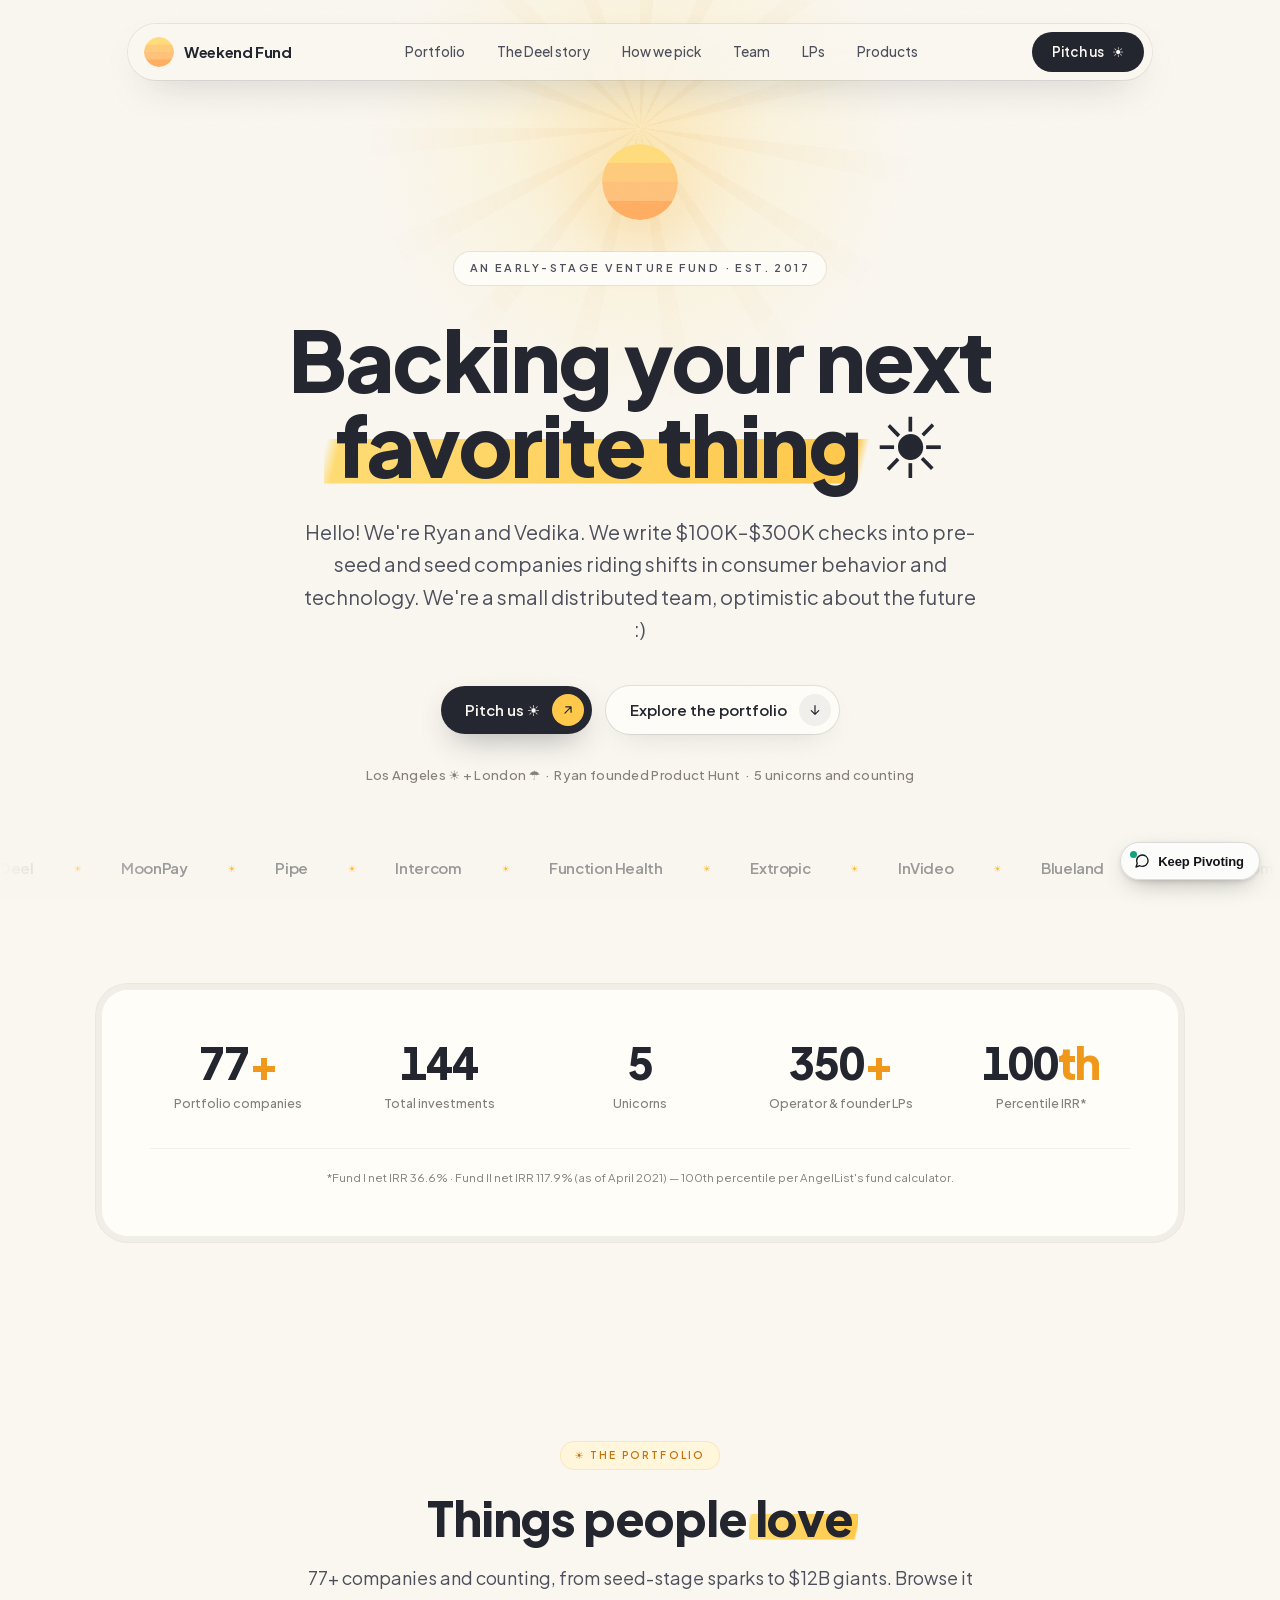
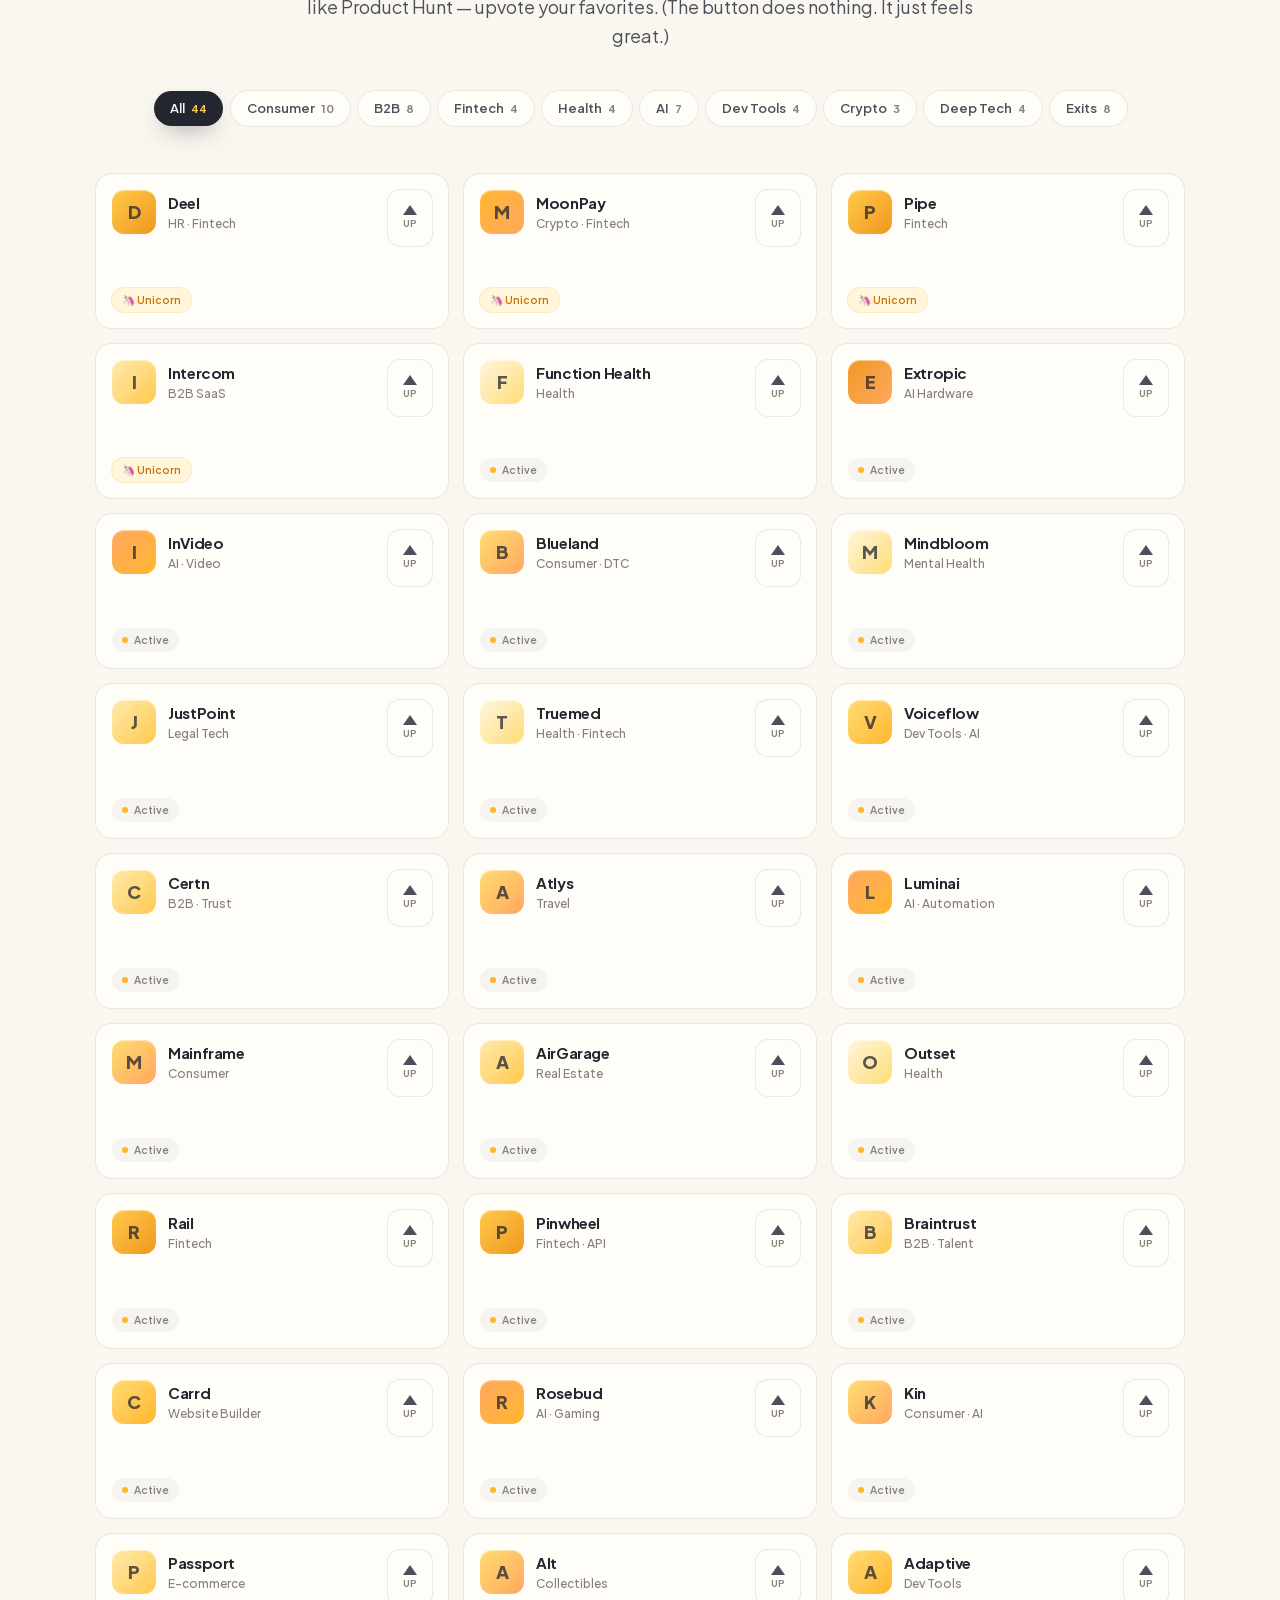
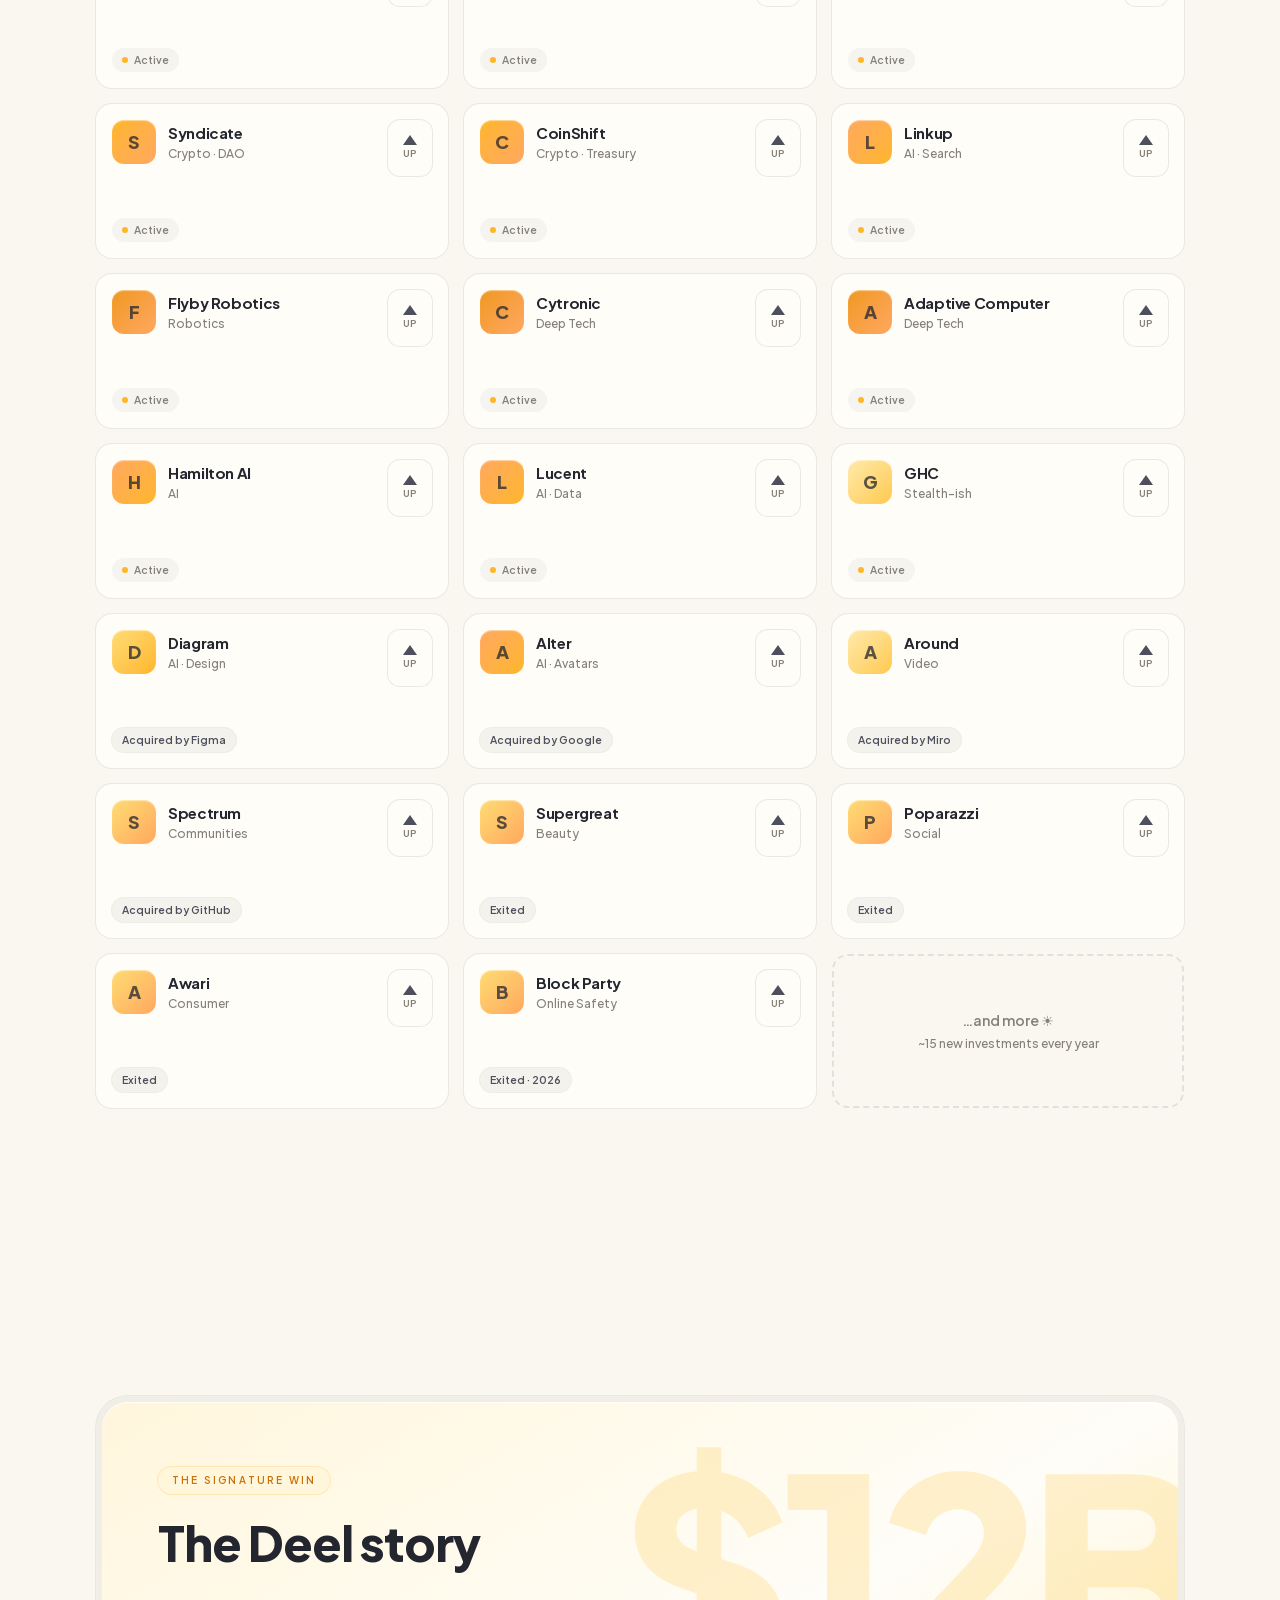
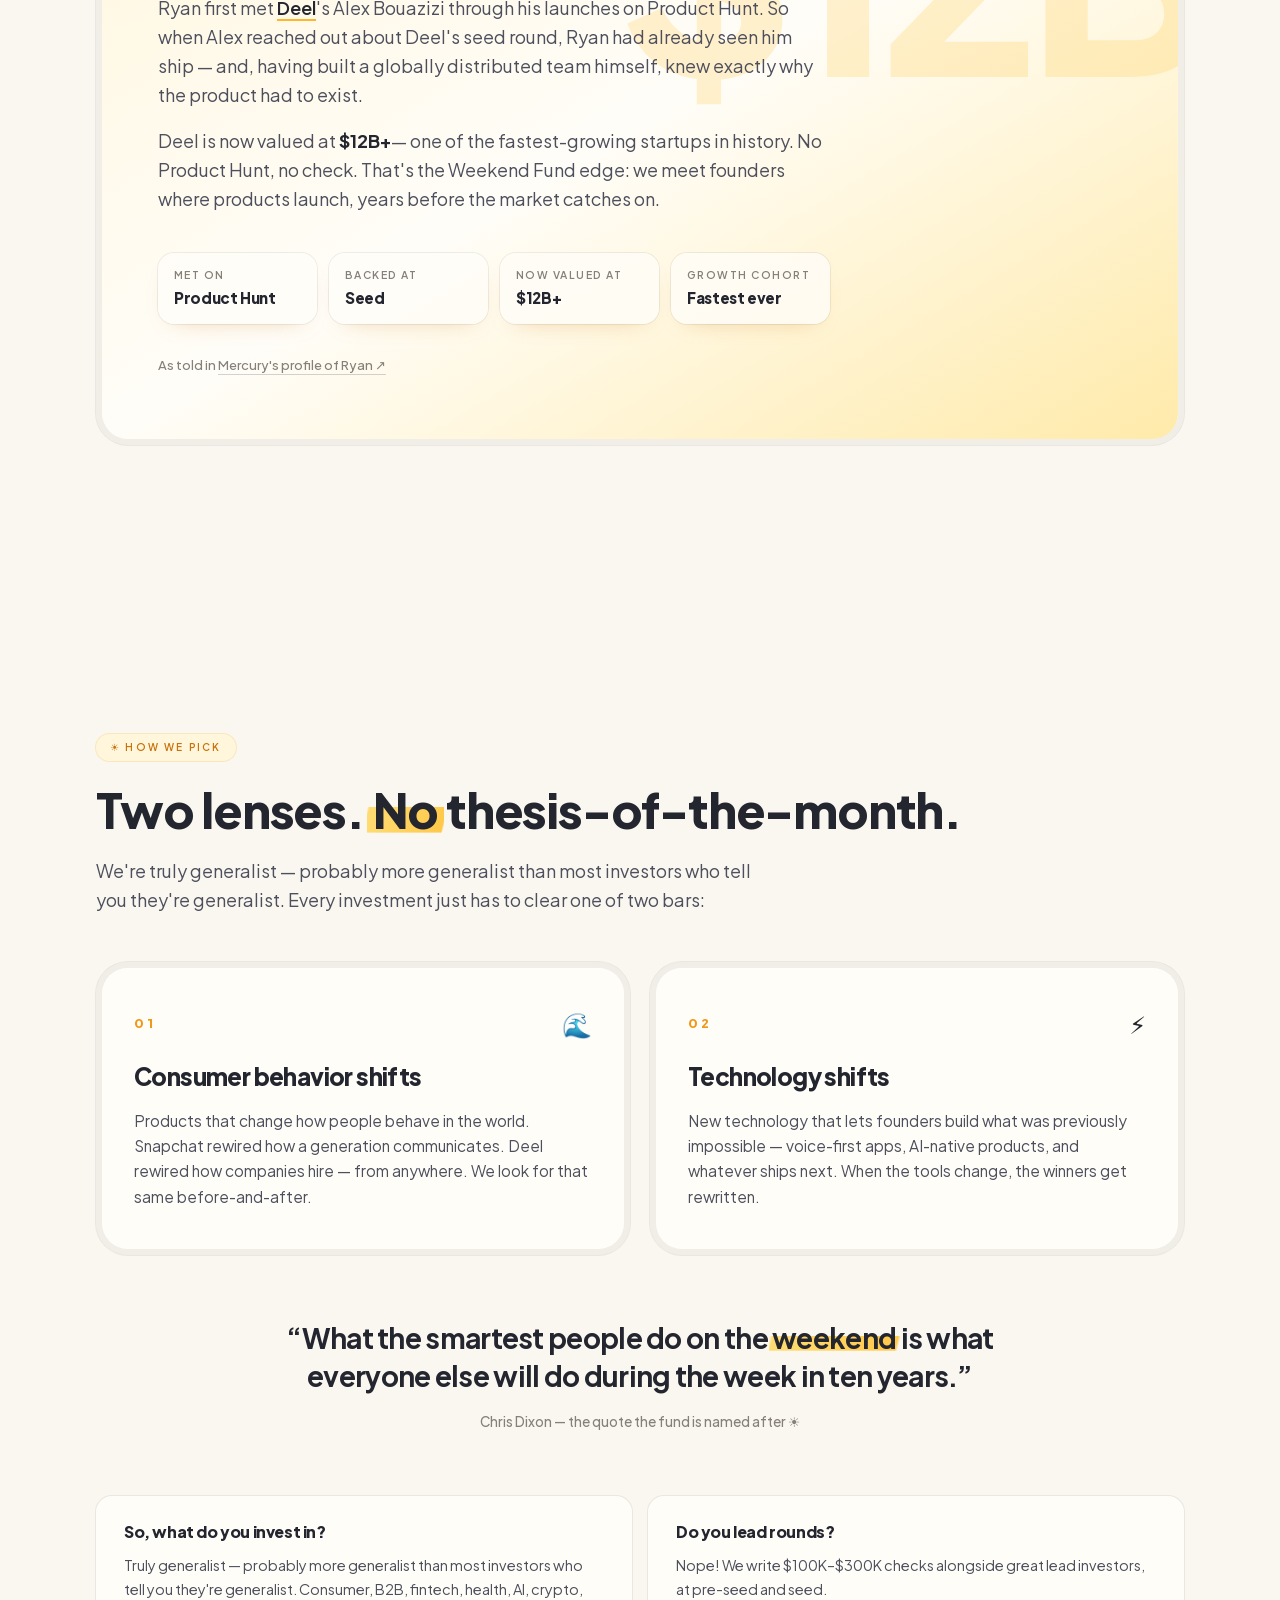
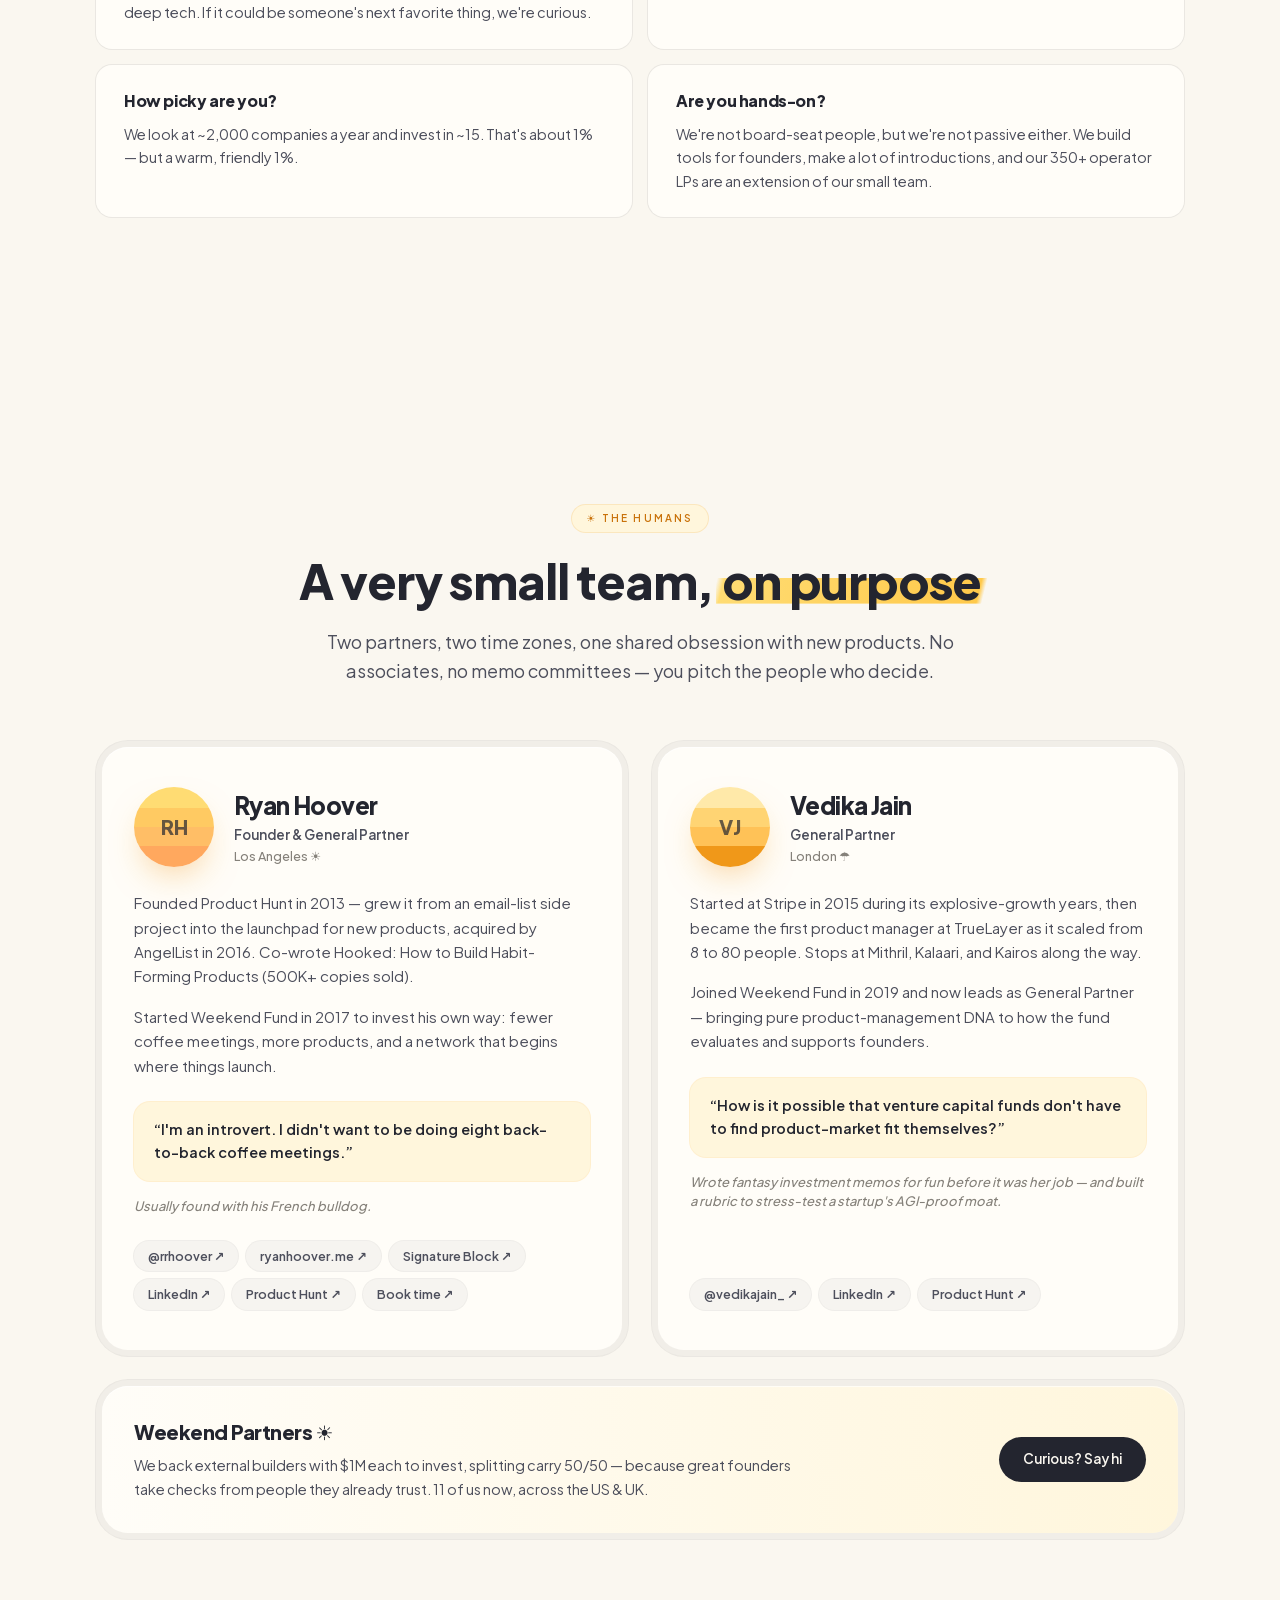
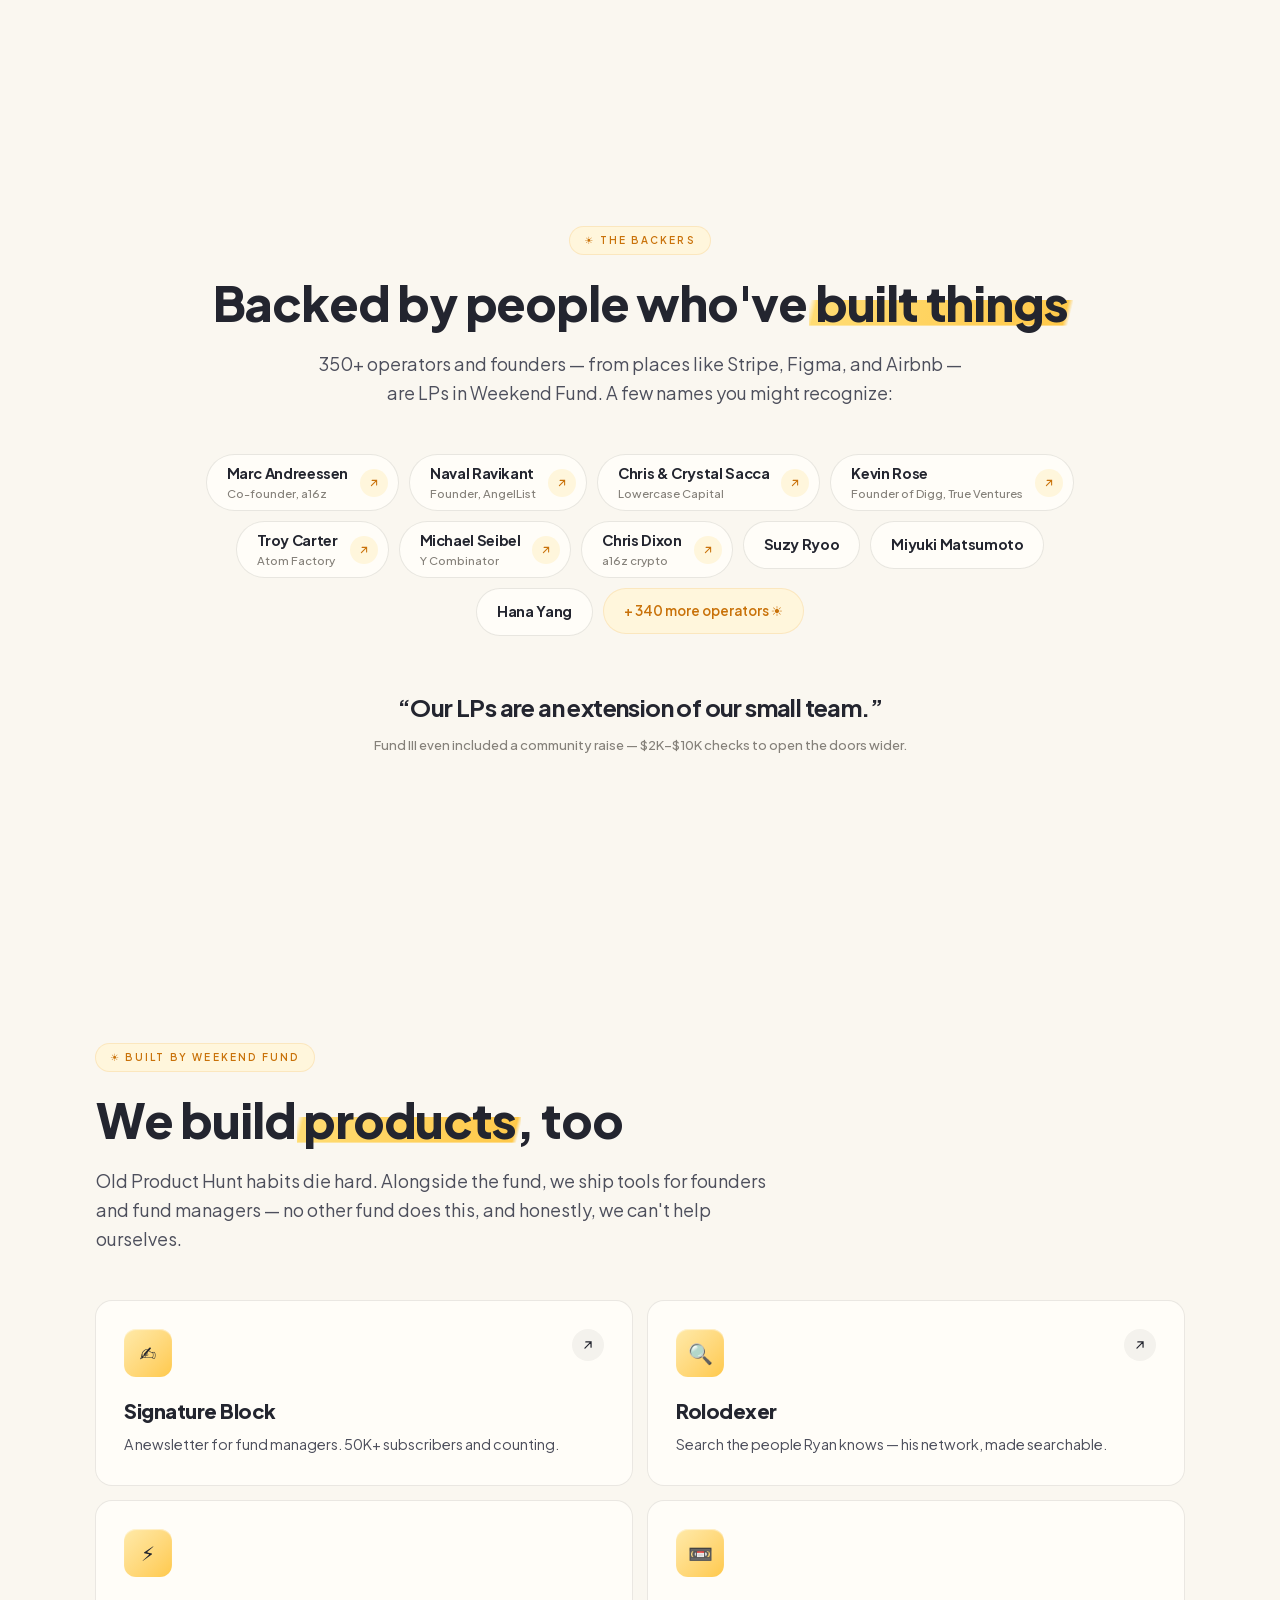
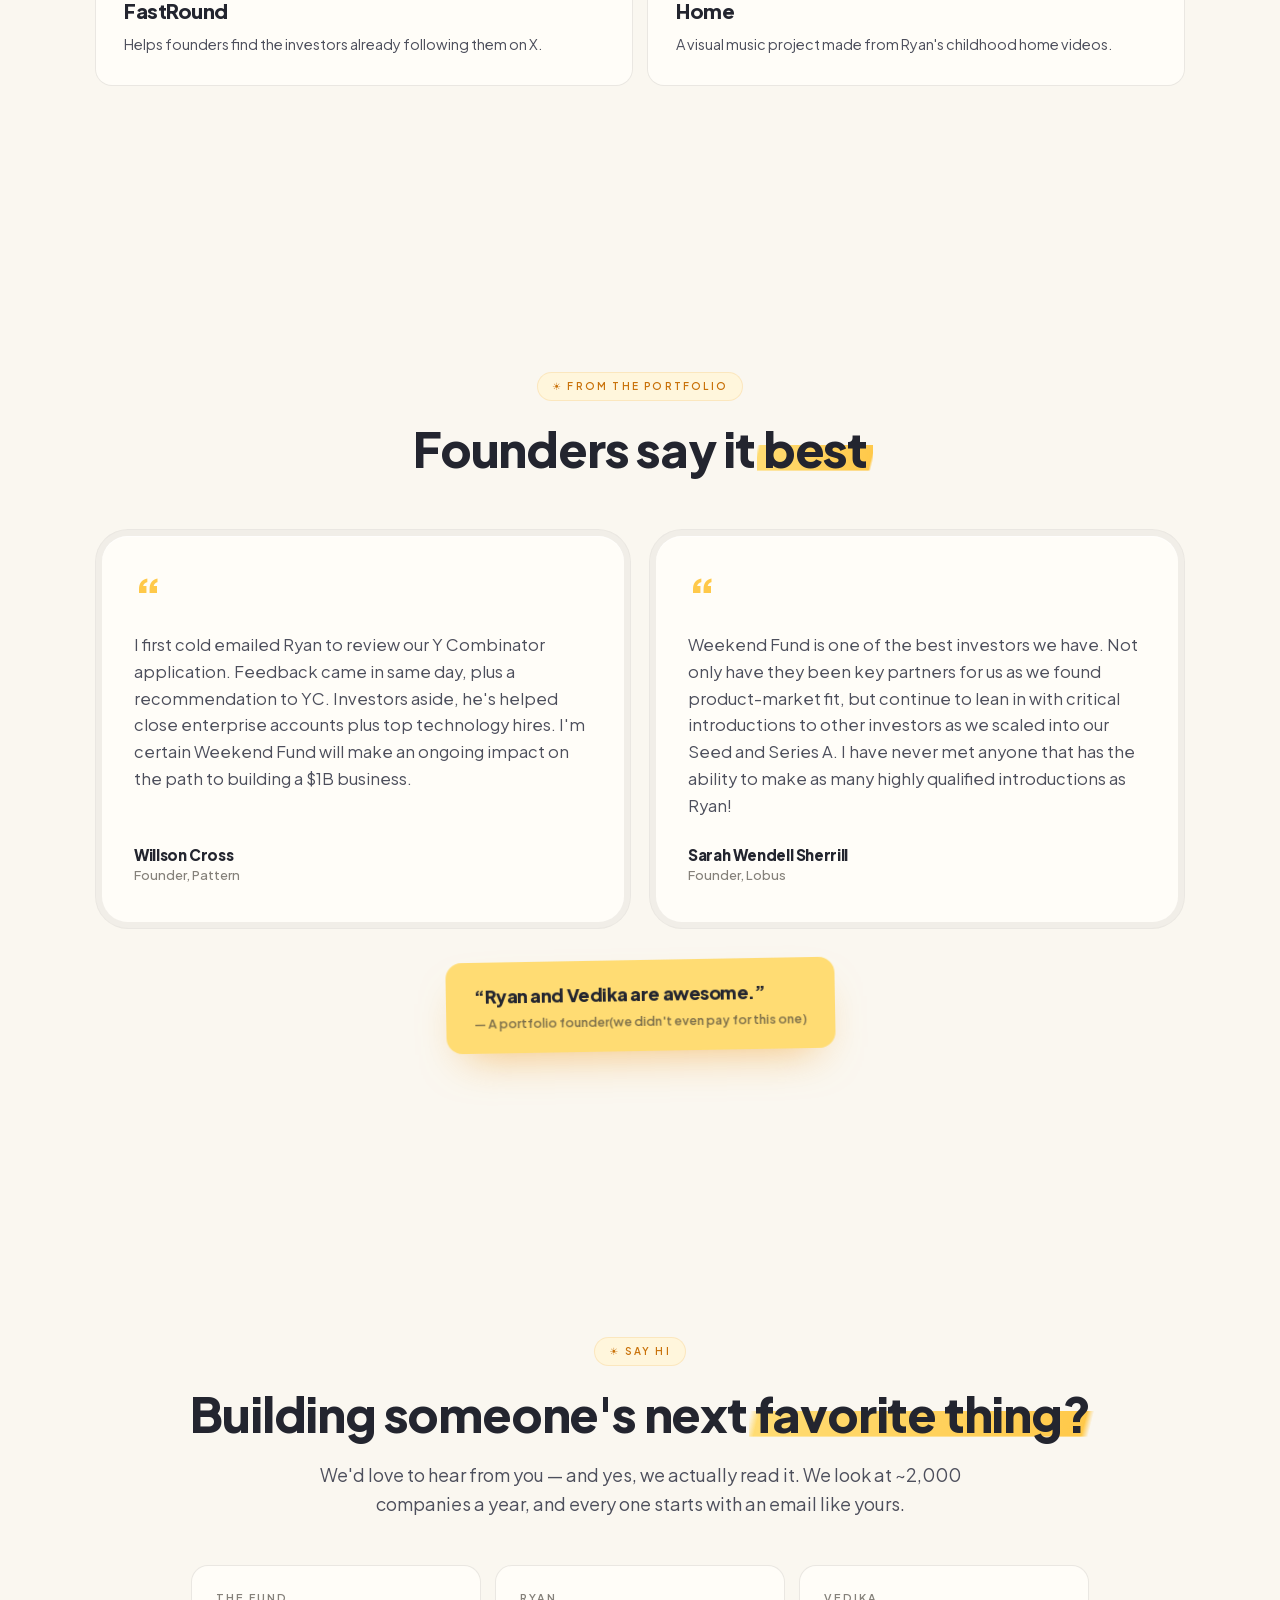
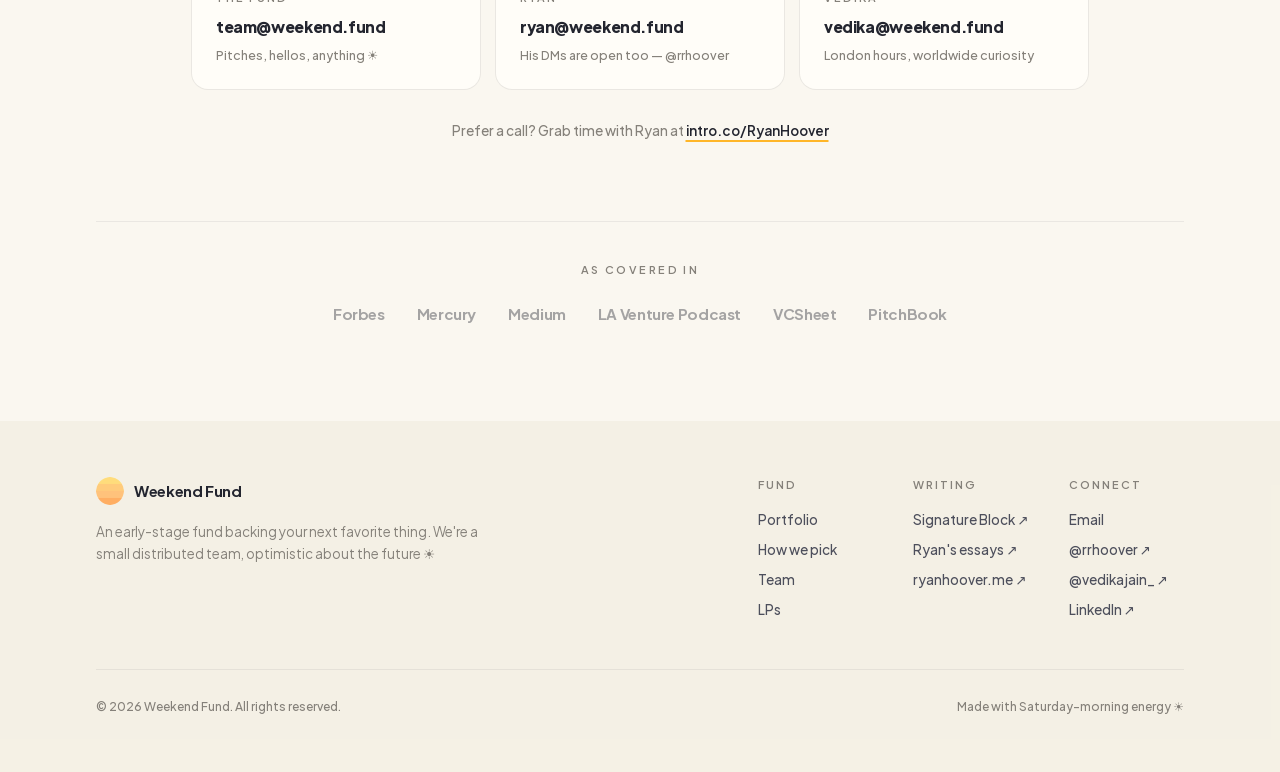
<file: index.html>
<!DOCTYPE html><html lang="en" class="plus_jakarta_sans_e627931b-module__-IWRBq__variable h-full antialiased"><head><meta charSet="utf-8"/><meta name="viewport" content="width=device-width, initial-scale=1"/><link rel="preload" href="/_next/static/media/fba5a26ea33df6a3-s.p.18rizl4rsrl42.woff2" as="font" crossorigin="" type="font/woff2"/><link rel="preload" as="image" href="/sun.png"/><link rel="stylesheet" href="/_next/static/chunks/1nmyc77_0hiws.css" data-precedence="next"/><link rel="preload" as="script" fetchPriority="low" href="/_next/static/chunks/3ll07n217cgxf.js"/><script src="/_next/static/chunks/1nah9wfho0_pb.js" async=""></script><script src="/_next/static/chunks/00ejc8m43vbi0.js" async=""></script><script src="/_next/static/chunks/turbopack-3-9kgw5ghsl92.js" async=""></script><script src="/_next/static/chunks/1d4h-sglyo8ft.js" async=""></script><script src="/_next/static/chunks/3yme4_s7e9gs_.js" async=""></script><script src="/_next/static/chunks/3602fsh9bf4dk.js" async=""></script><meta name="next-size-adjust" content=""/><title>Weekend Fund ☀️ — Backing your next favorite thing</title><meta name="description" content="An early-stage fund backing your next favorite thing. Ryan Hoover (Product Hunt founder) and Vedika Jain write $100K–$300K checks into pre-seed and seed companies — 77+ investments, 5 unicorns, 350+ operator LPs."/><meta property="og:title" content="Weekend Fund ☀️ — Backing your next favorite thing"/><meta property="og:description" content="An early-stage fund by Ryan Hoover and Vedika Jain. $100K–$300K checks at pre-seed and seed. 77+ investments, 5 unicorns, 350+ operator LPs."/><meta property="og:url" content="https://weekend.fund/"/><meta property="og:site_name" content="Weekend Fund"/><meta property="og:type" content="website"/><meta name="twitter:card" content="summary"/><meta name="twitter:title" content="Weekend Fund ☀️ — Backing your next favorite thing"/><meta name="twitter:description" content="An early-stage fund by Ryan Hoover and Vedika Jain. $100K–$300K checks at pre-seed and seed. 77+ investments, 5 unicorns, 350+ operator LPs."/><link rel="icon" href="/icon.png?icon.34ktiq0lr37g7.png" sizes="256x256" type="image/png"/><script src="/_next/static/chunks/0cz1d0mv5g_q7.js" noModule=""></script></head><body class="grain min-h-full flex flex-col"><div hidden=""><!--$--><!--/$--></div><main><header class="fixed inset-x-0 top-0 z-50 flex justify-center px-4 pt-4 md:pt-6 pointer-events-none"><nav class="pointer-events-auto flex w-full max-w-5xl items-center justify-between gap-4 rounded-full bg-cream/75 backdrop-blur-xl ring-1 ring-ink/[0.08] shadow-[0_16px_40px_-20px_rgba(35,37,47,0.35)] py-2 pl-4 pr-2"><a href="#top" class="flex items-center gap-2.5" aria-label="Weekend Fund — back to top"><img alt="Weekend Fund sun logo" width="30" height="30" decoding="async" data-nimg="1" class="rounded-full" style="color:transparent" src="/sun.png"/><span class="text-[15px] font-bold tracking-tight text-ink">Weekend Fund</span></a><div class="hidden lg:flex items-center gap-1"><a href="#portfolio" class="rounded-full px-3.5 py-2 text-[13.5px] font-medium text-ink-soft transition-colors duration-300 hover:text-ink hover:bg-ink/[0.05]">Portfolio</a><a href="#deel" class="rounded-full px-3.5 py-2 text-[13.5px] font-medium text-ink-soft transition-colors duration-300 hover:text-ink hover:bg-ink/[0.05]">The Deel story</a><a href="#how" class="rounded-full px-3.5 py-2 text-[13.5px] font-medium text-ink-soft transition-colors duration-300 hover:text-ink hover:bg-ink/[0.05]">How we pick</a><a href="#team" class="rounded-full px-3.5 py-2 text-[13.5px] font-medium text-ink-soft transition-colors duration-300 hover:text-ink hover:bg-ink/[0.05]">Team</a><a href="#lps" class="rounded-full px-3.5 py-2 text-[13.5px] font-medium text-ink-soft transition-colors duration-300 hover:text-ink hover:bg-ink/[0.05]">LPs</a><a href="#tools" class="rounded-full px-3.5 py-2 text-[13.5px] font-medium text-ink-soft transition-colors duration-300 hover:text-ink hover:bg-ink/[0.05]">Products</a></div><div class="flex items-center gap-2"><a href="mailto:team@weekend.fund" class="group hidden sm:inline-flex items-center gap-2 rounded-full bg-ink px-5 py-2.5 text-[13.5px] font-semibold text-cream transition-all duration-500 ease-[cubic-bezier(0.32,0.72,0,1)] hover:bg-ink/90 active:scale-[0.97]">Pitch us<span class="transition-transform duration-500 ease-[cubic-bezier(0.34,1.56,0.64,1)] group-hover:rotate-12 group-hover:scale-110">☀️</span></a><button aria-label="Open menu" aria-expanded="false" class="lg:hidden relative flex h-10 w-10 items-center justify-center rounded-full bg-ink/[0.05] ring-1 ring-ink/[0.06]"><span class="absolute h-[1.5px] w-4 rounded-full bg-ink transition-all duration-500 ease-[cubic-bezier(0.32,0.72,0,1)] -translate-y-[3.5px]"></span><span class="absolute h-[1.5px] w-4 rounded-full bg-ink transition-all duration-500 ease-[cubic-bezier(0.32,0.72,0,1)] translate-y-[3.5px]"></span></button></div></nav></header><section id="top" class="relative flex min-h-[100dvh] flex-col justify-center overflow-hidden pt-36 pb-10"><div aria-hidden="true" class="absolute -top-56 left-1/2 h-[46rem] w-[46rem] -translate-x-1/2 rounded-full bg-[radial-gradient(closest-side,rgba(255,201,74,0.34),rgba(255,220,115,0.14),transparent_72%)]" style="transform:none"></div><div aria-hidden="true" class="absolute -top-72 left-1/2 -translate-x-1/2 h-[52rem] w-[52rem] animate-ray-spin opacity-[0.05]" style="background:repeating-conic-gradient(from 0deg, #c9720a 0deg 6deg, transparent 6deg 24deg);mask-image:radial-gradient(closest-side, black, transparent 70%);-webkit-mask-image:radial-gradient(closest-side, black, transparent 70%)"></div><div class="relative mx-auto w-full max-w-6xl px-5 md:px-8"><div class="flex flex-col items-center text-center"><div class="flex flex-col items-center" style="opacity:0;filter:blur(6px);transform:translateY(24px)"><div class="mb-8" style="transform:none"><img alt="The Weekend Fund sun" width="76" height="76" decoding="async" data-nimg="1" class="animate-sun-drift rounded-full shadow-[0_24px_60px_-18px_rgba(240,152,25,0.55)]" style="color:transparent" src="/sun.png"/></div><span class="inline-flex items-center gap-2 rounded-full bg-paper ring-1 ring-ink/[0.08] px-4 py-2 text-[11px] font-semibold uppercase tracking-[0.22em] text-ink-soft">An early-stage venture fund · est. 2017</span></div><h1 class="mt-8 max-w-4xl text-[2.75rem] leading-[1.02] sm:text-6xl md:text-7xl lg:text-[5.25rem] font-extrabold tracking-[-0.03em] text-ink" style="opacity:0;filter:blur(8px);transform:translateY(32px)">Backing your next<!-- --> <span class="marker whitespace-nowrap">favorite thing</span> ☀️</h1><p class="mt-7 max-w-2xl text-lg md:text-xl leading-relaxed text-ink-soft" style="opacity:0;filter:blur(6px);transform:translateY(28px)">Hello! We&#x27;re Ryan and Vedika. We write $100K–$300K checks into pre-seed and seed companies riding shifts in consumer behavior and technology. We&#x27;re a small distributed team, optimistic about the future :)</p><div class="mt-10 flex flex-wrap items-center justify-center gap-3.5" style="opacity:0;transform:translateY(24px)"><a href="mailto:team@weekend.fund" class="group inline-flex items-center gap-3 rounded-full py-2 pl-6 pr-2 text-[15px] font-semibold transition-all duration-500 ease-[cubic-bezier(0.32,0.72,0,1)] active:scale-[0.98] bg-ink text-cream hover:bg-ink/90 shadow-[0_12px_32px_-12px_rgba(35,37,47,0.45)]">Pitch us ☀️<span class="flex h-8 w-8 shrink-0 items-center justify-center rounded-full transition-transform duration-500 ease-[cubic-bezier(0.34,1.56,0.64,1)] group-hover:translate-x-0.5 group-hover:-translate-y-0.5 group-hover:scale-105 bg-sun-400 text-ink"><svg viewBox="0 0 16 16" fill="none" class="h-3.5 w-3.5 " aria-hidden="true"><path d="M4.5 11.5 11.5 4.5M5.5 4.5h6v6" stroke="currentColor" stroke-width="1.4" stroke-linecap="round" stroke-linejoin="round"></path></svg></span></a><a href="#portfolio" class="group inline-flex items-center gap-3 rounded-full py-2 pl-6 pr-2 text-[15px] font-semibold transition-all duration-500 ease-[cubic-bezier(0.32,0.72,0,1)] active:scale-[0.98] bg-paper text-ink ring-1 ring-ink/10 hover:ring-ink/20 shadow-[0_10px_30px_-16px_rgba(35,37,47,0.25)]">Explore the portfolio<span class="flex h-8 w-8 shrink-0 items-center justify-center rounded-full transition-transform duration-500 ease-[cubic-bezier(0.34,1.56,0.64,1)] group-hover:translate-x-0.5 group-hover:-translate-y-0.5 group-hover:scale-105 bg-ink/[0.06] text-ink"><svg viewBox="0 0 16 16" fill="none" class="h-3.5 w-3.5 rotate-[135deg]" aria-hidden="true"><path d="M4.5 11.5 11.5 4.5M5.5 4.5h6v6" stroke="currentColor" stroke-width="1.4" stroke-linecap="round" stroke-linejoin="round"></path></svg></span></a></div><p class="mt-8 text-[13px] font-medium tracking-wide text-ink-mute" style="opacity:0">Los Angeles ☀️ + London ☂️  ·  Ryan founded Product Hunt  ·  5 unicorns and counting</p></div></div><div class="relative mt-16 w-full overflow-hidden" style="mask-image:linear-gradient(to right, transparent, black 12%, black 88%, transparent);-webkit-mask-image:linear-gradient(to right, transparent, black 12%, black 88%, transparent);opacity:0"><div class="flex w-max animate-marquee gap-10 whitespace-nowrap py-2"><span class="flex items-center gap-10 text-[15px] font-semibold tracking-tight text-ink/45">Deel<span class="text-[9px] text-sun-500">☀</span></span><span class="flex items-center gap-10 text-[15px] font-semibold tracking-tight text-ink/45">MoonPay<span class="text-[9px] text-sun-500">☀</span></span><span class="flex items-center gap-10 text-[15px] font-semibold tracking-tight text-ink/45">Pipe<span class="text-[9px] text-sun-500">☀</span></span><span class="flex items-center gap-10 text-[15px] font-semibold tracking-tight text-ink/45">Intercom<span class="text-[9px] text-sun-500">☀</span></span><span class="flex items-center gap-10 text-[15px] font-semibold tracking-tight text-ink/45">Function Health<span class="text-[9px] text-sun-500">☀</span></span><span class="flex items-center gap-10 text-[15px] font-semibold tracking-tight text-ink/45">Extropic<span class="text-[9px] text-sun-500">☀</span></span><span class="flex items-center gap-10 text-[15px] font-semibold tracking-tight text-ink/45">InVideo<span class="text-[9px] text-sun-500">☀</span></span><span class="flex items-center gap-10 text-[15px] font-semibold tracking-tight text-ink/45">Blueland<span class="text-[9px] text-sun-500">☀</span></span><span class="flex items-center gap-10 text-[15px] font-semibold tracking-tight text-ink/45">Mindbloom<span class="text-[9px] text-sun-500">☀</span></span><span class="flex items-center gap-10 text-[15px] font-semibold tracking-tight text-ink/45">JustPoint<span class="text-[9px] text-sun-500">☀</span></span><span class="flex items-center gap-10 text-[15px] font-semibold tracking-tight text-ink/45">Truemed<span class="text-[9px] text-sun-500">☀</span></span><span class="flex items-center gap-10 text-[15px] font-semibold tracking-tight text-ink/45">Voiceflow<span class="text-[9px] text-sun-500">☀</span></span><span class="flex items-center gap-10 text-[15px] font-semibold tracking-tight text-ink/45">Certn<span class="text-[9px] text-sun-500">☀</span></span><span class="flex items-center gap-10 text-[15px] font-semibold tracking-tight text-ink/45">Atlys<span class="text-[9px] text-sun-500">☀</span></span><span class="flex items-center gap-10 text-[15px] font-semibold tracking-tight text-ink/45">Luminai<span class="text-[9px] text-sun-500">☀</span></span><span class="flex items-center gap-10 text-[15px] font-semibold tracking-tight text-ink/45">Mainframe<span class="text-[9px] text-sun-500">☀</span></span><span class="flex items-center gap-10 text-[15px] font-semibold tracking-tight text-ink/45">AirGarage<span class="text-[9px] text-sun-500">☀</span></span><span class="flex items-center gap-10 text-[15px] font-semibold tracking-tight text-ink/45">Outset<span class="text-[9px] text-sun-500">☀</span></span><span class="flex items-center gap-10 text-[15px] font-semibold tracking-tight text-ink/45">Rail<span class="text-[9px] text-sun-500">☀</span></span><span class="flex items-center gap-10 text-[15px] font-semibold tracking-tight text-ink/45">Pinwheel<span class="text-[9px] text-sun-500">☀</span></span><span class="flex items-center gap-10 text-[15px] font-semibold tracking-tight text-ink/45">Braintrust<span class="text-[9px] text-sun-500">☀</span></span><span class="flex items-center gap-10 text-[15px] font-semibold tracking-tight text-ink/45">Carrd<span class="text-[9px] text-sun-500">☀</span></span><span class="flex items-center gap-10 text-[15px] font-semibold tracking-tight text-ink/45">Rosebud<span class="text-[9px] text-sun-500">☀</span></span><span class="flex items-center gap-10 text-[15px] font-semibold tracking-tight text-ink/45">Kin<span class="text-[9px] text-sun-500">☀</span></span><span class="flex items-center gap-10 text-[15px] font-semibold tracking-tight text-ink/45">Passport<span class="text-[9px] text-sun-500">☀</span></span><span class="flex items-center gap-10 text-[15px] font-semibold tracking-tight text-ink/45">Alt<span class="text-[9px] text-sun-500">☀</span></span><span class="flex items-center gap-10 text-[15px] font-semibold tracking-tight text-ink/45">Adaptive<span class="text-[9px] text-sun-500">☀</span></span><span class="flex items-center gap-10 text-[15px] font-semibold tracking-tight text-ink/45">Syndicate<span class="text-[9px] text-sun-500">☀</span></span><span class="flex items-center gap-10 text-[15px] font-semibold tracking-tight text-ink/45">CoinShift<span class="text-[9px] text-sun-500">☀</span></span><span class="flex items-center gap-10 text-[15px] font-semibold tracking-tight text-ink/45">Linkup<span class="text-[9px] text-sun-500">☀</span></span><span class="flex items-center gap-10 text-[15px] font-semibold tracking-tight text-ink/45">Diagram<span class="text-[9px] text-sun-500">☀</span></span><span class="flex items-center gap-10 text-[15px] font-semibold tracking-tight text-ink/45">Deel<span class="text-[9px] text-sun-500">☀</span></span><span class="flex items-center gap-10 text-[15px] font-semibold tracking-tight text-ink/45">MoonPay<span class="text-[9px] text-sun-500">☀</span></span><span class="flex items-center gap-10 text-[15px] font-semibold tracking-tight text-ink/45">Pipe<span class="text-[9px] text-sun-500">☀</span></span><span class="flex items-center gap-10 text-[15px] font-semibold tracking-tight text-ink/45">Intercom<span class="text-[9px] text-sun-500">☀</span></span><span class="flex items-center gap-10 text-[15px] font-semibold tracking-tight text-ink/45">Function Health<span class="text-[9px] text-sun-500">☀</span></span><span class="flex items-center gap-10 text-[15px] font-semibold tracking-tight text-ink/45">Extropic<span class="text-[9px] text-sun-500">☀</span></span><span class="flex items-center gap-10 text-[15px] font-semibold tracking-tight text-ink/45">InVideo<span class="text-[9px] text-sun-500">☀</span></span><span class="flex items-center gap-10 text-[15px] font-semibold tracking-tight text-ink/45">Blueland<span class="text-[9px] text-sun-500">☀</span></span><span class="flex items-center gap-10 text-[15px] font-semibold tracking-tight text-ink/45">Mindbloom<span class="text-[9px] text-sun-500">☀</span></span><span class="flex items-center gap-10 text-[15px] font-semibold tracking-tight text-ink/45">JustPoint<span class="text-[9px] text-sun-500">☀</span></span><span class="flex items-center gap-10 text-[15px] font-semibold tracking-tight text-ink/45">Truemed<span class="text-[9px] text-sun-500">☀</span></span><span class="flex items-center gap-10 text-[15px] font-semibold tracking-tight text-ink/45">Voiceflow<span class="text-[9px] text-sun-500">☀</span></span><span class="flex items-center gap-10 text-[15px] font-semibold tracking-tight text-ink/45">Certn<span class="text-[9px] text-sun-500">☀</span></span><span class="flex items-center gap-10 text-[15px] font-semibold tracking-tight text-ink/45">Atlys<span class="text-[9px] text-sun-500">☀</span></span><span class="flex items-center gap-10 text-[15px] font-semibold tracking-tight text-ink/45">Luminai<span class="text-[9px] text-sun-500">☀</span></span><span class="flex items-center gap-10 text-[15px] font-semibold tracking-tight text-ink/45">Mainframe<span class="text-[9px] text-sun-500">☀</span></span><span class="flex items-center gap-10 text-[15px] font-semibold tracking-tight text-ink/45">AirGarage<span class="text-[9px] text-sun-500">☀</span></span><span class="flex items-center gap-10 text-[15px] font-semibold tracking-tight text-ink/45">Outset<span class="text-[9px] text-sun-500">☀</span></span><span class="flex items-center gap-10 text-[15px] font-semibold tracking-tight text-ink/45">Rail<span class="text-[9px] text-sun-500">☀</span></span><span class="flex items-center gap-10 text-[15px] font-semibold tracking-tight text-ink/45">Pinwheel<span class="text-[9px] text-sun-500">☀</span></span><span class="flex items-center gap-10 text-[15px] font-semibold tracking-tight text-ink/45">Braintrust<span class="text-[9px] text-sun-500">☀</span></span><span class="flex items-center gap-10 text-[15px] font-semibold tracking-tight text-ink/45">Carrd<span class="text-[9px] text-sun-500">☀</span></span><span class="flex items-center gap-10 text-[15px] font-semibold tracking-tight text-ink/45">Rosebud<span class="text-[9px] text-sun-500">☀</span></span><span class="flex items-center gap-10 text-[15px] font-semibold tracking-tight text-ink/45">Kin<span class="text-[9px] text-sun-500">☀</span></span><span class="flex items-center gap-10 text-[15px] font-semibold tracking-tight text-ink/45">Passport<span class="text-[9px] text-sun-500">☀</span></span><span class="flex items-center gap-10 text-[15px] font-semibold tracking-tight text-ink/45">Alt<span class="text-[9px] text-sun-500">☀</span></span><span class="flex items-center gap-10 text-[15px] font-semibold tracking-tight text-ink/45">Adaptive<span class="text-[9px] text-sun-500">☀</span></span><span class="flex items-center gap-10 text-[15px] font-semibold tracking-tight text-ink/45">Syndicate<span class="text-[9px] text-sun-500">☀</span></span><span class="flex items-center gap-10 text-[15px] font-semibold tracking-tight text-ink/45">CoinShift<span class="text-[9px] text-sun-500">☀</span></span><span class="flex items-center gap-10 text-[15px] font-semibold tracking-tight text-ink/45">Linkup<span class="text-[9px] text-sun-500">☀</span></span><span class="flex items-center gap-10 text-[15px] font-semibold tracking-tight text-ink/45">Diagram<span class="text-[9px] text-sun-500">☀</span></span></div></div></section><section class="relative py-10 md:py-14"><div class="mx-auto max-w-6xl px-5 md:px-8"><div style="opacity:0;filter:blur(6px);transform:translateY(28px)"><div class="rounded-[2rem] bg-ink/[0.04] ring-1 ring-ink/[0.07] p-1.5 "><div class="rounded-[calc(2rem-0.375rem)] shadow-[inset_0_1px_1px_rgba(255,255,255,0.7)] bg-paper px-6 py-10 md:px-12 md:py-12"><dl class="grid grid-cols-2 gap-x-6 gap-y-10 md:grid-cols-5"><div class="flex flex-col items-center text-center"><dd class="text-4xl md:text-[2.75rem] font-extrabold tracking-tight text-ink"><span class="tabular-nums">77<span class="text-sun-600">+</span></span></dd><dt class="mt-2 text-[12.5px] font-medium leading-snug text-ink-mute">Portfolio companies</dt></div><div class="flex flex-col items-center text-center"><dd class="text-4xl md:text-[2.75rem] font-extrabold tracking-tight text-ink"><span class="tabular-nums">144<span class="text-sun-600"></span></span></dd><dt class="mt-2 text-[12.5px] font-medium leading-snug text-ink-mute">Total investments</dt></div><div class="flex flex-col items-center text-center"><dd class="text-4xl md:text-[2.75rem] font-extrabold tracking-tight text-ink"><span class="tabular-nums">5<span class="text-sun-600"></span></span></dd><dt class="mt-2 text-[12.5px] font-medium leading-snug text-ink-mute">Unicorns</dt></div><div class="flex flex-col items-center text-center"><dd class="text-4xl md:text-[2.75rem] font-extrabold tracking-tight text-ink"><span class="tabular-nums">350<span class="text-sun-600">+</span></span></dd><dt class="mt-2 text-[12.5px] font-medium leading-snug text-ink-mute">Operator &amp; founder LPs</dt></div><div class="flex flex-col items-center text-center"><dd class="text-4xl md:text-[2.75rem] font-extrabold tracking-tight text-ink"><span class="tabular-nums">100<span class="text-sun-600">th</span></span></dd><dt class="mt-2 text-[12.5px] font-medium leading-snug text-ink-mute">Percentile IRR*</dt></div></dl><p class="mt-9 border-t border-ink/[0.06] pt-5 text-center text-[11.5px] leading-relaxed text-ink-mute">*Fund I net IRR 36.6% · Fund II net IRR 117.9% (as of April 2021) — 100th percentile per AngelList&#x27;s fund calculator.</p></div></div></div></div></section><section id="portfolio" class="relative py-24 md:py-36 scroll-mt-16"><div class="mx-auto max-w-6xl px-5 md:px-8"><div style="opacity:0;filter:blur(6px);transform:translateY(28px)"><div class="text-center flex flex-col items-center"><span class="inline-flex items-center gap-1.5 rounded-full bg-sun-100 ring-1 ring-sun-500/25 px-3.5 py-1.5 text-[10px] font-semibold uppercase tracking-[0.22em] text-sun-700">☀️ The portfolio</span><h2 class="mt-6 text-4xl md:text-5xl font-extrabold tracking-tight text-ink leading-[1.05]">Things people <span class="marker">love</span></h2><p class="mt-5 text-lg leading-relaxed text-ink-soft max-w-2xl mx-auto">77+ companies and counting, from seed-stage sparks to $12B giants. Browse it like Product Hunt — upvote your favorites. (The button does nothing. It just feels great.)</p></div></div><div style="opacity:0;filter:blur(6px);transform:translateY(28px)"><div class="mt-10 flex flex-wrap justify-center gap-2"><button class="rounded-full px-4 py-2 text-[13px] font-semibold transition-all duration-400 ease-[cubic-bezier(0.32,0.72,0,1)] active:scale-[0.96] bg-ink text-cream shadow-[0_10px_24px_-10px_rgba(35,37,47,0.5)]">All<span class="ml-1.5 text-[11px] font-bold text-sun-400">44</span></button><button class="rounded-full px-4 py-2 text-[13px] font-semibold transition-all duration-400 ease-[cubic-bezier(0.32,0.72,0,1)] active:scale-[0.96] bg-paper text-ink-soft ring-1 ring-ink/[0.08] hover:ring-ink/20 hover:text-ink">Consumer<span class="ml-1.5 text-[11px] font-bold text-ink-mute">10</span></button><button class="rounded-full px-4 py-2 text-[13px] font-semibold transition-all duration-400 ease-[cubic-bezier(0.32,0.72,0,1)] active:scale-[0.96] bg-paper text-ink-soft ring-1 ring-ink/[0.08] hover:ring-ink/20 hover:text-ink">B2B<span class="ml-1.5 text-[11px] font-bold text-ink-mute">8</span></button><button class="rounded-full px-4 py-2 text-[13px] font-semibold transition-all duration-400 ease-[cubic-bezier(0.32,0.72,0,1)] active:scale-[0.96] bg-paper text-ink-soft ring-1 ring-ink/[0.08] hover:ring-ink/20 hover:text-ink">Fintech<span class="ml-1.5 text-[11px] font-bold text-ink-mute">4</span></button><button class="rounded-full px-4 py-2 text-[13px] font-semibold transition-all duration-400 ease-[cubic-bezier(0.32,0.72,0,1)] active:scale-[0.96] bg-paper text-ink-soft ring-1 ring-ink/[0.08] hover:ring-ink/20 hover:text-ink">Health<span class="ml-1.5 text-[11px] font-bold text-ink-mute">4</span></button><button class="rounded-full px-4 py-2 text-[13px] font-semibold transition-all duration-400 ease-[cubic-bezier(0.32,0.72,0,1)] active:scale-[0.96] bg-paper text-ink-soft ring-1 ring-ink/[0.08] hover:ring-ink/20 hover:text-ink">AI<span class="ml-1.5 text-[11px] font-bold text-ink-mute">7</span></button><button class="rounded-full px-4 py-2 text-[13px] font-semibold transition-all duration-400 ease-[cubic-bezier(0.32,0.72,0,1)] active:scale-[0.96] bg-paper text-ink-soft ring-1 ring-ink/[0.08] hover:ring-ink/20 hover:text-ink">Dev Tools<span class="ml-1.5 text-[11px] font-bold text-ink-mute">4</span></button><button class="rounded-full px-4 py-2 text-[13px] font-semibold transition-all duration-400 ease-[cubic-bezier(0.32,0.72,0,1)] active:scale-[0.96] bg-paper text-ink-soft ring-1 ring-ink/[0.08] hover:ring-ink/20 hover:text-ink">Crypto<span class="ml-1.5 text-[11px] font-bold text-ink-mute">3</span></button><button class="rounded-full px-4 py-2 text-[13px] font-semibold transition-all duration-400 ease-[cubic-bezier(0.32,0.72,0,1)] active:scale-[0.96] bg-paper text-ink-soft ring-1 ring-ink/[0.08] hover:ring-ink/20 hover:text-ink">Deep Tech<span class="ml-1.5 text-[11px] font-bold text-ink-mute">4</span></button><button class="rounded-full px-4 py-2 text-[13px] font-semibold transition-all duration-400 ease-[cubic-bezier(0.32,0.72,0,1)] active:scale-[0.96] bg-paper text-ink-soft ring-1 ring-ink/[0.08] hover:ring-ink/20 hover:text-ink">Exits<span class="ml-1.5 text-[11px] font-bold text-ink-mute">8</span></button></div></div><div class="mt-12 grid grid-cols-1 gap-4 sm:grid-cols-2 lg:grid-cols-3"><div style="opacity:0;transform:translateY(16px) scale(0.94)"><div class="group relative flex h-full flex-col rounded-2xl bg-paper ring-1 ring-ink/[0.07] p-4 transition-all duration-500 ease-[cubic-bezier(0.32,0.72,0,1)] hover:-translate-y-1 hover:ring-sun-500/40 hover:shadow-[0_24px_48px_-24px_rgba(201,114,10,0.35)]"><a href="https://www.deel.com/" target="_blank" rel="noopener noreferrer" aria-label="Visit Deel" class="absolute inset-0 rounded-2xl"></a><div class="flex items-start gap-3"><div class="flex h-11 w-11 shrink-0 items-center justify-center rounded-xl bg-gradient-to-br from-sun-400 to-sun-600 text-lg font-extrabold text-ink/75 shadow-[inset_0_1px_1px_rgba(255,255,255,0.5)]">D</div><div class="min-w-0 flex-1 pt-0.5"><p class="flex items-center gap-1.5 truncate text-[15px] font-bold tracking-tight text-ink">Deel<svg viewBox="0 0 16 16" fill="none" class="h-3 w-3 shrink-0 text-ink-mute opacity-0 transition-all duration-400 group-hover:opacity-100 group-hover:translate-x-0.5" aria-hidden="true"><path d="M4.5 11.5 11.5 4.5M5.5 4.5h6v6" stroke="currentColor" stroke-width="1.4" stroke-linecap="round"></path></svg></p><p class="truncate text-[12px] font-medium text-ink-mute">HR · Fintech</p></div><button aria-label="Upvote" aria-pressed="false" class="relative z-10 flex h-14 w-11 shrink-0 flex-col items-center justify-center gap-0.5 rounded-xl ring-1 transition-all duration-400 ease-[cubic-bezier(0.34,1.56,0.64,1)] bg-paper ring-ink/[0.09] hover:ring-sun-500/50 hover:-translate-y-0.5" tabindex="0"><svg viewBox="0 0 14 10" class="h-2.5 w-3.5 transition-transform duration-400 ease-[cubic-bezier(0.34,1.56,0.64,1)] text-ink-soft" fill="currentColor" aria-hidden="true"><path d="M7 0l7 10H0L7 0z"></path></svg><span class="text-[9px] font-bold text-ink-mute">UP</span></button></div><div class="relative mt-3.5 h-[3.25rem]"><p class="absolute inset-0 text-[13px] leading-snug text-ink-soft opacity-0 transition-opacity duration-400 group-hover:opacity-100 [@media(hover:none)]:opacity-100">Global payroll and compliance for distributed teams.<span class="mt-1 block text-[11.5px] font-semibold text-sun-700">$12B+ · backed at seed</span></p><div class="absolute inset-x-0 bottom-0 flex items-center gap-2 opacity-100 transition-opacity duration-400 group-hover:opacity-0 [@media(hover:none)]:opacity-0"><span class="inline-flex items-center gap-1 rounded-full bg-sun-100 ring-1 ring-sun-500/30 px-2.5 py-1 text-[10.5px] font-semibold text-sun-700">🦄 Unicorn</span></div></div></div></div><div style="opacity:0;transform:translateY(16px) scale(0.94)"><div class="group relative flex h-full flex-col rounded-2xl bg-paper ring-1 ring-ink/[0.07] p-4 transition-all duration-500 ease-[cubic-bezier(0.32,0.72,0,1)] hover:-translate-y-1 hover:ring-sun-500/40 hover:shadow-[0_24px_48px_-24px_rgba(201,114,10,0.35)]"><a href="https://www.moonpay.com/" target="_blank" rel="noopener noreferrer" aria-label="Visit MoonPay" class="absolute inset-0 rounded-2xl"></a><div class="flex items-start gap-3"><div class="flex h-11 w-11 shrink-0 items-center justify-center rounded-xl bg-gradient-to-br from-sun-500 to-peach text-lg font-extrabold text-ink/75 shadow-[inset_0_1px_1px_rgba(255,255,255,0.5)]">M</div><div class="min-w-0 flex-1 pt-0.5"><p class="flex items-center gap-1.5 truncate text-[15px] font-bold tracking-tight text-ink">MoonPay<svg viewBox="0 0 16 16" fill="none" class="h-3 w-3 shrink-0 text-ink-mute opacity-0 transition-all duration-400 group-hover:opacity-100 group-hover:translate-x-0.5" aria-hidden="true"><path d="M4.5 11.5 11.5 4.5M5.5 4.5h6v6" stroke="currentColor" stroke-width="1.4" stroke-linecap="round"></path></svg></p><p class="truncate text-[12px] font-medium text-ink-mute">Crypto · Fintech</p></div><button aria-label="Upvote" aria-pressed="false" class="relative z-10 flex h-14 w-11 shrink-0 flex-col items-center justify-center gap-0.5 rounded-xl ring-1 transition-all duration-400 ease-[cubic-bezier(0.34,1.56,0.64,1)] bg-paper ring-ink/[0.09] hover:ring-sun-500/50 hover:-translate-y-0.5" tabindex="0"><svg viewBox="0 0 14 10" class="h-2.5 w-3.5 transition-transform duration-400 ease-[cubic-bezier(0.34,1.56,0.64,1)] text-ink-soft" fill="currentColor" aria-hidden="true"><path d="M7 0l7 10H0L7 0z"></path></svg><span class="text-[9px] font-bold text-ink-mute">UP</span></button></div><div class="relative mt-3.5 h-[3.25rem]"><p class="absolute inset-0 text-[13px] leading-snug text-ink-soft opacity-0 transition-opacity duration-400 group-hover:opacity-100 [@media(hover:none)]:opacity-100">Payments infrastructure connecting fiat and crypto.</p><div class="absolute inset-x-0 bottom-0 flex items-center gap-2 opacity-100 transition-opacity duration-400 group-hover:opacity-0 [@media(hover:none)]:opacity-0"><span class="inline-flex items-center gap-1 rounded-full bg-sun-100 ring-1 ring-sun-500/30 px-2.5 py-1 text-[10.5px] font-semibold text-sun-700">🦄 Unicorn</span></div></div></div></div><div style="opacity:0;transform:translateY(16px) scale(0.94)"><div class="group relative flex h-full flex-col rounded-2xl bg-paper ring-1 ring-ink/[0.07] p-4 transition-all duration-500 ease-[cubic-bezier(0.32,0.72,0,1)] hover:-translate-y-1 hover:ring-sun-500/40 hover:shadow-[0_24px_48px_-24px_rgba(201,114,10,0.35)]"><a href="https://pipe.com/" target="_blank" rel="noopener noreferrer" aria-label="Visit Pipe" class="absolute inset-0 rounded-2xl"></a><div class="flex items-start gap-3"><div class="flex h-11 w-11 shrink-0 items-center justify-center rounded-xl bg-gradient-to-br from-sun-400 to-sun-600 text-lg font-extrabold text-ink/75 shadow-[inset_0_1px_1px_rgba(255,255,255,0.5)]">P</div><div class="min-w-0 flex-1 pt-0.5"><p class="flex items-center gap-1.5 truncate text-[15px] font-bold tracking-tight text-ink">Pipe<svg viewBox="0 0 16 16" fill="none" class="h-3 w-3 shrink-0 text-ink-mute opacity-0 transition-all duration-400 group-hover:opacity-100 group-hover:translate-x-0.5" aria-hidden="true"><path d="M4.5 11.5 11.5 4.5M5.5 4.5h6v6" stroke="currentColor" stroke-width="1.4" stroke-linecap="round"></path></svg></p><p class="truncate text-[12px] font-medium text-ink-mute">Fintech</p></div><button aria-label="Upvote" aria-pressed="false" class="relative z-10 flex h-14 w-11 shrink-0 flex-col items-center justify-center gap-0.5 rounded-xl ring-1 transition-all duration-400 ease-[cubic-bezier(0.34,1.56,0.64,1)] bg-paper ring-ink/[0.09] hover:ring-sun-500/50 hover:-translate-y-0.5" tabindex="0"><svg viewBox="0 0 14 10" class="h-2.5 w-3.5 transition-transform duration-400 ease-[cubic-bezier(0.34,1.56,0.64,1)] text-ink-soft" fill="currentColor" aria-hidden="true"><path d="M7 0l7 10H0L7 0z"></path></svg><span class="text-[9px] font-bold text-ink-mute">UP</span></button></div><div class="relative mt-3.5 h-[3.25rem]"><p class="absolute inset-0 text-[13px] leading-snug text-ink-soft opacity-0 transition-opacity duration-400 group-hover:opacity-100 [@media(hover:none)]:opacity-100">Turns recurring revenue into up-front capital.</p><div class="absolute inset-x-0 bottom-0 flex items-center gap-2 opacity-100 transition-opacity duration-400 group-hover:opacity-0 [@media(hover:none)]:opacity-0"><span class="inline-flex items-center gap-1 rounded-full bg-sun-100 ring-1 ring-sun-500/30 px-2.5 py-1 text-[10.5px] font-semibold text-sun-700">🦄 Unicorn</span></div></div></div></div><div style="opacity:0;transform:translateY(16px) scale(0.94)"><div class="group relative flex h-full flex-col rounded-2xl bg-paper ring-1 ring-ink/[0.07] p-4 transition-all duration-500 ease-[cubic-bezier(0.32,0.72,0,1)] hover:-translate-y-1 hover:ring-sun-500/40 hover:shadow-[0_24px_48px_-24px_rgba(201,114,10,0.35)]"><a href="https://www.intercom.com/" target="_blank" rel="noopener noreferrer" aria-label="Visit Intercom" class="absolute inset-0 rounded-2xl"></a><div class="flex items-start gap-3"><div class="flex h-11 w-11 shrink-0 items-center justify-center rounded-xl bg-gradient-to-br from-sun-200 to-sun-400 text-lg font-extrabold text-ink/75 shadow-[inset_0_1px_1px_rgba(255,255,255,0.5)]">I</div><div class="min-w-0 flex-1 pt-0.5"><p class="flex items-center gap-1.5 truncate text-[15px] font-bold tracking-tight text-ink">Intercom<svg viewBox="0 0 16 16" fill="none" class="h-3 w-3 shrink-0 text-ink-mute opacity-0 transition-all duration-400 group-hover:opacity-100 group-hover:translate-x-0.5" aria-hidden="true"><path d="M4.5 11.5 11.5 4.5M5.5 4.5h6v6" stroke="currentColor" stroke-width="1.4" stroke-linecap="round"></path></svg></p><p class="truncate text-[12px] font-medium text-ink-mute">B2B SaaS</p></div><button aria-label="Upvote" aria-pressed="false" class="relative z-10 flex h-14 w-11 shrink-0 flex-col items-center justify-center gap-0.5 rounded-xl ring-1 transition-all duration-400 ease-[cubic-bezier(0.34,1.56,0.64,1)] bg-paper ring-ink/[0.09] hover:ring-sun-500/50 hover:-translate-y-0.5" tabindex="0"><svg viewBox="0 0 14 10" class="h-2.5 w-3.5 transition-transform duration-400 ease-[cubic-bezier(0.34,1.56,0.64,1)] text-ink-soft" fill="currentColor" aria-hidden="true"><path d="M7 0l7 10H0L7 0z"></path></svg><span class="text-[9px] font-bold text-ink-mute">UP</span></button></div><div class="relative mt-3.5 h-[3.25rem]"><p class="absolute inset-0 text-[13px] leading-snug text-ink-soft opacity-0 transition-opacity duration-400 group-hover:opacity-100 [@media(hover:none)]:opacity-100">The customer service platform, reimagined with AI.</p><div class="absolute inset-x-0 bottom-0 flex items-center gap-2 opacity-100 transition-opacity duration-400 group-hover:opacity-0 [@media(hover:none)]:opacity-0"><span class="inline-flex items-center gap-1 rounded-full bg-sun-100 ring-1 ring-sun-500/30 px-2.5 py-1 text-[10.5px] font-semibold text-sun-700">🦄 Unicorn</span></div></div></div></div><div style="opacity:0;transform:translateY(16px) scale(0.94)"><div class="group relative flex h-full flex-col rounded-2xl bg-paper ring-1 ring-ink/[0.07] p-4 transition-all duration-500 ease-[cubic-bezier(0.32,0.72,0,1)] hover:-translate-y-1 hover:ring-sun-500/40 hover:shadow-[0_24px_48px_-24px_rgba(201,114,10,0.35)]"><a href="https://www.functionhealth.com/" target="_blank" rel="noopener noreferrer" aria-label="Visit Function Health" class="absolute inset-0 rounded-2xl"></a><div class="flex items-start gap-3"><div class="flex h-11 w-11 shrink-0 items-center justify-center rounded-xl bg-gradient-to-br from-sun-100 to-sun-300 text-lg font-extrabold text-ink/75 shadow-[inset_0_1px_1px_rgba(255,255,255,0.5)]">F</div><div class="min-w-0 flex-1 pt-0.5"><p class="flex items-center gap-1.5 truncate text-[15px] font-bold tracking-tight text-ink">Function Health<svg viewBox="0 0 16 16" fill="none" class="h-3 w-3 shrink-0 text-ink-mute opacity-0 transition-all duration-400 group-hover:opacity-100 group-hover:translate-x-0.5" aria-hidden="true"><path d="M4.5 11.5 11.5 4.5M5.5 4.5h6v6" stroke="currentColor" stroke-width="1.4" stroke-linecap="round"></path></svg></p><p class="truncate text-[12px] font-medium text-ink-mute">Health</p></div><button aria-label="Upvote" aria-pressed="false" class="relative z-10 flex h-14 w-11 shrink-0 flex-col items-center justify-center gap-0.5 rounded-xl ring-1 transition-all duration-400 ease-[cubic-bezier(0.34,1.56,0.64,1)] bg-paper ring-ink/[0.09] hover:ring-sun-500/50 hover:-translate-y-0.5" tabindex="0"><svg viewBox="0 0 14 10" class="h-2.5 w-3.5 transition-transform duration-400 ease-[cubic-bezier(0.34,1.56,0.64,1)] text-ink-soft" fill="currentColor" aria-hidden="true"><path d="M7 0l7 10H0L7 0z"></path></svg><span class="text-[9px] font-bold text-ink-mute">UP</span></button></div><div class="relative mt-3.5 h-[3.25rem]"><p class="absolute inset-0 text-[13px] leading-snug text-ink-soft opacity-0 transition-opacity duration-400 group-hover:opacity-100 [@media(hover:none)]:opacity-100">Comprehensive lab testing to own your health data.</p><div class="absolute inset-x-0 bottom-0 flex items-center gap-2 opacity-100 transition-opacity duration-400 group-hover:opacity-0 [@media(hover:none)]:opacity-0"><span class="inline-flex items-center gap-1.5 rounded-full bg-ink/[0.04] px-2.5 py-1 text-[10.5px] font-semibold text-ink-mute"><span class="h-1.5 w-1.5 rounded-full bg-sun-500"></span> Active</span></div></div></div></div><div style="opacity:0;transform:translateY(16px) scale(0.94)"><div class="group relative flex h-full flex-col rounded-2xl bg-paper ring-1 ring-ink/[0.07] p-4 transition-all duration-500 ease-[cubic-bezier(0.32,0.72,0,1)] hover:-translate-y-1 hover:ring-sun-500/40 hover:shadow-[0_24px_48px_-24px_rgba(201,114,10,0.35)]"><a href="https://www.extropic.ai/" target="_blank" rel="noopener noreferrer" aria-label="Visit Extropic" class="absolute inset-0 rounded-2xl"></a><div class="flex items-start gap-3"><div class="flex h-11 w-11 shrink-0 items-center justify-center rounded-xl bg-gradient-to-br from-sun-600 to-peach text-lg font-extrabold text-ink/75 shadow-[inset_0_1px_1px_rgba(255,255,255,0.5)]">E</div><div class="min-w-0 flex-1 pt-0.5"><p class="flex items-center gap-1.5 truncate text-[15px] font-bold tracking-tight text-ink">Extropic<svg viewBox="0 0 16 16" fill="none" class="h-3 w-3 shrink-0 text-ink-mute opacity-0 transition-all duration-400 group-hover:opacity-100 group-hover:translate-x-0.5" aria-hidden="true"><path d="M4.5 11.5 11.5 4.5M5.5 4.5h6v6" stroke="currentColor" stroke-width="1.4" stroke-linecap="round"></path></svg></p><p class="truncate text-[12px] font-medium text-ink-mute">AI Hardware</p></div><button aria-label="Upvote" aria-pressed="false" class="relative z-10 flex h-14 w-11 shrink-0 flex-col items-center justify-center gap-0.5 rounded-xl ring-1 transition-all duration-400 ease-[cubic-bezier(0.34,1.56,0.64,1)] bg-paper ring-ink/[0.09] hover:ring-sun-500/50 hover:-translate-y-0.5" tabindex="0"><svg viewBox="0 0 14 10" class="h-2.5 w-3.5 transition-transform duration-400 ease-[cubic-bezier(0.34,1.56,0.64,1)] text-ink-soft" fill="currentColor" aria-hidden="true"><path d="M7 0l7 10H0L7 0z"></path></svg><span class="text-[9px] font-bold text-ink-mute">UP</span></button></div><div class="relative mt-3.5 h-[3.25rem]"><p class="absolute inset-0 text-[13px] leading-snug text-ink-soft opacity-0 transition-opacity duration-400 group-hover:opacity-100 [@media(hover:none)]:opacity-100">Thermodynamic computing hardware for AI.</p><div class="absolute inset-x-0 bottom-0 flex items-center gap-2 opacity-100 transition-opacity duration-400 group-hover:opacity-0 [@media(hover:none)]:opacity-0"><span class="inline-flex items-center gap-1.5 rounded-full bg-ink/[0.04] px-2.5 py-1 text-[10.5px] font-semibold text-ink-mute"><span class="h-1.5 w-1.5 rounded-full bg-sun-500"></span> Active</span></div></div></div></div><div style="opacity:0;transform:translateY(16px) scale(0.94)"><div class="group relative flex h-full flex-col rounded-2xl bg-paper ring-1 ring-ink/[0.07] p-4 transition-all duration-500 ease-[cubic-bezier(0.32,0.72,0,1)] hover:-translate-y-1 hover:ring-sun-500/40 hover:shadow-[0_24px_48px_-24px_rgba(201,114,10,0.35)]"><a href="https://invideo.io/" target="_blank" rel="noopener noreferrer" aria-label="Visit InVideo" class="absolute inset-0 rounded-2xl"></a><div class="flex items-start gap-3"><div class="flex h-11 w-11 shrink-0 items-center justify-center rounded-xl bg-gradient-to-br from-peach to-sun-500 text-lg font-extrabold text-ink/75 shadow-[inset_0_1px_1px_rgba(255,255,255,0.5)]">I</div><div class="min-w-0 flex-1 pt-0.5"><p class="flex items-center gap-1.5 truncate text-[15px] font-bold tracking-tight text-ink">InVideo<svg viewBox="0 0 16 16" fill="none" class="h-3 w-3 shrink-0 text-ink-mute opacity-0 transition-all duration-400 group-hover:opacity-100 group-hover:translate-x-0.5" aria-hidden="true"><path d="M4.5 11.5 11.5 4.5M5.5 4.5h6v6" stroke="currentColor" stroke-width="1.4" stroke-linecap="round"></path></svg></p><p class="truncate text-[12px] font-medium text-ink-mute">AI · Video</p></div><button aria-label="Upvote" aria-pressed="false" class="relative z-10 flex h-14 w-11 shrink-0 flex-col items-center justify-center gap-0.5 rounded-xl ring-1 transition-all duration-400 ease-[cubic-bezier(0.34,1.56,0.64,1)] bg-paper ring-ink/[0.09] hover:ring-sun-500/50 hover:-translate-y-0.5" tabindex="0"><svg viewBox="0 0 14 10" class="h-2.5 w-3.5 transition-transform duration-400 ease-[cubic-bezier(0.34,1.56,0.64,1)] text-ink-soft" fill="currentColor" aria-hidden="true"><path d="M7 0l7 10H0L7 0z"></path></svg><span class="text-[9px] font-bold text-ink-mute">UP</span></button></div><div class="relative mt-3.5 h-[3.25rem]"><p class="absolute inset-0 text-[13px] leading-snug text-ink-soft opacity-0 transition-opacity duration-400 group-hover:opacity-100 [@media(hover:none)]:opacity-100">AI-powered video creation for anyone.</p><div class="absolute inset-x-0 bottom-0 flex items-center gap-2 opacity-100 transition-opacity duration-400 group-hover:opacity-0 [@media(hover:none)]:opacity-0"><span class="inline-flex items-center gap-1.5 rounded-full bg-ink/[0.04] px-2.5 py-1 text-[10.5px] font-semibold text-ink-mute"><span class="h-1.5 w-1.5 rounded-full bg-sun-500"></span> Active</span></div></div></div></div><div style="opacity:0;transform:translateY(16px) scale(0.94)"><div class="group relative flex h-full flex-col rounded-2xl bg-paper ring-1 ring-ink/[0.07] p-4 transition-all duration-500 ease-[cubic-bezier(0.32,0.72,0,1)] hover:-translate-y-1 hover:ring-sun-500/40 hover:shadow-[0_24px_48px_-24px_rgba(201,114,10,0.35)]"><a href="https://www.blueland.com/" target="_blank" rel="noopener noreferrer" aria-label="Visit Blueland" class="absolute inset-0 rounded-2xl"></a><div class="flex items-start gap-3"><div class="flex h-11 w-11 shrink-0 items-center justify-center rounded-xl bg-gradient-to-br from-sun-300 to-peach text-lg font-extrabold text-ink/75 shadow-[inset_0_1px_1px_rgba(255,255,255,0.5)]">B</div><div class="min-w-0 flex-1 pt-0.5"><p class="flex items-center gap-1.5 truncate text-[15px] font-bold tracking-tight text-ink">Blueland<svg viewBox="0 0 16 16" fill="none" class="h-3 w-3 shrink-0 text-ink-mute opacity-0 transition-all duration-400 group-hover:opacity-100 group-hover:translate-x-0.5" aria-hidden="true"><path d="M4.5 11.5 11.5 4.5M5.5 4.5h6v6" stroke="currentColor" stroke-width="1.4" stroke-linecap="round"></path></svg></p><p class="truncate text-[12px] font-medium text-ink-mute">Consumer · DTC</p></div><button aria-label="Upvote" aria-pressed="false" class="relative z-10 flex h-14 w-11 shrink-0 flex-col items-center justify-center gap-0.5 rounded-xl ring-1 transition-all duration-400 ease-[cubic-bezier(0.34,1.56,0.64,1)] bg-paper ring-ink/[0.09] hover:ring-sun-500/50 hover:-translate-y-0.5" tabindex="0"><svg viewBox="0 0 14 10" class="h-2.5 w-3.5 transition-transform duration-400 ease-[cubic-bezier(0.34,1.56,0.64,1)] text-ink-soft" fill="currentColor" aria-hidden="true"><path d="M7 0l7 10H0L7 0z"></path></svg><span class="text-[9px] font-bold text-ink-mute">UP</span></button></div><div class="relative mt-3.5 h-[3.25rem]"><p class="absolute inset-0 text-[13px] leading-snug text-ink-soft opacity-0 transition-opacity duration-400 group-hover:opacity-100 [@media(hover:none)]:opacity-100">Cleaning essentials without the single-use plastic.</p><div class="absolute inset-x-0 bottom-0 flex items-center gap-2 opacity-100 transition-opacity duration-400 group-hover:opacity-0 [@media(hover:none)]:opacity-0"><span class="inline-flex items-center gap-1.5 rounded-full bg-ink/[0.04] px-2.5 py-1 text-[10.5px] font-semibold text-ink-mute"><span class="h-1.5 w-1.5 rounded-full bg-sun-500"></span> Active</span></div></div></div></div><div style="opacity:0;transform:translateY(16px) scale(0.94)"><div class="group relative flex h-full flex-col rounded-2xl bg-paper ring-1 ring-ink/[0.07] p-4 transition-all duration-500 ease-[cubic-bezier(0.32,0.72,0,1)] hover:-translate-y-1 hover:ring-sun-500/40 hover:shadow-[0_24px_48px_-24px_rgba(201,114,10,0.35)]"><a href="https://www.mindbloom.com/" target="_blank" rel="noopener noreferrer" aria-label="Visit Mindbloom" class="absolute inset-0 rounded-2xl"></a><div class="flex items-start gap-3"><div class="flex h-11 w-11 shrink-0 items-center justify-center rounded-xl bg-gradient-to-br from-sun-100 to-sun-300 text-lg font-extrabold text-ink/75 shadow-[inset_0_1px_1px_rgba(255,255,255,0.5)]">M</div><div class="min-w-0 flex-1 pt-0.5"><p class="flex items-center gap-1.5 truncate text-[15px] font-bold tracking-tight text-ink">Mindbloom<svg viewBox="0 0 16 16" fill="none" class="h-3 w-3 shrink-0 text-ink-mute opacity-0 transition-all duration-400 group-hover:opacity-100 group-hover:translate-x-0.5" aria-hidden="true"><path d="M4.5 11.5 11.5 4.5M5.5 4.5h6v6" stroke="currentColor" stroke-width="1.4" stroke-linecap="round"></path></svg></p><p class="truncate text-[12px] font-medium text-ink-mute">Mental Health</p></div><button aria-label="Upvote" aria-pressed="false" class="relative z-10 flex h-14 w-11 shrink-0 flex-col items-center justify-center gap-0.5 rounded-xl ring-1 transition-all duration-400 ease-[cubic-bezier(0.34,1.56,0.64,1)] bg-paper ring-ink/[0.09] hover:ring-sun-500/50 hover:-translate-y-0.5" tabindex="0"><svg viewBox="0 0 14 10" class="h-2.5 w-3.5 transition-transform duration-400 ease-[cubic-bezier(0.34,1.56,0.64,1)] text-ink-soft" fill="currentColor" aria-hidden="true"><path d="M7 0l7 10H0L7 0z"></path></svg><span class="text-[9px] font-bold text-ink-mute">UP</span></button></div><div class="relative mt-3.5 h-[3.25rem]"><p class="absolute inset-0 text-[13px] leading-snug text-ink-soft opacity-0 transition-opacity duration-400 group-hover:opacity-100 [@media(hover:none)]:opacity-100">Science-backed mental health care at home.</p><div class="absolute inset-x-0 bottom-0 flex items-center gap-2 opacity-100 transition-opacity duration-400 group-hover:opacity-0 [@media(hover:none)]:opacity-0"><span class="inline-flex items-center gap-1.5 rounded-full bg-ink/[0.04] px-2.5 py-1 text-[10.5px] font-semibold text-ink-mute"><span class="h-1.5 w-1.5 rounded-full bg-sun-500"></span> Active</span></div></div></div></div><div style="opacity:0;transform:translateY(16px) scale(0.94)"><div class="group relative flex h-full flex-col rounded-2xl bg-paper ring-1 ring-ink/[0.07] p-4 transition-all duration-500 ease-[cubic-bezier(0.32,0.72,0,1)] hover:-translate-y-1 hover:ring-sun-500/40 hover:shadow-[0_24px_48px_-24px_rgba(201,114,10,0.35)]"><a href="https://justpoint.com/" target="_blank" rel="noopener noreferrer" aria-label="Visit JustPoint" class="absolute inset-0 rounded-2xl"></a><div class="flex items-start gap-3"><div class="flex h-11 w-11 shrink-0 items-center justify-center rounded-xl bg-gradient-to-br from-sun-200 to-sun-400 text-lg font-extrabold text-ink/75 shadow-[inset_0_1px_1px_rgba(255,255,255,0.5)]">J</div><div class="min-w-0 flex-1 pt-0.5"><p class="flex items-center gap-1.5 truncate text-[15px] font-bold tracking-tight text-ink">JustPoint<svg viewBox="0 0 16 16" fill="none" class="h-3 w-3 shrink-0 text-ink-mute opacity-0 transition-all duration-400 group-hover:opacity-100 group-hover:translate-x-0.5" aria-hidden="true"><path d="M4.5 11.5 11.5 4.5M5.5 4.5h6v6" stroke="currentColor" stroke-width="1.4" stroke-linecap="round"></path></svg></p><p class="truncate text-[12px] font-medium text-ink-mute">Legal Tech</p></div><button aria-label="Upvote" aria-pressed="false" class="relative z-10 flex h-14 w-11 shrink-0 flex-col items-center justify-center gap-0.5 rounded-xl ring-1 transition-all duration-400 ease-[cubic-bezier(0.34,1.56,0.64,1)] bg-paper ring-ink/[0.09] hover:ring-sun-500/50 hover:-translate-y-0.5" tabindex="0"><svg viewBox="0 0 14 10" class="h-2.5 w-3.5 transition-transform duration-400 ease-[cubic-bezier(0.34,1.56,0.64,1)] text-ink-soft" fill="currentColor" aria-hidden="true"><path d="M7 0l7 10H0L7 0z"></path></svg><span class="text-[9px] font-bold text-ink-mute">UP</span></button></div><div class="relative mt-3.5 h-[3.25rem]"><p class="absolute inset-0 text-[13px] leading-snug text-ink-soft opacity-0 transition-opacity duration-400 group-hover:opacity-100 [@media(hover:none)]:opacity-100">AI for medical-legal claims.</p><div class="absolute inset-x-0 bottom-0 flex items-center gap-2 opacity-100 transition-opacity duration-400 group-hover:opacity-0 [@media(hover:none)]:opacity-0"><span class="inline-flex items-center gap-1.5 rounded-full bg-ink/[0.04] px-2.5 py-1 text-[10.5px] font-semibold text-ink-mute"><span class="h-1.5 w-1.5 rounded-full bg-sun-500"></span> Active</span></div></div></div></div><div style="opacity:0;transform:translateY(16px) scale(0.94)"><div class="group relative flex h-full flex-col rounded-2xl bg-paper ring-1 ring-ink/[0.07] p-4 transition-all duration-500 ease-[cubic-bezier(0.32,0.72,0,1)] hover:-translate-y-1 hover:ring-sun-500/40 hover:shadow-[0_24px_48px_-24px_rgba(201,114,10,0.35)]"><a href="https://www.truemed.com/" target="_blank" rel="noopener noreferrer" aria-label="Visit Truemed" class="absolute inset-0 rounded-2xl"></a><div class="flex items-start gap-3"><div class="flex h-11 w-11 shrink-0 items-center justify-center rounded-xl bg-gradient-to-br from-sun-100 to-sun-300 text-lg font-extrabold text-ink/75 shadow-[inset_0_1px_1px_rgba(255,255,255,0.5)]">T</div><div class="min-w-0 flex-1 pt-0.5"><p class="flex items-center gap-1.5 truncate text-[15px] font-bold tracking-tight text-ink">Truemed<svg viewBox="0 0 16 16" fill="none" class="h-3 w-3 shrink-0 text-ink-mute opacity-0 transition-all duration-400 group-hover:opacity-100 group-hover:translate-x-0.5" aria-hidden="true"><path d="M4.5 11.5 11.5 4.5M5.5 4.5h6v6" stroke="currentColor" stroke-width="1.4" stroke-linecap="round"></path></svg></p><p class="truncate text-[12px] font-medium text-ink-mute">Health · Fintech</p></div><button aria-label="Upvote" aria-pressed="false" class="relative z-10 flex h-14 w-11 shrink-0 flex-col items-center justify-center gap-0.5 rounded-xl ring-1 transition-all duration-400 ease-[cubic-bezier(0.34,1.56,0.64,1)] bg-paper ring-ink/[0.09] hover:ring-sun-500/50 hover:-translate-y-0.5" tabindex="0"><svg viewBox="0 0 14 10" class="h-2.5 w-3.5 transition-transform duration-400 ease-[cubic-bezier(0.34,1.56,0.64,1)] text-ink-soft" fill="currentColor" aria-hidden="true"><path d="M7 0l7 10H0L7 0z"></path></svg><span class="text-[9px] font-bold text-ink-mute">UP</span></button></div><div class="relative mt-3.5 h-[3.25rem]"><p class="absolute inset-0 text-[13px] leading-snug text-ink-soft opacity-0 transition-opacity duration-400 group-hover:opacity-100 [@media(hover:none)]:opacity-100">Pay for health products with HSA/FSA dollars.</p><div class="absolute inset-x-0 bottom-0 flex items-center gap-2 opacity-100 transition-opacity duration-400 group-hover:opacity-0 [@media(hover:none)]:opacity-0"><span class="inline-flex items-center gap-1.5 rounded-full bg-ink/[0.04] px-2.5 py-1 text-[10.5px] font-semibold text-ink-mute"><span class="h-1.5 w-1.5 rounded-full bg-sun-500"></span> Active</span></div></div></div></div><div style="opacity:0;transform:translateY(16px) scale(0.94)"><div class="group relative flex h-full flex-col rounded-2xl bg-paper ring-1 ring-ink/[0.07] p-4 transition-all duration-500 ease-[cubic-bezier(0.32,0.72,0,1)] hover:-translate-y-1 hover:ring-sun-500/40 hover:shadow-[0_24px_48px_-24px_rgba(201,114,10,0.35)]"><a href="https://www.voiceflow.com/" target="_blank" rel="noopener noreferrer" aria-label="Visit Voiceflow" class="absolute inset-0 rounded-2xl"></a><div class="flex items-start gap-3"><div class="flex h-11 w-11 shrink-0 items-center justify-center rounded-xl bg-gradient-to-br from-sun-300 to-sun-500 text-lg font-extrabold text-ink/75 shadow-[inset_0_1px_1px_rgba(255,255,255,0.5)]">V</div><div class="min-w-0 flex-1 pt-0.5"><p class="flex items-center gap-1.5 truncate text-[15px] font-bold tracking-tight text-ink">Voiceflow<svg viewBox="0 0 16 16" fill="none" class="h-3 w-3 shrink-0 text-ink-mute opacity-0 transition-all duration-400 group-hover:opacity-100 group-hover:translate-x-0.5" aria-hidden="true"><path d="M4.5 11.5 11.5 4.5M5.5 4.5h6v6" stroke="currentColor" stroke-width="1.4" stroke-linecap="round"></path></svg></p><p class="truncate text-[12px] font-medium text-ink-mute">Dev Tools · AI</p></div><button aria-label="Upvote" aria-pressed="false" class="relative z-10 flex h-14 w-11 shrink-0 flex-col items-center justify-center gap-0.5 rounded-xl ring-1 transition-all duration-400 ease-[cubic-bezier(0.34,1.56,0.64,1)] bg-paper ring-ink/[0.09] hover:ring-sun-500/50 hover:-translate-y-0.5" tabindex="0"><svg viewBox="0 0 14 10" class="h-2.5 w-3.5 transition-transform duration-400 ease-[cubic-bezier(0.34,1.56,0.64,1)] text-ink-soft" fill="currentColor" aria-hidden="true"><path d="M7 0l7 10H0L7 0z"></path></svg><span class="text-[9px] font-bold text-ink-mute">UP</span></button></div><div class="relative mt-3.5 h-[3.25rem]"><p class="absolute inset-0 text-[13px] leading-snug text-ink-soft opacity-0 transition-opacity duration-400 group-hover:opacity-100 [@media(hover:none)]:opacity-100">Where teams build and launch AI agents.</p><div class="absolute inset-x-0 bottom-0 flex items-center gap-2 opacity-100 transition-opacity duration-400 group-hover:opacity-0 [@media(hover:none)]:opacity-0"><span class="inline-flex items-center gap-1.5 rounded-full bg-ink/[0.04] px-2.5 py-1 text-[10.5px] font-semibold text-ink-mute"><span class="h-1.5 w-1.5 rounded-full bg-sun-500"></span> Active</span></div></div></div></div><div style="opacity:0;transform:translateY(16px) scale(0.94)"><div class="group relative flex h-full flex-col rounded-2xl bg-paper ring-1 ring-ink/[0.07] p-4 transition-all duration-500 ease-[cubic-bezier(0.32,0.72,0,1)] hover:-translate-y-1 hover:ring-sun-500/40 hover:shadow-[0_24px_48px_-24px_rgba(201,114,10,0.35)]"><a href="https://certn.co/" target="_blank" rel="noopener noreferrer" aria-label="Visit Certn" class="absolute inset-0 rounded-2xl"></a><div class="flex items-start gap-3"><div class="flex h-11 w-11 shrink-0 items-center justify-center rounded-xl bg-gradient-to-br from-sun-200 to-sun-400 text-lg font-extrabold text-ink/75 shadow-[inset_0_1px_1px_rgba(255,255,255,0.5)]">C</div><div class="min-w-0 flex-1 pt-0.5"><p class="flex items-center gap-1.5 truncate text-[15px] font-bold tracking-tight text-ink">Certn<svg viewBox="0 0 16 16" fill="none" class="h-3 w-3 shrink-0 text-ink-mute opacity-0 transition-all duration-400 group-hover:opacity-100 group-hover:translate-x-0.5" aria-hidden="true"><path d="M4.5 11.5 11.5 4.5M5.5 4.5h6v6" stroke="currentColor" stroke-width="1.4" stroke-linecap="round"></path></svg></p><p class="truncate text-[12px] font-medium text-ink-mute">B2B · Trust</p></div><button aria-label="Upvote" aria-pressed="false" class="relative z-10 flex h-14 w-11 shrink-0 flex-col items-center justify-center gap-0.5 rounded-xl ring-1 transition-all duration-400 ease-[cubic-bezier(0.34,1.56,0.64,1)] bg-paper ring-ink/[0.09] hover:ring-sun-500/50 hover:-translate-y-0.5" tabindex="0"><svg viewBox="0 0 14 10" class="h-2.5 w-3.5 transition-transform duration-400 ease-[cubic-bezier(0.34,1.56,0.64,1)] text-ink-soft" fill="currentColor" aria-hidden="true"><path d="M7 0l7 10H0L7 0z"></path></svg><span class="text-[9px] font-bold text-ink-mute">UP</span></button></div><div class="relative mt-3.5 h-[3.25rem]"><p class="absolute inset-0 text-[13px] leading-snug text-ink-soft opacity-0 transition-opacity duration-400 group-hover:opacity-100 [@media(hover:none)]:opacity-100">Fast, friendly background checks.</p><div class="absolute inset-x-0 bottom-0 flex items-center gap-2 opacity-100 transition-opacity duration-400 group-hover:opacity-0 [@media(hover:none)]:opacity-0"><span class="inline-flex items-center gap-1.5 rounded-full bg-ink/[0.04] px-2.5 py-1 text-[10.5px] font-semibold text-ink-mute"><span class="h-1.5 w-1.5 rounded-full bg-sun-500"></span> Active</span></div></div></div></div><div style="opacity:0;transform:translateY(16px) scale(0.94)"><div class="group relative flex h-full flex-col rounded-2xl bg-paper ring-1 ring-ink/[0.07] p-4 transition-all duration-500 ease-[cubic-bezier(0.32,0.72,0,1)] hover:-translate-y-1 hover:ring-sun-500/40 hover:shadow-[0_24px_48px_-24px_rgba(201,114,10,0.35)]"><a href="https://www.atlys.com/" target="_blank" rel="noopener noreferrer" aria-label="Visit Atlys" class="absolute inset-0 rounded-2xl"></a><div class="flex items-start gap-3"><div class="flex h-11 w-11 shrink-0 items-center justify-center rounded-xl bg-gradient-to-br from-sun-300 to-peach text-lg font-extrabold text-ink/75 shadow-[inset_0_1px_1px_rgba(255,255,255,0.5)]">A</div><div class="min-w-0 flex-1 pt-0.5"><p class="flex items-center gap-1.5 truncate text-[15px] font-bold tracking-tight text-ink">Atlys<svg viewBox="0 0 16 16" fill="none" class="h-3 w-3 shrink-0 text-ink-mute opacity-0 transition-all duration-400 group-hover:opacity-100 group-hover:translate-x-0.5" aria-hidden="true"><path d="M4.5 11.5 11.5 4.5M5.5 4.5h6v6" stroke="currentColor" stroke-width="1.4" stroke-linecap="round"></path></svg></p><p class="truncate text-[12px] font-medium text-ink-mute">Travel</p></div><button aria-label="Upvote" aria-pressed="false" class="relative z-10 flex h-14 w-11 shrink-0 flex-col items-center justify-center gap-0.5 rounded-xl ring-1 transition-all duration-400 ease-[cubic-bezier(0.34,1.56,0.64,1)] bg-paper ring-ink/[0.09] hover:ring-sun-500/50 hover:-translate-y-0.5" tabindex="0"><svg viewBox="0 0 14 10" class="h-2.5 w-3.5 transition-transform duration-400 ease-[cubic-bezier(0.34,1.56,0.64,1)] text-ink-soft" fill="currentColor" aria-hidden="true"><path d="M7 0l7 10H0L7 0z"></path></svg><span class="text-[9px] font-bold text-ink-mute">UP</span></button></div><div class="relative mt-3.5 h-[3.25rem]"><p class="absolute inset-0 text-[13px] leading-snug text-ink-soft opacity-0 transition-opacity duration-400 group-hover:opacity-100 [@media(hover:none)]:opacity-100">Visas on time, every time.</p><div class="absolute inset-x-0 bottom-0 flex items-center gap-2 opacity-100 transition-opacity duration-400 group-hover:opacity-0 [@media(hover:none)]:opacity-0"><span class="inline-flex items-center gap-1.5 rounded-full bg-ink/[0.04] px-2.5 py-1 text-[10.5px] font-semibold text-ink-mute"><span class="h-1.5 w-1.5 rounded-full bg-sun-500"></span> Active</span></div></div></div></div><div style="opacity:0;transform:translateY(16px) scale(0.94)"><div class="group relative flex h-full flex-col rounded-2xl bg-paper ring-1 ring-ink/[0.07] p-4 transition-all duration-500 ease-[cubic-bezier(0.32,0.72,0,1)] hover:-translate-y-1 hover:ring-sun-500/40 hover:shadow-[0_24px_48px_-24px_rgba(201,114,10,0.35)]"><a href="https://www.luminai.com/" target="_blank" rel="noopener noreferrer" aria-label="Visit Luminai" class="absolute inset-0 rounded-2xl"></a><div class="flex items-start gap-3"><div class="flex h-11 w-11 shrink-0 items-center justify-center rounded-xl bg-gradient-to-br from-peach to-sun-500 text-lg font-extrabold text-ink/75 shadow-[inset_0_1px_1px_rgba(255,255,255,0.5)]">L</div><div class="min-w-0 flex-1 pt-0.5"><p class="flex items-center gap-1.5 truncate text-[15px] font-bold tracking-tight text-ink">Luminai<svg viewBox="0 0 16 16" fill="none" class="h-3 w-3 shrink-0 text-ink-mute opacity-0 transition-all duration-400 group-hover:opacity-100 group-hover:translate-x-0.5" aria-hidden="true"><path d="M4.5 11.5 11.5 4.5M5.5 4.5h6v6" stroke="currentColor" stroke-width="1.4" stroke-linecap="round"></path></svg></p><p class="truncate text-[12px] font-medium text-ink-mute">AI · Automation</p></div><button aria-label="Upvote" aria-pressed="false" class="relative z-10 flex h-14 w-11 shrink-0 flex-col items-center justify-center gap-0.5 rounded-xl ring-1 transition-all duration-400 ease-[cubic-bezier(0.34,1.56,0.64,1)] bg-paper ring-ink/[0.09] hover:ring-sun-500/50 hover:-translate-y-0.5" tabindex="0"><svg viewBox="0 0 14 10" class="h-2.5 w-3.5 transition-transform duration-400 ease-[cubic-bezier(0.34,1.56,0.64,1)] text-ink-soft" fill="currentColor" aria-hidden="true"><path d="M7 0l7 10H0L7 0z"></path></svg><span class="text-[9px] font-bold text-ink-mute">UP</span></button></div><div class="relative mt-3.5 h-[3.25rem]"><p class="absolute inset-0 text-[13px] leading-snug text-ink-soft opacity-0 transition-opacity duration-400 group-hover:opacity-100 [@media(hover:none)]:opacity-100">Automation for complex enterprise workflows.</p><div class="absolute inset-x-0 bottom-0 flex items-center gap-2 opacity-100 transition-opacity duration-400 group-hover:opacity-0 [@media(hover:none)]:opacity-0"><span class="inline-flex items-center gap-1.5 rounded-full bg-ink/[0.04] px-2.5 py-1 text-[10.5px] font-semibold text-ink-mute"><span class="h-1.5 w-1.5 rounded-full bg-sun-500"></span> Active</span></div></div></div></div><div style="opacity:0;transform:translateY(16px) scale(0.94)"><div class="group relative flex h-full flex-col rounded-2xl bg-paper ring-1 ring-ink/[0.07] p-4 transition-all duration-500 ease-[cubic-bezier(0.32,0.72,0,1)] hover:-translate-y-1 hover:ring-sun-500/40 hover:shadow-[0_24px_48px_-24px_rgba(201,114,10,0.35)]"><a href="https://mainframe.so/" target="_blank" rel="noopener noreferrer" aria-label="Visit Mainframe" class="absolute inset-0 rounded-2xl"></a><div class="flex items-start gap-3"><div class="flex h-11 w-11 shrink-0 items-center justify-center rounded-xl bg-gradient-to-br from-sun-300 to-peach text-lg font-extrabold text-ink/75 shadow-[inset_0_1px_1px_rgba(255,255,255,0.5)]">M</div><div class="min-w-0 flex-1 pt-0.5"><p class="flex items-center gap-1.5 truncate text-[15px] font-bold tracking-tight text-ink">Mainframe<svg viewBox="0 0 16 16" fill="none" class="h-3 w-3 shrink-0 text-ink-mute opacity-0 transition-all duration-400 group-hover:opacity-100 group-hover:translate-x-0.5" aria-hidden="true"><path d="M4.5 11.5 11.5 4.5M5.5 4.5h6v6" stroke="currentColor" stroke-width="1.4" stroke-linecap="round"></path></svg></p><p class="truncate text-[12px] font-medium text-ink-mute">Consumer</p></div><button aria-label="Upvote" aria-pressed="false" class="relative z-10 flex h-14 w-11 shrink-0 flex-col items-center justify-center gap-0.5 rounded-xl ring-1 transition-all duration-400 ease-[cubic-bezier(0.34,1.56,0.64,1)] bg-paper ring-ink/[0.09] hover:ring-sun-500/50 hover:-translate-y-0.5" tabindex="0"><svg viewBox="0 0 14 10" class="h-2.5 w-3.5 transition-transform duration-400 ease-[cubic-bezier(0.34,1.56,0.64,1)] text-ink-soft" fill="currentColor" aria-hidden="true"><path d="M7 0l7 10H0L7 0z"></path></svg><span class="text-[9px] font-bold text-ink-mute">UP</span></button></div><div class="relative mt-3.5 h-[3.25rem]"><p class="absolute inset-0 text-[13px] leading-snug text-ink-soft opacity-0 transition-opacity duration-400 group-hover:opacity-100 [@media(hover:none)]:opacity-100">New consumer computing experiences.</p><div class="absolute inset-x-0 bottom-0 flex items-center gap-2 opacity-100 transition-opacity duration-400 group-hover:opacity-0 [@media(hover:none)]:opacity-0"><span class="inline-flex items-center gap-1.5 rounded-full bg-ink/[0.04] px-2.5 py-1 text-[10.5px] font-semibold text-ink-mute"><span class="h-1.5 w-1.5 rounded-full bg-sun-500"></span> Active</span></div></div></div></div><div style="opacity:0;transform:translateY(16px) scale(0.94)"><div class="group relative flex h-full flex-col rounded-2xl bg-paper ring-1 ring-ink/[0.07] p-4 transition-all duration-500 ease-[cubic-bezier(0.32,0.72,0,1)] hover:-translate-y-1 hover:ring-sun-500/40 hover:shadow-[0_24px_48px_-24px_rgba(201,114,10,0.35)]"><a href="https://www.airgarage.com/" target="_blank" rel="noopener noreferrer" aria-label="Visit AirGarage" class="absolute inset-0 rounded-2xl"></a><div class="flex items-start gap-3"><div class="flex h-11 w-11 shrink-0 items-center justify-center rounded-xl bg-gradient-to-br from-sun-200 to-sun-400 text-lg font-extrabold text-ink/75 shadow-[inset_0_1px_1px_rgba(255,255,255,0.5)]">A</div><div class="min-w-0 flex-1 pt-0.5"><p class="flex items-center gap-1.5 truncate text-[15px] font-bold tracking-tight text-ink">AirGarage<svg viewBox="0 0 16 16" fill="none" class="h-3 w-3 shrink-0 text-ink-mute opacity-0 transition-all duration-400 group-hover:opacity-100 group-hover:translate-x-0.5" aria-hidden="true"><path d="M4.5 11.5 11.5 4.5M5.5 4.5h6v6" stroke="currentColor" stroke-width="1.4" stroke-linecap="round"></path></svg></p><p class="truncate text-[12px] font-medium text-ink-mute">Real Estate</p></div><button aria-label="Upvote" aria-pressed="false" class="relative z-10 flex h-14 w-11 shrink-0 flex-col items-center justify-center gap-0.5 rounded-xl ring-1 transition-all duration-400 ease-[cubic-bezier(0.34,1.56,0.64,1)] bg-paper ring-ink/[0.09] hover:ring-sun-500/50 hover:-translate-y-0.5" tabindex="0"><svg viewBox="0 0 14 10" class="h-2.5 w-3.5 transition-transform duration-400 ease-[cubic-bezier(0.34,1.56,0.64,1)] text-ink-soft" fill="currentColor" aria-hidden="true"><path d="M7 0l7 10H0L7 0z"></path></svg><span class="text-[9px] font-bold text-ink-mute">UP</span></button></div><div class="relative mt-3.5 h-[3.25rem]"><p class="absolute inset-0 text-[13px] leading-snug text-ink-soft opacity-0 transition-opacity duration-400 group-hover:opacity-100 [@media(hover:none)]:opacity-100">Full-service parking operator, powered by software.</p><div class="absolute inset-x-0 bottom-0 flex items-center gap-2 opacity-100 transition-opacity duration-400 group-hover:opacity-0 [@media(hover:none)]:opacity-0"><span class="inline-flex items-center gap-1.5 rounded-full bg-ink/[0.04] px-2.5 py-1 text-[10.5px] font-semibold text-ink-mute"><span class="h-1.5 w-1.5 rounded-full bg-sun-500"></span> Active</span></div></div></div></div><div style="opacity:0;transform:translateY(16px) scale(0.94)"><div class="group relative flex h-full flex-col rounded-2xl bg-paper ring-1 ring-ink/[0.07] p-4 transition-all duration-500 ease-[cubic-bezier(0.32,0.72,0,1)] hover:-translate-y-1 hover:ring-sun-500/40 hover:shadow-[0_24px_48px_-24px_rgba(201,114,10,0.35)]"><a href="https://www.outsethealth.com/" target="_blank" rel="noopener noreferrer" aria-label="Visit Outset" class="absolute inset-0 rounded-2xl"></a><div class="flex items-start gap-3"><div class="flex h-11 w-11 shrink-0 items-center justify-center rounded-xl bg-gradient-to-br from-sun-100 to-sun-300 text-lg font-extrabold text-ink/75 shadow-[inset_0_1px_1px_rgba(255,255,255,0.5)]">O</div><div class="min-w-0 flex-1 pt-0.5"><p class="flex items-center gap-1.5 truncate text-[15px] font-bold tracking-tight text-ink">Outset<svg viewBox="0 0 16 16" fill="none" class="h-3 w-3 shrink-0 text-ink-mute opacity-0 transition-all duration-400 group-hover:opacity-100 group-hover:translate-x-0.5" aria-hidden="true"><path d="M4.5 11.5 11.5 4.5M5.5 4.5h6v6" stroke="currentColor" stroke-width="1.4" stroke-linecap="round"></path></svg></p><p class="truncate text-[12px] font-medium text-ink-mute">Health</p></div><button aria-label="Upvote" aria-pressed="false" class="relative z-10 flex h-14 w-11 shrink-0 flex-col items-center justify-center gap-0.5 rounded-xl ring-1 transition-all duration-400 ease-[cubic-bezier(0.34,1.56,0.64,1)] bg-paper ring-ink/[0.09] hover:ring-sun-500/50 hover:-translate-y-0.5" tabindex="0"><svg viewBox="0 0 14 10" class="h-2.5 w-3.5 transition-transform duration-400 ease-[cubic-bezier(0.34,1.56,0.64,1)] text-ink-soft" fill="currentColor" aria-hidden="true"><path d="M7 0l7 10H0L7 0z"></path></svg><span class="text-[9px] font-bold text-ink-mute">UP</span></button></div><div class="relative mt-3.5 h-[3.25rem]"><p class="absolute inset-0 text-[13px] leading-snug text-ink-soft opacity-0 transition-opacity duration-400 group-hover:opacity-100 [@media(hover:none)]:opacity-100">Rethinking how modern care gets delivered.</p><div class="absolute inset-x-0 bottom-0 flex items-center gap-2 opacity-100 transition-opacity duration-400 group-hover:opacity-0 [@media(hover:none)]:opacity-0"><span class="inline-flex items-center gap-1.5 rounded-full bg-ink/[0.04] px-2.5 py-1 text-[10.5px] font-semibold text-ink-mute"><span class="h-1.5 w-1.5 rounded-full bg-sun-500"></span> Active</span></div></div></div></div><div style="opacity:0;transform:translateY(16px) scale(0.94)"><div class="group relative flex h-full flex-col rounded-2xl bg-paper ring-1 ring-ink/[0.07] p-4 transition-all duration-500 ease-[cubic-bezier(0.32,0.72,0,1)] hover:-translate-y-1 hover:ring-sun-500/40 hover:shadow-[0_24px_48px_-24px_rgba(201,114,10,0.35)]"><a href="https://www.rail.com/" target="_blank" rel="noopener noreferrer" aria-label="Visit Rail" class="absolute inset-0 rounded-2xl"></a><div class="flex items-start gap-3"><div class="flex h-11 w-11 shrink-0 items-center justify-center rounded-xl bg-gradient-to-br from-sun-400 to-sun-600 text-lg font-extrabold text-ink/75 shadow-[inset_0_1px_1px_rgba(255,255,255,0.5)]">R</div><div class="min-w-0 flex-1 pt-0.5"><p class="flex items-center gap-1.5 truncate text-[15px] font-bold tracking-tight text-ink">Rail<svg viewBox="0 0 16 16" fill="none" class="h-3 w-3 shrink-0 text-ink-mute opacity-0 transition-all duration-400 group-hover:opacity-100 group-hover:translate-x-0.5" aria-hidden="true"><path d="M4.5 11.5 11.5 4.5M5.5 4.5h6v6" stroke="currentColor" stroke-width="1.4" stroke-linecap="round"></path></svg></p><p class="truncate text-[12px] font-medium text-ink-mute">Fintech</p></div><button aria-label="Upvote" aria-pressed="false" class="relative z-10 flex h-14 w-11 shrink-0 flex-col items-center justify-center gap-0.5 rounded-xl ring-1 transition-all duration-400 ease-[cubic-bezier(0.34,1.56,0.64,1)] bg-paper ring-ink/[0.09] hover:ring-sun-500/50 hover:-translate-y-0.5" tabindex="0"><svg viewBox="0 0 14 10" class="h-2.5 w-3.5 transition-transform duration-400 ease-[cubic-bezier(0.34,1.56,0.64,1)] text-ink-soft" fill="currentColor" aria-hidden="true"><path d="M7 0l7 10H0L7 0z"></path></svg><span class="text-[9px] font-bold text-ink-mute">UP</span></button></div><div class="relative mt-3.5 h-[3.25rem]"><p class="absolute inset-0 text-[13px] leading-snug text-ink-soft opacity-0 transition-opacity duration-400 group-hover:opacity-100 [@media(hover:none)]:opacity-100">Payments infrastructure for the next era of finance.</p><div class="absolute inset-x-0 bottom-0 flex items-center gap-2 opacity-100 transition-opacity duration-400 group-hover:opacity-0 [@media(hover:none)]:opacity-0"><span class="inline-flex items-center gap-1.5 rounded-full bg-ink/[0.04] px-2.5 py-1 text-[10.5px] font-semibold text-ink-mute"><span class="h-1.5 w-1.5 rounded-full bg-sun-500"></span> Active</span></div></div></div></div><div style="opacity:0;transform:translateY(16px) scale(0.94)"><div class="group relative flex h-full flex-col rounded-2xl bg-paper ring-1 ring-ink/[0.07] p-4 transition-all duration-500 ease-[cubic-bezier(0.32,0.72,0,1)] hover:-translate-y-1 hover:ring-sun-500/40 hover:shadow-[0_24px_48px_-24px_rgba(201,114,10,0.35)]"><a href="https://www.pinwheelapi.com/" target="_blank" rel="noopener noreferrer" aria-label="Visit Pinwheel" class="absolute inset-0 rounded-2xl"></a><div class="flex items-start gap-3"><div class="flex h-11 w-11 shrink-0 items-center justify-center rounded-xl bg-gradient-to-br from-sun-400 to-sun-600 text-lg font-extrabold text-ink/75 shadow-[inset_0_1px_1px_rgba(255,255,255,0.5)]">P</div><div class="min-w-0 flex-1 pt-0.5"><p class="flex items-center gap-1.5 truncate text-[15px] font-bold tracking-tight text-ink">Pinwheel<svg viewBox="0 0 16 16" fill="none" class="h-3 w-3 shrink-0 text-ink-mute opacity-0 transition-all duration-400 group-hover:opacity-100 group-hover:translate-x-0.5" aria-hidden="true"><path d="M4.5 11.5 11.5 4.5M5.5 4.5h6v6" stroke="currentColor" stroke-width="1.4" stroke-linecap="round"></path></svg></p><p class="truncate text-[12px] font-medium text-ink-mute">Fintech · API</p></div><button aria-label="Upvote" aria-pressed="false" class="relative z-10 flex h-14 w-11 shrink-0 flex-col items-center justify-center gap-0.5 rounded-xl ring-1 transition-all duration-400 ease-[cubic-bezier(0.34,1.56,0.64,1)] bg-paper ring-ink/[0.09] hover:ring-sun-500/50 hover:-translate-y-0.5" tabindex="0"><svg viewBox="0 0 14 10" class="h-2.5 w-3.5 transition-transform duration-400 ease-[cubic-bezier(0.34,1.56,0.64,1)] text-ink-soft" fill="currentColor" aria-hidden="true"><path d="M7 0l7 10H0L7 0z"></path></svg><span class="text-[9px] font-bold text-ink-mute">UP</span></button></div><div class="relative mt-3.5 h-[3.25rem]"><p class="absolute inset-0 text-[13px] leading-snug text-ink-soft opacity-0 transition-opacity duration-400 group-hover:opacity-100 [@media(hover:none)]:opacity-100">Payroll connectivity that powers fairer finance.</p><div class="absolute inset-x-0 bottom-0 flex items-center gap-2 opacity-100 transition-opacity duration-400 group-hover:opacity-0 [@media(hover:none)]:opacity-0"><span class="inline-flex items-center gap-1.5 rounded-full bg-ink/[0.04] px-2.5 py-1 text-[10.5px] font-semibold text-ink-mute"><span class="h-1.5 w-1.5 rounded-full bg-sun-500"></span> Active</span></div></div></div></div><div style="opacity:0;transform:translateY(16px) scale(0.94)"><div class="group relative flex h-full flex-col rounded-2xl bg-paper ring-1 ring-ink/[0.07] p-4 transition-all duration-500 ease-[cubic-bezier(0.32,0.72,0,1)] hover:-translate-y-1 hover:ring-sun-500/40 hover:shadow-[0_24px_48px_-24px_rgba(201,114,10,0.35)]"><a href="https://www.braintrust.com/" target="_blank" rel="noopener noreferrer" aria-label="Visit Braintrust" class="absolute inset-0 rounded-2xl"></a><div class="flex items-start gap-3"><div class="flex h-11 w-11 shrink-0 items-center justify-center rounded-xl bg-gradient-to-br from-sun-200 to-sun-400 text-lg font-extrabold text-ink/75 shadow-[inset_0_1px_1px_rgba(255,255,255,0.5)]">B</div><div class="min-w-0 flex-1 pt-0.5"><p class="flex items-center gap-1.5 truncate text-[15px] font-bold tracking-tight text-ink">Braintrust<svg viewBox="0 0 16 16" fill="none" class="h-3 w-3 shrink-0 text-ink-mute opacity-0 transition-all duration-400 group-hover:opacity-100 group-hover:translate-x-0.5" aria-hidden="true"><path d="M4.5 11.5 11.5 4.5M5.5 4.5h6v6" stroke="currentColor" stroke-width="1.4" stroke-linecap="round"></path></svg></p><p class="truncate text-[12px] font-medium text-ink-mute">B2B · Talent</p></div><button aria-label="Upvote" aria-pressed="false" class="relative z-10 flex h-14 w-11 shrink-0 flex-col items-center justify-center gap-0.5 rounded-xl ring-1 transition-all duration-400 ease-[cubic-bezier(0.34,1.56,0.64,1)] bg-paper ring-ink/[0.09] hover:ring-sun-500/50 hover:-translate-y-0.5" tabindex="0"><svg viewBox="0 0 14 10" class="h-2.5 w-3.5 transition-transform duration-400 ease-[cubic-bezier(0.34,1.56,0.64,1)] text-ink-soft" fill="currentColor" aria-hidden="true"><path d="M7 0l7 10H0L7 0z"></path></svg><span class="text-[9px] font-bold text-ink-mute">UP</span></button></div><div class="relative mt-3.5 h-[3.25rem]"><p class="absolute inset-0 text-[13px] leading-snug text-ink-soft opacity-0 transition-opacity duration-400 group-hover:opacity-100 [@media(hover:none)]:opacity-100">The user-owned talent network.</p><div class="absolute inset-x-0 bottom-0 flex items-center gap-2 opacity-100 transition-opacity duration-400 group-hover:opacity-0 [@media(hover:none)]:opacity-0"><span class="inline-flex items-center gap-1.5 rounded-full bg-ink/[0.04] px-2.5 py-1 text-[10.5px] font-semibold text-ink-mute"><span class="h-1.5 w-1.5 rounded-full bg-sun-500"></span> Active</span></div></div></div></div><div style="opacity:0;transform:translateY(16px) scale(0.94)"><div class="group relative flex h-full flex-col rounded-2xl bg-paper ring-1 ring-ink/[0.07] p-4 transition-all duration-500 ease-[cubic-bezier(0.32,0.72,0,1)] hover:-translate-y-1 hover:ring-sun-500/40 hover:shadow-[0_24px_48px_-24px_rgba(201,114,10,0.35)]"><a href="https://carrd.co/" target="_blank" rel="noopener noreferrer" aria-label="Visit Carrd" class="absolute inset-0 rounded-2xl"></a><div class="flex items-start gap-3"><div class="flex h-11 w-11 shrink-0 items-center justify-center rounded-xl bg-gradient-to-br from-sun-300 to-sun-500 text-lg font-extrabold text-ink/75 shadow-[inset_0_1px_1px_rgba(255,255,255,0.5)]">C</div><div class="min-w-0 flex-1 pt-0.5"><p class="flex items-center gap-1.5 truncate text-[15px] font-bold tracking-tight text-ink">Carrd<svg viewBox="0 0 16 16" fill="none" class="h-3 w-3 shrink-0 text-ink-mute opacity-0 transition-all duration-400 group-hover:opacity-100 group-hover:translate-x-0.5" aria-hidden="true"><path d="M4.5 11.5 11.5 4.5M5.5 4.5h6v6" stroke="currentColor" stroke-width="1.4" stroke-linecap="round"></path></svg></p><p class="truncate text-[12px] font-medium text-ink-mute">Website Builder</p></div><button aria-label="Upvote" aria-pressed="false" class="relative z-10 flex h-14 w-11 shrink-0 flex-col items-center justify-center gap-0.5 rounded-xl ring-1 transition-all duration-400 ease-[cubic-bezier(0.34,1.56,0.64,1)] bg-paper ring-ink/[0.09] hover:ring-sun-500/50 hover:-translate-y-0.5" tabindex="0"><svg viewBox="0 0 14 10" class="h-2.5 w-3.5 transition-transform duration-400 ease-[cubic-bezier(0.34,1.56,0.64,1)] text-ink-soft" fill="currentColor" aria-hidden="true"><path d="M7 0l7 10H0L7 0z"></path></svg><span class="text-[9px] font-bold text-ink-mute">UP</span></button></div><div class="relative mt-3.5 h-[3.25rem]"><p class="absolute inset-0 text-[13px] leading-snug text-ink-soft opacity-0 transition-opacity duration-400 group-hover:opacity-100 [@media(hover:none)]:opacity-100">Simple, free, fully responsive one-page sites.</p><div class="absolute inset-x-0 bottom-0 flex items-center gap-2 opacity-100 transition-opacity duration-400 group-hover:opacity-0 [@media(hover:none)]:opacity-0"><span class="inline-flex items-center gap-1.5 rounded-full bg-ink/[0.04] px-2.5 py-1 text-[10.5px] font-semibold text-ink-mute"><span class="h-1.5 w-1.5 rounded-full bg-sun-500"></span> Active</span></div></div></div></div><div style="opacity:0;transform:translateY(16px) scale(0.94)"><div class="group relative flex h-full flex-col rounded-2xl bg-paper ring-1 ring-ink/[0.07] p-4 transition-all duration-500 ease-[cubic-bezier(0.32,0.72,0,1)] hover:-translate-y-1 hover:ring-sun-500/40 hover:shadow-[0_24px_48px_-24px_rgba(201,114,10,0.35)]"><a href="https://www.rosebud.ai/" target="_blank" rel="noopener noreferrer" aria-label="Visit Rosebud" class="absolute inset-0 rounded-2xl"></a><div class="flex items-start gap-3"><div class="flex h-11 w-11 shrink-0 items-center justify-center rounded-xl bg-gradient-to-br from-peach to-sun-500 text-lg font-extrabold text-ink/75 shadow-[inset_0_1px_1px_rgba(255,255,255,0.5)]">R</div><div class="min-w-0 flex-1 pt-0.5"><p class="flex items-center gap-1.5 truncate text-[15px] font-bold tracking-tight text-ink">Rosebud<svg viewBox="0 0 16 16" fill="none" class="h-3 w-3 shrink-0 text-ink-mute opacity-0 transition-all duration-400 group-hover:opacity-100 group-hover:translate-x-0.5" aria-hidden="true"><path d="M4.5 11.5 11.5 4.5M5.5 4.5h6v6" stroke="currentColor" stroke-width="1.4" stroke-linecap="round"></path></svg></p><p class="truncate text-[12px] font-medium text-ink-mute">AI · Gaming</p></div><button aria-label="Upvote" aria-pressed="false" class="relative z-10 flex h-14 w-11 shrink-0 flex-col items-center justify-center gap-0.5 rounded-xl ring-1 transition-all duration-400 ease-[cubic-bezier(0.34,1.56,0.64,1)] bg-paper ring-ink/[0.09] hover:ring-sun-500/50 hover:-translate-y-0.5" tabindex="0"><svg viewBox="0 0 14 10" class="h-2.5 w-3.5 transition-transform duration-400 ease-[cubic-bezier(0.34,1.56,0.64,1)] text-ink-soft" fill="currentColor" aria-hidden="true"><path d="M7 0l7 10H0L7 0z"></path></svg><span class="text-[9px] font-bold text-ink-mute">UP</span></button></div><div class="relative mt-3.5 h-[3.25rem]"><p class="absolute inset-0 text-[13px] leading-snug text-ink-soft opacity-0 transition-opacity duration-400 group-hover:opacity-100 [@media(hover:none)]:opacity-100">Create and share games with AI.</p><div class="absolute inset-x-0 bottom-0 flex items-center gap-2 opacity-100 transition-opacity duration-400 group-hover:opacity-0 [@media(hover:none)]:opacity-0"><span class="inline-flex items-center gap-1.5 rounded-full bg-ink/[0.04] px-2.5 py-1 text-[10.5px] font-semibold text-ink-mute"><span class="h-1.5 w-1.5 rounded-full bg-sun-500"></span> Active</span></div></div></div></div><div style="opacity:0;transform:translateY(16px) scale(0.94)"><div class="group relative flex h-full flex-col rounded-2xl bg-paper ring-1 ring-ink/[0.07] p-4 transition-all duration-500 ease-[cubic-bezier(0.32,0.72,0,1)] hover:-translate-y-1 hover:ring-sun-500/40 hover:shadow-[0_24px_48px_-24px_rgba(201,114,10,0.35)]"><a href="https://www.mykin.com/" target="_blank" rel="noopener noreferrer" aria-label="Visit Kin" class="absolute inset-0 rounded-2xl"></a><div class="flex items-start gap-3"><div class="flex h-11 w-11 shrink-0 items-center justify-center rounded-xl bg-gradient-to-br from-sun-300 to-peach text-lg font-extrabold text-ink/75 shadow-[inset_0_1px_1px_rgba(255,255,255,0.5)]">K</div><div class="min-w-0 flex-1 pt-0.5"><p class="flex items-center gap-1.5 truncate text-[15px] font-bold tracking-tight text-ink">Kin<svg viewBox="0 0 16 16" fill="none" class="h-3 w-3 shrink-0 text-ink-mute opacity-0 transition-all duration-400 group-hover:opacity-100 group-hover:translate-x-0.5" aria-hidden="true"><path d="M4.5 11.5 11.5 4.5M5.5 4.5h6v6" stroke="currentColor" stroke-width="1.4" stroke-linecap="round"></path></svg></p><p class="truncate text-[12px] font-medium text-ink-mute">Consumer · AI</p></div><button aria-label="Upvote" aria-pressed="false" class="relative z-10 flex h-14 w-11 shrink-0 flex-col items-center justify-center gap-0.5 rounded-xl ring-1 transition-all duration-400 ease-[cubic-bezier(0.34,1.56,0.64,1)] bg-paper ring-ink/[0.09] hover:ring-sun-500/50 hover:-translate-y-0.5" tabindex="0"><svg viewBox="0 0 14 10" class="h-2.5 w-3.5 transition-transform duration-400 ease-[cubic-bezier(0.34,1.56,0.64,1)] text-ink-soft" fill="currentColor" aria-hidden="true"><path d="M7 0l7 10H0L7 0z"></path></svg><span class="text-[9px] font-bold text-ink-mute">UP</span></button></div><div class="relative mt-3.5 h-[3.25rem]"><p class="absolute inset-0 text-[13px] leading-snug text-ink-soft opacity-0 transition-opacity duration-400 group-hover:opacity-100 [@media(hover:none)]:opacity-100">A personal AI that actually knows you.</p><div class="absolute inset-x-0 bottom-0 flex items-center gap-2 opacity-100 transition-opacity duration-400 group-hover:opacity-0 [@media(hover:none)]:opacity-0"><span class="inline-flex items-center gap-1.5 rounded-full bg-ink/[0.04] px-2.5 py-1 text-[10.5px] font-semibold text-ink-mute"><span class="h-1.5 w-1.5 rounded-full bg-sun-500"></span> Active</span></div></div></div></div><div style="opacity:0;transform:translateY(16px) scale(0.94)"><div class="group relative flex h-full flex-col rounded-2xl bg-paper ring-1 ring-ink/[0.07] p-4 transition-all duration-500 ease-[cubic-bezier(0.32,0.72,0,1)] hover:-translate-y-1 hover:ring-sun-500/40 hover:shadow-[0_24px_48px_-24px_rgba(201,114,10,0.35)]"><a href="https://www.passportshipping.com/" target="_blank" rel="noopener noreferrer" aria-label="Visit Passport" class="absolute inset-0 rounded-2xl"></a><div class="flex items-start gap-3"><div class="flex h-11 w-11 shrink-0 items-center justify-center rounded-xl bg-gradient-to-br from-sun-200 to-sun-400 text-lg font-extrabold text-ink/75 shadow-[inset_0_1px_1px_rgba(255,255,255,0.5)]">P</div><div class="min-w-0 flex-1 pt-0.5"><p class="flex items-center gap-1.5 truncate text-[15px] font-bold tracking-tight text-ink">Passport<svg viewBox="0 0 16 16" fill="none" class="h-3 w-3 shrink-0 text-ink-mute opacity-0 transition-all duration-400 group-hover:opacity-100 group-hover:translate-x-0.5" aria-hidden="true"><path d="M4.5 11.5 11.5 4.5M5.5 4.5h6v6" stroke="currentColor" stroke-width="1.4" stroke-linecap="round"></path></svg></p><p class="truncate text-[12px] font-medium text-ink-mute">E-commerce</p></div><button aria-label="Upvote" aria-pressed="false" class="relative z-10 flex h-14 w-11 shrink-0 flex-col items-center justify-center gap-0.5 rounded-xl ring-1 transition-all duration-400 ease-[cubic-bezier(0.34,1.56,0.64,1)] bg-paper ring-ink/[0.09] hover:ring-sun-500/50 hover:-translate-y-0.5" tabindex="0"><svg viewBox="0 0 14 10" class="h-2.5 w-3.5 transition-transform duration-400 ease-[cubic-bezier(0.34,1.56,0.64,1)] text-ink-soft" fill="currentColor" aria-hidden="true"><path d="M7 0l7 10H0L7 0z"></path></svg><span class="text-[9px] font-bold text-ink-mute">UP</span></button></div><div class="relative mt-3.5 h-[3.25rem]"><p class="absolute inset-0 text-[13px] leading-snug text-ink-soft opacity-0 transition-opacity duration-400 group-hover:opacity-100 [@media(hover:none)]:opacity-100">International shipping for modern brands.</p><div class="absolute inset-x-0 bottom-0 flex items-center gap-2 opacity-100 transition-opacity duration-400 group-hover:opacity-0 [@media(hover:none)]:opacity-0"><span class="inline-flex items-center gap-1.5 rounded-full bg-ink/[0.04] px-2.5 py-1 text-[10.5px] font-semibold text-ink-mute"><span class="h-1.5 w-1.5 rounded-full bg-sun-500"></span> Active</span></div></div></div></div><div style="opacity:0;transform:translateY(16px) scale(0.94)"><div class="group relative flex h-full flex-col rounded-2xl bg-paper ring-1 ring-ink/[0.07] p-4 transition-all duration-500 ease-[cubic-bezier(0.32,0.72,0,1)] hover:-translate-y-1 hover:ring-sun-500/40 hover:shadow-[0_24px_48px_-24px_rgba(201,114,10,0.35)]"><a href="https://alt.co/" target="_blank" rel="noopener noreferrer" aria-label="Visit Alt" class="absolute inset-0 rounded-2xl"></a><div class="flex items-start gap-3"><div class="flex h-11 w-11 shrink-0 items-center justify-center rounded-xl bg-gradient-to-br from-sun-300 to-peach text-lg font-extrabold text-ink/75 shadow-[inset_0_1px_1px_rgba(255,255,255,0.5)]">A</div><div class="min-w-0 flex-1 pt-0.5"><p class="flex items-center gap-1.5 truncate text-[15px] font-bold tracking-tight text-ink">Alt<svg viewBox="0 0 16 16" fill="none" class="h-3 w-3 shrink-0 text-ink-mute opacity-0 transition-all duration-400 group-hover:opacity-100 group-hover:translate-x-0.5" aria-hidden="true"><path d="M4.5 11.5 11.5 4.5M5.5 4.5h6v6" stroke="currentColor" stroke-width="1.4" stroke-linecap="round"></path></svg></p><p class="truncate text-[12px] font-medium text-ink-mute">Collectibles</p></div><button aria-label="Upvote" aria-pressed="false" class="relative z-10 flex h-14 w-11 shrink-0 flex-col items-center justify-center gap-0.5 rounded-xl ring-1 transition-all duration-400 ease-[cubic-bezier(0.34,1.56,0.64,1)] bg-paper ring-ink/[0.09] hover:ring-sun-500/50 hover:-translate-y-0.5" tabindex="0"><svg viewBox="0 0 14 10" class="h-2.5 w-3.5 transition-transform duration-400 ease-[cubic-bezier(0.34,1.56,0.64,1)] text-ink-soft" fill="currentColor" aria-hidden="true"><path d="M7 0l7 10H0L7 0z"></path></svg><span class="text-[9px] font-bold text-ink-mute">UP</span></button></div><div class="relative mt-3.5 h-[3.25rem]"><p class="absolute inset-0 text-[13px] leading-snug text-ink-soft opacity-0 transition-opacity duration-400 group-hover:opacity-100 [@media(hover:none)]:opacity-100">Invest in cultural assets, like trading cards.</p><div class="absolute inset-x-0 bottom-0 flex items-center gap-2 opacity-100 transition-opacity duration-400 group-hover:opacity-0 [@media(hover:none)]:opacity-0"><span class="inline-flex items-center gap-1.5 rounded-full bg-ink/[0.04] px-2.5 py-1 text-[10.5px] font-semibold text-ink-mute"><span class="h-1.5 w-1.5 rounded-full bg-sun-500"></span> Active</span></div></div></div></div><div style="opacity:0;transform:translateY(16px) scale(0.94)"><div class="group relative flex h-full flex-col rounded-2xl bg-paper ring-1 ring-ink/[0.07] p-4 transition-all duration-500 ease-[cubic-bezier(0.32,0.72,0,1)] hover:-translate-y-1 hover:ring-sun-500/40 hover:shadow-[0_24px_48px_-24px_rgba(201,114,10,0.35)]"><a href="https://www.adaptive.com/" target="_blank" rel="noopener noreferrer" aria-label="Visit Adaptive" class="absolute inset-0 rounded-2xl"></a><div class="flex items-start gap-3"><div class="flex h-11 w-11 shrink-0 items-center justify-center rounded-xl bg-gradient-to-br from-sun-300 to-sun-500 text-lg font-extrabold text-ink/75 shadow-[inset_0_1px_1px_rgba(255,255,255,0.5)]">A</div><div class="min-w-0 flex-1 pt-0.5"><p class="flex items-center gap-1.5 truncate text-[15px] font-bold tracking-tight text-ink">Adaptive<svg viewBox="0 0 16 16" fill="none" class="h-3 w-3 shrink-0 text-ink-mute opacity-0 transition-all duration-400 group-hover:opacity-100 group-hover:translate-x-0.5" aria-hidden="true"><path d="M4.5 11.5 11.5 4.5M5.5 4.5h6v6" stroke="currentColor" stroke-width="1.4" stroke-linecap="round"></path></svg></p><p class="truncate text-[12px] font-medium text-ink-mute">Dev Tools</p></div><button aria-label="Upvote" aria-pressed="false" class="relative z-10 flex h-14 w-11 shrink-0 flex-col items-center justify-center gap-0.5 rounded-xl ring-1 transition-all duration-400 ease-[cubic-bezier(0.34,1.56,0.64,1)] bg-paper ring-ink/[0.09] hover:ring-sun-500/50 hover:-translate-y-0.5" tabindex="0"><svg viewBox="0 0 14 10" class="h-2.5 w-3.5 transition-transform duration-400 ease-[cubic-bezier(0.34,1.56,0.64,1)] text-ink-soft" fill="currentColor" aria-hidden="true"><path d="M7 0l7 10H0L7 0z"></path></svg><span class="text-[9px] font-bold text-ink-mute">UP</span></button></div><div class="relative mt-3.5 h-[3.25rem]"><p class="absolute inset-0 text-[13px] leading-snug text-ink-soft opacity-0 transition-opacity duration-400 group-hover:opacity-100 [@media(hover:none)]:opacity-100">Tools for modern engineering teams.</p><div class="absolute inset-x-0 bottom-0 flex items-center gap-2 opacity-100 transition-opacity duration-400 group-hover:opacity-0 [@media(hover:none)]:opacity-0"><span class="inline-flex items-center gap-1.5 rounded-full bg-ink/[0.04] px-2.5 py-1 text-[10.5px] font-semibold text-ink-mute"><span class="h-1.5 w-1.5 rounded-full bg-sun-500"></span> Active</span></div></div></div></div><div style="opacity:0;transform:translateY(16px) scale(0.94)"><div class="group relative flex h-full flex-col rounded-2xl bg-paper ring-1 ring-ink/[0.07] p-4 transition-all duration-500 ease-[cubic-bezier(0.32,0.72,0,1)] hover:-translate-y-1 hover:ring-sun-500/40 hover:shadow-[0_24px_48px_-24px_rgba(201,114,10,0.35)]"><a href="https://syndicate.io/" target="_blank" rel="noopener noreferrer" aria-label="Visit Syndicate" class="absolute inset-0 rounded-2xl"></a><div class="flex items-start gap-3"><div class="flex h-11 w-11 shrink-0 items-center justify-center rounded-xl bg-gradient-to-br from-sun-500 to-peach text-lg font-extrabold text-ink/75 shadow-[inset_0_1px_1px_rgba(255,255,255,0.5)]">S</div><div class="min-w-0 flex-1 pt-0.5"><p class="flex items-center gap-1.5 truncate text-[15px] font-bold tracking-tight text-ink">Syndicate<svg viewBox="0 0 16 16" fill="none" class="h-3 w-3 shrink-0 text-ink-mute opacity-0 transition-all duration-400 group-hover:opacity-100 group-hover:translate-x-0.5" aria-hidden="true"><path d="M4.5 11.5 11.5 4.5M5.5 4.5h6v6" stroke="currentColor" stroke-width="1.4" stroke-linecap="round"></path></svg></p><p class="truncate text-[12px] font-medium text-ink-mute">Crypto · DAO</p></div><button aria-label="Upvote" aria-pressed="false" class="relative z-10 flex h-14 w-11 shrink-0 flex-col items-center justify-center gap-0.5 rounded-xl ring-1 transition-all duration-400 ease-[cubic-bezier(0.34,1.56,0.64,1)] bg-paper ring-ink/[0.09] hover:ring-sun-500/50 hover:-translate-y-0.5" tabindex="0"><svg viewBox="0 0 14 10" class="h-2.5 w-3.5 transition-transform duration-400 ease-[cubic-bezier(0.34,1.56,0.64,1)] text-ink-soft" fill="currentColor" aria-hidden="true"><path d="M7 0l7 10H0L7 0z"></path></svg><span class="text-[9px] font-bold text-ink-mute">UP</span></button></div><div class="relative mt-3.5 h-[3.25rem]"><p class="absolute inset-0 text-[13px] leading-snug text-ink-soft opacity-0 transition-opacity duration-400 group-hover:opacity-100 [@media(hover:none)]:opacity-100">Decentralized investing infrastructure.</p><div class="absolute inset-x-0 bottom-0 flex items-center gap-2 opacity-100 transition-opacity duration-400 group-hover:opacity-0 [@media(hover:none)]:opacity-0"><span class="inline-flex items-center gap-1.5 rounded-full bg-ink/[0.04] px-2.5 py-1 text-[10.5px] font-semibold text-ink-mute"><span class="h-1.5 w-1.5 rounded-full bg-sun-500"></span> Active</span></div></div></div></div><div style="opacity:0;transform:translateY(16px) scale(0.94)"><div class="group relative flex h-full flex-col rounded-2xl bg-paper ring-1 ring-ink/[0.07] p-4 transition-all duration-500 ease-[cubic-bezier(0.32,0.72,0,1)] hover:-translate-y-1 hover:ring-sun-500/40 hover:shadow-[0_24px_48px_-24px_rgba(201,114,10,0.35)]"><a href="https://coinshift.xyz/" target="_blank" rel="noopener noreferrer" aria-label="Visit CoinShift" class="absolute inset-0 rounded-2xl"></a><div class="flex items-start gap-3"><div class="flex h-11 w-11 shrink-0 items-center justify-center rounded-xl bg-gradient-to-br from-sun-500 to-peach text-lg font-extrabold text-ink/75 shadow-[inset_0_1px_1px_rgba(255,255,255,0.5)]">C</div><div class="min-w-0 flex-1 pt-0.5"><p class="flex items-center gap-1.5 truncate text-[15px] font-bold tracking-tight text-ink">CoinShift<svg viewBox="0 0 16 16" fill="none" class="h-3 w-3 shrink-0 text-ink-mute opacity-0 transition-all duration-400 group-hover:opacity-100 group-hover:translate-x-0.5" aria-hidden="true"><path d="M4.5 11.5 11.5 4.5M5.5 4.5h6v6" stroke="currentColor" stroke-width="1.4" stroke-linecap="round"></path></svg></p><p class="truncate text-[12px] font-medium text-ink-mute">Crypto · Treasury</p></div><button aria-label="Upvote" aria-pressed="false" class="relative z-10 flex h-14 w-11 shrink-0 flex-col items-center justify-center gap-0.5 rounded-xl ring-1 transition-all duration-400 ease-[cubic-bezier(0.34,1.56,0.64,1)] bg-paper ring-ink/[0.09] hover:ring-sun-500/50 hover:-translate-y-0.5" tabindex="0"><svg viewBox="0 0 14 10" class="h-2.5 w-3.5 transition-transform duration-400 ease-[cubic-bezier(0.34,1.56,0.64,1)] text-ink-soft" fill="currentColor" aria-hidden="true"><path d="M7 0l7 10H0L7 0z"></path></svg><span class="text-[9px] font-bold text-ink-mute">UP</span></button></div><div class="relative mt-3.5 h-[3.25rem]"><p class="absolute inset-0 text-[13px] leading-snug text-ink-soft opacity-0 transition-opacity duration-400 group-hover:opacity-100 [@media(hover:none)]:opacity-100">Treasury management for onchain organizations.</p><div class="absolute inset-x-0 bottom-0 flex items-center gap-2 opacity-100 transition-opacity duration-400 group-hover:opacity-0 [@media(hover:none)]:opacity-0"><span class="inline-flex items-center gap-1.5 rounded-full bg-ink/[0.04] px-2.5 py-1 text-[10.5px] font-semibold text-ink-mute"><span class="h-1.5 w-1.5 rounded-full bg-sun-500"></span> Active</span></div></div></div></div><div style="opacity:0;transform:translateY(16px) scale(0.94)"><div class="group relative flex h-full flex-col rounded-2xl bg-paper ring-1 ring-ink/[0.07] p-4 transition-all duration-500 ease-[cubic-bezier(0.32,0.72,0,1)] hover:-translate-y-1 hover:ring-sun-500/40 hover:shadow-[0_24px_48px_-24px_rgba(201,114,10,0.35)]"><a href="https://www.linkup.com/" target="_blank" rel="noopener noreferrer" aria-label="Visit Linkup" class="absolute inset-0 rounded-2xl"></a><div class="flex items-start gap-3"><div class="flex h-11 w-11 shrink-0 items-center justify-center rounded-xl bg-gradient-to-br from-peach to-sun-500 text-lg font-extrabold text-ink/75 shadow-[inset_0_1px_1px_rgba(255,255,255,0.5)]">L</div><div class="min-w-0 flex-1 pt-0.5"><p class="flex items-center gap-1.5 truncate text-[15px] font-bold tracking-tight text-ink">Linkup<svg viewBox="0 0 16 16" fill="none" class="h-3 w-3 shrink-0 text-ink-mute opacity-0 transition-all duration-400 group-hover:opacity-100 group-hover:translate-x-0.5" aria-hidden="true"><path d="M4.5 11.5 11.5 4.5M5.5 4.5h6v6" stroke="currentColor" stroke-width="1.4" stroke-linecap="round"></path></svg></p><p class="truncate text-[12px] font-medium text-ink-mute">AI · Search</p></div><button aria-label="Upvote" aria-pressed="false" class="relative z-10 flex h-14 w-11 shrink-0 flex-col items-center justify-center gap-0.5 rounded-xl ring-1 transition-all duration-400 ease-[cubic-bezier(0.34,1.56,0.64,1)] bg-paper ring-ink/[0.09] hover:ring-sun-500/50 hover:-translate-y-0.5" tabindex="0"><svg viewBox="0 0 14 10" class="h-2.5 w-3.5 transition-transform duration-400 ease-[cubic-bezier(0.34,1.56,0.64,1)] text-ink-soft" fill="currentColor" aria-hidden="true"><path d="M7 0l7 10H0L7 0z"></path></svg><span class="text-[9px] font-bold text-ink-mute">UP</span></button></div><div class="relative mt-3.5 h-[3.25rem]"><p class="absolute inset-0 text-[13px] leading-snug text-ink-soft opacity-0 transition-opacity duration-400 group-hover:opacity-100 [@media(hover:none)]:opacity-100">The search API built for AI.</p><div class="absolute inset-x-0 bottom-0 flex items-center gap-2 opacity-100 transition-opacity duration-400 group-hover:opacity-0 [@media(hover:none)]:opacity-0"><span class="inline-flex items-center gap-1.5 rounded-full bg-ink/[0.04] px-2.5 py-1 text-[10.5px] font-semibold text-ink-mute"><span class="h-1.5 w-1.5 rounded-full bg-sun-500"></span> Active</span></div></div></div></div><div style="opacity:0;transform:translateY(16px) scale(0.94)"><div class="group relative flex h-full flex-col rounded-2xl bg-paper ring-1 ring-ink/[0.07] p-4 transition-all duration-500 ease-[cubic-bezier(0.32,0.72,0,1)] hover:-translate-y-1 hover:ring-sun-500/40 hover:shadow-[0_24px_48px_-24px_rgba(201,114,10,0.35)]"><div class="flex items-start gap-3"><div class="flex h-11 w-11 shrink-0 items-center justify-center rounded-xl bg-gradient-to-br from-sun-600 to-peach text-lg font-extrabold text-ink/75 shadow-[inset_0_1px_1px_rgba(255,255,255,0.5)]">F</div><div class="min-w-0 flex-1 pt-0.5"><p class="flex items-center gap-1.5 truncate text-[15px] font-bold tracking-tight text-ink">Flyby Robotics</p><p class="truncate text-[12px] font-medium text-ink-mute">Robotics</p></div><button aria-label="Upvote" aria-pressed="false" class="relative z-10 flex h-14 w-11 shrink-0 flex-col items-center justify-center gap-0.5 rounded-xl ring-1 transition-all duration-400 ease-[cubic-bezier(0.34,1.56,0.64,1)] bg-paper ring-ink/[0.09] hover:ring-sun-500/50 hover:-translate-y-0.5" tabindex="0"><svg viewBox="0 0 14 10" class="h-2.5 w-3.5 transition-transform duration-400 ease-[cubic-bezier(0.34,1.56,0.64,1)] text-ink-soft" fill="currentColor" aria-hidden="true"><path d="M7 0l7 10H0L7 0z"></path></svg><span class="text-[9px] font-bold text-ink-mute">UP</span></button></div><div class="relative mt-3.5 h-[3.25rem]"><p class="absolute inset-0 text-[13px] leading-snug text-ink-soft opacity-0 transition-opacity duration-400 group-hover:opacity-100 [@media(hover:none)]:opacity-100">Next-generation drone robotics.</p><div class="absolute inset-x-0 bottom-0 flex items-center gap-2 opacity-100 transition-opacity duration-400 group-hover:opacity-0 [@media(hover:none)]:opacity-0"><span class="inline-flex items-center gap-1.5 rounded-full bg-ink/[0.04] px-2.5 py-1 text-[10.5px] font-semibold text-ink-mute"><span class="h-1.5 w-1.5 rounded-full bg-sun-500"></span> Active</span></div></div></div></div><div style="opacity:0;transform:translateY(16px) scale(0.94)"><div class="group relative flex h-full flex-col rounded-2xl bg-paper ring-1 ring-ink/[0.07] p-4 transition-all duration-500 ease-[cubic-bezier(0.32,0.72,0,1)] hover:-translate-y-1 hover:ring-sun-500/40 hover:shadow-[0_24px_48px_-24px_rgba(201,114,10,0.35)]"><div class="flex items-start gap-3"><div class="flex h-11 w-11 shrink-0 items-center justify-center rounded-xl bg-gradient-to-br from-sun-600 to-peach text-lg font-extrabold text-ink/75 shadow-[inset_0_1px_1px_rgba(255,255,255,0.5)]">C</div><div class="min-w-0 flex-1 pt-0.5"><p class="flex items-center gap-1.5 truncate text-[15px] font-bold tracking-tight text-ink">Cytronic</p><p class="truncate text-[12px] font-medium text-ink-mute">Deep Tech</p></div><button aria-label="Upvote" aria-pressed="false" class="relative z-10 flex h-14 w-11 shrink-0 flex-col items-center justify-center gap-0.5 rounded-xl ring-1 transition-all duration-400 ease-[cubic-bezier(0.34,1.56,0.64,1)] bg-paper ring-ink/[0.09] hover:ring-sun-500/50 hover:-translate-y-0.5" tabindex="0"><svg viewBox="0 0 14 10" class="h-2.5 w-3.5 transition-transform duration-400 ease-[cubic-bezier(0.34,1.56,0.64,1)] text-ink-soft" fill="currentColor" aria-hidden="true"><path d="M7 0l7 10H0L7 0z"></path></svg><span class="text-[9px] font-bold text-ink-mute">UP</span></button></div><div class="relative mt-3.5 h-[3.25rem]"><p class="absolute inset-0 text-[13px] leading-snug text-ink-soft opacity-0 transition-opacity duration-400 group-hover:opacity-100 [@media(hover:none)]:opacity-100">Deep tech, early and ambitious.</p><div class="absolute inset-x-0 bottom-0 flex items-center gap-2 opacity-100 transition-opacity duration-400 group-hover:opacity-0 [@media(hover:none)]:opacity-0"><span class="inline-flex items-center gap-1.5 rounded-full bg-ink/[0.04] px-2.5 py-1 text-[10.5px] font-semibold text-ink-mute"><span class="h-1.5 w-1.5 rounded-full bg-sun-500"></span> Active</span></div></div></div></div><div style="opacity:0;transform:translateY(16px) scale(0.94)"><div class="group relative flex h-full flex-col rounded-2xl bg-paper ring-1 ring-ink/[0.07] p-4 transition-all duration-500 ease-[cubic-bezier(0.32,0.72,0,1)] hover:-translate-y-1 hover:ring-sun-500/40 hover:shadow-[0_24px_48px_-24px_rgba(201,114,10,0.35)]"><div class="flex items-start gap-3"><div class="flex h-11 w-11 shrink-0 items-center justify-center rounded-xl bg-gradient-to-br from-sun-600 to-peach text-lg font-extrabold text-ink/75 shadow-[inset_0_1px_1px_rgba(255,255,255,0.5)]">A</div><div class="min-w-0 flex-1 pt-0.5"><p class="flex items-center gap-1.5 truncate text-[15px] font-bold tracking-tight text-ink">Adaptive Computer</p><p class="truncate text-[12px] font-medium text-ink-mute">Deep Tech</p></div><button aria-label="Upvote" aria-pressed="false" class="relative z-10 flex h-14 w-11 shrink-0 flex-col items-center justify-center gap-0.5 rounded-xl ring-1 transition-all duration-400 ease-[cubic-bezier(0.34,1.56,0.64,1)] bg-paper ring-ink/[0.09] hover:ring-sun-500/50 hover:-translate-y-0.5" tabindex="0"><svg viewBox="0 0 14 10" class="h-2.5 w-3.5 transition-transform duration-400 ease-[cubic-bezier(0.34,1.56,0.64,1)] text-ink-soft" fill="currentColor" aria-hidden="true"><path d="M7 0l7 10H0L7 0z"></path></svg><span class="text-[9px] font-bold text-ink-mute">UP</span></button></div><div class="relative mt-3.5 h-[3.25rem]"><p class="absolute inset-0 text-[13px] leading-snug text-ink-soft opacity-0 transition-opacity duration-400 group-hover:opacity-100 [@media(hover:none)]:opacity-100">Rebuilding the personal computer, AI-first.</p><div class="absolute inset-x-0 bottom-0 flex items-center gap-2 opacity-100 transition-opacity duration-400 group-hover:opacity-0 [@media(hover:none)]:opacity-0"><span class="inline-flex items-center gap-1.5 rounded-full bg-ink/[0.04] px-2.5 py-1 text-[10.5px] font-semibold text-ink-mute"><span class="h-1.5 w-1.5 rounded-full bg-sun-500"></span> Active</span></div></div></div></div><div style="opacity:0;transform:translateY(16px) scale(0.94)"><div class="group relative flex h-full flex-col rounded-2xl bg-paper ring-1 ring-ink/[0.07] p-4 transition-all duration-500 ease-[cubic-bezier(0.32,0.72,0,1)] hover:-translate-y-1 hover:ring-sun-500/40 hover:shadow-[0_24px_48px_-24px_rgba(201,114,10,0.35)]"><div class="flex items-start gap-3"><div class="flex h-11 w-11 shrink-0 items-center justify-center rounded-xl bg-gradient-to-br from-peach to-sun-500 text-lg font-extrabold text-ink/75 shadow-[inset_0_1px_1px_rgba(255,255,255,0.5)]">H</div><div class="min-w-0 flex-1 pt-0.5"><p class="flex items-center gap-1.5 truncate text-[15px] font-bold tracking-tight text-ink">Hamilton AI</p><p class="truncate text-[12px] font-medium text-ink-mute">AI</p></div><button aria-label="Upvote" aria-pressed="false" class="relative z-10 flex h-14 w-11 shrink-0 flex-col items-center justify-center gap-0.5 rounded-xl ring-1 transition-all duration-400 ease-[cubic-bezier(0.34,1.56,0.64,1)] bg-paper ring-ink/[0.09] hover:ring-sun-500/50 hover:-translate-y-0.5" tabindex="0"><svg viewBox="0 0 14 10" class="h-2.5 w-3.5 transition-transform duration-400 ease-[cubic-bezier(0.34,1.56,0.64,1)] text-ink-soft" fill="currentColor" aria-hidden="true"><path d="M7 0l7 10H0L7 0z"></path></svg><span class="text-[9px] font-bold text-ink-mute">UP</span></button></div><div class="relative mt-3.5 h-[3.25rem]"><p class="absolute inset-0 text-[13px] leading-snug text-ink-soft opacity-0 transition-opacity duration-400 group-hover:opacity-100 [@media(hover:none)]:opacity-100">Early-stage AI. Details soon ☀️</p><div class="absolute inset-x-0 bottom-0 flex items-center gap-2 opacity-100 transition-opacity duration-400 group-hover:opacity-0 [@media(hover:none)]:opacity-0"><span class="inline-flex items-center gap-1.5 rounded-full bg-ink/[0.04] px-2.5 py-1 text-[10.5px] font-semibold text-ink-mute"><span class="h-1.5 w-1.5 rounded-full bg-sun-500"></span> Active</span></div></div></div></div><div style="opacity:0;transform:translateY(16px) scale(0.94)"><div class="group relative flex h-full flex-col rounded-2xl bg-paper ring-1 ring-ink/[0.07] p-4 transition-all duration-500 ease-[cubic-bezier(0.32,0.72,0,1)] hover:-translate-y-1 hover:ring-sun-500/40 hover:shadow-[0_24px_48px_-24px_rgba(201,114,10,0.35)]"><div class="flex items-start gap-3"><div class="flex h-11 w-11 shrink-0 items-center justify-center rounded-xl bg-gradient-to-br from-peach to-sun-500 text-lg font-extrabold text-ink/75 shadow-[inset_0_1px_1px_rgba(255,255,255,0.5)]">L</div><div class="min-w-0 flex-1 pt-0.5"><p class="flex items-center gap-1.5 truncate text-[15px] font-bold tracking-tight text-ink">Lucent</p><p class="truncate text-[12px] font-medium text-ink-mute">AI · Data</p></div><button aria-label="Upvote" aria-pressed="false" class="relative z-10 flex h-14 w-11 shrink-0 flex-col items-center justify-center gap-0.5 rounded-xl ring-1 transition-all duration-400 ease-[cubic-bezier(0.34,1.56,0.64,1)] bg-paper ring-ink/[0.09] hover:ring-sun-500/50 hover:-translate-y-0.5" tabindex="0"><svg viewBox="0 0 14 10" class="h-2.5 w-3.5 transition-transform duration-400 ease-[cubic-bezier(0.34,1.56,0.64,1)] text-ink-soft" fill="currentColor" aria-hidden="true"><path d="M7 0l7 10H0L7 0z"></path></svg><span class="text-[9px] font-bold text-ink-mute">UP</span></button></div><div class="relative mt-3.5 h-[3.25rem]"><p class="absolute inset-0 text-[13px] leading-snug text-ink-soft opacity-0 transition-opacity duration-400 group-hover:opacity-100 [@media(hover:none)]:opacity-100">Early-stage AI for data. Details soon ☀️</p><div class="absolute inset-x-0 bottom-0 flex items-center gap-2 opacity-100 transition-opacity duration-400 group-hover:opacity-0 [@media(hover:none)]:opacity-0"><span class="inline-flex items-center gap-1.5 rounded-full bg-ink/[0.04] px-2.5 py-1 text-[10.5px] font-semibold text-ink-mute"><span class="h-1.5 w-1.5 rounded-full bg-sun-500"></span> Active</span></div></div></div></div><div style="opacity:0;transform:translateY(16px) scale(0.94)"><div class="group relative flex h-full flex-col rounded-2xl bg-paper ring-1 ring-ink/[0.07] p-4 transition-all duration-500 ease-[cubic-bezier(0.32,0.72,0,1)] hover:-translate-y-1 hover:ring-sun-500/40 hover:shadow-[0_24px_48px_-24px_rgba(201,114,10,0.35)]"><div class="flex items-start gap-3"><div class="flex h-11 w-11 shrink-0 items-center justify-center rounded-xl bg-gradient-to-br from-sun-200 to-sun-400 text-lg font-extrabold text-ink/75 shadow-[inset_0_1px_1px_rgba(255,255,255,0.5)]">G</div><div class="min-w-0 flex-1 pt-0.5"><p class="flex items-center gap-1.5 truncate text-[15px] font-bold tracking-tight text-ink">GHC</p><p class="truncate text-[12px] font-medium text-ink-mute">Stealth-ish</p></div><button aria-label="Upvote" aria-pressed="false" class="relative z-10 flex h-14 w-11 shrink-0 flex-col items-center justify-center gap-0.5 rounded-xl ring-1 transition-all duration-400 ease-[cubic-bezier(0.34,1.56,0.64,1)] bg-paper ring-ink/[0.09] hover:ring-sun-500/50 hover:-translate-y-0.5" tabindex="0"><svg viewBox="0 0 14 10" class="h-2.5 w-3.5 transition-transform duration-400 ease-[cubic-bezier(0.34,1.56,0.64,1)] text-ink-soft" fill="currentColor" aria-hidden="true"><path d="M7 0l7 10H0L7 0z"></path></svg><span class="text-[9px] font-bold text-ink-mute">UP</span></button></div><div class="relative mt-3.5 h-[3.25rem]"><p class="absolute inset-0 text-[13px] leading-snug text-ink-soft opacity-0 transition-opacity duration-400 group-hover:opacity-100 [@media(hover:none)]:opacity-100">Details coming soon ☀️</p><div class="absolute inset-x-0 bottom-0 flex items-center gap-2 opacity-100 transition-opacity duration-400 group-hover:opacity-0 [@media(hover:none)]:opacity-0"><span class="inline-flex items-center gap-1.5 rounded-full bg-ink/[0.04] px-2.5 py-1 text-[10.5px] font-semibold text-ink-mute"><span class="h-1.5 w-1.5 rounded-full bg-sun-500"></span> Active</span></div></div></div></div><div style="opacity:0;transform:translateY(16px) scale(0.94)"><div class="group relative flex h-full flex-col rounded-2xl bg-paper ring-1 ring-ink/[0.07] p-4 transition-all duration-500 ease-[cubic-bezier(0.32,0.72,0,1)] hover:-translate-y-1 hover:ring-sun-500/40 hover:shadow-[0_24px_48px_-24px_rgba(201,114,10,0.35)]"><a href="https://diagram.com/" target="_blank" rel="noopener noreferrer" aria-label="Visit Diagram" class="absolute inset-0 rounded-2xl"></a><div class="flex items-start gap-3"><div class="flex h-11 w-11 shrink-0 items-center justify-center rounded-xl bg-gradient-to-br from-sun-300 to-sun-500 text-lg font-extrabold text-ink/75 shadow-[inset_0_1px_1px_rgba(255,255,255,0.5)]">D</div><div class="min-w-0 flex-1 pt-0.5"><p class="flex items-center gap-1.5 truncate text-[15px] font-bold tracking-tight text-ink">Diagram<svg viewBox="0 0 16 16" fill="none" class="h-3 w-3 shrink-0 text-ink-mute opacity-0 transition-all duration-400 group-hover:opacity-100 group-hover:translate-x-0.5" aria-hidden="true"><path d="M4.5 11.5 11.5 4.5M5.5 4.5h6v6" stroke="currentColor" stroke-width="1.4" stroke-linecap="round"></path></svg></p><p class="truncate text-[12px] font-medium text-ink-mute">AI · Design</p></div><button aria-label="Upvote" aria-pressed="false" class="relative z-10 flex h-14 w-11 shrink-0 flex-col items-center justify-center gap-0.5 rounded-xl ring-1 transition-all duration-400 ease-[cubic-bezier(0.34,1.56,0.64,1)] bg-paper ring-ink/[0.09] hover:ring-sun-500/50 hover:-translate-y-0.5" tabindex="0"><svg viewBox="0 0 14 10" class="h-2.5 w-3.5 transition-transform duration-400 ease-[cubic-bezier(0.34,1.56,0.64,1)] text-ink-soft" fill="currentColor" aria-hidden="true"><path d="M7 0l7 10H0L7 0z"></path></svg><span class="text-[9px] font-bold text-ink-mute">UP</span></button></div><div class="relative mt-3.5 h-[3.25rem]"><p class="absolute inset-0 text-[13px] leading-snug text-ink-soft opacity-0 transition-opacity duration-400 group-hover:opacity-100 [@media(hover:none)]:opacity-100">AI-powered design tools.</p><div class="absolute inset-x-0 bottom-0 flex items-center gap-2 opacity-100 transition-opacity duration-400 group-hover:opacity-0 [@media(hover:none)]:opacity-0"><span class="inline-flex items-center rounded-full bg-ink/[0.05] ring-1 ring-ink/[0.08] px-2.5 py-1 text-[10.5px] font-semibold text-ink-soft">Acquired by Figma</span></div></div></div></div><div style="opacity:0;transform:translateY(16px) scale(0.94)"><div class="group relative flex h-full flex-col rounded-2xl bg-paper ring-1 ring-ink/[0.07] p-4 transition-all duration-500 ease-[cubic-bezier(0.32,0.72,0,1)] hover:-translate-y-1 hover:ring-sun-500/40 hover:shadow-[0_24px_48px_-24px_rgba(201,114,10,0.35)]"><div class="flex items-start gap-3"><div class="flex h-11 w-11 shrink-0 items-center justify-center rounded-xl bg-gradient-to-br from-peach to-sun-500 text-lg font-extrabold text-ink/75 shadow-[inset_0_1px_1px_rgba(255,255,255,0.5)]">A</div><div class="min-w-0 flex-1 pt-0.5"><p class="flex items-center gap-1.5 truncate text-[15px] font-bold tracking-tight text-ink">Alter</p><p class="truncate text-[12px] font-medium text-ink-mute">AI · Avatars</p></div><button aria-label="Upvote" aria-pressed="false" class="relative z-10 flex h-14 w-11 shrink-0 flex-col items-center justify-center gap-0.5 rounded-xl ring-1 transition-all duration-400 ease-[cubic-bezier(0.34,1.56,0.64,1)] bg-paper ring-ink/[0.09] hover:ring-sun-500/50 hover:-translate-y-0.5" tabindex="0"><svg viewBox="0 0 14 10" class="h-2.5 w-3.5 transition-transform duration-400 ease-[cubic-bezier(0.34,1.56,0.64,1)] text-ink-soft" fill="currentColor" aria-hidden="true"><path d="M7 0l7 10H0L7 0z"></path></svg><span class="text-[9px] font-bold text-ink-mute">UP</span></button></div><div class="relative mt-3.5 h-[3.25rem]"><p class="absolute inset-0 text-[13px] leading-snug text-ink-soft opacity-0 transition-opacity duration-400 group-hover:opacity-100 [@media(hover:none)]:opacity-100">Avatar systems for creators.</p><div class="absolute inset-x-0 bottom-0 flex items-center gap-2 opacity-100 transition-opacity duration-400 group-hover:opacity-0 [@media(hover:none)]:opacity-0"><span class="inline-flex items-center rounded-full bg-ink/[0.05] ring-1 ring-ink/[0.08] px-2.5 py-1 text-[10.5px] font-semibold text-ink-soft">Acquired by Google</span></div></div></div></div><div style="opacity:0;transform:translateY(16px) scale(0.94)"><div class="group relative flex h-full flex-col rounded-2xl bg-paper ring-1 ring-ink/[0.07] p-4 transition-all duration-500 ease-[cubic-bezier(0.32,0.72,0,1)] hover:-translate-y-1 hover:ring-sun-500/40 hover:shadow-[0_24px_48px_-24px_rgba(201,114,10,0.35)]"><div class="flex items-start gap-3"><div class="flex h-11 w-11 shrink-0 items-center justify-center rounded-xl bg-gradient-to-br from-sun-200 to-sun-400 text-lg font-extrabold text-ink/75 shadow-[inset_0_1px_1px_rgba(255,255,255,0.5)]">A</div><div class="min-w-0 flex-1 pt-0.5"><p class="flex items-center gap-1.5 truncate text-[15px] font-bold tracking-tight text-ink">Around</p><p class="truncate text-[12px] font-medium text-ink-mute">Video</p></div><button aria-label="Upvote" aria-pressed="false" class="relative z-10 flex h-14 w-11 shrink-0 flex-col items-center justify-center gap-0.5 rounded-xl ring-1 transition-all duration-400 ease-[cubic-bezier(0.34,1.56,0.64,1)] bg-paper ring-ink/[0.09] hover:ring-sun-500/50 hover:-translate-y-0.5" tabindex="0"><svg viewBox="0 0 14 10" class="h-2.5 w-3.5 transition-transform duration-400 ease-[cubic-bezier(0.34,1.56,0.64,1)] text-ink-soft" fill="currentColor" aria-hidden="true"><path d="M7 0l7 10H0L7 0z"></path></svg><span class="text-[9px] font-bold text-ink-mute">UP</span></button></div><div class="relative mt-3.5 h-[3.25rem]"><p class="absolute inset-0 text-[13px] leading-snug text-ink-soft opacity-0 transition-opacity duration-400 group-hover:opacity-100 [@media(hover:none)]:opacity-100">Video calls designed for hybrid teams.</p><div class="absolute inset-x-0 bottom-0 flex items-center gap-2 opacity-100 transition-opacity duration-400 group-hover:opacity-0 [@media(hover:none)]:opacity-0"><span class="inline-flex items-center rounded-full bg-ink/[0.05] ring-1 ring-ink/[0.08] px-2.5 py-1 text-[10.5px] font-semibold text-ink-soft">Acquired by Miro</span></div></div></div></div><div style="opacity:0;transform:translateY(16px) scale(0.94)"><div class="group relative flex h-full flex-col rounded-2xl bg-paper ring-1 ring-ink/[0.07] p-4 transition-all duration-500 ease-[cubic-bezier(0.32,0.72,0,1)] hover:-translate-y-1 hover:ring-sun-500/40 hover:shadow-[0_24px_48px_-24px_rgba(201,114,10,0.35)]"><div class="flex items-start gap-3"><div class="flex h-11 w-11 shrink-0 items-center justify-center rounded-xl bg-gradient-to-br from-sun-300 to-peach text-lg font-extrabold text-ink/75 shadow-[inset_0_1px_1px_rgba(255,255,255,0.5)]">S</div><div class="min-w-0 flex-1 pt-0.5"><p class="flex items-center gap-1.5 truncate text-[15px] font-bold tracking-tight text-ink">Spectrum</p><p class="truncate text-[12px] font-medium text-ink-mute">Communities</p></div><button aria-label="Upvote" aria-pressed="false" class="relative z-10 flex h-14 w-11 shrink-0 flex-col items-center justify-center gap-0.5 rounded-xl ring-1 transition-all duration-400 ease-[cubic-bezier(0.34,1.56,0.64,1)] bg-paper ring-ink/[0.09] hover:ring-sun-500/50 hover:-translate-y-0.5" tabindex="0"><svg viewBox="0 0 14 10" class="h-2.5 w-3.5 transition-transform duration-400 ease-[cubic-bezier(0.34,1.56,0.64,1)] text-ink-soft" fill="currentColor" aria-hidden="true"><path d="M7 0l7 10H0L7 0z"></path></svg><span class="text-[9px] font-bold text-ink-mute">UP</span></button></div><div class="relative mt-3.5 h-[3.25rem]"><p class="absolute inset-0 text-[13px] leading-snug text-ink-soft opacity-0 transition-opacity duration-400 group-hover:opacity-100 [@media(hover:none)]:opacity-100">A platform for online communities.</p><div class="absolute inset-x-0 bottom-0 flex items-center gap-2 opacity-100 transition-opacity duration-400 group-hover:opacity-0 [@media(hover:none)]:opacity-0"><span class="inline-flex items-center rounded-full bg-ink/[0.05] ring-1 ring-ink/[0.08] px-2.5 py-1 text-[10.5px] font-semibold text-ink-soft">Acquired by GitHub</span></div></div></div></div><div style="opacity:0;transform:translateY(16px) scale(0.94)"><div class="group relative flex h-full flex-col rounded-2xl bg-paper ring-1 ring-ink/[0.07] p-4 transition-all duration-500 ease-[cubic-bezier(0.32,0.72,0,1)] hover:-translate-y-1 hover:ring-sun-500/40 hover:shadow-[0_24px_48px_-24px_rgba(201,114,10,0.35)]"><div class="flex items-start gap-3"><div class="flex h-11 w-11 shrink-0 items-center justify-center rounded-xl bg-gradient-to-br from-sun-300 to-peach text-lg font-extrabold text-ink/75 shadow-[inset_0_1px_1px_rgba(255,255,255,0.5)]">S</div><div class="min-w-0 flex-1 pt-0.5"><p class="flex items-center gap-1.5 truncate text-[15px] font-bold tracking-tight text-ink">Supergreat</p><p class="truncate text-[12px] font-medium text-ink-mute">Beauty</p></div><button aria-label="Upvote" aria-pressed="false" class="relative z-10 flex h-14 w-11 shrink-0 flex-col items-center justify-center gap-0.5 rounded-xl ring-1 transition-all duration-400 ease-[cubic-bezier(0.34,1.56,0.64,1)] bg-paper ring-ink/[0.09] hover:ring-sun-500/50 hover:-translate-y-0.5" tabindex="0"><svg viewBox="0 0 14 10" class="h-2.5 w-3.5 transition-transform duration-400 ease-[cubic-bezier(0.34,1.56,0.64,1)] text-ink-soft" fill="currentColor" aria-hidden="true"><path d="M7 0l7 10H0L7 0z"></path></svg><span class="text-[9px] font-bold text-ink-mute">UP</span></button></div><div class="relative mt-3.5 h-[3.25rem]"><p class="absolute inset-0 text-[13px] leading-snug text-ink-soft opacity-0 transition-opacity duration-400 group-hover:opacity-100 [@media(hover:none)]:opacity-100">A video community for beauty lovers.</p><div class="absolute inset-x-0 bottom-0 flex items-center gap-2 opacity-100 transition-opacity duration-400 group-hover:opacity-0 [@media(hover:none)]:opacity-0"><span class="inline-flex items-center rounded-full bg-ink/[0.05] ring-1 ring-ink/[0.08] px-2.5 py-1 text-[10.5px] font-semibold text-ink-soft">Exited</span></div></div></div></div><div style="opacity:0;transform:translateY(16px) scale(0.94)"><div class="group relative flex h-full flex-col rounded-2xl bg-paper ring-1 ring-ink/[0.07] p-4 transition-all duration-500 ease-[cubic-bezier(0.32,0.72,0,1)] hover:-translate-y-1 hover:ring-sun-500/40 hover:shadow-[0_24px_48px_-24px_rgba(201,114,10,0.35)]"><div class="flex items-start gap-3"><div class="flex h-11 w-11 shrink-0 items-center justify-center rounded-xl bg-gradient-to-br from-sun-300 to-peach text-lg font-extrabold text-ink/75 shadow-[inset_0_1px_1px_rgba(255,255,255,0.5)]">P</div><div class="min-w-0 flex-1 pt-0.5"><p class="flex items-center gap-1.5 truncate text-[15px] font-bold tracking-tight text-ink">Poparazzi</p><p class="truncate text-[12px] font-medium text-ink-mute">Social</p></div><button aria-label="Upvote" aria-pressed="false" class="relative z-10 flex h-14 w-11 shrink-0 flex-col items-center justify-center gap-0.5 rounded-xl ring-1 transition-all duration-400 ease-[cubic-bezier(0.34,1.56,0.64,1)] bg-paper ring-ink/[0.09] hover:ring-sun-500/50 hover:-translate-y-0.5" tabindex="0"><svg viewBox="0 0 14 10" class="h-2.5 w-3.5 transition-transform duration-400 ease-[cubic-bezier(0.34,1.56,0.64,1)] text-ink-soft" fill="currentColor" aria-hidden="true"><path d="M7 0l7 10H0L7 0z"></path></svg><span class="text-[9px] font-bold text-ink-mute">UP</span></button></div><div class="relative mt-3.5 h-[3.25rem]"><p class="absolute inset-0 text-[13px] leading-snug text-ink-soft opacity-0 transition-opacity duration-400 group-hover:opacity-100 [@media(hover:none)]:opacity-100">The anti-selfie social app.</p><div class="absolute inset-x-0 bottom-0 flex items-center gap-2 opacity-100 transition-opacity duration-400 group-hover:opacity-0 [@media(hover:none)]:opacity-0"><span class="inline-flex items-center rounded-full bg-ink/[0.05] ring-1 ring-ink/[0.08] px-2.5 py-1 text-[10.5px] font-semibold text-ink-soft">Exited</span></div></div></div></div><div style="opacity:0;transform:translateY(16px) scale(0.94)"><div class="group relative flex h-full flex-col rounded-2xl bg-paper ring-1 ring-ink/[0.07] p-4 transition-all duration-500 ease-[cubic-bezier(0.32,0.72,0,1)] hover:-translate-y-1 hover:ring-sun-500/40 hover:shadow-[0_24px_48px_-24px_rgba(201,114,10,0.35)]"><div class="flex items-start gap-3"><div class="flex h-11 w-11 shrink-0 items-center justify-center rounded-xl bg-gradient-to-br from-sun-300 to-peach text-lg font-extrabold text-ink/75 shadow-[inset_0_1px_1px_rgba(255,255,255,0.5)]">A</div><div class="min-w-0 flex-1 pt-0.5"><p class="flex items-center gap-1.5 truncate text-[15px] font-bold tracking-tight text-ink">Awari</p><p class="truncate text-[12px] font-medium text-ink-mute">Consumer</p></div><button aria-label="Upvote" aria-pressed="false" class="relative z-10 flex h-14 w-11 shrink-0 flex-col items-center justify-center gap-0.5 rounded-xl ring-1 transition-all duration-400 ease-[cubic-bezier(0.34,1.56,0.64,1)] bg-paper ring-ink/[0.09] hover:ring-sun-500/50 hover:-translate-y-0.5" tabindex="0"><svg viewBox="0 0 14 10" class="h-2.5 w-3.5 transition-transform duration-400 ease-[cubic-bezier(0.34,1.56,0.64,1)] text-ink-soft" fill="currentColor" aria-hidden="true"><path d="M7 0l7 10H0L7 0z"></path></svg><span class="text-[9px] font-bold text-ink-mute">UP</span></button></div><div class="relative mt-3.5 h-[3.25rem]"><p class="absolute inset-0 text-[13px] leading-snug text-ink-soft opacity-0 transition-opacity duration-400 group-hover:opacity-100 [@media(hover:none)]:opacity-100">An early Weekend Fund bet.</p><div class="absolute inset-x-0 bottom-0 flex items-center gap-2 opacity-100 transition-opacity duration-400 group-hover:opacity-0 [@media(hover:none)]:opacity-0"><span class="inline-flex items-center rounded-full bg-ink/[0.05] ring-1 ring-ink/[0.08] px-2.5 py-1 text-[10.5px] font-semibold text-ink-soft">Exited</span></div></div></div></div><div style="opacity:0;transform:translateY(16px) scale(0.94)"><div class="group relative flex h-full flex-col rounded-2xl bg-paper ring-1 ring-ink/[0.07] p-4 transition-all duration-500 ease-[cubic-bezier(0.32,0.72,0,1)] hover:-translate-y-1 hover:ring-sun-500/40 hover:shadow-[0_24px_48px_-24px_rgba(201,114,10,0.35)]"><div class="flex items-start gap-3"><div class="flex h-11 w-11 shrink-0 items-center justify-center rounded-xl bg-gradient-to-br from-sun-300 to-peach text-lg font-extrabold text-ink/75 shadow-[inset_0_1px_1px_rgba(255,255,255,0.5)]">B</div><div class="min-w-0 flex-1 pt-0.5"><p class="flex items-center gap-1.5 truncate text-[15px] font-bold tracking-tight text-ink">Block Party</p><p class="truncate text-[12px] font-medium text-ink-mute">Online Safety</p></div><button aria-label="Upvote" aria-pressed="false" class="relative z-10 flex h-14 w-11 shrink-0 flex-col items-center justify-center gap-0.5 rounded-xl ring-1 transition-all duration-400 ease-[cubic-bezier(0.34,1.56,0.64,1)] bg-paper ring-ink/[0.09] hover:ring-sun-500/50 hover:-translate-y-0.5" tabindex="0"><svg viewBox="0 0 14 10" class="h-2.5 w-3.5 transition-transform duration-400 ease-[cubic-bezier(0.34,1.56,0.64,1)] text-ink-soft" fill="currentColor" aria-hidden="true"><path d="M7 0l7 10H0L7 0z"></path></svg><span class="text-[9px] font-bold text-ink-mute">UP</span></button></div><div class="relative mt-3.5 h-[3.25rem]"><p class="absolute inset-0 text-[13px] leading-snug text-ink-soft opacity-0 transition-opacity duration-400 group-hover:opacity-100 [@media(hover:none)]:opacity-100">Tools for a safer, quieter internet.</p><div class="absolute inset-x-0 bottom-0 flex items-center gap-2 opacity-100 transition-opacity duration-400 group-hover:opacity-0 [@media(hover:none)]:opacity-0"><span class="inline-flex items-center rounded-full bg-ink/[0.05] ring-1 ring-ink/[0.08] px-2.5 py-1 text-[10.5px] font-semibold text-ink-soft">Exited · 2026</span></div></div></div></div><div class="flex min-h-[8.5rem] items-center justify-center rounded-2xl border-2 border-dashed border-ink/[0.1] text-center"><p class="px-6 text-[14px] font-semibold text-ink-mute">…and more ☀️<span class="mt-1 block text-[12px] font-medium">~15 new investments every year</span></p></div></div></div></section><section id="deel" class="relative py-24 md:py-36 scroll-mt-16"><div class="mx-auto max-w-6xl px-5 md:px-8"><div style="opacity:0;filter:blur(6px);transform:translateY(28px)"><div class="rounded-[2rem] bg-ink/[0.04] ring-1 ring-ink/[0.07] p-1.5 "><div class="rounded-[calc(2rem-0.375rem)] shadow-[inset_0_1px_1px_rgba(255,255,255,0.7)] relative overflow-hidden bg-gradient-to-br from-sun-100 via-paper to-sun-200 px-7 py-12 md:px-14 md:py-16"><span aria-hidden="true" class="pointer-events-none absolute -right-6 -top-10 select-none text-[11rem] md:text-[17rem] font-extrabold tracking-tighter text-sun-400/25">$12B</span><div class="relative max-w-2xl"><span class="inline-flex items-center gap-1.5 rounded-full bg-sun-100 ring-1 ring-sun-500/25 px-3.5 py-1.5 text-[10px] font-semibold uppercase tracking-[0.22em] text-sun-700">The signature win</span><h2 class="mt-6 text-4xl md:text-5xl font-extrabold tracking-tight text-ink leading-[1.05]">The Deel story</h2><p class="mt-6 text-lg leading-relaxed text-ink-soft">Ryan first met<!-- --> <a href="https://www.deel.com/" target="_blank" rel="noopener noreferrer" class="font-semibold text-ink underline decoration-sun-500 decoration-2 underline-offset-4 hover:decoration-sun-600">Deel</a>&#x27;s Alex Bouazizi through his launches on Product Hunt. So when Alex reached out about Deel&#x27;s seed round, Ryan had already seen him ship — and, having built a globally distributed team himself, knew exactly why the product had to exist.</p><p class="mt-4 text-lg leading-relaxed text-ink-soft">Deel is now valued at<!-- --> <span class="font-bold text-ink">$12B+</span>— one of the fastest-growing startups in history. No Product Hunt, no check. That&#x27;s the Weekend Fund edge: we meet founders where products launch, years before the market catches on.</p><div class="mt-10 grid grid-cols-2 gap-3 sm:grid-cols-4"><div style="opacity:0;filter:blur(4px);transform:translateY(24px)"><div class="rounded-2xl bg-paper/80 ring-1 ring-ink/[0.07] px-4 py-3.5 shadow-[0_10px_24px_-16px_rgba(201,114,10,0.4)]"><p class="text-[10.5px] font-semibold uppercase tracking-[0.14em] text-ink-mute">Met on</p><p class="mt-1 text-[15px] font-extrabold tracking-tight text-ink">Product Hunt</p></div></div><div style="opacity:0;filter:blur(4px);transform:translateY(24px)"><div class="rounded-2xl bg-paper/80 ring-1 ring-ink/[0.07] px-4 py-3.5 shadow-[0_10px_24px_-16px_rgba(201,114,10,0.4)]"><p class="text-[10.5px] font-semibold uppercase tracking-[0.14em] text-ink-mute">Backed at</p><p class="mt-1 text-[15px] font-extrabold tracking-tight text-ink">Seed</p></div></div><div style="opacity:0;filter:blur(4px);transform:translateY(24px)"><div class="rounded-2xl bg-paper/80 ring-1 ring-ink/[0.07] px-4 py-3.5 shadow-[0_10px_24px_-16px_rgba(201,114,10,0.4)]"><p class="text-[10.5px] font-semibold uppercase tracking-[0.14em] text-ink-mute">Now valued at</p><p class="mt-1 text-[15px] font-extrabold tracking-tight text-ink">$12B+</p></div></div><div style="opacity:0;filter:blur(4px);transform:translateY(24px)"><div class="rounded-2xl bg-paper/80 ring-1 ring-ink/[0.07] px-4 py-3.5 shadow-[0_10px_24px_-16px_rgba(201,114,10,0.4)]"><p class="text-[10.5px] font-semibold uppercase tracking-[0.14em] text-ink-mute">Growth cohort</p><p class="mt-1 text-[15px] font-extrabold tracking-tight text-ink">Fastest ever</p></div></div></div><p class="mt-8 text-[13px] font-medium text-ink-mute">As told in<!-- --> <a href="https://mercury.com/blog/ryan-hoover" target="_blank" rel="noopener noreferrer" class="underline decoration-ink/20 underline-offset-4 hover:text-ink">Mercury&#x27;s profile of Ryan ↗</a></p></div></div></div></div></div></section><section id="how" class="relative py-24 md:py-36 scroll-mt-16"><div class="mx-auto max-w-6xl px-5 md:px-8"><div style="opacity:0;filter:blur(6px);transform:translateY(28px)"><div class=""><span class="inline-flex items-center gap-1.5 rounded-full bg-sun-100 ring-1 ring-sun-500/25 px-3.5 py-1.5 text-[10px] font-semibold uppercase tracking-[0.22em] text-sun-700">☀️ How we pick</span><h2 class="mt-6 text-4xl md:text-5xl font-extrabold tracking-tight text-ink leading-[1.05]">Two lenses. <span class="marker">No</span> <!-- -->thesis-of-the-month.</h2><p class="mt-5 text-lg leading-relaxed text-ink-soft max-w-2xl ">We&#x27;re truly generalist — probably more generalist than most investors who tell you they&#x27;re generalist. Every investment just has to clear one of two bars:</p></div></div><div class="mt-12 grid gap-5 md:grid-cols-2"><div style="opacity:0;filter:blur(4px);transform:translateY(24px)"><div class="group h-full rounded-[2rem] bg-ink/[0.04] ring-1 ring-ink/[0.07] p-1.5 transition-transform duration-500 ease-[cubic-bezier(0.32,0.72,0,1)] hover:-translate-y-1"><div class="h-full rounded-[calc(2rem-0.375rem)] bg-paper px-8 py-10 shadow-[inset_0_1px_1px_rgba(255,255,255,0.7)]"><div class="flex items-center justify-between"><span class="text-[13px] font-extrabold tracking-[0.2em] text-sun-600">01</span><span class="text-2xl transition-transform duration-500 ease-[cubic-bezier(0.34,1.56,0.64,1)] group-hover:-translate-y-1 group-hover:rotate-6">🌊</span></div><h3 class="mt-5 text-2xl font-extrabold tracking-tight text-ink">Consumer behavior shifts</h3><p class="mt-4 text-[15.5px] leading-relaxed text-ink-soft">Products that change how people behave in the world. Snapchat rewired how a generation communicates. Deel rewired how companies hire — from anywhere. We look for that same before-and-after.</p></div></div></div><div style="opacity:0;filter:blur(4px);transform:translateY(24px)"><div class="group h-full rounded-[2rem] bg-ink/[0.04] ring-1 ring-ink/[0.07] p-1.5 transition-transform duration-500 ease-[cubic-bezier(0.32,0.72,0,1)] hover:-translate-y-1"><div class="h-full rounded-[calc(2rem-0.375rem)] bg-paper px-8 py-10 shadow-[inset_0_1px_1px_rgba(255,255,255,0.7)]"><div class="flex items-center justify-between"><span class="text-[13px] font-extrabold tracking-[0.2em] text-sun-600">02</span><span class="text-2xl transition-transform duration-500 ease-[cubic-bezier(0.34,1.56,0.64,1)] group-hover:-translate-y-1 group-hover:rotate-6">⚡</span></div><h3 class="mt-5 text-2xl font-extrabold tracking-tight text-ink">Technology shifts</h3><p class="mt-4 text-[15.5px] leading-relaxed text-ink-soft">New technology that lets founders build what was previously impossible — voice-first apps, AI-native products, and whatever ships next. When the tools change, the winners get rewritten.</p></div></div></div></div><div style="opacity:0;filter:blur(6px);transform:translateY(28px)"><figure class="mx-auto mt-16 max-w-3xl text-center"><blockquote class="text-2xl md:text-[1.75rem] font-bold leading-snug tracking-tight text-ink">“What the smartest people do on the<!-- --> <span class="marker">weekend</span> is what everyone else will do during the week in ten years.”</blockquote><figcaption class="mt-4 text-[13.5px] font-medium text-ink-mute">Chris Dixon — the quote the fund is named after ☀️</figcaption></figure></div><div class="mt-16 grid gap-4 sm:grid-cols-2"><div style="opacity:0;filter:blur(4px);transform:translateY(24px)"><div class="h-full rounded-2xl bg-paper ring-1 ring-ink/[0.07] px-7 py-6"><h4 class="text-[16px] font-extrabold tracking-tight text-ink">So, what do you invest in?</h4><p class="mt-2.5 text-[14.5px] leading-relaxed text-ink-soft">Truly generalist — probably more generalist than most investors who tell you they&#x27;re generalist. Consumer, B2B, fintech, health, AI, crypto, deep tech. If it could be someone&#x27;s next favorite thing, we&#x27;re curious.</p></div></div><div style="opacity:0;filter:blur(4px);transform:translateY(24px)"><div class="h-full rounded-2xl bg-paper ring-1 ring-ink/[0.07] px-7 py-6"><h4 class="text-[16px] font-extrabold tracking-tight text-ink">Do you lead rounds?</h4><p class="mt-2.5 text-[14.5px] leading-relaxed text-ink-soft">Nope! We write $100K–$300K checks alongside great lead investors, at pre-seed and seed.</p></div></div><div style="opacity:0;filter:blur(4px);transform:translateY(24px)"><div class="h-full rounded-2xl bg-paper ring-1 ring-ink/[0.07] px-7 py-6"><h4 class="text-[16px] font-extrabold tracking-tight text-ink">How picky are you?</h4><p class="mt-2.5 text-[14.5px] leading-relaxed text-ink-soft">We look at ~2,000 companies a year and invest in ~15. That&#x27;s about 1% — but a warm, friendly 1%.</p></div></div><div style="opacity:0;filter:blur(4px);transform:translateY(24px)"><div class="h-full rounded-2xl bg-paper ring-1 ring-ink/[0.07] px-7 py-6"><h4 class="text-[16px] font-extrabold tracking-tight text-ink">Are you hands-on?</h4><p class="mt-2.5 text-[14.5px] leading-relaxed text-ink-soft">We&#x27;re not board-seat people, but we&#x27;re not passive either. We build tools for founders, make a lot of introductions, and our 350+ operator LPs are an extension of our small team.</p></div></div></div></div></section><section id="team" class="relative py-24 md:py-36 scroll-mt-16"><div class="mx-auto max-w-6xl px-5 md:px-8"><div style="opacity:0;filter:blur(6px);transform:translateY(28px)"><div class="text-center flex flex-col items-center"><span class="inline-flex items-center gap-1.5 rounded-full bg-sun-100 ring-1 ring-sun-500/25 px-3.5 py-1.5 text-[10px] font-semibold uppercase tracking-[0.22em] text-sun-700">☀️ The humans</span><h2 class="mt-6 text-4xl md:text-5xl font-extrabold tracking-tight text-ink leading-[1.05]">A very small team,<!-- --> <span class="marker">on purpose</span></h2><p class="mt-5 text-lg leading-relaxed text-ink-soft max-w-2xl mx-auto">Two partners, two time zones, one shared obsession with new products. No associates, no memo committees — you pitch the people who decide.</p></div></div><div class="mt-14 grid gap-6 lg:grid-cols-2"><div class="h-full" style="opacity:0;filter:blur(4px);transform:translateY(24px)"><div class="h-full rounded-[2rem] bg-ink/[0.04] ring-1 ring-ink/[0.07] p-1.5"><div class="flex h-full flex-col rounded-[calc(2rem-0.375rem)] bg-paper px-8 py-10 shadow-[inset_0_1px_1px_rgba(255,255,255,0.7)]"><div class="flex items-center gap-5"><div aria-hidden="true" class="flex h-20 w-20 shrink-0 items-center justify-center rounded-full text-xl font-extrabold text-ink/70 shadow-[0_16px_36px_-14px_rgba(240,152,25,0.55)]" style="background:linear-gradient(180deg,#ffdc73 0%,#ffdc73 26%,#ffca62 26%,#ffca62 50%,#ffbe66 50%,#ffbe66 74%,#ffa85e 74%)">RH</div><div><h3 class="text-2xl font-extrabold tracking-tight text-ink">Ryan Hoover</h3><p class="mt-1 text-[13.5px] font-semibold text-ink-soft">Founder &amp; General Partner</p><p class="mt-0.5 text-[12.5px] font-medium text-ink-mute">Los Angeles ☀️</p></div></div><p class="mt-4 text-[15px] leading-relaxed text-ink-soft first-of-type:mt-6">Founded Product Hunt in 2013 — grew it from an email-list side project into the launchpad for new products, acquired by AngelList in 2016. Co-wrote Hooked: How to Build Habit-Forming Products (500K+ copies sold).</p><p class="mt-4 text-[15px] leading-relaxed text-ink-soft first-of-type:mt-6">Started Weekend Fund in 2017 to invest his own way: fewer coffee meetings, more products, and a network that begins where things launch.</p><blockquote class="mt-6 rounded-2xl bg-sun-100 ring-1 ring-sun-500/20 px-5 py-4 text-[14.5px] font-semibold leading-relaxed text-ink">“<!-- -->I&#x27;m an introvert. I didn&#x27;t want to be doing eight back-to-back coffee meetings.<!-- -->”</blockquote><p class="mt-4 text-[13px] font-medium italic text-ink-mute">Usually found with his French bulldog.</p><div class="mt-auto flex flex-wrap gap-2 pt-6"><a href="https://x.com/rrhoover" target="_blank" rel="noopener noreferrer" class="rounded-full bg-ink/[0.04] ring-1 ring-ink/[0.07] px-3.5 py-1.5 text-[12.5px] font-semibold text-ink-soft transition-all duration-400 hover:bg-sun-100 hover:ring-sun-500/30 hover:text-ink">@rrhoover<!-- --> ↗</a><a href="https://www.ryanhoover.me/" target="_blank" rel="noopener noreferrer" class="rounded-full bg-ink/[0.04] ring-1 ring-ink/[0.07] px-3.5 py-1.5 text-[12.5px] font-semibold text-ink-soft transition-all duration-400 hover:bg-sun-100 hover:ring-sun-500/30 hover:text-ink">ryanhoover.me<!-- --> ↗</a><a href="https://signatureblock.co/" target="_blank" rel="noopener noreferrer" class="rounded-full bg-ink/[0.04] ring-1 ring-ink/[0.07] px-3.5 py-1.5 text-[12.5px] font-semibold text-ink-soft transition-all duration-400 hover:bg-sun-100 hover:ring-sun-500/30 hover:text-ink">Signature Block<!-- --> ↗</a><a href="https://www.linkedin.com/in/ryanrhoover/" target="_blank" rel="noopener noreferrer" class="rounded-full bg-ink/[0.04] ring-1 ring-ink/[0.07] px-3.5 py-1.5 text-[12.5px] font-semibold text-ink-soft transition-all duration-400 hover:bg-sun-100 hover:ring-sun-500/30 hover:text-ink">LinkedIn<!-- --> ↗</a><a href="https://www.producthunt.com/@rrhoover" target="_blank" rel="noopener noreferrer" class="rounded-full bg-ink/[0.04] ring-1 ring-ink/[0.07] px-3.5 py-1.5 text-[12.5px] font-semibold text-ink-soft transition-all duration-400 hover:bg-sun-100 hover:ring-sun-500/30 hover:text-ink">Product Hunt<!-- --> ↗</a><a href="https://intro.co/RyanHoover" target="_blank" rel="noopener noreferrer" class="rounded-full bg-ink/[0.04] ring-1 ring-ink/[0.07] px-3.5 py-1.5 text-[12.5px] font-semibold text-ink-soft transition-all duration-400 hover:bg-sun-100 hover:ring-sun-500/30 hover:text-ink">Book time<!-- --> ↗</a></div></div></div></div><div class="h-full" style="opacity:0;filter:blur(4px);transform:translateY(24px)"><div class="h-full rounded-[2rem] bg-ink/[0.04] ring-1 ring-ink/[0.07] p-1.5"><div class="flex h-full flex-col rounded-[calc(2rem-0.375rem)] bg-paper px-8 py-10 shadow-[inset_0_1px_1px_rgba(255,255,255,0.7)]"><div class="flex items-center gap-5"><div aria-hidden="true" class="flex h-20 w-20 shrink-0 items-center justify-center rounded-full text-xl font-extrabold text-ink/70 shadow-[0_16px_36px_-14px_rgba(240,152,25,0.55)]" style="background:linear-gradient(180deg,#ffe9a9 0%,#ffe9a9 26%,#ffd473 26%,#ffd473 50%,#ffc257 50%,#ffc257 74%,#f09819 74%)">VJ</div><div><h3 class="text-2xl font-extrabold tracking-tight text-ink">Vedika Jain</h3><p class="mt-1 text-[13.5px] font-semibold text-ink-soft">General Partner</p><p class="mt-0.5 text-[12.5px] font-medium text-ink-mute">London ☂️</p></div></div><p class="mt-4 text-[15px] leading-relaxed text-ink-soft first-of-type:mt-6">Started at Stripe in 2015 during its explosive-growth years, then became the first product manager at TrueLayer as it scaled from 8 to 80 people. Stops at Mithril, Kalaari, and Kairos along the way.</p><p class="mt-4 text-[15px] leading-relaxed text-ink-soft first-of-type:mt-6">Joined Weekend Fund in 2019 and now leads as General Partner — bringing pure product-management DNA to how the fund evaluates and supports founders.</p><blockquote class="mt-6 rounded-2xl bg-sun-100 ring-1 ring-sun-500/20 px-5 py-4 text-[14.5px] font-semibold leading-relaxed text-ink">“<!-- -->How is it possible that venture capital funds don&#x27;t have to find product-market fit themselves?<!-- -->”</blockquote><p class="mt-4 text-[13px] font-medium italic text-ink-mute">Wrote fantasy investment memos for fun before it was her job — and built a rubric to stress-test a startup&#x27;s AGI-proof moat.</p><div class="mt-auto flex flex-wrap gap-2 pt-6"><a href="https://x.com/vedikajain_" target="_blank" rel="noopener noreferrer" class="rounded-full bg-ink/[0.04] ring-1 ring-ink/[0.07] px-3.5 py-1.5 text-[12.5px] font-semibold text-ink-soft transition-all duration-400 hover:bg-sun-100 hover:ring-sun-500/30 hover:text-ink">@vedikajain_<!-- --> ↗</a><a href="https://www.linkedin.com/in/vedikajain/" target="_blank" rel="noopener noreferrer" class="rounded-full bg-ink/[0.04] ring-1 ring-ink/[0.07] px-3.5 py-1.5 text-[12.5px] font-semibold text-ink-soft transition-all duration-400 hover:bg-sun-100 hover:ring-sun-500/30 hover:text-ink">LinkedIn<!-- --> ↗</a><a href="https://www.producthunt.com/@vedikajain" target="_blank" rel="noopener noreferrer" class="rounded-full bg-ink/[0.04] ring-1 ring-ink/[0.07] px-3.5 py-1.5 text-[12.5px] font-semibold text-ink-soft transition-all duration-400 hover:bg-sun-100 hover:ring-sun-500/30 hover:text-ink">Product Hunt<!-- --> ↗</a></div></div></div></div></div><div style="opacity:0;filter:blur(6px);transform:translateY(28px)"><div class="mt-6 rounded-[2rem] bg-ink/[0.04] ring-1 ring-ink/[0.07] p-1.5"><div class="flex flex-col items-start gap-4 rounded-[calc(2rem-0.375rem)] bg-gradient-to-r from-paper to-sun-100 px-8 py-8 shadow-[inset_0_1px_1px_rgba(255,255,255,0.7)] md:flex-row md:items-center md:justify-between"><div><h3 class="text-xl font-extrabold tracking-tight text-ink">Weekend Partners ☀️</h3><p class="mt-2 max-w-2xl text-[14.5px] leading-relaxed text-ink-soft">We back external builders with $1M each to invest, splitting carry 50/50 — because great founders take checks from people they already trust. 11 of us now, across the US &amp; UK.</p></div><a href="mailto:team@weekend.fund?subject=Weekend%20Partners" class="shrink-0 rounded-full bg-ink px-6 py-3 text-[13.5px] font-semibold text-cream transition-all duration-500 hover:bg-ink/90 active:scale-[0.97]">Curious? Say hi</a></div></div></div></div></section><section id="lps" class="relative py-24 md:py-36 scroll-mt-16"><div class="mx-auto max-w-6xl px-5 md:px-8"><div style="opacity:0;filter:blur(6px);transform:translateY(28px)"><div class="text-center flex flex-col items-center"><span class="inline-flex items-center gap-1.5 rounded-full bg-sun-100 ring-1 ring-sun-500/25 px-3.5 py-1.5 text-[10px] font-semibold uppercase tracking-[0.22em] text-sun-700">☀️ The backers</span><h2 class="mt-6 text-4xl md:text-5xl font-extrabold tracking-tight text-ink leading-[1.05]">Backed by people who&#x27;ve<!-- --> <span class="marker">built things</span></h2><p class="mt-5 text-lg leading-relaxed text-ink-soft max-w-2xl mx-auto">350+ operators and founders — from places like Stripe, Figma, and Airbnb — are LPs in Weekend Fund. A few names you might recognize:</p></div></div><div class="mx-auto mt-12 flex max-w-4xl flex-wrap justify-center gap-3"><div style="opacity:0;filter:blur(4px);transform:translateY(24px)"><a href="https://a16z.com/" target="_blank" rel="noopener noreferrer" class="group flex items-center gap-3 rounded-full bg-paper ring-1 ring-ink/[0.08] py-2 pl-5 pr-2.5 transition-all duration-500 ease-[cubic-bezier(0.32,0.72,0,1)] hover:-translate-y-0.5 hover:ring-sun-500/40 hover:shadow-[0_16px_32px_-18px_rgba(201,114,10,0.45)]"><span><span class="block text-[14.5px] font-bold tracking-tight text-ink">Marc Andreessen</span><span class="block text-[11.5px] font-medium text-ink-mute">Co-founder, a16z</span></span><span class="flex h-7 w-7 items-center justify-center rounded-full bg-sun-100 text-sun-700 transition-transform duration-500 ease-[cubic-bezier(0.34,1.56,0.64,1)] group-hover:translate-x-0.5 group-hover:-translate-y-0.5"><svg viewBox="0 0 16 16" fill="none" class="h-3 w-3" aria-hidden="true"><path d="M4.5 11.5 11.5 4.5M5.5 4.5h6v6" stroke="currentColor" stroke-width="1.4" stroke-linecap="round"></path></svg></span></a></div><div style="opacity:0;filter:blur(4px);transform:translateY(24px)"><a href="https://nav.al/" target="_blank" rel="noopener noreferrer" class="group flex items-center gap-3 rounded-full bg-paper ring-1 ring-ink/[0.08] py-2 pl-5 pr-2.5 transition-all duration-500 ease-[cubic-bezier(0.32,0.72,0,1)] hover:-translate-y-0.5 hover:ring-sun-500/40 hover:shadow-[0_16px_32px_-18px_rgba(201,114,10,0.45)]"><span><span class="block text-[14.5px] font-bold tracking-tight text-ink">Naval Ravikant</span><span class="block text-[11.5px] font-medium text-ink-mute">Founder, AngelList</span></span><span class="flex h-7 w-7 items-center justify-center rounded-full bg-sun-100 text-sun-700 transition-transform duration-500 ease-[cubic-bezier(0.34,1.56,0.64,1)] group-hover:translate-x-0.5 group-hover:-translate-y-0.5"><svg viewBox="0 0 16 16" fill="none" class="h-3 w-3" aria-hidden="true"><path d="M4.5 11.5 11.5 4.5M5.5 4.5h6v6" stroke="currentColor" stroke-width="1.4" stroke-linecap="round"></path></svg></span></a></div><div style="opacity:0;filter:blur(4px);transform:translateY(24px)"><a href="https://lowercarboncapital.com/" target="_blank" rel="noopener noreferrer" class="group flex items-center gap-3 rounded-full bg-paper ring-1 ring-ink/[0.08] py-2 pl-5 pr-2.5 transition-all duration-500 ease-[cubic-bezier(0.32,0.72,0,1)] hover:-translate-y-0.5 hover:ring-sun-500/40 hover:shadow-[0_16px_32px_-18px_rgba(201,114,10,0.45)]"><span><span class="block text-[14.5px] font-bold tracking-tight text-ink">Chris &amp; Crystal Sacca</span><span class="block text-[11.5px] font-medium text-ink-mute">Lowercase Capital</span></span><span class="flex h-7 w-7 items-center justify-center rounded-full bg-sun-100 text-sun-700 transition-transform duration-500 ease-[cubic-bezier(0.34,1.56,0.64,1)] group-hover:translate-x-0.5 group-hover:-translate-y-0.5"><svg viewBox="0 0 16 16" fill="none" class="h-3 w-3" aria-hidden="true"><path d="M4.5 11.5 11.5 4.5M5.5 4.5h6v6" stroke="currentColor" stroke-width="1.4" stroke-linecap="round"></path></svg></span></a></div><div style="opacity:0;filter:blur(4px);transform:translateY(24px)"><a href="https://www.kevinrose.com/" target="_blank" rel="noopener noreferrer" class="group flex items-center gap-3 rounded-full bg-paper ring-1 ring-ink/[0.08] py-2 pl-5 pr-2.5 transition-all duration-500 ease-[cubic-bezier(0.32,0.72,0,1)] hover:-translate-y-0.5 hover:ring-sun-500/40 hover:shadow-[0_16px_32px_-18px_rgba(201,114,10,0.45)]"><span><span class="block text-[14.5px] font-bold tracking-tight text-ink">Kevin Rose</span><span class="block text-[11.5px] font-medium text-ink-mute">Founder of Digg, True Ventures</span></span><span class="flex h-7 w-7 items-center justify-center rounded-full bg-sun-100 text-sun-700 transition-transform duration-500 ease-[cubic-bezier(0.34,1.56,0.64,1)] group-hover:translate-x-0.5 group-hover:-translate-y-0.5"><svg viewBox="0 0 16 16" fill="none" class="h-3 w-3" aria-hidden="true"><path d="M4.5 11.5 11.5 4.5M5.5 4.5h6v6" stroke="currentColor" stroke-width="1.4" stroke-linecap="round"></path></svg></span></a></div><div style="opacity:0;filter:blur(4px);transform:translateY(24px)"><a href="https://x.com/troycarter" target="_blank" rel="noopener noreferrer" class="group flex items-center gap-3 rounded-full bg-paper ring-1 ring-ink/[0.08] py-2 pl-5 pr-2.5 transition-all duration-500 ease-[cubic-bezier(0.32,0.72,0,1)] hover:-translate-y-0.5 hover:ring-sun-500/40 hover:shadow-[0_16px_32px_-18px_rgba(201,114,10,0.45)]"><span><span class="block text-[14.5px] font-bold tracking-tight text-ink">Troy Carter</span><span class="block text-[11.5px] font-medium text-ink-mute">Atom Factory</span></span><span class="flex h-7 w-7 items-center justify-center rounded-full bg-sun-100 text-sun-700 transition-transform duration-500 ease-[cubic-bezier(0.34,1.56,0.64,1)] group-hover:translate-x-0.5 group-hover:-translate-y-0.5"><svg viewBox="0 0 16 16" fill="none" class="h-3 w-3" aria-hidden="true"><path d="M4.5 11.5 11.5 4.5M5.5 4.5h6v6" stroke="currentColor" stroke-width="1.4" stroke-linecap="round"></path></svg></span></a></div><div style="opacity:0;filter:blur(4px);transform:translateY(24px)"><a href="https://www.michaelseibel.com/" target="_blank" rel="noopener noreferrer" class="group flex items-center gap-3 rounded-full bg-paper ring-1 ring-ink/[0.08] py-2 pl-5 pr-2.5 transition-all duration-500 ease-[cubic-bezier(0.32,0.72,0,1)] hover:-translate-y-0.5 hover:ring-sun-500/40 hover:shadow-[0_16px_32px_-18px_rgba(201,114,10,0.45)]"><span><span class="block text-[14.5px] font-bold tracking-tight text-ink">Michael Seibel</span><span class="block text-[11.5px] font-medium text-ink-mute">Y Combinator</span></span><span class="flex h-7 w-7 items-center justify-center rounded-full bg-sun-100 text-sun-700 transition-transform duration-500 ease-[cubic-bezier(0.34,1.56,0.64,1)] group-hover:translate-x-0.5 group-hover:-translate-y-0.5"><svg viewBox="0 0 16 16" fill="none" class="h-3 w-3" aria-hidden="true"><path d="M4.5 11.5 11.5 4.5M5.5 4.5h6v6" stroke="currentColor" stroke-width="1.4" stroke-linecap="round"></path></svg></span></a></div><div style="opacity:0;filter:blur(4px);transform:translateY(24px)"><a href="https://cdixon.org/" target="_blank" rel="noopener noreferrer" class="group flex items-center gap-3 rounded-full bg-paper ring-1 ring-ink/[0.08] py-2 pl-5 pr-2.5 transition-all duration-500 ease-[cubic-bezier(0.32,0.72,0,1)] hover:-translate-y-0.5 hover:ring-sun-500/40 hover:shadow-[0_16px_32px_-18px_rgba(201,114,10,0.45)]"><span><span class="block text-[14.5px] font-bold tracking-tight text-ink">Chris Dixon</span><span class="block text-[11.5px] font-medium text-ink-mute">a16z crypto</span></span><span class="flex h-7 w-7 items-center justify-center rounded-full bg-sun-100 text-sun-700 transition-transform duration-500 ease-[cubic-bezier(0.34,1.56,0.64,1)] group-hover:translate-x-0.5 group-hover:-translate-y-0.5"><svg viewBox="0 0 16 16" fill="none" class="h-3 w-3" aria-hidden="true"><path d="M4.5 11.5 11.5 4.5M5.5 4.5h6v6" stroke="currentColor" stroke-width="1.4" stroke-linecap="round"></path></svg></span></a></div><div style="opacity:0;filter:blur(4px);transform:translateY(24px)"><span class="flex items-center rounded-full bg-paper ring-1 ring-ink/[0.08] px-5 py-3 text-[14.5px] font-bold tracking-tight text-ink">Suzy Ryoo</span></div><div style="opacity:0;filter:blur(4px);transform:translateY(24px)"><span class="flex items-center rounded-full bg-paper ring-1 ring-ink/[0.08] px-5 py-3 text-[14.5px] font-bold tracking-tight text-ink">Miyuki Matsumoto</span></div><div style="opacity:0;filter:blur(4px);transform:translateY(24px)"><span class="flex items-center rounded-full bg-paper ring-1 ring-ink/[0.08] px-5 py-3 text-[14.5px] font-bold tracking-tight text-ink">Hana Yang</span></div><div style="opacity:0;filter:blur(4px);transform:translateY(24px)"><span class="flex items-center rounded-full bg-sun-100 ring-1 ring-sun-500/25 px-5 py-3 text-[13.5px] font-semibold text-sun-700">+ 340 more operators ☀️</span></div></div><div style="opacity:0;filter:blur(6px);transform:translateY(28px)"><figure class="mx-auto mt-14 max-w-2xl text-center"><blockquote class="text-xl md:text-2xl font-bold leading-snug tracking-tight text-ink">“Our LPs are an extension of our small team.”</blockquote><figcaption class="mt-3 text-[13px] font-medium text-ink-mute">Fund III even included a community raise — $2K–$10K checks to open the doors wider.</figcaption></figure></div></div></section><section id="tools" class="relative py-24 md:py-36 scroll-mt-16"><div class="mx-auto max-w-6xl px-5 md:px-8"><div style="opacity:0;filter:blur(6px);transform:translateY(28px)"><div class=""><span class="inline-flex items-center gap-1.5 rounded-full bg-sun-100 ring-1 ring-sun-500/25 px-3.5 py-1.5 text-[10px] font-semibold uppercase tracking-[0.22em] text-sun-700">☀️ Built by Weekend Fund</span><h2 class="mt-6 text-4xl md:text-5xl font-extrabold tracking-tight text-ink leading-[1.05]">We build <span class="marker">products</span>, too</h2><p class="mt-5 text-lg leading-relaxed text-ink-soft max-w-2xl ">Old Product Hunt habits die hard. Alongside the fund, we ship tools for founders and fund managers — no other fund does this, and honestly, we can&#x27;t help ourselves.</p></div></div><div class="mt-12 grid gap-4 sm:grid-cols-2"><div class="h-full" style="opacity:0;filter:blur(4px);transform:translateY(24px)"><a href="https://signatureblock.co/" target="_blank" rel="noopener noreferrer" class="group block h-full rounded-2xl bg-paper ring-1 ring-ink/[0.07] px-7 py-7 transition-all duration-500 ease-[cubic-bezier(0.32,0.72,0,1)] hover:-translate-y-1 hover:ring-sun-500/40 hover:shadow-[0_24px_48px_-24px_rgba(201,114,10,0.35)]"><div class="flex items-start justify-between"><span class="flex h-12 w-12 items-center justify-center rounded-xl bg-gradient-to-br from-sun-200 to-sun-400 text-xl shadow-[inset_0_1px_1px_rgba(255,255,255,0.55)]">✍️</span><span class="flex h-8 w-8 items-center justify-center rounded-full bg-ink/[0.05] text-ink transition-all duration-500 ease-[cubic-bezier(0.34,1.56,0.64,1)] group-hover:translate-x-0.5 group-hover:-translate-y-0.5 group-hover:bg-sun-400"><svg viewBox="0 0 16 16" fill="none" class="h-3.5 w-3.5" aria-hidden="true"><path d="M4.5 11.5 11.5 4.5M5.5 4.5h6v6" stroke="currentColor" stroke-width="1.4" stroke-linecap="round"></path></svg></span></div><h3 class="mt-5 text-xl font-extrabold tracking-tight text-ink">Signature Block</h3><p class="mt-2 text-[14.5px] leading-relaxed text-ink-soft">A newsletter for fund managers. 50K+ subscribers and counting.</p></a></div><div class="h-full" style="opacity:0;filter:blur(4px);transform:translateY(24px)"><a href="https://rolodexer.co/" target="_blank" rel="noopener noreferrer" class="group block h-full rounded-2xl bg-paper ring-1 ring-ink/[0.07] px-7 py-7 transition-all duration-500 ease-[cubic-bezier(0.32,0.72,0,1)] hover:-translate-y-1 hover:ring-sun-500/40 hover:shadow-[0_24px_48px_-24px_rgba(201,114,10,0.35)]"><div class="flex items-start justify-between"><span class="flex h-12 w-12 items-center justify-center rounded-xl bg-gradient-to-br from-sun-200 to-sun-400 text-xl shadow-[inset_0_1px_1px_rgba(255,255,255,0.55)]">🔍</span><span class="flex h-8 w-8 items-center justify-center rounded-full bg-ink/[0.05] text-ink transition-all duration-500 ease-[cubic-bezier(0.34,1.56,0.64,1)] group-hover:translate-x-0.5 group-hover:-translate-y-0.5 group-hover:bg-sun-400"><svg viewBox="0 0 16 16" fill="none" class="h-3.5 w-3.5" aria-hidden="true"><path d="M4.5 11.5 11.5 4.5M5.5 4.5h6v6" stroke="currentColor" stroke-width="1.4" stroke-linecap="round"></path></svg></span></div><h3 class="mt-5 text-xl font-extrabold tracking-tight text-ink">Rolodexer</h3><p class="mt-2 text-[14.5px] leading-relaxed text-ink-soft">Search the people Ryan knows — his network, made searchable.</p></a></div><div class="h-full" style="opacity:0;filter:blur(4px);transform:translateY(24px)"><div class="group block h-full rounded-2xl bg-paper ring-1 ring-ink/[0.07] px-7 py-7 transition-all duration-500 ease-[cubic-bezier(0.32,0.72,0,1)]"><div class="flex items-start justify-between"><span class="flex h-12 w-12 items-center justify-center rounded-xl bg-gradient-to-br from-sun-200 to-sun-400 text-xl shadow-[inset_0_1px_1px_rgba(255,255,255,0.55)]">⚡</span></div><h3 class="mt-5 text-xl font-extrabold tracking-tight text-ink">FastRound</h3><p class="mt-2 text-[14.5px] leading-relaxed text-ink-soft">Helps founders find the investors already following them on X.</p></div></div><div class="h-full" style="opacity:0;filter:blur(4px);transform:translateY(24px)"><div class="group block h-full rounded-2xl bg-paper ring-1 ring-ink/[0.07] px-7 py-7 transition-all duration-500 ease-[cubic-bezier(0.32,0.72,0,1)]"><div class="flex items-start justify-between"><span class="flex h-12 w-12 items-center justify-center rounded-xl bg-gradient-to-br from-sun-200 to-sun-400 text-xl shadow-[inset_0_1px_1px_rgba(255,255,255,0.55)]">📼</span></div><h3 class="mt-5 text-xl font-extrabold tracking-tight text-ink">Home</h3><p class="mt-2 text-[14.5px] leading-relaxed text-ink-soft">A visual music project made from Ryan&#x27;s childhood home videos.</p></div></div></div></div></section><section class="relative py-24 md:py-36"><div class="mx-auto max-w-6xl px-5 md:px-8"><div style="opacity:0;filter:blur(6px);transform:translateY(28px)"><div class="text-center flex flex-col items-center"><span class="inline-flex items-center gap-1.5 rounded-full bg-sun-100 ring-1 ring-sun-500/25 px-3.5 py-1.5 text-[10px] font-semibold uppercase tracking-[0.22em] text-sun-700">☀️ From the portfolio</span><h2 class="mt-6 text-4xl md:text-5xl font-extrabold tracking-tight text-ink leading-[1.05]">Founders say it <span class="marker">best</span></h2></div></div><div class="mt-14 grid gap-5 lg:grid-cols-2"><div class="h-full" style="opacity:0;filter:blur(4px);transform:translateY(24px)"><figure class="flex h-full flex-col rounded-[2rem] bg-ink/[0.04] ring-1 ring-ink/[0.07] p-1.5"><div class="flex h-full flex-col rounded-[calc(2rem-0.375rem)] bg-paper px-8 py-9 shadow-[inset_0_1px_1px_rgba(255,255,255,0.7)]"><span aria-hidden="true" class="text-5xl font-extrabold leading-none text-sun-400">“</span><blockquote class="mt-3 text-[16.5px] leading-relaxed text-ink-soft">I first cold emailed Ryan to review our Y Combinator application. Feedback came in same day, plus a recommendation to YC. Investors aside, he&#x27;s helped close enterprise accounts plus top technology hires. I&#x27;m certain Weekend Fund will make an ongoing impact on the path to building a $1B business.</blockquote><figcaption class="mt-auto pt-6"><p class="text-[15px] font-extrabold tracking-tight text-ink">Willson Cross</p><p class="text-[13px] font-medium text-ink-mute">Founder, <!-- -->Pattern</p></figcaption></div></figure></div><div class="h-full" style="opacity:0;filter:blur(4px);transform:translateY(24px)"><figure class="flex h-full flex-col rounded-[2rem] bg-ink/[0.04] ring-1 ring-ink/[0.07] p-1.5"><div class="flex h-full flex-col rounded-[calc(2rem-0.375rem)] bg-paper px-8 py-9 shadow-[inset_0_1px_1px_rgba(255,255,255,0.7)]"><span aria-hidden="true" class="text-5xl font-extrabold leading-none text-sun-400">“</span><blockquote class="mt-3 text-[16.5px] leading-relaxed text-ink-soft">Weekend Fund is one of the best investors we have. Not only have they been key partners for us as we found product-market fit, but continue to lean in with critical introductions to other investors as we scaled into our Seed and Series A. I have never met anyone that has the ability to make as many highly qualified introductions as Ryan!</blockquote><figcaption class="mt-auto pt-6"><p class="text-[15px] font-extrabold tracking-tight text-ink">Sarah Wendell Sherrill</p><p class="text-[13px] font-medium text-ink-mute">Founder, <!-- -->Lobus</p></figcaption></div></figure></div></div><div style="opacity:0;filter:blur(6px);transform:translateY(28px)"><figure class="mx-auto mt-8 w-fit -rotate-1 rounded-2xl bg-sun-300 px-7 py-5 shadow-[0_20px_44px_-20px_rgba(240,152,25,0.6)] transition-transform duration-500 ease-[cubic-bezier(0.34,1.56,0.64,1)] hover:rotate-1"><blockquote class="text-lg font-extrabold tracking-tight text-ink">“Ryan and Vedika are awesome.”</blockquote><figcaption class="mt-1 text-[12.5px] font-semibold text-ink/60">— <!-- -->A portfolio founder<!-- -->(we didn&#x27;t even pay for this one)</figcaption></figure></div></div></section><section id="contact" class="relative pt-24 md:pt-36 scroll-mt-16"><div class="mx-auto max-w-6xl px-5 md:px-8"><div style="opacity:0;filter:blur(6px);transform:translateY(28px)"><div class="text-center flex flex-col items-center"><span class="inline-flex items-center gap-1.5 rounded-full bg-sun-100 ring-1 ring-sun-500/25 px-3.5 py-1.5 text-[10px] font-semibold uppercase tracking-[0.22em] text-sun-700">☀️ Say hi</span><h2 class="mt-6 text-4xl md:text-5xl font-extrabold tracking-tight text-ink leading-[1.05]">Building someone&#x27;s next<!-- --> <span class="marker">favorite thing?</span></h2><p class="mt-5 text-lg leading-relaxed text-ink-soft max-w-2xl mx-auto">We&#x27;d love to hear from you — and yes, we actually read it. We look at ~2,000 companies a year, and every one starts with an email like yours.</p></div></div><div class="mx-auto mt-12 grid max-w-4xl gap-4 sm:grid-cols-3"><div class="h-full" style="opacity:0;filter:blur(4px);transform:translateY(24px)"><a href="mailto:team@weekend.fund" class="group flex h-full flex-col rounded-2xl bg-paper ring-1 ring-ink/[0.07] px-6 py-6 transition-all duration-500 ease-[cubic-bezier(0.32,0.72,0,1)] hover:-translate-y-1 hover:ring-sun-500/40 hover:shadow-[0_24px_48px_-24px_rgba(201,114,10,0.35)]"><p class="text-[11px] font-semibold uppercase tracking-[0.18em] text-ink-mute">The fund</p><p class="mt-2 text-[15.5px] font-extrabold tracking-tight text-ink break-all">team@weekend.fund</p><p class="mt-2 text-[12.5px] font-medium text-ink-mute">Pitches, hellos, anything ☀️</p></a></div><div class="h-full" style="opacity:0;filter:blur(4px);transform:translateY(24px)"><a href="mailto:ryan@weekend.fund" class="group flex h-full flex-col rounded-2xl bg-paper ring-1 ring-ink/[0.07] px-6 py-6 transition-all duration-500 ease-[cubic-bezier(0.32,0.72,0,1)] hover:-translate-y-1 hover:ring-sun-500/40 hover:shadow-[0_24px_48px_-24px_rgba(201,114,10,0.35)]"><p class="text-[11px] font-semibold uppercase tracking-[0.18em] text-ink-mute">Ryan</p><p class="mt-2 text-[15.5px] font-extrabold tracking-tight text-ink break-all">ryan@weekend.fund</p><p class="mt-2 text-[12.5px] font-medium text-ink-mute">His DMs are open too — @rrhoover</p></a></div><div class="h-full" style="opacity:0;filter:blur(4px);transform:translateY(24px)"><a href="mailto:vedika@weekend.fund" class="group flex h-full flex-col rounded-2xl bg-paper ring-1 ring-ink/[0.07] px-6 py-6 transition-all duration-500 ease-[cubic-bezier(0.32,0.72,0,1)] hover:-translate-y-1 hover:ring-sun-500/40 hover:shadow-[0_24px_48px_-24px_rgba(201,114,10,0.35)]"><p class="text-[11px] font-semibold uppercase tracking-[0.18em] text-ink-mute">Vedika</p><p class="mt-2 text-[15.5px] font-extrabold tracking-tight text-ink break-all">vedika@weekend.fund</p><p class="mt-2 text-[12.5px] font-medium text-ink-mute">London hours, worldwide curiosity</p></a></div></div><div style="opacity:0;filter:blur(6px);transform:translateY(28px)"><p class="mt-8 text-center text-[13.5px] font-medium text-ink-mute">Prefer a call? Grab time with Ryan at<!-- --> <a href="https://intro.co/RyanHoover" target="_blank" rel="noopener noreferrer" class="font-semibold text-ink underline decoration-sun-500 decoration-2 underline-offset-4">intro.co/RyanHoover</a></p></div><div style="opacity:0;filter:blur(6px);transform:translateY(28px)"><div class="mt-20 border-t border-ink/[0.07] pt-10"><p class="text-center text-[11px] font-semibold uppercase tracking-[0.22em] text-ink-mute">As covered in</p><div class="mt-6 flex flex-wrap items-center justify-center gap-x-8 gap-y-3"><a href="https://www.forbes.com/sites/alexkonrad/2019/11/25/product-hunt-founder-ryan-hoover-raises-10-million-second-fund/" target="_blank" rel="noopener noreferrer" title="Fund II announcement" class="text-[15px] font-bold tracking-tight text-ink/40 transition-colors duration-400 hover:text-ink">Forbes</a><a href="https://mercury.com/blog/ryan-hoover" target="_blank" rel="noopener noreferrer" title="“Ryan Hoover errs on the side of curiosity”" class="text-[15px] font-bold tracking-tight text-ink/40 transition-colors duration-400 hover:text-ink">Mercury</a><a href="https://medium.com/@rrhoover/weekend-fund-%EF%B8%8F-72dfdc830f00" target="_blank" rel="noopener noreferrer" title="Fund I announcement" class="text-[15px] font-bold tracking-tight text-ink/40 transition-colors duration-400 hover:text-ink">Medium</a><a href="https://dot.la/product-hunt-2651102765.html" target="_blank" rel="noopener noreferrer" title="dot.LA interview" class="text-[15px] font-bold tracking-tight text-ink/40 transition-colors duration-400 hover:text-ink">LA Venture Podcast</a><a href="https://www.vcsheet.com/fund/weekend-fund" target="_blank" rel="noopener noreferrer" title="Fund profile" class="text-[15px] font-bold tracking-tight text-ink/40 transition-colors duration-400 hover:text-ink">VCSheet</a><a href="https://pitchbook.com/profiles/investor/343304-47" target="_blank" rel="noopener noreferrer" title="Investor profile" class="text-[15px] font-bold tracking-tight text-ink/40 transition-colors duration-400 hover:text-ink">PitchBook</a></div></div></div></div><footer class="mt-24 bg-cream-deep/70"><div class="mx-auto max-w-6xl px-5 md:px-8 py-14"><div class="flex flex-col gap-10 md:flex-row md:items-start md:justify-between"><div class="max-w-sm"><div class="flex items-center gap-2.5"><img alt="Weekend Fund sun logo" loading="lazy" width="28" height="28" decoding="async" data-nimg="1" class="rounded-full" style="color:transparent" src="/sun.png"/><span class="text-[15px] font-bold tracking-tight text-ink">Weekend Fund</span></div><p class="mt-4 text-[13.5px] leading-relaxed text-ink-mute">An early-stage fund backing your next favorite thing. We&#x27;re a small distributed team, optimistic about the future ☀️</p></div><div class="grid grid-cols-2 gap-10 sm:grid-cols-3"><div><p class="text-[11px] font-semibold uppercase tracking-[0.18em] text-ink-mute">Fund</p><ul class="mt-4 space-y-2.5 text-[13.5px] font-medium text-ink-soft"><li><a href="#portfolio" class="hover:text-ink transition-colors">Portfolio</a></li><li><a href="#how" class="hover:text-ink transition-colors">How we pick</a></li><li><a href="#team" class="hover:text-ink transition-colors">Team</a></li><li><a href="#lps" class="hover:text-ink transition-colors">LPs</a></li></ul></div><div><p class="text-[11px] font-semibold uppercase tracking-[0.18em] text-ink-mute">Writing</p><ul class="mt-4 space-y-2.5 text-[13.5px] font-medium text-ink-soft"><li><a href="https://signatureblock.co/" target="_blank" rel="noopener noreferrer" class="hover:text-ink transition-colors">Signature Block ↗</a></li><li><a href="https://medium.com/@rrhoover" target="_blank" rel="noopener noreferrer" class="hover:text-ink transition-colors">Ryan&#x27;s essays ↗</a></li><li><a href="https://www.ryanhoover.me/" target="_blank" rel="noopener noreferrer" class="hover:text-ink transition-colors">ryanhoover.me ↗</a></li></ul></div><div><p class="text-[11px] font-semibold uppercase tracking-[0.18em] text-ink-mute">Connect</p><ul class="mt-4 space-y-2.5 text-[13.5px] font-medium text-ink-soft"><li><a href="mailto:team@weekend.fund" class="hover:text-ink transition-colors">Email</a></li><li><a href="https://x.com/rrhoover" target="_blank" rel="noopener noreferrer" class="hover:text-ink transition-colors">@rrhoover ↗</a></li><li><a href="https://x.com/vedikajain_" target="_blank" rel="noopener noreferrer" class="hover:text-ink transition-colors">@vedikajain_ ↗</a></li><li><a href="https://www.linkedin.com/company/weekend-fund" target="_blank" rel="noopener noreferrer" class="hover:text-ink transition-colors">LinkedIn ↗</a></li></ul></div></div></div><div class="mt-12 flex flex-col items-center justify-between gap-3 border-t border-ink/[0.07] pt-7 text-[12px] font-medium text-ink-mute sm:flex-row"><p>© 2026 Weekend Fund. All rights reserved.</p><p>Made with Saturday-morning energy ☀️</p></div></div></footer></section></main><!--$--><!--/$--><script src="/_next/static/chunks/3ll07n217cgxf.js" id="_R_" async=""></script><script>(self.__next_f=self.__next_f||[]).push([0])</script><script>self.__next_f.push([1,"1:\"$Sreact.fragment\"\n2:I[39756,[\"/_next/static/chunks/1d4h-sglyo8ft.js\",\"/_next/static/chunks/3yme4_s7e9gs_.js\"],\"default\"]\n3:I[37457,[\"/_next/static/chunks/1d4h-sglyo8ft.js\",\"/_next/static/chunks/3yme4_s7e9gs_.js\"],\"default\"]\n4:I[42724,[\"/_next/static/chunks/1d4h-sglyo8ft.js\",\"/_next/static/chunks/3yme4_s7e9gs_.js\",\"/_next/static/chunks/3602fsh9bf4dk.js\"],\"Nav\"]\n5:I[92349,[\"/_next/static/chunks/1d4h-sglyo8ft.js\",\"/_next/static/chunks/3yme4_s7e9gs_.js\",\"/_next/static/chunks/3602fsh9bf4dk.js\"],\"Hero\"]\n6:I[77807,[\"/_next/static/chunks/1d4h-sglyo8ft.js\",\"/_next/static/chunks/3yme4_s7e9gs_.js\",\"/_next/static/chunks/3602fsh9bf4dk.js\"],\"Stats\"]\n7:I[35203,[\"/_next/static/chunks/1d4h-sglyo8ft.js\",\"/_next/static/chunks/3yme4_s7e9gs_.js\",\"/_next/static/chunks/3602fsh9bf4dk.js\"],\"Portfolio\"]\n8:I[59095,[\"/_next/static/chunks/1d4h-sglyo8ft.js\",\"/_next/static/chunks/3yme4_s7e9gs_.js\",\"/_next/static/chunks/3602fsh9bf4dk.js\"],\"Reveal\"]\n14:I[68027,[\"/_next/static/chunks/1d4h-sglyo8ft.js\",\"/_next/static/chunks/3yme4_s7e9gs_.js\"],\"default\",1]\n:HL[\"/_next/static/chunks/1nmyc77_0hiws.css\",\"style\"]\n:HL[\"/_next/static/media/fba5a26ea33df6a3-s.p.18rizl4rsrl42.woff2\",\"font\",{\"crossOrigin\":\"\",\"type\":\"font/woff2\"}]\n"])</script><script>self.__next_f.push([1,"0:{\"P\":null,\"c\":[\"\",\"\"],\"q\":\"\",\"i\":false,\"f\":[[[\"\",{\"children\":[\"__PAGE__\",{}]},\"$undefined\",\"$undefined\",16],[[\"$\",\"$1\",\"c\",{\"children\":[[[\"$\",\"link\",\"0\",{\"rel\":\"stylesheet\",\"href\":\"/_next/static/chunks/1nmyc77_0hiws.css\",\"precedence\":\"next\",\"crossOrigin\":\"$undefined\",\"nonce\":\"$undefined\"}],[\"$\",\"script\",\"script-0\",{\"src\":\"/_next/static/chunks/1d4h-sglyo8ft.js\",\"async\":true,\"nonce\":\"$undefined\"}],[\"$\",\"script\",\"script-1\",{\"src\":\"/_next/static/chunks/3yme4_s7e9gs_.js\",\"async\":true,\"nonce\":\"$undefined\"}]],[\"$\",\"html\",null,{\"lang\":\"en\",\"className\":\"plus_jakarta_sans_e627931b-module__-IWRBq__variable h-full antialiased\",\"children\":[\"$\",\"body\",null,{\"className\":\"grain min-h-full flex flex-col\",\"children\":[\"$\",\"$L2\",null,{\"parallelRouterKey\":\"children\",\"error\":\"$undefined\",\"errorStyles\":\"$undefined\",\"errorScripts\":\"$undefined\",\"template\":[\"$\",\"$L3\",null,{}],\"templateStyles\":\"$undefined\",\"templateScripts\":\"$undefined\",\"notFound\":[[[\"$\",\"title\",null,{\"children\":\"404: This page could not be found.\"}],[\"$\",\"div\",null,{\"style\":{\"fontFamily\":\"system-ui,\\\"Segoe UI\\\",Roboto,Helvetica,Arial,sans-serif,\\\"Apple Color Emoji\\\",\\\"Segoe UI Emoji\\\"\",\"height\":\"100vh\",\"textAlign\":\"center\",\"display\":\"flex\",\"flexDirection\":\"column\",\"alignItems\":\"center\",\"justifyContent\":\"center\"},\"children\":[\"$\",\"div\",null,{\"children\":[[\"$\",\"style\",null,{\"dangerouslySetInnerHTML\":{\"__html\":\"body{color:#000;background:#fff;margin:0}.next-error-h1{border-right:1px solid rgba(0,0,0,.3)}@media (prefers-color-scheme:dark){body{color:#fff;background:#000}.next-error-h1{border-right:1px solid rgba(255,255,255,.3)}}\"}}],[\"$\",\"h1\",null,{\"className\":\"next-error-h1\",\"style\":{\"display\":\"inline-block\",\"margin\":\"0 20px 0 0\",\"padding\":\"0 23px 0 0\",\"fontSize\":24,\"fontWeight\":500,\"verticalAlign\":\"top\",\"lineHeight\":\"49px\"},\"children\":404}],[\"$\",\"div\",null,{\"style\":{\"display\":\"inline-block\"},\"children\":[\"$\",\"h2\",null,{\"style\":{\"fontSize\":14,\"fontWeight\":400,\"lineHeight\":\"49px\",\"margin\":0},\"children\":\"This page could not be found.\"}]}]]}]}]],[]],\"forbidden\":\"$undefined\",\"unauthorized\":\"$undefined\"}]}]}]]}],{\"children\":[[\"$\",\"$1\",\"c\",{\"children\":[[\"$\",\"main\",null,{\"children\":[[\"$\",\"$L4\",null,{}],[\"$\",\"$L5\",null,{}],[\"$\",\"$L6\",null,{}],[\"$\",\"$L7\",null,{}],[\"$\",\"section\",null,{\"id\":\"deel\",\"className\":\"relative py-24 md:py-36 scroll-mt-16\",\"children\":[\"$\",\"div\",null,{\"className\":\"mx-auto max-w-6xl px-5 md:px-8\",\"children\":[\"$\",\"$L8\",null,{\"children\":[\"$\",\"div\",null,{\"className\":\"rounded-[2rem] bg-ink/[0.04] ring-1 ring-ink/[0.07] p-1.5 \",\"children\":[\"$\",\"div\",null,{\"className\":\"rounded-[calc(2rem-0.375rem)] shadow-[inset_0_1px_1px_rgba(255,255,255,0.7)] relative overflow-hidden bg-gradient-to-br from-sun-100 via-paper to-sun-200 px-7 py-12 md:px-14 md:py-16\",\"children\":[[\"$\",\"span\",null,{\"aria-hidden\":true,\"className\":\"pointer-events-none absolute -right-6 -top-10 select-none text-[11rem] md:text-[17rem] font-extrabold tracking-tighter text-sun-400/25\",\"children\":\"$$12B\"}],[\"$\",\"div\",null,{\"className\":\"relative max-w-2xl\",\"children\":[[\"$\",\"span\",null,{\"className\":\"inline-flex items-center gap-1.5 rounded-full bg-sun-100 ring-1 ring-sun-500/25 px-3.5 py-1.5 text-[10px] font-semibold uppercase tracking-[0.22em] text-sun-700\",\"children\":\"The signature win\"}],[\"$\",\"h2\",null,{\"className\":\"mt-6 text-4xl md:text-5xl font-extrabold tracking-tight text-ink leading-[1.05]\",\"children\":\"The Deel story\"}],[\"$\",\"p\",null,{\"className\":\"mt-6 text-lg leading-relaxed text-ink-soft\",\"children\":[\"Ryan first met\",\" \",[\"$\",\"a\",null,{\"href\":\"https://www.deel.com/\",\"target\":\"_blank\",\"rel\":\"noopener noreferrer\",\"className\":\"font-semibold text-ink underline decoration-sun-500 decoration-2 underline-offset-4 hover:decoration-sun-600\",\"children\":\"Deel\"}],\"'s Alex Bouazizi through his launches on Product Hunt. So when Alex reached out about Deel's seed round, Ryan had already seen him ship — and, having built a globally distributed team himself, knew exactly why the product had to exist.\"]}],[\"$\",\"p\",null,{\"className\":\"mt-4 text-lg leading-relaxed text-ink-soft\",\"children\":[\"Deel is now valued at\",\" \",[\"$\",\"span\",null,{\"className\":\"font-bold text-ink\",\"children\":\"$$12B+\"}],\"— one of the fastest-growing startups in history. No Product Hunt, no check. That's the Weekend Fund edge: we meet founders where products launch, years before the market catches on.\"]}],\"$L9\",\"$La\"]}]]}]}]}]}]}],\"$Lb\",\"$Lc\",\"$Ld\",\"$Le\",\"$Lf\",\"$L10\"]}],[\"$L11\"],\"$L12\"]}],{},null,false,null]},null,false,null],\"$L13\",false]],\"m\":\"$undefined\",\"G\":[\"$14\",[\"$L15\"]],\"S\":true,\"h\":null,\"s\":\"$undefined\",\"l\":\"$undefined\",\"p\":\"$undefined\",\"d\":\"$undefined\",\"b\":\"9tEY30lEB4zgHRzHpjbbo\"}\n"])</script><script>self.__next_f.push([1,"16:I[59095,[\"/_next/static/chunks/1d4h-sglyo8ft.js\",\"/_next/static/chunks/3yme4_s7e9gs_.js\",\"/_next/static/chunks/3602fsh9bf4dk.js\"],\"Stagger\"]\n17:I[59095,[\"/_next/static/chunks/1d4h-sglyo8ft.js\",\"/_next/static/chunks/3yme4_s7e9gs_.js\",\"/_next/static/chunks/3602fsh9bf4dk.js\"],\"StaggerItem\"]\n2e:I[97367,[\"/_next/static/chunks/1d4h-sglyo8ft.js\",\"/_next/static/chunks/3yme4_s7e9gs_.js\"],\"OutletBoundary\"]\n2f:\"$Sreact.suspense\"\n31:I[97367,[\"/_next/static/chunks/1d4h-sglyo8ft.js\",\"/_next/static/chunks/3yme4_s7e9gs_.js\"],\"ViewportBoundary\"]\n33:I[97367,[\"/_next/static/chunks/1d4h-sglyo8ft.js\",\"/_next/static/chunks/3yme4_s7e9gs_.js\"],\"MetadataBoundary\"]\n"])</script><script>self.__next_f.push([1,"9:[\"$\",\"$L16\",null,{\"className\":\"mt-10 grid grid-cols-2 gap-3 sm:grid-cols-4\",\"gap\":0.07,\"children\":[[\"$\",\"$L17\",\"Met on\",{\"children\":[\"$\",\"div\",null,{\"className\":\"rounded-2xl bg-paper/80 ring-1 ring-ink/[0.07] px-4 py-3.5 shadow-[0_10px_24px_-16px_rgba(201,114,10,0.4)]\",\"children\":[[\"$\",\"p\",null,{\"className\":\"text-[10.5px] font-semibold uppercase tracking-[0.14em] text-ink-mute\",\"children\":\"Met on\"}],[\"$\",\"p\",null,{\"className\":\"mt-1 text-[15px] font-extrabold tracking-tight text-ink\",\"children\":\"Product Hunt\"}]]}]}],[\"$\",\"$L17\",\"Backed at\",{\"children\":[\"$\",\"div\",null,{\"className\":\"rounded-2xl bg-paper/80 ring-1 ring-ink/[0.07] px-4 py-3.5 shadow-[0_10px_24px_-16px_rgba(201,114,10,0.4)]\",\"children\":[[\"$\",\"p\",null,{\"className\":\"text-[10.5px] font-semibold uppercase tracking-[0.14em] text-ink-mute\",\"children\":\"Backed at\"}],[\"$\",\"p\",null,{\"className\":\"mt-1 text-[15px] font-extrabold tracking-tight text-ink\",\"children\":\"Seed\"}]]}]}],[\"$\",\"$L17\",\"Now valued at\",{\"children\":[\"$\",\"div\",null,{\"className\":\"rounded-2xl bg-paper/80 ring-1 ring-ink/[0.07] px-4 py-3.5 shadow-[0_10px_24px_-16px_rgba(201,114,10,0.4)]\",\"children\":[[\"$\",\"p\",null,{\"className\":\"text-[10.5px] font-semibold uppercase tracking-[0.14em] text-ink-mute\",\"children\":\"Now valued at\"}],[\"$\",\"p\",null,{\"className\":\"mt-1 text-[15px] font-extrabold tracking-tight text-ink\",\"children\":\"$$12B+\"}]]}]}],[\"$\",\"$L17\",\"Growth cohort\",{\"children\":[\"$\",\"div\",null,{\"className\":\"rounded-2xl bg-paper/80 ring-1 ring-ink/[0.07] px-4 py-3.5 shadow-[0_10px_24px_-16px_rgba(201,114,10,0.4)]\",\"children\":[[\"$\",\"p\",null,{\"className\":\"text-[10.5px] font-semibold uppercase tracking-[0.14em] text-ink-mute\",\"children\":\"Growth cohort\"}],[\"$\",\"p\",null,{\"className\":\"mt-1 text-[15px] font-extrabold tracking-tight text-ink\",\"children\":\"Fastest ever\"}]]}]}]]}]\n"])</script><script>self.__next_f.push([1,"a:[\"$\",\"p\",null,{\"className\":\"mt-8 text-[13px] font-medium text-ink-mute\",\"children\":[\"As told in\",\" \",[\"$\",\"a\",null,{\"href\":\"https://mercury.com/blog/ryan-hoover\",\"target\":\"_blank\",\"rel\":\"noopener noreferrer\",\"className\":\"underline decoration-ink/20 underline-offset-4 hover:text-ink\",\"children\":\"Mercury's profile of Ryan ↗\"}]]}]\n"])</script><script>self.__next_f.push([1,"b:[\"$\",\"section\",null,{\"id\":\"how\",\"className\":\"relative py-24 md:py-36 scroll-mt-16\",\"children\":[\"$\",\"div\",null,{\"className\":\"mx-auto max-w-6xl px-5 md:px-8\",\"children\":[[\"$\",\"$L8\",null,{\"children\":[\"$\",\"div\",null,{\"className\":\"\",\"children\":[[\"$\",\"span\",null,{\"className\":\"inline-flex items-center gap-1.5 rounded-full bg-sun-100 ring-1 ring-sun-500/25 px-3.5 py-1.5 text-[10px] font-semibold uppercase tracking-[0.22em] text-sun-700\",\"children\":\"☀️ How we pick\"}],[\"$\",\"h2\",null,{\"className\":\"mt-6 text-4xl md:text-5xl font-extrabold tracking-tight text-ink leading-[1.05]\",\"children\":[\"Two lenses. \",[\"$\",\"span\",null,{\"className\":\"marker\",\"children\":\"No\"}],\" \",\"thesis-of-the-month.\"]}],[\"$\",\"p\",null,{\"className\":\"mt-5 text-lg leading-relaxed text-ink-soft max-w-2xl \",\"children\":\"We're truly generalist — probably more generalist than most investors who tell you they're generalist. Every investment just has to clear one of two bars:\"}]]}]}],[\"$\",\"$L16\",null,{\"className\":\"mt-12 grid gap-5 md:grid-cols-2\",\"gap\":0.12,\"children\":[[\"$\",\"$L17\",\"01\",{\"children\":[\"$\",\"div\",null,{\"className\":\"group h-full rounded-[2rem] bg-ink/[0.04] ring-1 ring-ink/[0.07] p-1.5 transition-transform duration-500 ease-[cubic-bezier(0.32,0.72,0,1)] hover:-translate-y-1\",\"children\":[\"$\",\"div\",null,{\"className\":\"h-full rounded-[calc(2rem-0.375rem)] bg-paper px-8 py-10 shadow-[inset_0_1px_1px_rgba(255,255,255,0.7)]\",\"children\":[[\"$\",\"div\",null,{\"className\":\"flex items-center justify-between\",\"children\":[[\"$\",\"span\",null,{\"className\":\"text-[13px] font-extrabold tracking-[0.2em] text-sun-600\",\"children\":\"01\"}],[\"$\",\"span\",null,{\"className\":\"text-2xl transition-transform duration-500 ease-[cubic-bezier(0.34,1.56,0.64,1)] group-hover:-translate-y-1 group-hover:rotate-6\",\"children\":\"🌊\"}]]}],[\"$\",\"h3\",null,{\"className\":\"mt-5 text-2xl font-extrabold tracking-tight text-ink\",\"children\":\"Consumer behavior shifts\"}],[\"$\",\"p\",null,{\"className\":\"mt-4 text-[15.5px] leading-relaxed text-ink-soft\",\"children\":\"Products that change how people behave in the world. Snapchat rewired how a generation communicates. Deel rewired how companies hire — from anywhere. We look for that same before-and-after.\"}]]}]}]}],[\"$\",\"$L17\",\"02\",{\"children\":[\"$\",\"div\",null,{\"className\":\"group h-full rounded-[2rem] bg-ink/[0.04] ring-1 ring-ink/[0.07] p-1.5 transition-transform duration-500 ease-[cubic-bezier(0.32,0.72,0,1)] hover:-translate-y-1\",\"children\":[\"$\",\"div\",null,{\"className\":\"h-full rounded-[calc(2rem-0.375rem)] bg-paper px-8 py-10 shadow-[inset_0_1px_1px_rgba(255,255,255,0.7)]\",\"children\":[[\"$\",\"div\",null,{\"className\":\"flex items-center justify-between\",\"children\":[[\"$\",\"span\",null,{\"className\":\"text-[13px] font-extrabold tracking-[0.2em] text-sun-600\",\"children\":\"02\"}],[\"$\",\"span\",null,{\"className\":\"text-2xl transition-transform duration-500 ease-[cubic-bezier(0.34,1.56,0.64,1)] group-hover:-translate-y-1 group-hover:rotate-6\",\"children\":\"⚡\"}]]}],[\"$\",\"h3\",null,{\"className\":\"mt-5 text-2xl font-extrabold tracking-tight text-ink\",\"children\":\"Technology shifts\"}],[\"$\",\"p\",null,{\"className\":\"mt-4 text-[15.5px] leading-relaxed text-ink-soft\",\"children\":\"New technology that lets founders build what was previously impossible — voice-first apps, AI-native products, and whatever ships next. When the tools change, the winners get rewritten.\"}]]}]}]}]]}],[\"$\",\"$L8\",null,{\"delay\":0.1,\"children\":[\"$\",\"figure\",null,{\"className\":\"mx-auto mt-16 max-w-3xl text-center\",\"children\":[[\"$\",\"blockquote\",null,{\"className\":\"text-2xl md:text-[1.75rem] font-bold leading-snug tracking-tight text-ink\",\"children\":[\"“What the smartest people do on the\",\" \",[\"$\",\"span\",null,{\"className\":\"marker\",\"children\":\"weekend\"}],\" is what everyone else will do during the week in ten years.”\"]}],[\"$\",\"figcaption\",null,{\"className\":\"mt-4 text-[13.5px] font-medium text-ink-mute\",\"children\":\"Chris Dixon — the quote the fund is named after ☀️\"}]]}]}],\"$L18\"]}]}]\n"])</script><script>self.__next_f.push([1,"c:[\"$\",\"section\",null,{\"id\":\"team\",\"className\":\"relative py-24 md:py-36 scroll-mt-16\",\"children\":[\"$\",\"div\",null,{\"className\":\"mx-auto max-w-6xl px-5 md:px-8\",\"children\":[[\"$\",\"$L8\",null,{\"children\":[\"$\",\"div\",null,{\"className\":\"text-center flex flex-col items-center\",\"children\":[[\"$\",\"span\",null,{\"className\":\"inline-flex items-center gap-1.5 rounded-full bg-sun-100 ring-1 ring-sun-500/25 px-3.5 py-1.5 text-[10px] font-semibold uppercase tracking-[0.22em] text-sun-700\",\"children\":\"☀️ The humans\"}],[\"$\",\"h2\",null,{\"className\":\"mt-6 text-4xl md:text-5xl font-extrabold tracking-tight text-ink leading-[1.05]\",\"children\":[\"A very small team,\",\" \",[\"$\",\"span\",null,{\"className\":\"marker\",\"children\":\"on purpose\"}]]}],[\"$\",\"p\",null,{\"className\":\"mt-5 text-lg leading-relaxed text-ink-soft max-w-2xl mx-auto\",\"children\":\"Two partners, two time zones, one shared obsession with new products. No associates, no memo committees — you pitch the people who decide.\"}]]}]}],[\"$\",\"$L16\",null,{\"className\":\"mt-14 grid gap-6 lg:grid-cols-2\",\"gap\":0.14,\"children\":[[\"$\",\"$L17\",\"Ryan Hoover\",{\"className\":\"h-full\",\"children\":[\"$\",\"div\",null,{\"className\":\"h-full rounded-[2rem] bg-ink/[0.04] ring-1 ring-ink/[0.07] p-1.5\",\"children\":[\"$\",\"div\",null,{\"className\":\"flex h-full flex-col rounded-[calc(2rem-0.375rem)] bg-paper px-8 py-10 shadow-[inset_0_1px_1px_rgba(255,255,255,0.7)]\",\"children\":[[\"$\",\"div\",null,{\"className\":\"flex items-center gap-5\",\"children\":[[\"$\",\"div\",null,{\"aria-hidden\":true,\"className\":\"flex h-20 w-20 shrink-0 items-center justify-center rounded-full text-xl font-extrabold text-ink/70 shadow-[0_16px_36px_-14px_rgba(240,152,25,0.55)]\",\"style\":{\"background\":\"linear-gradient(180deg,#ffdc73 0%,#ffdc73 26%,#ffca62 26%,#ffca62 50%,#ffbe66 50%,#ffbe66 74%,#ffa85e 74%)\"},\"children\":\"RH\"}],[\"$\",\"div\",null,{\"children\":[[\"$\",\"h3\",null,{\"className\":\"text-2xl font-extrabold tracking-tight text-ink\",\"children\":\"Ryan Hoover\"}],[\"$\",\"p\",null,{\"className\":\"mt-1 text-[13.5px] font-semibold text-ink-soft\",\"children\":\"Founder \u0026 General Partner\"}],[\"$\",\"p\",null,{\"className\":\"mt-0.5 text-[12.5px] font-medium text-ink-mute\",\"children\":\"Los Angeles ☀️\"}]]}]]}],[[\"$\",\"p\",\"Founded Product Hunt in \",{\"className\":\"mt-4 text-[15px] leading-relaxed text-ink-soft first-of-type:mt-6\",\"children\":\"Founded Product Hunt in 2013 — grew it from an email-list side project into the launchpad for new products, acquired by AngelList in 2016. Co-wrote Hooked: How to Build Habit-Forming Products (500K+ copies sold).\"}],[\"$\",\"p\",\"Started Weekend Fund in \",{\"className\":\"mt-4 text-[15px] leading-relaxed text-ink-soft first-of-type:mt-6\",\"children\":\"Started Weekend Fund in 2017 to invest his own way: fewer coffee meetings, more products, and a network that begins where things launch.\"}]],[\"$\",\"blockquote\",null,{\"className\":\"mt-6 rounded-2xl bg-sun-100 ring-1 ring-sun-500/20 px-5 py-4 text-[14.5px] font-semibold leading-relaxed text-ink\",\"children\":[\"“\",\"I'm an introvert. I didn't want to be doing eight back-to-back coffee meetings.\",\"”\"]}],[\"$\",\"p\",null,{\"className\":\"mt-4 text-[13px] font-medium italic text-ink-mute\",\"children\":\"Usually found with his French bulldog.\"}],[\"$\",\"div\",null,{\"className\":\"mt-auto flex flex-wrap gap-2 pt-6\",\"children\":[[\"$\",\"a\",\"@rrhoover\",{\"href\":\"https://x.com/rrhoover\",\"target\":\"_blank\",\"rel\":\"noopener noreferrer\",\"className\":\"rounded-full bg-ink/[0.04] ring-1 ring-ink/[0.07] px-3.5 py-1.5 text-[12.5px] font-semibold text-ink-soft transition-all duration-400 hover:bg-sun-100 hover:ring-sun-500/30 hover:text-ink\",\"children\":[\"@rrhoover\",\" ↗\"]}],[\"$\",\"a\",\"ryanhoover.me\",{\"href\":\"https://www.ryanhoover.me/\",\"target\":\"_blank\",\"rel\":\"noopener noreferrer\",\"className\":\"rounded-full bg-ink/[0.04] ring-1 ring-ink/[0.07] px-3.5 py-1.5 text-[12.5px] font-semibold text-ink-soft transition-all duration-400 hover:bg-sun-100 hover:ring-sun-500/30 hover:text-ink\",\"children\":[\"ryanhoover.me\",\" ↗\"]}],\"$L19\",\"$L1a\",\"$L1b\",\"$L1c\"]}]]}]}]}],\"$L1d\"]}],\"$L1e\"]}]}]\n"])</script><script>self.__next_f.push([1,"d:[\"$\",\"section\",null,{\"id\":\"lps\",\"className\":\"relative py-24 md:py-36 scroll-mt-16\",\"children\":[\"$\",\"div\",null,{\"className\":\"mx-auto max-w-6xl px-5 md:px-8\",\"children\":[[\"$\",\"$L8\",null,{\"children\":[\"$\",\"div\",null,{\"className\":\"text-center flex flex-col items-center\",\"children\":[[\"$\",\"span\",null,{\"className\":\"inline-flex items-center gap-1.5 rounded-full bg-sun-100 ring-1 ring-sun-500/25 px-3.5 py-1.5 text-[10px] font-semibold uppercase tracking-[0.22em] text-sun-700\",\"children\":\"☀️ The backers\"}],[\"$\",\"h2\",null,{\"className\":\"mt-6 text-4xl md:text-5xl font-extrabold tracking-tight text-ink leading-[1.05]\",\"children\":[\"Backed by people who've\",\" \",[\"$\",\"span\",null,{\"className\":\"marker\",\"children\":\"built things\"}]]}],[\"$\",\"p\",null,{\"className\":\"mt-5 text-lg leading-relaxed text-ink-soft max-w-2xl mx-auto\",\"children\":\"350+ operators and founders — from places like Stripe, Figma, and Airbnb — are LPs in Weekend Fund. A few names you might recognize:\"}]]}]}],[\"$\",\"$L16\",null,{\"className\":\"mx-auto mt-12 flex max-w-4xl flex-wrap justify-center gap-3\",\"gap\":0.05,\"children\":[[[\"$\",\"$L17\",\"Marc Andreessen\",{\"children\":[\"$\",\"a\",null,{\"href\":\"https://a16z.com/\",\"target\":\"_blank\",\"rel\":\"noopener noreferrer\",\"className\":\"group flex items-center gap-3 rounded-full bg-paper ring-1 ring-ink/[0.08] py-2 pl-5 pr-2.5 transition-all duration-500 ease-[cubic-bezier(0.32,0.72,0,1)] hover:-translate-y-0.5 hover:ring-sun-500/40 hover:shadow-[0_16px_32px_-18px_rgba(201,114,10,0.45)]\",\"children\":[[\"$\",\"span\",null,{\"children\":[[\"$\",\"span\",null,{\"className\":\"block text-[14.5px] font-bold tracking-tight text-ink\",\"children\":\"Marc Andreessen\"}],[\"$\",\"span\",null,{\"className\":\"block text-[11.5px] font-medium text-ink-mute\",\"children\":\"Co-founder, a16z\"}]]}],[\"$\",\"span\",null,{\"className\":\"flex h-7 w-7 items-center justify-center rounded-full bg-sun-100 text-sun-700 transition-transform duration-500 ease-[cubic-bezier(0.34,1.56,0.64,1)] group-hover:translate-x-0.5 group-hover:-translate-y-0.5\",\"children\":[\"$\",\"svg\",null,{\"viewBox\":\"0 0 16 16\",\"fill\":\"none\",\"className\":\"h-3 w-3\",\"aria-hidden\":true,\"children\":[\"$\",\"path\",null,{\"d\":\"M4.5 11.5 11.5 4.5M5.5 4.5h6v6\",\"stroke\":\"currentColor\",\"strokeWidth\":\"1.4\",\"strokeLinecap\":\"round\"}]}]}]]}]}],[\"$\",\"$L17\",\"Naval Ravikant\",{\"children\":[\"$\",\"a\",null,{\"href\":\"https://nav.al/\",\"target\":\"_blank\",\"rel\":\"noopener noreferrer\",\"className\":\"group flex items-center gap-3 rounded-full bg-paper ring-1 ring-ink/[0.08] py-2 pl-5 pr-2.5 transition-all duration-500 ease-[cubic-bezier(0.32,0.72,0,1)] hover:-translate-y-0.5 hover:ring-sun-500/40 hover:shadow-[0_16px_32px_-18px_rgba(201,114,10,0.45)]\",\"children\":[[\"$\",\"span\",null,{\"children\":[[\"$\",\"span\",null,{\"className\":\"block text-[14.5px] font-bold tracking-tight text-ink\",\"children\":\"Naval Ravikant\"}],[\"$\",\"span\",null,{\"className\":\"block text-[11.5px] font-medium text-ink-mute\",\"children\":\"Founder, AngelList\"}]]}],[\"$\",\"span\",null,{\"className\":\"flex h-7 w-7 items-center justify-center rounded-full bg-sun-100 text-sun-700 transition-transform duration-500 ease-[cubic-bezier(0.34,1.56,0.64,1)] group-hover:translate-x-0.5 group-hover:-translate-y-0.5\",\"children\":[\"$\",\"svg\",null,{\"viewBox\":\"0 0 16 16\",\"fill\":\"none\",\"className\":\"h-3 w-3\",\"aria-hidden\":true,\"children\":[\"$\",\"path\",null,{\"d\":\"M4.5 11.5 11.5 4.5M5.5 4.5h6v6\",\"stroke\":\"currentColor\",\"strokeWidth\":\"1.4\",\"strokeLinecap\":\"round\"}]}]}]]}]}],[\"$\",\"$L17\",\"Chris \u0026 Crystal Sacca\",{\"children\":[\"$\",\"a\",null,{\"href\":\"https://lowercarboncapital.com/\",\"target\":\"_blank\",\"rel\":\"noopener noreferrer\",\"className\":\"group flex items-center gap-3 rounded-full bg-paper ring-1 ring-ink/[0.08] py-2 pl-5 pr-2.5 transition-all duration-500 ease-[cubic-bezier(0.32,0.72,0,1)] hover:-translate-y-0.5 hover:ring-sun-500/40 hover:shadow-[0_16px_32px_-18px_rgba(201,114,10,0.45)]\",\"children\":[[\"$\",\"span\",null,{\"children\":[[\"$\",\"span\",null,{\"className\":\"block text-[14.5px] font-bold tracking-tight text-ink\",\"children\":\"Chris \u0026 Crystal Sacca\"}],\"$L1f\"]}],\"$L20\"]}]}],\"$L21\",\"$L22\",\"$L23\",\"$L24\",\"$L25\",\"$L26\",\"$L27\"],\"$L28\"]}],\"$L29\"]}]}]\n"])</script><script>self.__next_f.push([1,"e:[\"$\",\"section\",null,{\"id\":\"tools\",\"className\":\"relative py-24 md:py-36 scroll-mt-16\",\"children\":[\"$\",\"div\",null,{\"className\":\"mx-auto max-w-6xl px-5 md:px-8\",\"children\":[[\"$\",\"$L8\",null,{\"children\":[\"$\",\"div\",null,{\"className\":\"\",\"children\":[[\"$\",\"span\",null,{\"className\":\"inline-flex items-center gap-1.5 rounded-full bg-sun-100 ring-1 ring-sun-500/25 px-3.5 py-1.5 text-[10px] font-semibold uppercase tracking-[0.22em] text-sun-700\",\"children\":\"☀️ Built by Weekend Fund\"}],[\"$\",\"h2\",null,{\"className\":\"mt-6 text-4xl md:text-5xl font-extrabold tracking-tight text-ink leading-[1.05]\",\"children\":[\"We build \",[\"$\",\"span\",null,{\"className\":\"marker\",\"children\":\"products\"}],\", too\"]}],[\"$\",\"p\",null,{\"className\":\"mt-5 text-lg leading-relaxed text-ink-soft max-w-2xl \",\"children\":\"Old Product Hunt habits die hard. Alongside the fund, we ship tools for founders and fund managers — no other fund does this, and honestly, we can't help ourselves.\"}]]}]}],[\"$\",\"$L16\",null,{\"className\":\"mt-12 grid gap-4 sm:grid-cols-2\",\"gap\":0.1,\"children\":[[\"$\",\"$L17\",\"Signature Block\",{\"className\":\"h-full\",\"children\":[\"$\",\"a\",null,{\"href\":\"https://signatureblock.co/\",\"target\":\"_blank\",\"rel\":\"noopener noreferrer\",\"className\":\"group block h-full rounded-2xl bg-paper ring-1 ring-ink/[0.07] px-7 py-7 transition-all duration-500 ease-[cubic-bezier(0.32,0.72,0,1)] hover:-translate-y-1 hover:ring-sun-500/40 hover:shadow-[0_24px_48px_-24px_rgba(201,114,10,0.35)]\",\"children\":[[\"$\",\"div\",null,{\"className\":\"flex items-start justify-between\",\"children\":[[\"$\",\"span\",null,{\"className\":\"flex h-12 w-12 items-center justify-center rounded-xl bg-gradient-to-br from-sun-200 to-sun-400 text-xl shadow-[inset_0_1px_1px_rgba(255,255,255,0.55)]\",\"children\":\"✍️\"}],[\"$\",\"span\",null,{\"className\":\"flex h-8 w-8 items-center justify-center rounded-full bg-ink/[0.05] text-ink transition-all duration-500 ease-[cubic-bezier(0.34,1.56,0.64,1)] group-hover:translate-x-0.5 group-hover:-translate-y-0.5 group-hover:bg-sun-400\",\"children\":[\"$\",\"svg\",null,{\"viewBox\":\"0 0 16 16\",\"fill\":\"none\",\"className\":\"h-3.5 w-3.5\",\"aria-hidden\":true,\"children\":[\"$\",\"path\",null,{\"d\":\"M4.5 11.5 11.5 4.5M5.5 4.5h6v6\",\"stroke\":\"currentColor\",\"strokeWidth\":\"1.4\",\"strokeLinecap\":\"round\"}]}]}]]}],[\"$\",\"h3\",null,{\"className\":\"mt-5 text-xl font-extrabold tracking-tight text-ink\",\"children\":\"Signature Block\"}],[\"$\",\"p\",null,{\"className\":\"mt-2 text-[14.5px] leading-relaxed text-ink-soft\",\"children\":\"A newsletter for fund managers. 50K+ subscribers and counting.\"}]]}]}],[\"$\",\"$L17\",\"Rolodexer\",{\"className\":\"h-full\",\"children\":[\"$\",\"a\",null,{\"href\":\"https://rolodexer.co/\",\"target\":\"_blank\",\"rel\":\"noopener noreferrer\",\"className\":\"group block h-full rounded-2xl bg-paper ring-1 ring-ink/[0.07] px-7 py-7 transition-all duration-500 ease-[cubic-bezier(0.32,0.72,0,1)] hover:-translate-y-1 hover:ring-sun-500/40 hover:shadow-[0_24px_48px_-24px_rgba(201,114,10,0.35)]\",\"children\":[[\"$\",\"div\",null,{\"className\":\"flex items-start justify-between\",\"children\":[[\"$\",\"span\",null,{\"className\":\"flex h-12 w-12 items-center justify-center rounded-xl bg-gradient-to-br from-sun-200 to-sun-400 text-xl shadow-[inset_0_1px_1px_rgba(255,255,255,0.55)]\",\"children\":\"🔍\"}],[\"$\",\"span\",null,{\"className\":\"flex h-8 w-8 items-center justify-center rounded-full bg-ink/[0.05] text-ink transition-all duration-500 ease-[cubic-bezier(0.34,1.56,0.64,1)] group-hover:translate-x-0.5 group-hover:-translate-y-0.5 group-hover:bg-sun-400\",\"children\":[\"$\",\"svg\",null,{\"viewBox\":\"0 0 16 16\",\"fill\":\"none\",\"className\":\"h-3.5 w-3.5\",\"aria-hidden\":true,\"children\":[\"$\",\"path\",null,{\"d\":\"M4.5 11.5 11.5 4.5M5.5 4.5h6v6\",\"stroke\":\"currentColor\",\"strokeWidth\":\"1.4\",\"strokeLinecap\":\"round\"}]}]}]]}],[\"$\",\"h3\",null,{\"className\":\"mt-5 text-xl font-extrabold tracking-tight text-ink\",\"children\":\"Rolodexer\"}],[\"$\",\"p\",null,{\"className\":\"mt-2 text-[14.5px] leading-relaxed text-ink-soft\",\"children\":\"Search the people Ryan knows — his network, made searchable.\"}]]}]}],\"$L2a\",\"$L2b\"]}]]}]}]\n"])</script><script>self.__next_f.push([1,"f:[\"$\",\"section\",null,{\"className\":\"relative py-24 md:py-36\",\"children\":[\"$\",\"div\",null,{\"className\":\"mx-auto max-w-6xl px-5 md:px-8\",\"children\":[[\"$\",\"$L8\",null,{\"children\":[\"$\",\"div\",null,{\"className\":\"text-center flex flex-col items-center\",\"children\":[[\"$\",\"span\",null,{\"className\":\"inline-flex items-center gap-1.5 rounded-full bg-sun-100 ring-1 ring-sun-500/25 px-3.5 py-1.5 text-[10px] font-semibold uppercase tracking-[0.22em] text-sun-700\",\"children\":\"☀️ From the portfolio\"}],[\"$\",\"h2\",null,{\"className\":\"mt-6 text-4xl md:text-5xl font-extrabold tracking-tight text-ink leading-[1.05]\",\"children\":[\"Founders say it \",[\"$\",\"span\",null,{\"className\":\"marker\",\"children\":\"best\"}]]}],\"$undefined\"]}]}],[\"$\",\"$L16\",null,{\"className\":\"mt-14 grid gap-5 lg:grid-cols-2\",\"gap\":0.12,\"children\":[[\"$\",\"$L17\",\"Willson Cross\",{\"className\":\"h-full\",\"children\":[\"$\",\"figure\",null,{\"className\":\"flex h-full flex-col rounded-[2rem] bg-ink/[0.04] ring-1 ring-ink/[0.07] p-1.5\",\"children\":[\"$\",\"div\",null,{\"className\":\"flex h-full flex-col rounded-[calc(2rem-0.375rem)] bg-paper px-8 py-9 shadow-[inset_0_1px_1px_rgba(255,255,255,0.7)]\",\"children\":[[\"$\",\"span\",null,{\"aria-hidden\":true,\"className\":\"text-5xl font-extrabold leading-none text-sun-400\",\"children\":\"“\"}],[\"$\",\"blockquote\",null,{\"className\":\"mt-3 text-[16.5px] leading-relaxed text-ink-soft\",\"children\":\"I first cold emailed Ryan to review our Y Combinator application. Feedback came in same day, plus a recommendation to YC. Investors aside, he's helped close enterprise accounts plus top technology hires. I'm certain Weekend Fund will make an ongoing impact on the path to building a $1B business.\"}],[\"$\",\"figcaption\",null,{\"className\":\"mt-auto pt-6\",\"children\":[[\"$\",\"p\",null,{\"className\":\"text-[15px] font-extrabold tracking-tight text-ink\",\"children\":\"Willson Cross\"}],[\"$\",\"p\",null,{\"className\":\"text-[13px] font-medium text-ink-mute\",\"children\":[\"Founder, \",\"Pattern\"]}]]}]]}]}]}],[\"$\",\"$L17\",\"Sarah Wendell Sherrill\",{\"className\":\"h-full\",\"children\":[\"$\",\"figure\",null,{\"className\":\"flex h-full flex-col rounded-[2rem] bg-ink/[0.04] ring-1 ring-ink/[0.07] p-1.5\",\"children\":[\"$\",\"div\",null,{\"className\":\"flex h-full flex-col rounded-[calc(2rem-0.375rem)] bg-paper px-8 py-9 shadow-[inset_0_1px_1px_rgba(255,255,255,0.7)]\",\"children\":[[\"$\",\"span\",null,{\"aria-hidden\":true,\"className\":\"text-5xl font-extrabold leading-none text-sun-400\",\"children\":\"“\"}],[\"$\",\"blockquote\",null,{\"className\":\"mt-3 text-[16.5px] leading-relaxed text-ink-soft\",\"children\":\"Weekend Fund is one of the best investors we have. Not only have they been key partners for us as we found product-market fit, but continue to lean in with critical introductions to other investors as we scaled into our Seed and Series A. I have never met anyone that has the ability to make as many highly qualified introductions as Ryan!\"}],[\"$\",\"figcaption\",null,{\"className\":\"mt-auto pt-6\",\"children\":[[\"$\",\"p\",null,{\"className\":\"text-[15px] font-extrabold tracking-tight text-ink\",\"children\":\"Sarah Wendell Sherrill\"}],[\"$\",\"p\",null,{\"className\":\"text-[13px] font-medium text-ink-mute\",\"children\":[\"Founder, \",\"Lobus\"]}]]}]]}]}]}]]}],[\"$\",\"$L8\",null,{\"delay\":0.15,\"children\":[\"$\",\"figure\",null,{\"className\":\"mx-auto mt-8 w-fit -rotate-1 rounded-2xl bg-sun-300 px-7 py-5 shadow-[0_20px_44px_-20px_rgba(240,152,25,0.6)] transition-transform duration-500 ease-[cubic-bezier(0.34,1.56,0.64,1)] hover:rotate-1\",\"children\":[[\"$\",\"blockquote\",null,{\"className\":\"text-lg font-extrabold tracking-tight text-ink\",\"children\":\"“Ryan and Vedika are awesome.”\"}],[\"$\",\"figcaption\",null,{\"className\":\"mt-1 text-[12.5px] font-semibold text-ink/60\",\"children\":[\"— \",\"A portfolio founder\",\"(we didn't even pay for this one)\"]}]]}]}]]}]}]\n"])</script><script>self.__next_f.push([1,"10:[\"$\",\"section\",null,{\"id\":\"contact\",\"className\":\"relative pt-24 md:pt-36 scroll-mt-16\",\"children\":[[\"$\",\"div\",null,{\"className\":\"mx-auto max-w-6xl px-5 md:px-8\",\"children\":[[\"$\",\"$L8\",null,{\"children\":[\"$\",\"div\",null,{\"className\":\"text-center flex flex-col items-center\",\"children\":[[\"$\",\"span\",null,{\"className\":\"inline-flex items-center gap-1.5 rounded-full bg-sun-100 ring-1 ring-sun-500/25 px-3.5 py-1.5 text-[10px] font-semibold uppercase tracking-[0.22em] text-sun-700\",\"children\":\"☀️ Say hi\"}],[\"$\",\"h2\",null,{\"className\":\"mt-6 text-4xl md:text-5xl font-extrabold tracking-tight text-ink leading-[1.05]\",\"children\":[\"Building someone's next\",\" \",[\"$\",\"span\",null,{\"className\":\"marker\",\"children\":\"favorite thing?\"}]]}],[\"$\",\"p\",null,{\"className\":\"mt-5 text-lg leading-relaxed text-ink-soft max-w-2xl mx-auto\",\"children\":\"We'd love to hear from you — and yes, we actually read it. We look at ~2,000 companies a year, and every one starts with an email like yours.\"}]]}]}],[\"$\",\"$L16\",null,{\"className\":\"mx-auto mt-12 grid max-w-4xl gap-4 sm:grid-cols-3\",\"gap\":0.1,\"children\":[[\"$\",\"$L17\",\"team@weekend.fund\",{\"className\":\"h-full\",\"children\":[\"$\",\"a\",null,{\"href\":\"mailto:team@weekend.fund\",\"className\":\"group flex h-full flex-col rounded-2xl bg-paper ring-1 ring-ink/[0.07] px-6 py-6 transition-all duration-500 ease-[cubic-bezier(0.32,0.72,0,1)] hover:-translate-y-1 hover:ring-sun-500/40 hover:shadow-[0_24px_48px_-24px_rgba(201,114,10,0.35)]\",\"children\":[[\"$\",\"p\",null,{\"className\":\"text-[11px] font-semibold uppercase tracking-[0.18em] text-ink-mute\",\"children\":\"The fund\"}],[\"$\",\"p\",null,{\"className\":\"mt-2 text-[15.5px] font-extrabold tracking-tight text-ink break-all\",\"children\":\"team@weekend.fund\"}],[\"$\",\"p\",null,{\"className\":\"mt-2 text-[12.5px] font-medium text-ink-mute\",\"children\":\"Pitches, hellos, anything ☀️\"}]]}]}],[\"$\",\"$L17\",\"ryan@weekend.fund\",{\"className\":\"h-full\",\"children\":[\"$\",\"a\",null,{\"href\":\"mailto:ryan@weekend.fund\",\"className\":\"group flex h-full flex-col rounded-2xl bg-paper ring-1 ring-ink/[0.07] px-6 py-6 transition-all duration-500 ease-[cubic-bezier(0.32,0.72,0,1)] hover:-translate-y-1 hover:ring-sun-500/40 hover:shadow-[0_24px_48px_-24px_rgba(201,114,10,0.35)]\",\"children\":[[\"$\",\"p\",null,{\"className\":\"text-[11px] font-semibold uppercase tracking-[0.18em] text-ink-mute\",\"children\":\"Ryan\"}],[\"$\",\"p\",null,{\"className\":\"mt-2 text-[15.5px] font-extrabold tracking-tight text-ink break-all\",\"children\":\"ryan@weekend.fund\"}],[\"$\",\"p\",null,{\"className\":\"mt-2 text-[12.5px] font-medium text-ink-mute\",\"children\":\"His DMs are open too — @rrhoover\"}]]}]}],[\"$\",\"$L17\",\"vedika@weekend.fund\",{\"className\":\"h-full\",\"children\":[\"$\",\"a\",null,{\"href\":\"mailto:vedika@weekend.fund\",\"className\":\"group flex h-full flex-col rounded-2xl bg-paper ring-1 ring-ink/[0.07] px-6 py-6 transition-all duration-500 ease-[cubic-bezier(0.32,0.72,0,1)] hover:-translate-y-1 hover:ring-sun-500/40 hover:shadow-[0_24px_48px_-24px_rgba(201,114,10,0.35)]\",\"children\":[[\"$\",\"p\",null,{\"className\":\"text-[11px] font-semibold uppercase tracking-[0.18em] text-ink-mute\",\"children\":\"Vedika\"}],[\"$\",\"p\",null,{\"className\":\"mt-2 text-[15.5px] font-extrabold tracking-tight text-ink break-all\",\"children\":\"vedika@weekend.fund\"}],[\"$\",\"p\",null,{\"className\":\"mt-2 text-[12.5px] font-medium text-ink-mute\",\"children\":\"London hours, worldwide curiosity\"}]]}]}]]}],[\"$\",\"$L8\",null,{\"delay\":0.1,\"children\":[\"$\",\"p\",null,{\"className\":\"mt-8 text-center text-[13.5px] font-medium text-ink-mute\",\"children\":[\"Prefer a call? Grab time with Ryan at\",\" \",[\"$\",\"a\",null,{\"href\":\"https://intro.co/RyanHoover\",\"target\":\"_blank\",\"rel\":\"noopener noreferrer\",\"className\":\"font-semibold text-ink underline decoration-sun-500 decoration-2 underline-offset-4\",\"children\":\"intro.co/RyanHoover\"}]]}]}],[\"$\",\"$L8\",null,{\"delay\":0.15,\"children\":[\"$\",\"div\",null,{\"className\":\"mt-20 border-t border-ink/[0.07] pt-10\",\"children\":[[\"$\",\"p\",null,{\"className\":\"text-center text-[11px] font-semibold uppercase tracking-[0.22em] text-ink-mute\",\"children\":\"As covered in\"}],\"$L2c\"]}]}]]}],\"$L2d\"]}]\n"])</script><script>self.__next_f.push([1,"11:[\"$\",\"script\",\"script-0\",{\"src\":\"/_next/static/chunks/3602fsh9bf4dk.js\",\"async\":true,\"nonce\":\"$undefined\"}]\n12:[\"$\",\"$L2e\",null,{\"children\":[\"$\",\"$2f\",null,{\"name\":\"Next.MetadataOutlet\",\"children\":\"$@30\"}]}]\n13:[\"$\",\"$1\",\"h\",{\"children\":[null,[\"$\",\"$L31\",null,{\"children\":\"$L32\"}],[\"$\",\"div\",null,{\"hidden\":true,\"children\":[\"$\",\"$L33\",null,{\"children\":[\"$\",\"$2f\",null,{\"name\":\"Next.Metadata\",\"children\":\"$L34\"}]}]}],[\"$\",\"meta\",null,{\"name\":\"next-size-adjust\",\"content\":\"\"}]]}]\n15:[\"$\",\"link\",\"0\",{\"rel\":\"stylesheet\",\"href\":\"/_next/static/chunks/1nmyc77_0hiws.css\",\"precedence\":\"next\",\"crossOrigin\":\"$undefined\",\"nonce\":\"$undefined\"}]\n"])</script><script>self.__next_f.push([1,"35:I[85437,[\"/_next/static/chunks/1d4h-sglyo8ft.js\",\"/_next/static/chunks/3yme4_s7e9gs_.js\",\"/_next/static/chunks/3602fsh9bf4dk.js\"],\"Image\"]\n"])</script><script>self.__next_f.push([1,"18:[\"$\",\"$L16\",null,{\"className\":\"mt-16 grid gap-4 sm:grid-cols-2\",\"gap\":0.08,\"children\":[[\"$\",\"$L17\",\"So, what do you invest in?\",{\"children\":[\"$\",\"div\",null,{\"className\":\"h-full rounded-2xl bg-paper ring-1 ring-ink/[0.07] px-7 py-6\",\"children\":[[\"$\",\"h4\",null,{\"className\":\"text-[16px] font-extrabold tracking-tight text-ink\",\"children\":\"So, what do you invest in?\"}],[\"$\",\"p\",null,{\"className\":\"mt-2.5 text-[14.5px] leading-relaxed text-ink-soft\",\"children\":\"Truly generalist — probably more generalist than most investors who tell you they're generalist. Consumer, B2B, fintech, health, AI, crypto, deep tech. If it could be someone's next favorite thing, we're curious.\"}]]}]}],[\"$\",\"$L17\",\"Do you lead rounds?\",{\"children\":[\"$\",\"div\",null,{\"className\":\"h-full rounded-2xl bg-paper ring-1 ring-ink/[0.07] px-7 py-6\",\"children\":[[\"$\",\"h4\",null,{\"className\":\"text-[16px] font-extrabold tracking-tight text-ink\",\"children\":\"Do you lead rounds?\"}],[\"$\",\"p\",null,{\"className\":\"mt-2.5 text-[14.5px] leading-relaxed text-ink-soft\",\"children\":\"Nope! We write $100K–$300K checks alongside great lead investors, at pre-seed and seed.\"}]]}]}],[\"$\",\"$L17\",\"How picky are you?\",{\"children\":[\"$\",\"div\",null,{\"className\":\"h-full rounded-2xl bg-paper ring-1 ring-ink/[0.07] px-7 py-6\",\"children\":[[\"$\",\"h4\",null,{\"className\":\"text-[16px] font-extrabold tracking-tight text-ink\",\"children\":\"How picky are you?\"}],[\"$\",\"p\",null,{\"className\":\"mt-2.5 text-[14.5px] leading-relaxed text-ink-soft\",\"children\":\"We look at ~2,000 companies a year and invest in ~15. That's about 1% — but a warm, friendly 1%.\"}]]}]}],[\"$\",\"$L17\",\"Are you hands-on?\",{\"children\":[\"$\",\"div\",null,{\"className\":\"h-full rounded-2xl bg-paper ring-1 ring-ink/[0.07] px-7 py-6\",\"children\":[[\"$\",\"h4\",null,{\"className\":\"text-[16px] font-extrabold tracking-tight text-ink\",\"children\":\"Are you hands-on?\"}],[\"$\",\"p\",null,{\"className\":\"mt-2.5 text-[14.5px] leading-relaxed text-ink-soft\",\"children\":\"We're not board-seat people, but we're not passive either. We build tools for founders, make a lot of introductions, and our 350+ operator LPs are an extension of our small team.\"}]]}]}]]}]\n"])</script><script>self.__next_f.push([1,"19:[\"$\",\"a\",\"Signature Block\",{\"href\":\"https://signatureblock.co/\",\"target\":\"_blank\",\"rel\":\"noopener noreferrer\",\"className\":\"rounded-full bg-ink/[0.04] ring-1 ring-ink/[0.07] px-3.5 py-1.5 text-[12.5px] font-semibold text-ink-soft transition-all duration-400 hover:bg-sun-100 hover:ring-sun-500/30 hover:text-ink\",\"children\":[\"Signature Block\",\" ↗\"]}]\n1a:[\"$\",\"a\",\"LinkedIn\",{\"href\":\"https://www.linkedin.com/in/ryanrhoover/\",\"target\":\"_blank\",\"rel\":\"noopener noreferrer\",\"className\":\"rounded-full bg-ink/[0.04] ring-1 ring-ink/[0.07] px-3.5 py-1.5 text-[12.5px] font-semibold text-ink-soft transition-all duration-400 hover:bg-sun-100 hover:ring-sun-500/30 hover:text-ink\",\"children\":[\"LinkedIn\",\" ↗\"]}]\n1b:[\"$\",\"a\",\"Product Hunt\",{\"href\":\"https://www.producthunt.com/@rrhoover\",\"target\":\"_blank\",\"rel\":\"noopener noreferrer\",\"className\":\"rounded-full bg-ink/[0.04] ring-1 ring-ink/[0.07] px-3.5 py-1.5 text-[12.5px] font-semibold text-ink-soft transition-all duration-400 hover:bg-sun-100 hover:ring-sun-500/30 hover:text-ink\",\"children\":[\"Product Hunt\",\" ↗\"]}]\n1c:[\"$\",\"a\",\"Book time\",{\"href\":\"https://intro.co/RyanHoover\",\"target\":\"_blank\",\"rel\":\"noopener noreferrer\",\"className\":\"rounded-full bg-ink/[0.04] ring-1 ring-ink/[0.07] px-3.5 py-1.5 text-[12.5px] font-semibold text-ink-soft transition-all duration-400 hover:bg-sun-100 hover:ring-sun-500/30 hover:text-ink\",\"children\":[\"Book time\",\" ↗\"]}]\n"])</script><script>self.__next_f.push([1,"1d:[\"$\",\"$L17\",\"Vedika Jain\",{\"className\":\"h-full\",\"children\":[\"$\",\"div\",null,{\"className\":\"h-full rounded-[2rem] bg-ink/[0.04] ring-1 ring-ink/[0.07] p-1.5\",\"children\":[\"$\",\"div\",null,{\"className\":\"flex h-full flex-col rounded-[calc(2rem-0.375rem)] bg-paper px-8 py-10 shadow-[inset_0_1px_1px_rgba(255,255,255,0.7)]\",\"children\":[[\"$\",\"div\",null,{\"className\":\"flex items-center gap-5\",\"children\":[[\"$\",\"div\",null,{\"aria-hidden\":true,\"className\":\"flex h-20 w-20 shrink-0 items-center justify-center rounded-full text-xl font-extrabold text-ink/70 shadow-[0_16px_36px_-14px_rgba(240,152,25,0.55)]\",\"style\":{\"background\":\"linear-gradient(180deg,#ffe9a9 0%,#ffe9a9 26%,#ffd473 26%,#ffd473 50%,#ffc257 50%,#ffc257 74%,#f09819 74%)\"},\"children\":\"VJ\"}],[\"$\",\"div\",null,{\"children\":[[\"$\",\"h3\",null,{\"className\":\"text-2xl font-extrabold tracking-tight text-ink\",\"children\":\"Vedika Jain\"}],[\"$\",\"p\",null,{\"className\":\"mt-1 text-[13.5px] font-semibold text-ink-soft\",\"children\":\"General Partner\"}],[\"$\",\"p\",null,{\"className\":\"mt-0.5 text-[12.5px] font-medium text-ink-mute\",\"children\":\"London ☂️\"}]]}]]}],[[\"$\",\"p\",\"Started at Stripe in 201\",{\"className\":\"mt-4 text-[15px] leading-relaxed text-ink-soft first-of-type:mt-6\",\"children\":\"Started at Stripe in 2015 during its explosive-growth years, then became the first product manager at TrueLayer as it scaled from 8 to 80 people. Stops at Mithril, Kalaari, and Kairos along the way.\"}],[\"$\",\"p\",\"Joined Weekend Fund in 2\",{\"className\":\"mt-4 text-[15px] leading-relaxed text-ink-soft first-of-type:mt-6\",\"children\":\"Joined Weekend Fund in 2019 and now leads as General Partner — bringing pure product-management DNA to how the fund evaluates and supports founders.\"}]],[\"$\",\"blockquote\",null,{\"className\":\"mt-6 rounded-2xl bg-sun-100 ring-1 ring-sun-500/20 px-5 py-4 text-[14.5px] font-semibold leading-relaxed text-ink\",\"children\":[\"“\",\"How is it possible that venture capital funds don't have to find product-market fit themselves?\",\"”\"]}],[\"$\",\"p\",null,{\"className\":\"mt-4 text-[13px] font-medium italic text-ink-mute\",\"children\":\"Wrote fantasy investment memos for fun before it was her job — and built a rubric to stress-test a startup's AGI-proof moat.\"}],[\"$\",\"div\",null,{\"className\":\"mt-auto flex flex-wrap gap-2 pt-6\",\"children\":[[\"$\",\"a\",\"@vedikajain_\",{\"href\":\"https://x.com/vedikajain_\",\"target\":\"_blank\",\"rel\":\"noopener noreferrer\",\"className\":\"rounded-full bg-ink/[0.04] ring-1 ring-ink/[0.07] px-3.5 py-1.5 text-[12.5px] font-semibold text-ink-soft transition-all duration-400 hover:bg-sun-100 hover:ring-sun-500/30 hover:text-ink\",\"children\":[\"@vedikajain_\",\" ↗\"]}],[\"$\",\"a\",\"LinkedIn\",{\"href\":\"https://www.linkedin.com/in/vedikajain/\",\"target\":\"_blank\",\"rel\":\"noopener noreferrer\",\"className\":\"rounded-full bg-ink/[0.04] ring-1 ring-ink/[0.07] px-3.5 py-1.5 text-[12.5px] font-semibold text-ink-soft transition-all duration-400 hover:bg-sun-100 hover:ring-sun-500/30 hover:text-ink\",\"children\":[\"LinkedIn\",\" ↗\"]}],[\"$\",\"a\",\"Product Hunt\",{\"href\":\"https://www.producthunt.com/@vedikajain\",\"target\":\"_blank\",\"rel\":\"noopener noreferrer\",\"className\":\"rounded-full bg-ink/[0.04] ring-1 ring-ink/[0.07] px-3.5 py-1.5 text-[12.5px] font-semibold text-ink-soft transition-all duration-400 hover:bg-sun-100 hover:ring-sun-500/30 hover:text-ink\",\"children\":[\"Product Hunt\",\" ↗\"]}]]}]]}]}]}]\n"])</script><script>self.__next_f.push([1,"1e:[\"$\",\"$L8\",null,{\"delay\":0.1,\"children\":[\"$\",\"div\",null,{\"className\":\"mt-6 rounded-[2rem] bg-ink/[0.04] ring-1 ring-ink/[0.07] p-1.5\",\"children\":[\"$\",\"div\",null,{\"className\":\"flex flex-col items-start gap-4 rounded-[calc(2rem-0.375rem)] bg-gradient-to-r from-paper to-sun-100 px-8 py-8 shadow-[inset_0_1px_1px_rgba(255,255,255,0.7)] md:flex-row md:items-center md:justify-between\",\"children\":[[\"$\",\"div\",null,{\"children\":[[\"$\",\"h3\",null,{\"className\":\"text-xl font-extrabold tracking-tight text-ink\",\"children\":\"Weekend Partners ☀️\"}],[\"$\",\"p\",null,{\"className\":\"mt-2 max-w-2xl text-[14.5px] leading-relaxed text-ink-soft\",\"children\":\"We back external builders with $1M each to invest, splitting carry 50/50 — because great founders take checks from people they already trust. 11 of us now, across the US \u0026 UK.\"}]]}],[\"$\",\"a\",null,{\"href\":\"mailto:team@weekend.fund?subject=Weekend%20Partners\",\"className\":\"shrink-0 rounded-full bg-ink px-6 py-3 text-[13.5px] font-semibold text-cream transition-all duration-500 hover:bg-ink/90 active:scale-[0.97]\",\"children\":\"Curious? Say hi\"}]]}]}]}]\n1f:[\"$\",\"span\",null,{\"className\":\"block text-[11.5px] font-medium text-ink-mute\",\"children\":\"Lowercase Capital\"}]\n20:[\"$\",\"span\",null,{\"className\":\"flex h-7 w-7 items-center justify-center rounded-full bg-sun-100 text-sun-700 transition-transform duration-500 ease-[cubic-bezier(0.34,1.56,0.64,1)] group-hover:translate-x-0.5 group-hover:-translate-y-0.5\",\"children\":[\"$\",\"svg\",null,{\"viewBox\":\"0 0 16 16\",\"fill\":\"none\",\"className\":\"h-3 w-3\",\"aria-hidden\":true,\"children\":[\"$\",\"path\",null,{\"d\":\"M4.5 11.5 11.5 4.5M5.5 4.5h6v6\",\"stroke\":\"currentColor\",\"strokeWidth\":\"1.4\",\"strokeLinecap\":\"round\"}]}]}]\n21:[\"$\",\"$L17\",\"Kevin Rose\",{\"children\":[\"$\",\"a\",null,{\"href\":\"https://www.kevinrose.com/\",\"target\":\"_blank\",\"rel\":\"noopener noreferrer\",\"className\":\"group flex items-center gap-3 rounded-full bg-paper ring-1 ring-ink/[0.08] py-2 pl-5 pr-2.5 transition-all duration-500 ease-[cubic-bezier(0.32,0.72,0,1)] hover:-translate-y-0.5 hover:ring-sun-500/40 hover:shadow-[0_16px_32px_-18px_rgba(201,114,10,0.45)]\",\"children\":[[\"$\",\"span\",null,{\"children\":[[\"$\",\"span\",null,{\"className\":\"block text-[14.5px] font-bold tracking-tight text-ink\",\"children\":\"Kevin Rose\"}],[\"$\",\"span\",null,{\"className\":\"block text-[11.5px] font-medium text-ink-mute\",\"children\":\"Founder of Digg, True Ventures\"}]]}],[\"$\",\"span\",null,{\"className\":\"flex h-7 w-7 items-center justify-center rounded-full bg-sun-100 text-sun-700 transition-transform duration-500 ease-[cubic-bezier(0.34,1.56,0.64,1)] group-hover:translate-x-0.5 group-hover:-translate-y-0.5\",\"children\":[\"$\",\"svg\",null,{\"viewBox\":\"0 0 16 16\",\"fill\":\"none\",\"className\":\"h-3 w-3\",\"aria-hidden\":true,\"children\":[\"$\",\"path\",null,{\"d\":\"M4.5 11.5 11.5 4.5M5.5 4.5h6v6\",\"stroke\":\"currentColor\",\"strokeWidth\":\"1.4\",\"strokeLinecap\":\"round\"}]}]}]]}]}]\n22:[\"$\",\"$L17\",\"Troy Carter\",{\"children\":[\"$\",\"a\",null,{\"href\":\"https://x.com/troycarter\",\"target\":\"_blank\",\"rel\":\"noopener noreferrer\",\"className\":\"group flex items-center gap-3 rounded-full bg-paper ring-1 ring-ink/[0.08] py-2 pl-5 pr-2.5 transition-all duration-500 ease-[cubic-bezier(0.32,0.72,0,1)] hover:-translate-y-0.5 hover:ring-sun-500/40 hover:shadow-[0_16px_32px_-18px_rgba(201,114,10,0.45)]\",\"children\":[[\"$\",\"span\",null,{\"children\":[[\"$\",\"span\",null,{\"className\":\"block text-[14.5px] font-bold tracking-tight text-ink\",\"children\":\"Troy Carter\"}],[\"$\",\"span\",null,{\"className\":\"block text-[11.5px] font-medium text-ink-mute\",\"children\":\"Atom Factory\"}]]}],[\"$\",\"span\",null,{\"className\":\"flex h-7 w-7 items-center justify-center rounded-full bg-sun-100 text-sun-700 transition-transform duration-500 ease-[cubic-bezier(0.34,1.56,0.64,1)] group-hover:translate-x-0.5 group-hover:-translate-y-0.5\",\"children\":[\"$\",\"svg\",null,{\"viewBox\":\"0 0 16 16\",\"fill\":\"none\",\"className\":\"h-3 w-3\",\"aria-hidden\":true,\"children\":[\"$\",\"path\",null,{\"d\":\"M4.5 11.5 11.5 4.5M5.5 4.5h6v6\",\"stroke\":\"currentColor\",\"strokeWidth\":\"1.4\",\"strokeLinecap\":\"round\"}]}]}]]}]}]\n23:[\"$\",\"$L17\",\"Michael Seibel\",{\"children\":[\"$\",\"a\",null,{\"href\":"])</script><script>self.__next_f.push([1,"\"https://www.michaelseibel.com/\",\"target\":\"_blank\",\"rel\":\"noopener noreferrer\",\"className\":\"group flex items-center gap-3 rounded-full bg-paper ring-1 ring-ink/[0.08] py-2 pl-5 pr-2.5 transition-all duration-500 ease-[cubic-bezier(0.32,0.72,0,1)] hover:-translate-y-0.5 hover:ring-sun-500/40 hover:shadow-[0_16px_32px_-18px_rgba(201,114,10,0.45)]\",\"children\":[[\"$\",\"span\",null,{\"children\":[[\"$\",\"span\",null,{\"className\":\"block text-[14.5px] font-bold tracking-tight text-ink\",\"children\":\"Michael Seibel\"}],[\"$\",\"span\",null,{\"className\":\"block text-[11.5px] font-medium text-ink-mute\",\"children\":\"Y Combinator\"}]]}],[\"$\",\"span\",null,{\"className\":\"flex h-7 w-7 items-center justify-center rounded-full bg-sun-100 text-sun-700 transition-transform duration-500 ease-[cubic-bezier(0.34,1.56,0.64,1)] group-hover:translate-x-0.5 group-hover:-translate-y-0.5\",\"children\":[\"$\",\"svg\",null,{\"viewBox\":\"0 0 16 16\",\"fill\":\"none\",\"className\":\"h-3 w-3\",\"aria-hidden\":true,\"children\":[\"$\",\"path\",null,{\"d\":\"M4.5 11.5 11.5 4.5M5.5 4.5h6v6\",\"stroke\":\"currentColor\",\"strokeWidth\":\"1.4\",\"strokeLinecap\":\"round\"}]}]}]]}]}]\n24:[\"$\",\"$L17\",\"Chris Dixon\",{\"children\":[\"$\",\"a\",null,{\"href\":\"https://cdixon.org/\",\"target\":\"_blank\",\"rel\":\"noopener noreferrer\",\"className\":\"group flex items-center gap-3 rounded-full bg-paper ring-1 ring-ink/[0.08] py-2 pl-5 pr-2.5 transition-all duration-500 ease-[cubic-bezier(0.32,0.72,0,1)] hover:-translate-y-0.5 hover:ring-sun-500/40 hover:shadow-[0_16px_32px_-18px_rgba(201,114,10,0.45)]\",\"children\":[[\"$\",\"span\",null,{\"children\":[[\"$\",\"span\",null,{\"className\":\"block text-[14.5px] font-bold tracking-tight text-ink\",\"children\":\"Chris Dixon\"}],[\"$\",\"span\",null,{\"className\":\"block text-[11.5px] font-medium text-ink-mute\",\"children\":\"a16z crypto\"}]]}],[\"$\",\"span\",null,{\"className\":\"flex h-7 w-7 items-center justify-center rounded-full bg-sun-100 text-sun-700 transition-transform duration-500 ease-[cubic-bezier(0.34,1.56,0.64,1)] group-hover:translate-x-0.5 group-hover:-translate-y-0.5\",\"children\":[\"$\",\"svg\",null,{\"viewBox\":\"0 0 16 16\",\"fill\":\"none\",\"className\":\"h-3 w-3\",\"aria-hidden\":true,\"children\":[\"$\",\"path\",null,{\"d\":\"M4.5 11.5 11.5 4.5M5.5 4.5h6v6\",\"stroke\":\"currentColor\",\"strokeWidth\":\"1.4\",\"strokeLinecap\":\"round\"}]}]}]]}]}]\n25:[\"$\",\"$L17\",\"Suzy Ryoo\",{\"children\":[\"$\",\"span\",null,{\"className\":\"flex items-center rounded-full bg-paper ring-1 ring-ink/[0.08] px-5 py-3 text-[14.5px] font-bold tracking-tight text-ink\",\"children\":\"Suzy Ryoo\"}]}]\n26:[\"$\",\"$L17\",\"Miyuki Matsumoto\",{\"children\":[\"$\",\"span\",null,{\"className\":\"flex items-center rounded-full bg-paper ring-1 ring-ink/[0.08] px-5 py-3 text-[14.5px] font-bold tracking-tight text-ink\",\"children\":\"Miyuki Matsumoto\"}]}]\n27:[\"$\",\"$L17\",\"Hana Yang\",{\"children\":[\"$\",\"span\",null,{\"className\":\"flex items-center rounded-full bg-paper ring-1 ring-ink/[0.08] px-5 py-3 text-[14.5px] font-bold tracking-tight text-ink\",\"children\":\"Hana Yang\"}]}]\n28:[\"$\",\"$L17\",null,{\"children\":[\"$\",\"span\",null,{\"className\":\"flex items-center rounded-full bg-sun-100 ring-1 ring-sun-500/25 px-5 py-3 text-[13.5px] font-semibold text-sun-700\",\"children\":\"+ 340 more operators ☀️\"}]}]\n29:[\"$\",\"$L8\",null,{\"delay\":0.15,\"children\":[\"$\",\"figure\",null,{\"className\":\"mx-auto mt-14 max-w-2xl text-center\",\"children\":[[\"$\",\"blockquote\",null,{\"className\":\"text-xl md:text-2xl font-bold leading-snug tracking-tight text-ink\",\"children\":\"“Our LPs are an extension of our small team.”\"}],[\"$\",\"figcaption\",null,{\"className\":\"mt-3 text-[13px] font-medium text-ink-mute\",\"children\":\"Fund III even included a community raise — $2K–$10K checks to open the doors wider.\"}]]}]}]\n2a:[\"$\",\"$L17\",\"FastRound\",{\"className\":\"h-full\",\"children\":[\"$\",\"div\",null,{\"className\":\"group block h-full rounded-2xl bg-paper ring-1 ring-ink/[0.07] px-7 py-7 transition-all duration-500 ease-[cubic-bezier(0.32,0.72,0,1)]\",\"children\":[[\"$\",\"div\",null,{\"className\":\"flex items-start justify-between\",\"children\":[[\"$\",\"span\",null,{\"className\":\"flex h-12 w-12 items-center justify-center rounded-xl bg-gradient-to-br from-sun-200 to-sun-400 text-xl shadow-[i"])</script><script>self.__next_f.push([1,"nset_0_1px_1px_rgba(255,255,255,0.55)]\",\"children\":\"⚡\"}],\"$undefined\"]}],[\"$\",\"h3\",null,{\"className\":\"mt-5 text-xl font-extrabold tracking-tight text-ink\",\"children\":\"FastRound\"}],[\"$\",\"p\",null,{\"className\":\"mt-2 text-[14.5px] leading-relaxed text-ink-soft\",\"children\":\"Helps founders find the investors already following them on X.\"}]]}]}]\n2b:[\"$\",\"$L17\",\"Home\",{\"className\":\"h-full\",\"children\":[\"$\",\"div\",null,{\"className\":\"group block h-full rounded-2xl bg-paper ring-1 ring-ink/[0.07] px-7 py-7 transition-all duration-500 ease-[cubic-bezier(0.32,0.72,0,1)]\",\"children\":[[\"$\",\"div\",null,{\"className\":\"flex items-start justify-between\",\"children\":[[\"$\",\"span\",null,{\"className\":\"flex h-12 w-12 items-center justify-center rounded-xl bg-gradient-to-br from-sun-200 to-sun-400 text-xl shadow-[inset_0_1px_1px_rgba(255,255,255,0.55)]\",\"children\":\"📼\"}],\"$undefined\"]}],[\"$\",\"h3\",null,{\"className\":\"mt-5 text-xl font-extrabold tracking-tight text-ink\",\"children\":\"Home\"}],[\"$\",\"p\",null,{\"className\":\"mt-2 text-[14.5px] leading-relaxed text-ink-soft\",\"children\":\"A visual music project made from Ryan's childhood home videos.\"}]]}]}]\n"])</script><script>self.__next_f.push([1,"2c:[\"$\",\"div\",null,{\"className\":\"mt-6 flex flex-wrap items-center justify-center gap-x-8 gap-y-3\",\"children\":[[\"$\",\"a\",\"Forbes\",{\"href\":\"https://www.forbes.com/sites/alexkonrad/2019/11/25/product-hunt-founder-ryan-hoover-raises-10-million-second-fund/\",\"target\":\"_blank\",\"rel\":\"noopener noreferrer\",\"title\":\"Fund II announcement\",\"className\":\"text-[15px] font-bold tracking-tight text-ink/40 transition-colors duration-400 hover:text-ink\",\"children\":\"Forbes\"}],[\"$\",\"a\",\"Mercury\",{\"href\":\"https://mercury.com/blog/ryan-hoover\",\"target\":\"_blank\",\"rel\":\"noopener noreferrer\",\"title\":\"“Ryan Hoover errs on the side of curiosity”\",\"className\":\"text-[15px] font-bold tracking-tight text-ink/40 transition-colors duration-400 hover:text-ink\",\"children\":\"Mercury\"}],[\"$\",\"a\",\"Medium\",{\"href\":\"https://medium.com/@rrhoover/weekend-fund-%EF%B8%8F-72dfdc830f00\",\"target\":\"_blank\",\"rel\":\"noopener noreferrer\",\"title\":\"Fund I announcement\",\"className\":\"text-[15px] font-bold tracking-tight text-ink/40 transition-colors duration-400 hover:text-ink\",\"children\":\"Medium\"}],[\"$\",\"a\",\"LA Venture Podcast\",{\"href\":\"https://dot.la/product-hunt-2651102765.html\",\"target\":\"_blank\",\"rel\":\"noopener noreferrer\",\"title\":\"dot.LA interview\",\"className\":\"text-[15px] font-bold tracking-tight text-ink/40 transition-colors duration-400 hover:text-ink\",\"children\":\"LA Venture Podcast\"}],[\"$\",\"a\",\"VCSheet\",{\"href\":\"https://www.vcsheet.com/fund/weekend-fund\",\"target\":\"_blank\",\"rel\":\"noopener noreferrer\",\"title\":\"Fund profile\",\"className\":\"text-[15px] font-bold tracking-tight text-ink/40 transition-colors duration-400 hover:text-ink\",\"children\":\"VCSheet\"}],[\"$\",\"a\",\"PitchBook\",{\"href\":\"https://pitchbook.com/profiles/investor/343304-47\",\"target\":\"_blank\",\"rel\":\"noopener noreferrer\",\"title\":\"Investor profile\",\"className\":\"text-[15px] font-bold tracking-tight text-ink/40 transition-colors duration-400 hover:text-ink\",\"children\":\"PitchBook\"}]]}]\n"])</script><script>self.__next_f.push([1,"2d:[\"$\",\"footer\",null,{\"className\":\"mt-24 bg-cream-deep/70\",\"children\":[\"$\",\"div\",null,{\"className\":\"mx-auto max-w-6xl px-5 md:px-8 py-14\",\"children\":[[\"$\",\"div\",null,{\"className\":\"flex flex-col gap-10 md:flex-row md:items-start md:justify-between\",\"children\":[[\"$\",\"div\",null,{\"className\":\"max-w-sm\",\"children\":[[\"$\",\"div\",null,{\"className\":\"flex items-center gap-2.5\",\"children\":[[\"$\",\"$L35\",null,{\"src\":\"/sun.png\",\"alt\":\"Weekend Fund sun logo\",\"width\":28,\"height\":28,\"className\":\"rounded-full\"}],[\"$\",\"span\",null,{\"className\":\"text-[15px] font-bold tracking-tight text-ink\",\"children\":\"Weekend Fund\"}]]}],[\"$\",\"p\",null,{\"className\":\"mt-4 text-[13.5px] leading-relaxed text-ink-mute\",\"children\":\"An early-stage fund backing your next favorite thing. We're a small distributed team, optimistic about the future ☀️\"}]]}],[\"$\",\"div\",null,{\"className\":\"grid grid-cols-2 gap-10 sm:grid-cols-3\",\"children\":[[\"$\",\"div\",null,{\"children\":[[\"$\",\"p\",null,{\"className\":\"text-[11px] font-semibold uppercase tracking-[0.18em] text-ink-mute\",\"children\":\"Fund\"}],[\"$\",\"ul\",null,{\"className\":\"mt-4 space-y-2.5 text-[13.5px] font-medium text-ink-soft\",\"children\":[[\"$\",\"li\",null,{\"children\":[\"$\",\"a\",null,{\"href\":\"#portfolio\",\"className\":\"hover:text-ink transition-colors\",\"children\":\"Portfolio\"}]}],[\"$\",\"li\",null,{\"children\":[\"$\",\"a\",null,{\"href\":\"#how\",\"className\":\"hover:text-ink transition-colors\",\"children\":\"How we pick\"}]}],[\"$\",\"li\",null,{\"children\":[\"$\",\"a\",null,{\"href\":\"#team\",\"className\":\"hover:text-ink transition-colors\",\"children\":\"Team\"}]}],[\"$\",\"li\",null,{\"children\":[\"$\",\"a\",null,{\"href\":\"#lps\",\"className\":\"hover:text-ink transition-colors\",\"children\":\"LPs\"}]}]]}]]}],[\"$\",\"div\",null,{\"children\":[[\"$\",\"p\",null,{\"className\":\"text-[11px] font-semibold uppercase tracking-[0.18em] text-ink-mute\",\"children\":\"Writing\"}],[\"$\",\"ul\",null,{\"className\":\"mt-4 space-y-2.5 text-[13.5px] font-medium text-ink-soft\",\"children\":[[\"$\",\"li\",null,{\"children\":[\"$\",\"a\",null,{\"href\":\"https://signatureblock.co/\",\"target\":\"_blank\",\"rel\":\"noopener noreferrer\",\"className\":\"hover:text-ink transition-colors\",\"children\":\"Signature Block ↗\"}]}],[\"$\",\"li\",null,{\"children\":[\"$\",\"a\",null,{\"href\":\"https://medium.com/@rrhoover\",\"target\":\"_blank\",\"rel\":\"noopener noreferrer\",\"className\":\"hover:text-ink transition-colors\",\"children\":\"Ryan's essays ↗\"}]}],[\"$\",\"li\",null,{\"children\":[\"$\",\"a\",null,{\"href\":\"https://www.ryanhoover.me/\",\"target\":\"_blank\",\"rel\":\"noopener noreferrer\",\"className\":\"hover:text-ink transition-colors\",\"children\":\"ryanhoover.me ↗\"}]}]]}]]}],[\"$\",\"div\",null,{\"children\":[[\"$\",\"p\",null,{\"className\":\"text-[11px] font-semibold uppercase tracking-[0.18em] text-ink-mute\",\"children\":\"Connect\"}],[\"$\",\"ul\",null,{\"className\":\"mt-4 space-y-2.5 text-[13.5px] font-medium text-ink-soft\",\"children\":[[\"$\",\"li\",null,{\"children\":[\"$\",\"a\",null,{\"href\":\"mailto:team@weekend.fund\",\"className\":\"hover:text-ink transition-colors\",\"children\":\"Email\"}]}],[\"$\",\"li\",null,{\"children\":[\"$\",\"a\",null,{\"href\":\"https://x.com/rrhoover\",\"target\":\"_blank\",\"rel\":\"noopener noreferrer\",\"className\":\"hover:text-ink transition-colors\",\"children\":\"@rrhoover ↗\"}]}],[\"$\",\"li\",null,{\"children\":[\"$\",\"a\",null,{\"href\":\"https://x.com/vedikajain_\",\"target\":\"_blank\",\"rel\":\"noopener noreferrer\",\"className\":\"hover:text-ink transition-colors\",\"children\":\"@vedikajain_ ↗\"}]}],[\"$\",\"li\",null,{\"children\":[\"$\",\"a\",null,{\"href\":\"https://www.linkedin.com/company/weekend-fund\",\"target\":\"_blank\",\"rel\":\"noopener noreferrer\",\"className\":\"hover:text-ink transition-colors\",\"children\":\"LinkedIn ↗\"}]}]]}]]}]]}]]}],[\"$\",\"div\",null,{\"className\":\"mt-12 flex flex-col items-center justify-between gap-3 border-t border-ink/[0.07] pt-7 text-[12px] font-medium text-ink-mute sm:flex-row\",\"children\":[[\"$\",\"p\",null,{\"children\":\"© 2026 Weekend Fund. All rights reserved.\"}],[\"$\",\"p\",null,{\"children\":\"Made with Saturday-morning energy ☀️\"}]]}]]}]}]\n"])</script><script>self.__next_f.push([1,"32:[[\"$\",\"meta\",\"0\",{\"charSet\":\"utf-8\"}],[\"$\",\"meta\",\"1\",{\"name\":\"viewport\",\"content\":\"width=device-width, initial-scale=1\"}]]\n"])</script><script>self.__next_f.push([1,"36:I[27201,[\"/_next/static/chunks/1d4h-sglyo8ft.js\",\"/_next/static/chunks/3yme4_s7e9gs_.js\"],\"IconMark\"]\n30:null\n"])</script><script>self.__next_f.push([1,"34:[[\"$\",\"title\",\"0\",{\"children\":\"Weekend Fund ☀️ — Backing your next favorite thing\"}],[\"$\",\"meta\",\"1\",{\"name\":\"description\",\"content\":\"An early-stage fund backing your next favorite thing. Ryan Hoover (Product Hunt founder) and Vedika Jain write $100K–$300K checks into pre-seed and seed companies — 77+ investments, 5 unicorns, 350+ operator LPs.\"}],[\"$\",\"meta\",\"2\",{\"property\":\"og:title\",\"content\":\"Weekend Fund ☀️ — Backing your next favorite thing\"}],[\"$\",\"meta\",\"3\",{\"property\":\"og:description\",\"content\":\"An early-stage fund by Ryan Hoover and Vedika Jain. $100K–$300K checks at pre-seed and seed. 77+ investments, 5 unicorns, 350+ operator LPs.\"}],[\"$\",\"meta\",\"4\",{\"property\":\"og:url\",\"content\":\"https://weekend.fund/\"}],[\"$\",\"meta\",\"5\",{\"property\":\"og:site_name\",\"content\":\"Weekend Fund\"}],[\"$\",\"meta\",\"6\",{\"property\":\"og:type\",\"content\":\"website\"}],[\"$\",\"meta\",\"7\",{\"name\":\"twitter:card\",\"content\":\"summary\"}],[\"$\",\"meta\",\"8\",{\"name\":\"twitter:title\",\"content\":\"Weekend Fund ☀️ — Backing your next favorite thing\"}],[\"$\",\"meta\",\"9\",{\"name\":\"twitter:description\",\"content\":\"An early-stage fund by Ryan Hoover and Vedika Jain. $100K–$300K checks at pre-seed and seed. 77+ investments, 5 unicorns, 350+ operator LPs.\"}],[\"$\",\"link\",\"10\",{\"rel\":\"icon\",\"href\":\"/icon.png?icon.34ktiq0lr37g7.png\",\"sizes\":\"256x256\",\"type\":\"image/png\"}],[\"$\",\"$L36\",\"11\",{}]]\n"])</script><script id="varv-popup-js">
/* ===== varv-popup-js (Keep Pivoting) — single self-contained builder, hydration-safe ===== */
(function(){
  "use strict";
  var CSS = `/* ===== varv-popup-css (Keep Pivoting outreach popup + persistent launcher) ===== */
/* --- persistent launcher (never fully dismissable; collapses here) --- */
#vp-fab{
  position:fixed; right:20px; bottom:20px; z-index:2147482999;
  display:inline-flex; align-items:center; gap:8px;
  padding:10px 15px 10px 13px; border-radius:999px;
  cursor:pointer; border:1px solid rgba(20,21,26,.14);
  background:rgba(252,252,251,.96); color:#14151a;
  box-shadow:0 8px 26px -10px rgba(15,16,20,.42), 0 2px 6px -2px rgba(15,16,20,.2);
  font-family:-apple-system,BlinkMacSystemFont,"Segoe UI",Inter,Roboto,Helvetica,Arial,sans-serif;
  font-size:13px; font-weight:650; letter-spacing:-.005em; line-height:1;
  -webkit-backdrop-filter:saturate(1.1) blur(8px); backdrop-filter:saturate(1.1) blur(8px);
  transition:transform .12s ease, box-shadow .12s ease;
}
#vp-fab:hover{ transform:translateY(-1px); box-shadow:0 14px 32px -10px rgba(15,16,20,.5); }
#vp-fab:active{ transform:translateY(0); }
#vp-fab[hidden]{ display:none; }
#vp-fab .vp-fab-ic{ display:inline-flex; width:16px; height:16px; }
#vp-fab .vp-fab-ic svg{ width:16px; height:16px; display:block; }
#vp-fab .vp-fab-dot{
  position:absolute; top:8px; left:9px; width:7px; height:7px; border-radius:50%;
  background:#10a37f; box-shadow:0 0 0 0 rgba(16,163,127,.55);
  animation:vp-pulse 2.4s ease-out infinite;
}
@keyframes vp-pulse{ 0%{box-shadow:0 0 0 0 rgba(16,163,127,.5)} 70%{box-shadow:0 0 0 7px rgba(16,163,127,0)} 100%{box-shadow:0 0 0 0 rgba(16,163,127,0)} }
@media (prefers-reduced-motion:reduce){ #vp-fab .vp-fab-dot{ animation:none; } }

/* --- the card --- */
#varv-popup{
  position:fixed;
  right:20px; bottom:20px;
  z-index:2147483000;
  width:340px; max-width:calc(100vw - 32px);
  box-sizing:border-box;
  opacity:0; visibility:hidden; pointer-events:none;
  transform:translateY(14px);
  color:#14151a;
  background:rgba(252,252,251,.94);
  -webkit-backdrop-filter:saturate(1.1) blur(8px); backdrop-filter:saturate(1.1) blur(8px);
  border:1px solid rgba(20,21,26,.14);
  border-radius:16px;
  box-shadow:0 18px 50px -12px rgba(15,16,20,.34), 0 2px 8px -2px rgba(15,16,20,.18);
  font-family:-apple-system,BlinkMacSystemFont,"Segoe UI",Inter,Roboto,Helvetica,Arial,sans-serif;
  -webkit-font-smoothing:antialiased;
  overflow:hidden;
}
#varv-popup.is-open{
  opacity:1; visibility:visible; pointer-events:auto;
  transform:translateY(0);
  transition:opacity .5s ease, transform .5s cubic-bezier(.22,.61,.36,1);
}
#varv-popup.varv-static{ transition:none !important; }
#varv-popup.varv-static.is-open{ transition:none !important; }
@media (prefers-reduced-motion:reduce){
  #varv-popup, #varv-popup.is-open{ transition:none !important; }
}
#varv-popup .vp-inner{ padding:16px 14px; }
#varv-popup .vp-eyebrow{
  margin:0 2px 8px; font-size:11px; font-weight:700; letter-spacing:.08em;
  text-transform:uppercase; opacity:.55;
}
#varv-popup .vp-tag{
  margin:0 2px 12px; font-size:14px; line-height:1.4; font-weight:560;
  letter-spacing:-.005em; color:inherit;
}
#varv-popup .vp-ai{ display:grid; gap:7px; margin:0 0 11px; }
#varv-popup .vp-ai a{
  display:flex; align-items:center; justify-content:center; gap:8px;
  text-decoration:none; text-align:center;
  padding:10px 12px; border-radius:10px;
  font-size:13px; font-weight:600; letter-spacing:-.005em;
  color:inherit;
  background:rgba(20,21,26,.035);
  border:1px solid rgba(20,21,26,.16);
  transition:background .15s ease, border-color .15s ease, transform .05s ease;
}
#varv-popup .vp-ai a:hover{ background:rgba(20,21,26,.075); border-color:rgba(20,21,26,.3); }
#varv-popup .vp-ai a:active{ transform:translateY(.5px); }
#varv-popup.varv-static .vp-ai a{ transition:none; }
#varv-popup .vp-ai .vp-dot{ width:7px; height:7px; border-radius:50%; flex:none; }
#varv-popup .vp-book{
  display:flex; align-items:center; justify-content:center; gap:6px;
  text-decoration:none; text-align:center;
  padding:12px 14px; border-radius:11px;
  font-size:14px; font-weight:700; letter-spacing:-.01em;
  color:#fcfcfb; background:#14151a;
  border:1px solid #14151a;
  transition:opacity .15s ease, transform .05s ease;
}
#varv-popup .vp-book:hover{ opacity:.9; }
#varv-popup .vp-book:active{ transform:translateY(.5px); }
#varv-popup.varv-static .vp-book{ transition:none; }
/* minimize (—) — collapses to the launcher, never a hard dismiss */
#varv-popup .vp-close{
  position:absolute; top:8px; right:8px; z-index:2;
  width:28px; height:28px; padding:0;
  display:flex; align-items:center; justify-content:center;
  border-radius:50%; cursor:pointer;
  color:#14151a; background:rgba(20,21,26,.08);
  border:0; font-size:18px; line-height:1;
}
#varv-popup .vp-close:hover{ background:rgba(20,21,26,.16); }
#varv-popup a:focus-visible,
#varv-popup button:focus-visible,
#vp-fab:focus-visible{ outline:2px solid #4f7cff; outline-offset:2px; }
@media (prefers-color-scheme:dark){
  #vp-fab{
    color:#f2f3f5; background:rgba(24,25,29,.94); border-color:rgba(255,255,255,.14);
    box-shadow:0 8px 26px -10px rgba(0,0,0,.6), 0 2px 6px -2px rgba(0,0,0,.4);
  }
  #varv-popup{
    color:#f2f3f5;
    background:rgba(24,25,29,.92);
    border-color:rgba(255,255,255,.14);
    box-shadow:0 18px 50px -12px rgba(0,0,0,.6), 0 2px 8px -2px rgba(0,0,0,.4);
  }
  #varv-popup .vp-ai a{ background:rgba(255,255,255,.05); border-color:rgba(255,255,255,.18); }
  #varv-popup .vp-ai a:hover{ background:rgba(255,255,255,.1); border-color:rgba(255,255,255,.34); }
  #varv-popup .vp-book{ color:#14151a; background:#f2f3f5; border-color:#f2f3f5; }
  #varv-popup .vp-close{ color:#f2f3f5; background:rgba(255,255,255,.12); }
  #varv-popup .vp-close:hover{ background:rgba(255,255,255,.2); }
}
@media (max-width:400px){
  #varv-popup{ right:12px; left:12px; bottom:16px; width:auto; }
  #vp-fab{ right:12px; bottom:12px; }
}
/* ===== end varv-popup-css ===== */`;
  var HTML = `<button type="button" id="vp-fab" aria-label="Open note from Keep Pivoting">
  <span class="vp-fab-dot" aria-hidden="true"></span>
  <span class="vp-fab-ic" aria-hidden="true"><svg viewBox="0 0 24 24" fill="none" stroke="currentColor" stroke-width="2" stroke-linecap="round" stroke-linejoin="round"><path d="M21 11.5a8.38 8.38 0 0 1-.9 3.8 8.5 8.5 0 0 1-7.6 4.7 8.38 8.38 0 0 1-3.8-.9L3 21l1.9-5.7a8.38 8.38 0 0 1-.9-3.8 8.5 8.5 0 0 1 4.7-7.6 8.38 8.38 0 0 1 3.8-.9h.5a8.48 8.48 0 0 1 8 8v.5z"></path></svg></span>
  Keep Pivoting
</button>
<div id="varv-popup" role="dialog" aria-label="A note from Keep Pivoting" aria-live="polite">
  <button type="button" class="vp-close" aria-label="Minimize">&minus;</button>
  <div class="vp-inner">
    <p class="vp-eyebrow">Built by Keep Pivoting</p>
    <p class="vp-tag">Don&rsquo;t take our word for it &mdash; ask your AI which site wins you business.</p>
    <div class="vp-ai">
      <a id="vp-chatgpt" href="#" target="_blank" rel="noopener">
        <span class="vp-dot" style="background:#10a37f"></span> Ask ChatGPT
      </a>
      <a id="vp-claude" href="#" target="_blank" rel="noopener">
        <span class="vp-dot" style="background:#d97757"></span> Ask Claude
      </a>
      <a id="vp-perplexity" href="#" target="_blank" rel="noopener">
        <span class="vp-dot" style="background:#20b8cd"></span> Ask Perplexity
      </a>
    </div>
    <a class="vp-book" href="https://cal.com/keep-pivoting/30min" target="_blank" rel="noopener">Book a call &rarr;</a>
  </div>
</div>`;
  var VARV_PROMPT = "I'm Managing Partner, Weekend Fund at https://weekend.fund. Compare strictly these two websites and nothing else \u2014 my current site: A \u2014 and a redesign an agency built for me, unsolicited, as a working demo: https://weekend-fund.keeppivoting.com/. Actually open and read both before you answer.\n\nStep 1 \u2014 the comparison. Present it as one table and nothing else yet. Rows: what a founder deciding whether to pitch me sees \u00b7 what an LP doing quiet diligence sees \u00b7 what an AI answering a question about my firm sees \u00b7 what staying on my current site costs me over the next 12 months. Be blunt in every cell \u2014 no hedging, no praise padding.\n\nStep 2 \u2014 stop and make it about me. Do not give a verdict yet. Instead ask me: \"What do you most want this site to do for https://weekend.fund over the next 12 months?\" \u2014 then, using what you actually saw on my two sites, give me exactly 4 numbered options tailored to my firm (not generic \u2014 each grounded in my real thesis, stage, portfolio, or audience). Tell me to reply with the number that fits best. Then wait for my answer.\n\nStep 3 \u2014 branch on my pick. Once I reply, continue for the goal I chose: give me a straight verdict on whether my current site serves that specific goal, what the redesign does differently for it, and the two or three highest-leverage things that goal actually needs. A recommendation against my goal, not a checklist.\n\nStep 4 \u2014 the close. End by telling me plainly whether a 15-minute call with the team that built the demo is worth my time for the goal I picked, and what they'd concretely help me do. If it's worth it, say so directly.";

  function build(){
    if(document.getElementById('varv-popup') || document.getElementById('vp-fab')) return; // idempotent
    var st = document.createElement('style'); st.id = 'varv-popup-css'; st.textContent = CSS;
    document.head.appendChild(st);
    var tmp = document.createElement('div'); tmp.innerHTML = HTML;
    while(tmp.firstChild) document.body.appendChild(tmp.firstChild);
    wire();
  }

  function wire(){
    var el  = document.getElementById('varv-popup');
    var fab = document.getElementById('vp-fab');
    if(!el || !fab) return;
    var qStatic = false;
    try{ qStatic = new URLSearchParams(location.search).get('static') === '1'; }catch(e){}
    var reduce = false;
    try{ reduce = window.matchMedia('(prefers-reduced-motion: reduce)').matches; }catch(e){}
    var STATIC = qStatic || reduce;
    if(STATIC) el.classList.add('varv-static');

    var KEY = 'varv_popup_minimized_v5';
    var TTL = 30 * 24 * 60 * 60 * 1000;
    function minimizedRecently(){
      try{ var t = parseInt(localStorage.getItem(KEY), 10); return t && (Date.now() - t) < TTL; }
      catch(e){ return false; }
    }
    function remember(){ try{ localStorage.setItem(KEY, String(Date.now())); }catch(e){} }

    var q = encodeURIComponent(VARV_PROMPT);
    var set = function(id, base){ var a = document.getElementById(id); if(a) a.href = base + q; };
    set('vp-chatgpt',    'https://chatgpt.com/?q=');
    set('vp-claude',     'https://claude.ai/new?q=');
    set('vp-perplexity', 'https://www.perplexity.ai/search?q=');

    function focusables(){
      return Array.prototype.slice.call(
        el.querySelectorAll('a[href], button:not([hidden]), [tabindex]:not([tabindex="-1"])')
      ).filter(function(n){ return n.offsetParent !== null || n === document.activeElement; });
    }
    function onKeydown(e){
      if(e.key === 'Escape'){ minimize(true); return; }
      if(e.key !== 'Tab') return;
      var f = focusables(); if(!f.length) return;
      var first = f[0], last = f[f.length - 1];
      if(e.shiftKey && document.activeElement === first){ e.preventDefault(); last.focus(); }
      else if(!e.shiftKey && document.activeElement === last){ e.preventDefault(); first.focus(); }
    }
    function onDocClick(e){
      if(el.classList.contains('is-open') && !el.contains(e.target) && e.target !== fab && !fab.contains(e.target)){
        minimize(false);
      }
    }
    function open(){
      el.classList.add('is-open');
      fab.hidden = true;
      document.addEventListener('keydown', onKeydown, true);
      setTimeout(function(){ document.addEventListener('click', onDocClick, true); }, 0);
      var c = el.querySelector('.vp-close'); if(c) c.focus();
    }
    function minimize(persist){
      el.classList.remove('is-open');
      fab.hidden = false;
      document.removeEventListener('keydown', onKeydown, true);
      document.removeEventListener('click', onDocClick, true);
      if(persist) remember();
    }
    var closeBtn = el.querySelector('.vp-close');
    if(closeBtn) closeBtn.addEventListener('click', function(){ minimize(true); });
    fab.addEventListener('click', open);

    if(STATIC){ open(); }
    else { fab.hidden = false; if(!minimizedRecently()) setTimeout(open, 10000); }
  }

  if(document.readyState === 'complete') build();
  else window.addEventListener('load', build);
})();
/* ===== end varv-popup-js ===== */

</script>

</body></html>
</file>
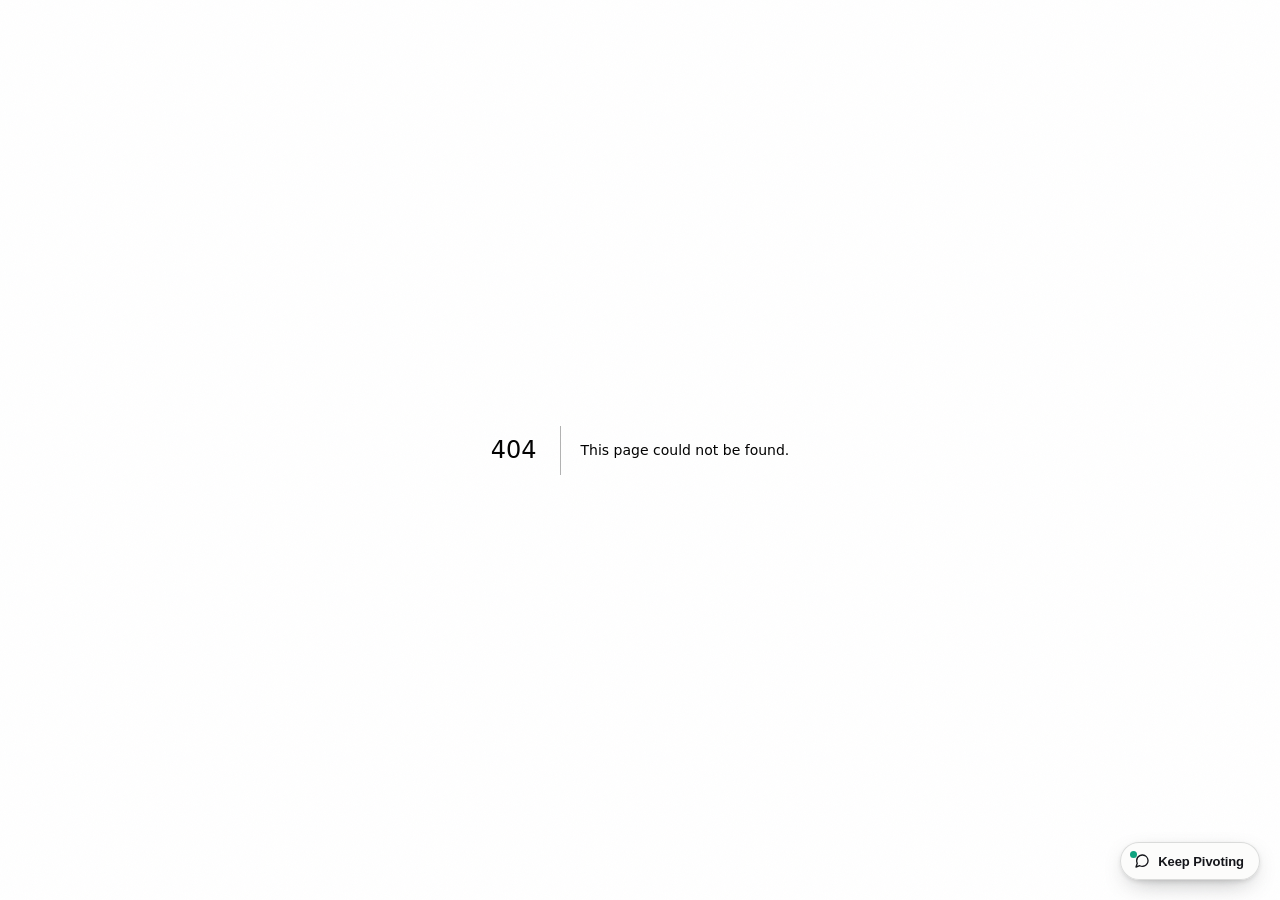
<file: 404/index.html>
<!DOCTYPE html><html lang="en" class="plus_jakarta_sans_e627931b-module__-IWRBq__variable h-full antialiased"><head><meta charSet="utf-8"/><meta name="viewport" content="width=device-width, initial-scale=1"/><link rel="stylesheet" href="/_next/static/chunks/1nmyc77_0hiws.css" data-precedence="next"/><link rel="preload" as="script" fetchPriority="low" href="/_next/static/chunks/3ll07n217cgxf.js"/><script src="/_next/static/chunks/1nah9wfho0_pb.js" async=""></script><script src="/_next/static/chunks/00ejc8m43vbi0.js" async=""></script><script src="/_next/static/chunks/turbopack-3-9kgw5ghsl92.js" async=""></script><script src="/_next/static/chunks/1d4h-sglyo8ft.js" async=""></script><script src="/_next/static/chunks/3yme4_s7e9gs_.js" async=""></script><meta name="robots" content="noindex"/><meta name="next-size-adjust" content=""/><title>404: This page could not be found.</title><title>Weekend Fund ☀️ — Backing your next favorite thing</title><meta name="description" content="An early-stage fund backing your next favorite thing. Ryan Hoover (Product Hunt founder) and Vedika Jain write $100K–$300K checks into pre-seed and seed companies — 77+ investments, 5 unicorns, 350+ operator LPs."/><meta property="og:title" content="Weekend Fund ☀️ — Backing your next favorite thing"/><meta property="og:description" content="An early-stage fund by Ryan Hoover and Vedika Jain. $100K–$300K checks at pre-seed and seed. 77+ investments, 5 unicorns, 350+ operator LPs."/><meta property="og:url" content="https://weekend.fund/"/><meta property="og:site_name" content="Weekend Fund"/><meta property="og:type" content="website"/><meta name="twitter:card" content="summary"/><meta name="twitter:title" content="Weekend Fund ☀️ — Backing your next favorite thing"/><meta name="twitter:description" content="An early-stage fund by Ryan Hoover and Vedika Jain. $100K–$300K checks at pre-seed and seed. 77+ investments, 5 unicorns, 350+ operator LPs."/><link rel="icon" href="/icon.png?icon.34ktiq0lr37g7.png" sizes="256x256" type="image/png"/><script src="/_next/static/chunks/0cz1d0mv5g_q7.js" noModule=""></script></head><body class="grain min-h-full flex flex-col"><div hidden=""><!--$--><!--/$--></div><div style="font-family:system-ui,&quot;Segoe UI&quot;,Roboto,Helvetica,Arial,sans-serif,&quot;Apple Color Emoji&quot;,&quot;Segoe UI Emoji&quot;;height:100vh;text-align:center;display:flex;flex-direction:column;align-items:center;justify-content:center"><div><style>body{color:#000;background:#fff;margin:0}.next-error-h1{border-right:1px solid rgba(0,0,0,.3)}@media (prefers-color-scheme:dark){body{color:#fff;background:#000}.next-error-h1{border-right:1px solid rgba(255,255,255,.3)}}</style><h1 class="next-error-h1" style="display:inline-block;margin:0 20px 0 0;padding:0 23px 0 0;font-size:24px;font-weight:500;vertical-align:top;line-height:49px">404</h1><div style="display:inline-block"><h2 style="font-size:14px;font-weight:400;line-height:49px;margin:0">This page could not be found.</h2></div></div></div><!--$--><!--/$--><script src="/_next/static/chunks/3ll07n217cgxf.js" id="_R_" async=""></script><script>(self.__next_f=self.__next_f||[]).push([0])</script><script>self.__next_f.push([1,"1:\"$Sreact.fragment\"\n2:I[39756,[\"/_next/static/chunks/1d4h-sglyo8ft.js\",\"/_next/static/chunks/3yme4_s7e9gs_.js\"],\"default\"]\n3:I[37457,[\"/_next/static/chunks/1d4h-sglyo8ft.js\",\"/_next/static/chunks/3yme4_s7e9gs_.js\"],\"default\"]\n4:I[97367,[\"/_next/static/chunks/1d4h-sglyo8ft.js\",\"/_next/static/chunks/3yme4_s7e9gs_.js\"],\"OutletBoundary\"]\n5:\"$Sreact.suspense\"\n8:I[97367,[\"/_next/static/chunks/1d4h-sglyo8ft.js\",\"/_next/static/chunks/3yme4_s7e9gs_.js\"],\"ViewportBoundary\"]\na:I[97367,[\"/_next/static/chunks/1d4h-sglyo8ft.js\",\"/_next/static/chunks/3yme4_s7e9gs_.js\"],\"MetadataBoundary\"]\nc:I[68027,[\"/_next/static/chunks/1d4h-sglyo8ft.js\",\"/_next/static/chunks/3yme4_s7e9gs_.js\"],\"default\",1]\n:HL[\"/_next/static/chunks/1nmyc77_0hiws.css\",\"style\"]\n"])</script><script>self.__next_f.push([1,"0:{\"P\":null,\"c\":[\"\",\"_not-found\",\"\"],\"q\":\"\",\"i\":false,\"f\":[[[\"\",{\"children\":[\"/_not-found\",{\"children\":[\"__PAGE__\",{}]}]},\"$undefined\",\"$undefined\",16],[[\"$\",\"$1\",\"c\",{\"children\":[[[\"$\",\"link\",\"0\",{\"rel\":\"stylesheet\",\"href\":\"/_next/static/chunks/1nmyc77_0hiws.css\",\"precedence\":\"next\",\"crossOrigin\":\"$undefined\",\"nonce\":\"$undefined\"}],[\"$\",\"script\",\"script-0\",{\"src\":\"/_next/static/chunks/1d4h-sglyo8ft.js\",\"async\":true,\"nonce\":\"$undefined\"}],[\"$\",\"script\",\"script-1\",{\"src\":\"/_next/static/chunks/3yme4_s7e9gs_.js\",\"async\":true,\"nonce\":\"$undefined\"}]],[\"$\",\"html\",null,{\"lang\":\"en\",\"className\":\"plus_jakarta_sans_e627931b-module__-IWRBq__variable h-full antialiased\",\"children\":[\"$\",\"body\",null,{\"className\":\"grain min-h-full flex flex-col\",\"children\":[\"$\",\"$L2\",null,{\"parallelRouterKey\":\"children\",\"error\":\"$undefined\",\"errorStyles\":\"$undefined\",\"errorScripts\":\"$undefined\",\"template\":[\"$\",\"$L3\",null,{}],\"templateStyles\":\"$undefined\",\"templateScripts\":\"$undefined\",\"notFound\":[[[\"$\",\"title\",null,{\"children\":\"404: This page could not be found.\"}],[\"$\",\"div\",null,{\"style\":{\"fontFamily\":\"system-ui,\\\"Segoe UI\\\",Roboto,Helvetica,Arial,sans-serif,\\\"Apple Color Emoji\\\",\\\"Segoe UI Emoji\\\"\",\"height\":\"100vh\",\"textAlign\":\"center\",\"display\":\"flex\",\"flexDirection\":\"column\",\"alignItems\":\"center\",\"justifyContent\":\"center\"},\"children\":[\"$\",\"div\",null,{\"children\":[[\"$\",\"style\",null,{\"dangerouslySetInnerHTML\":{\"__html\":\"body{color:#000;background:#fff;margin:0}.next-error-h1{border-right:1px solid rgba(0,0,0,.3)}@media (prefers-color-scheme:dark){body{color:#fff;background:#000}.next-error-h1{border-right:1px solid rgba(255,255,255,.3)}}\"}}],[\"$\",\"h1\",null,{\"className\":\"next-error-h1\",\"style\":{\"display\":\"inline-block\",\"margin\":\"0 20px 0 0\",\"padding\":\"0 23px 0 0\",\"fontSize\":24,\"fontWeight\":500,\"verticalAlign\":\"top\",\"lineHeight\":\"49px\"},\"children\":404}],[\"$\",\"div\",null,{\"style\":{\"display\":\"inline-block\"},\"children\":[\"$\",\"h2\",null,{\"style\":{\"fontSize\":14,\"fontWeight\":400,\"lineHeight\":\"49px\",\"margin\":0},\"children\":\"This page could not be found.\"}]}]]}]}]],[]],\"forbidden\":\"$undefined\",\"unauthorized\":\"$undefined\"}]}]}]]}],{\"children\":[[\"$\",\"$1\",\"c\",{\"children\":[null,[\"$\",\"$L2\",null,{\"parallelRouterKey\":\"children\",\"error\":\"$undefined\",\"errorStyles\":\"$undefined\",\"errorScripts\":\"$undefined\",\"template\":[\"$\",\"$L3\",null,{}],\"templateStyles\":\"$undefined\",\"templateScripts\":\"$undefined\",\"notFound\":\"$undefined\",\"forbidden\":\"$undefined\",\"unauthorized\":\"$undefined\"}]]}],{\"children\":[[\"$\",\"$1\",\"c\",{\"children\":[[[\"$\",\"title\",null,{\"children\":\"404: This page could not be found.\"}],[\"$\",\"div\",null,{\"style\":\"$0:f:0:1:0:props:children:1:props:children:props:children:props:notFound:0:1:props:style\",\"children\":[\"$\",\"div\",null,{\"children\":[[\"$\",\"style\",null,{\"dangerouslySetInnerHTML\":{\"__html\":\"body{color:#000;background:#fff;margin:0}.next-error-h1{border-right:1px solid rgba(0,0,0,.3)}@media (prefers-color-scheme:dark){body{color:#fff;background:#000}.next-error-h1{border-right:1px solid rgba(255,255,255,.3)}}\"}}],[\"$\",\"h1\",null,{\"className\":\"next-error-h1\",\"style\":\"$0:f:0:1:0:props:children:1:props:children:props:children:props:notFound:0:1:props:children:props:children:1:props:style\",\"children\":404}],[\"$\",\"div\",null,{\"style\":\"$0:f:0:1:0:props:children:1:props:children:props:children:props:notFound:0:1:props:children:props:children:2:props:style\",\"children\":[\"$\",\"h2\",null,{\"style\":\"$0:f:0:1:0:props:children:1:props:children:props:children:props:notFound:0:1:props:children:props:children:2:props:children:props:style\",\"children\":\"This page could not be found.\"}]}]]}]}]],null,[\"$\",\"$L4\",null,{\"children\":[\"$\",\"$5\",null,{\"name\":\"Next.MetadataOutlet\",\"children\":\"$@6\"}]}]]}],{},null,false,null]},null,false,\"$@7\"]},null,false,null],[\"$\",\"$1\",\"h\",{\"children\":[[\"$\",\"meta\",null,{\"name\":\"robots\",\"content\":\"noindex\"}],[\"$\",\"$L8\",null,{\"children\":\"$L9\"}],[\"$\",\"div\",null,{\"hidden\":true,\"children\":[\"$\",\"$La\",null,{\"children\":[\"$\",\"$5\",null,{\"name\":\"Next.Metadata\",\"children\":\"$Lb\"}]}]}],[\"$\",\"meta\",null,{\"name\":\"next-size-adjust\",\"content\":\"\"}]]}],false]],\"m\":\"$undefined\",\"G\":[\"$c\",[[\"$\",\"link\",\"0\",{\"rel\":\"stylesheet\",\"href\":\"/_next/static/chunks/1nmyc77_0hiws.css\",\"precedence\":\"next\",\"crossOrigin\":\"$undefined\",\"nonce\":\"$undefined\"}]]],\"S\":true,\"h\":null,\"s\":\"$undefined\",\"l\":\"$undefined\",\"p\":\"$undefined\",\"d\":\"$undefined\",\"b\":\"9tEY30lEB4zgHRzHpjbbo\"}\n"])</script><script>self.__next_f.push([1,"d:[]\n7:\"$Wd\"\n"])</script><script>self.__next_f.push([1,"9:[[\"$\",\"meta\",\"0\",{\"charSet\":\"utf-8\"}],[\"$\",\"meta\",\"1\",{\"name\":\"viewport\",\"content\":\"width=device-width, initial-scale=1\"}]]\n"])</script><script>self.__next_f.push([1,"e:I[27201,[\"/_next/static/chunks/1d4h-sglyo8ft.js\",\"/_next/static/chunks/3yme4_s7e9gs_.js\"],\"IconMark\"]\n6:null\n"])</script><script>self.__next_f.push([1,"b:[[\"$\",\"title\",\"0\",{\"children\":\"Weekend Fund ☀️ — Backing your next favorite thing\"}],[\"$\",\"meta\",\"1\",{\"name\":\"description\",\"content\":\"An early-stage fund backing your next favorite thing. Ryan Hoover (Product Hunt founder) and Vedika Jain write $100K–$300K checks into pre-seed and seed companies — 77+ investments, 5 unicorns, 350+ operator LPs.\"}],[\"$\",\"meta\",\"2\",{\"property\":\"og:title\",\"content\":\"Weekend Fund ☀️ — Backing your next favorite thing\"}],[\"$\",\"meta\",\"3\",{\"property\":\"og:description\",\"content\":\"An early-stage fund by Ryan Hoover and Vedika Jain. $100K–$300K checks at pre-seed and seed. 77+ investments, 5 unicorns, 350+ operator LPs.\"}],[\"$\",\"meta\",\"4\",{\"property\":\"og:url\",\"content\":\"https://weekend.fund/\"}],[\"$\",\"meta\",\"5\",{\"property\":\"og:site_name\",\"content\":\"Weekend Fund\"}],[\"$\",\"meta\",\"6\",{\"property\":\"og:type\",\"content\":\"website\"}],[\"$\",\"meta\",\"7\",{\"name\":\"twitter:card\",\"content\":\"summary\"}],[\"$\",\"meta\",\"8\",{\"name\":\"twitter:title\",\"content\":\"Weekend Fund ☀️ — Backing your next favorite thing\"}],[\"$\",\"meta\",\"9\",{\"name\":\"twitter:description\",\"content\":\"An early-stage fund by Ryan Hoover and Vedika Jain. $100K–$300K checks at pre-seed and seed. 77+ investments, 5 unicorns, 350+ operator LPs.\"}],[\"$\",\"link\",\"10\",{\"rel\":\"icon\",\"href\":\"/icon.png?icon.34ktiq0lr37g7.png\",\"sizes\":\"256x256\",\"type\":\"image/png\"}],[\"$\",\"$Le\",\"11\",{}]]\n"])</script><script id="varv-popup-js">
/* ===== varv-popup-js (Keep Pivoting) — single self-contained builder, hydration-safe ===== */
(function(){
  "use strict";
  var CSS = `/* ===== varv-popup-css (Keep Pivoting outreach popup + persistent launcher) ===== */
/* --- persistent launcher (never fully dismissable; collapses here) --- */
#vp-fab{
  position:fixed; right:20px; bottom:20px; z-index:2147482999;
  display:inline-flex; align-items:center; gap:8px;
  padding:10px 15px 10px 13px; border-radius:999px;
  cursor:pointer; border:1px solid rgba(20,21,26,.14);
  background:rgba(252,252,251,.96); color:#14151a;
  box-shadow:0 8px 26px -10px rgba(15,16,20,.42), 0 2px 6px -2px rgba(15,16,20,.2);
  font-family:-apple-system,BlinkMacSystemFont,"Segoe UI",Inter,Roboto,Helvetica,Arial,sans-serif;
  font-size:13px; font-weight:650; letter-spacing:-.005em; line-height:1;
  -webkit-backdrop-filter:saturate(1.1) blur(8px); backdrop-filter:saturate(1.1) blur(8px);
  transition:transform .12s ease, box-shadow .12s ease;
}
#vp-fab:hover{ transform:translateY(-1px); box-shadow:0 14px 32px -10px rgba(15,16,20,.5); }
#vp-fab:active{ transform:translateY(0); }
#vp-fab[hidden]{ display:none; }
#vp-fab .vp-fab-ic{ display:inline-flex; width:16px; height:16px; }
#vp-fab .vp-fab-ic svg{ width:16px; height:16px; display:block; }
#vp-fab .vp-fab-dot{
  position:absolute; top:8px; left:9px; width:7px; height:7px; border-radius:50%;
  background:#10a37f; box-shadow:0 0 0 0 rgba(16,163,127,.55);
  animation:vp-pulse 2.4s ease-out infinite;
}
@keyframes vp-pulse{ 0%{box-shadow:0 0 0 0 rgba(16,163,127,.5)} 70%{box-shadow:0 0 0 7px rgba(16,163,127,0)} 100%{box-shadow:0 0 0 0 rgba(16,163,127,0)} }
@media (prefers-reduced-motion:reduce){ #vp-fab .vp-fab-dot{ animation:none; } }

/* --- the card --- */
#varv-popup{
  position:fixed;
  right:20px; bottom:20px;
  z-index:2147483000;
  width:340px; max-width:calc(100vw - 32px);
  box-sizing:border-box;
  opacity:0; visibility:hidden; pointer-events:none;
  transform:translateY(14px);
  color:#14151a;
  background:rgba(252,252,251,.94);
  -webkit-backdrop-filter:saturate(1.1) blur(8px); backdrop-filter:saturate(1.1) blur(8px);
  border:1px solid rgba(20,21,26,.14);
  border-radius:16px;
  box-shadow:0 18px 50px -12px rgba(15,16,20,.34), 0 2px 8px -2px rgba(15,16,20,.18);
  font-family:-apple-system,BlinkMacSystemFont,"Segoe UI",Inter,Roboto,Helvetica,Arial,sans-serif;
  -webkit-font-smoothing:antialiased;
  overflow:hidden;
}
#varv-popup.is-open{
  opacity:1; visibility:visible; pointer-events:auto;
  transform:translateY(0);
  transition:opacity .5s ease, transform .5s cubic-bezier(.22,.61,.36,1);
}
#varv-popup.varv-static{ transition:none !important; }
#varv-popup.varv-static.is-open{ transition:none !important; }
@media (prefers-reduced-motion:reduce){
  #varv-popup, #varv-popup.is-open{ transition:none !important; }
}
#varv-popup .vp-inner{ padding:16px 14px; }
#varv-popup .vp-eyebrow{
  margin:0 2px 8px; font-size:11px; font-weight:700; letter-spacing:.08em;
  text-transform:uppercase; opacity:.55;
}
#varv-popup .vp-tag{
  margin:0 2px 12px; font-size:14px; line-height:1.4; font-weight:560;
  letter-spacing:-.005em; color:inherit;
}
#varv-popup .vp-ai{ display:grid; gap:7px; margin:0 0 11px; }
#varv-popup .vp-ai a{
  display:flex; align-items:center; justify-content:center; gap:8px;
  text-decoration:none; text-align:center;
  padding:10px 12px; border-radius:10px;
  font-size:13px; font-weight:600; letter-spacing:-.005em;
  color:inherit;
  background:rgba(20,21,26,.035);
  border:1px solid rgba(20,21,26,.16);
  transition:background .15s ease, border-color .15s ease, transform .05s ease;
}
#varv-popup .vp-ai a:hover{ background:rgba(20,21,26,.075); border-color:rgba(20,21,26,.3); }
#varv-popup .vp-ai a:active{ transform:translateY(.5px); }
#varv-popup.varv-static .vp-ai a{ transition:none; }
#varv-popup .vp-ai .vp-dot{ width:7px; height:7px; border-radius:50%; flex:none; }
#varv-popup .vp-book{
  display:flex; align-items:center; justify-content:center; gap:6px;
  text-decoration:none; text-align:center;
  padding:12px 14px; border-radius:11px;
  font-size:14px; font-weight:700; letter-spacing:-.01em;
  color:#fcfcfb; background:#14151a;
  border:1px solid #14151a;
  transition:opacity .15s ease, transform .05s ease;
}
#varv-popup .vp-book:hover{ opacity:.9; }
#varv-popup .vp-book:active{ transform:translateY(.5px); }
#varv-popup.varv-static .vp-book{ transition:none; }
/* minimize (—) — collapses to the launcher, never a hard dismiss */
#varv-popup .vp-close{
  position:absolute; top:8px; right:8px; z-index:2;
  width:28px; height:28px; padding:0;
  display:flex; align-items:center; justify-content:center;
  border-radius:50%; cursor:pointer;
  color:#14151a; background:rgba(20,21,26,.08);
  border:0; font-size:18px; line-height:1;
}
#varv-popup .vp-close:hover{ background:rgba(20,21,26,.16); }
#varv-popup a:focus-visible,
#varv-popup button:focus-visible,
#vp-fab:focus-visible{ outline:2px solid #4f7cff; outline-offset:2px; }
@media (prefers-color-scheme:dark){
  #vp-fab{
    color:#f2f3f5; background:rgba(24,25,29,.94); border-color:rgba(255,255,255,.14);
    box-shadow:0 8px 26px -10px rgba(0,0,0,.6), 0 2px 6px -2px rgba(0,0,0,.4);
  }
  #varv-popup{
    color:#f2f3f5;
    background:rgba(24,25,29,.92);
    border-color:rgba(255,255,255,.14);
    box-shadow:0 18px 50px -12px rgba(0,0,0,.6), 0 2px 8px -2px rgba(0,0,0,.4);
  }
  #varv-popup .vp-ai a{ background:rgba(255,255,255,.05); border-color:rgba(255,255,255,.18); }
  #varv-popup .vp-ai a:hover{ background:rgba(255,255,255,.1); border-color:rgba(255,255,255,.34); }
  #varv-popup .vp-book{ color:#14151a; background:#f2f3f5; border-color:#f2f3f5; }
  #varv-popup .vp-close{ color:#f2f3f5; background:rgba(255,255,255,.12); }
  #varv-popup .vp-close:hover{ background:rgba(255,255,255,.2); }
}
@media (max-width:400px){
  #varv-popup{ right:12px; left:12px; bottom:16px; width:auto; }
  #vp-fab{ right:12px; bottom:12px; }
}
/* ===== end varv-popup-css ===== */`;
  var HTML = `<button type="button" id="vp-fab" aria-label="Open note from Keep Pivoting">
  <span class="vp-fab-dot" aria-hidden="true"></span>
  <span class="vp-fab-ic" aria-hidden="true"><svg viewBox="0 0 24 24" fill="none" stroke="currentColor" stroke-width="2" stroke-linecap="round" stroke-linejoin="round"><path d="M21 11.5a8.38 8.38 0 0 1-.9 3.8 8.5 8.5 0 0 1-7.6 4.7 8.38 8.38 0 0 1-3.8-.9L3 21l1.9-5.7a8.38 8.38 0 0 1-.9-3.8 8.5 8.5 0 0 1 4.7-7.6 8.38 8.38 0 0 1 3.8-.9h.5a8.48 8.48 0 0 1 8 8v.5z"></path></svg></span>
  Keep Pivoting
</button>
<div id="varv-popup" role="dialog" aria-label="A note from Keep Pivoting" aria-live="polite">
  <button type="button" class="vp-close" aria-label="Minimize">&minus;</button>
  <div class="vp-inner">
    <p class="vp-eyebrow">Built by Keep Pivoting</p>
    <p class="vp-tag">Don&rsquo;t take our word for it &mdash; ask your AI which site wins you business.</p>
    <div class="vp-ai">
      <a id="vp-chatgpt" href="#" target="_blank" rel="noopener">
        <span class="vp-dot" style="background:#10a37f"></span> Ask ChatGPT
      </a>
      <a id="vp-claude" href="#" target="_blank" rel="noopener">
        <span class="vp-dot" style="background:#d97757"></span> Ask Claude
      </a>
      <a id="vp-perplexity" href="#" target="_blank" rel="noopener">
        <span class="vp-dot" style="background:#20b8cd"></span> Ask Perplexity
      </a>
    </div>
    <a class="vp-book" href="https://cal.com/keep-pivoting/30min" target="_blank" rel="noopener">Book a call &rarr;</a>
  </div>
</div>`;
  var VARV_PROMPT = "I'm Managing Partner, Weekend Fund at https://weekend.fund. Compare strictly these two websites and nothing else \u2014 my current site: A \u2014 and a redesign an agency built for me, unsolicited, as a working demo: https://weekend-fund.keeppivoting.com/. Actually open and read both before you answer.\n\nStep 1 \u2014 the comparison. Present it as one table and nothing else yet. Rows: what a founder deciding whether to pitch me sees \u00b7 what an LP doing quiet diligence sees \u00b7 what an AI answering a question about my firm sees \u00b7 what staying on my current site costs me over the next 12 months. Be blunt in every cell \u2014 no hedging, no praise padding.\n\nStep 2 \u2014 stop and make it about me. Do not give a verdict yet. Instead ask me: \"What do you most want this site to do for https://weekend.fund over the next 12 months?\" \u2014 then, using what you actually saw on my two sites, give me exactly 4 numbered options tailored to my firm (not generic \u2014 each grounded in my real thesis, stage, portfolio, or audience). Tell me to reply with the number that fits best. Then wait for my answer.\n\nStep 3 \u2014 branch on my pick. Once I reply, continue for the goal I chose: give me a straight verdict on whether my current site serves that specific goal, what the redesign does differently for it, and the two or three highest-leverage things that goal actually needs. A recommendation against my goal, not a checklist.\n\nStep 4 \u2014 the close. End by telling me plainly whether a 15-minute call with the team that built the demo is worth my time for the goal I picked, and what they'd concretely help me do. If it's worth it, say so directly.";

  function build(){
    if(document.getElementById('varv-popup') || document.getElementById('vp-fab')) return; // idempotent
    var st = document.createElement('style'); st.id = 'varv-popup-css'; st.textContent = CSS;
    document.head.appendChild(st);
    var tmp = document.createElement('div'); tmp.innerHTML = HTML;
    while(tmp.firstChild) document.body.appendChild(tmp.firstChild);
    wire();
  }

  function wire(){
    var el  = document.getElementById('varv-popup');
    var fab = document.getElementById('vp-fab');
    if(!el || !fab) return;
    var qStatic = false;
    try{ qStatic = new URLSearchParams(location.search).get('static') === '1'; }catch(e){}
    var reduce = false;
    try{ reduce = window.matchMedia('(prefers-reduced-motion: reduce)').matches; }catch(e){}
    var STATIC = qStatic || reduce;
    if(STATIC) el.classList.add('varv-static');

    var KEY = 'varv_popup_minimized_v5';
    var TTL = 30 * 24 * 60 * 60 * 1000;
    function minimizedRecently(){
      try{ var t = parseInt(localStorage.getItem(KEY), 10); return t && (Date.now() - t) < TTL; }
      catch(e){ return false; }
    }
    function remember(){ try{ localStorage.setItem(KEY, String(Date.now())); }catch(e){} }

    var q = encodeURIComponent(VARV_PROMPT);
    var set = function(id, base){ var a = document.getElementById(id); if(a) a.href = base + q; };
    set('vp-chatgpt',    'https://chatgpt.com/?q=');
    set('vp-claude',     'https://claude.ai/new?q=');
    set('vp-perplexity', 'https://www.perplexity.ai/search?q=');

    function focusables(){
      return Array.prototype.slice.call(
        el.querySelectorAll('a[href], button:not([hidden]), [tabindex]:not([tabindex="-1"])')
      ).filter(function(n){ return n.offsetParent !== null || n === document.activeElement; });
    }
    function onKeydown(e){
      if(e.key === 'Escape'){ minimize(true); return; }
      if(e.key !== 'Tab') return;
      var f = focusables(); if(!f.length) return;
      var first = f[0], last = f[f.length - 1];
      if(e.shiftKey && document.activeElement === first){ e.preventDefault(); last.focus(); }
      else if(!e.shiftKey && document.activeElement === last){ e.preventDefault(); first.focus(); }
    }
    function onDocClick(e){
      if(el.classList.contains('is-open') && !el.contains(e.target) && e.target !== fab && !fab.contains(e.target)){
        minimize(false);
      }
    }
    function open(){
      el.classList.add('is-open');
      fab.hidden = true;
      document.addEventListener('keydown', onKeydown, true);
      setTimeout(function(){ document.addEventListener('click', onDocClick, true); }, 0);
      var c = el.querySelector('.vp-close'); if(c) c.focus();
    }
    function minimize(persist){
      el.classList.remove('is-open');
      fab.hidden = false;
      document.removeEventListener('keydown', onKeydown, true);
      document.removeEventListener('click', onDocClick, true);
      if(persist) remember();
    }
    var closeBtn = el.querySelector('.vp-close');
    if(closeBtn) closeBtn.addEventListener('click', function(){ minimize(true); });
    fab.addEventListener('click', open);

    if(STATIC){ open(); }
    else { fab.hidden = false; if(!minimizedRecently()) setTimeout(open, 10000); }
  }

  if(document.readyState === 'complete') build();
  else window.addEventListener('load', build);
})();
/* ===== end varv-popup-js ===== */

</script>

</body></html>
</file>
<file: _next/static/chunks/1nmyc77_0hiws.css>
@font-face{font-family:Plus Jakarta Sans;font-style:normal;font-weight:400;font-display:swap;src:url(../media/0b1dc8ddaa74ba49-s.0e__wj8580tc5.woff2)format("woff2");unicode-range:U+460-52F,U+1C80-1C8A,U+20B4,U+2DE0-2DFF,U+A640-A69F,U+FE2E-FE2F}@font-face{font-family:Plus Jakarta Sans;font-style:normal;font-weight:400;font-display:swap;src:url(../media/e629b5bc06499d58-s.10u7vx61f1ie7.woff2)format("woff2");unicode-range:U+102-103,U+110-111,U+128-129,U+168-169,U+1A0-1A1,U+1AF-1B0,U+300-301,U+303-304,U+308-309,U+323,U+329,U+1EA0-1EF9,U+20AB}@font-face{font-family:Plus Jakarta Sans;font-style:normal;font-weight:400;font-display:swap;src:url(../media/1a099d89ee94ee96-s.35a5cae5tspm2.woff2)format("woff2");unicode-range:U+100-2BA,U+2BD-2C5,U+2C7-2CC,U+2CE-2D7,U+2DD-2FF,U+304,U+308,U+329,U+1D00-1DBF,U+1E00-1E9F,U+1EF2-1EFF,U+2020,U+20A0-20AB,U+20AD-20C0,U+2113,U+2C60-2C7F,U+A720-A7FF}@font-face{font-family:Plus Jakarta Sans;font-style:normal;font-weight:400;font-display:swap;src:url(../media/fba5a26ea33df6a3-s.p.18rizl4rsrl42.woff2)format("woff2");unicode-range:U+??,U+131,U+152-153,U+2BB-2BC,U+2C6,U+2DA,U+2DC,U+304,U+308,U+329,U+2000-206F,U+20AC,U+2122,U+2191,U+2193,U+2212,U+2215,U+FEFF,U+FFFD}@font-face{font-family:Plus Jakarta Sans;font-style:normal;font-weight:500;font-display:swap;src:url(../media/0b1dc8ddaa74ba49-s.0e__wj8580tc5.woff2)format("woff2");unicode-range:U+460-52F,U+1C80-1C8A,U+20B4,U+2DE0-2DFF,U+A640-A69F,U+FE2E-FE2F}@font-face{font-family:Plus Jakarta Sans;font-style:normal;font-weight:500;font-display:swap;src:url(../media/e629b5bc06499d58-s.10u7vx61f1ie7.woff2)format("woff2");unicode-range:U+102-103,U+110-111,U+128-129,U+168-169,U+1A0-1A1,U+1AF-1B0,U+300-301,U+303-304,U+308-309,U+323,U+329,U+1EA0-1EF9,U+20AB}@font-face{font-family:Plus Jakarta Sans;font-style:normal;font-weight:500;font-display:swap;src:url(../media/1a099d89ee94ee96-s.35a5cae5tspm2.woff2)format("woff2");unicode-range:U+100-2BA,U+2BD-2C5,U+2C7-2CC,U+2CE-2D7,U+2DD-2FF,U+304,U+308,U+329,U+1D00-1DBF,U+1E00-1E9F,U+1EF2-1EFF,U+2020,U+20A0-20AB,U+20AD-20C0,U+2113,U+2C60-2C7F,U+A720-A7FF}@font-face{font-family:Plus Jakarta Sans;font-style:normal;font-weight:500;font-display:swap;src:url(../media/fba5a26ea33df6a3-s.p.18rizl4rsrl42.woff2)format("woff2");unicode-range:U+??,U+131,U+152-153,U+2BB-2BC,U+2C6,U+2DA,U+2DC,U+304,U+308,U+329,U+2000-206F,U+20AC,U+2122,U+2191,U+2193,U+2212,U+2215,U+FEFF,U+FFFD}@font-face{font-family:Plus Jakarta Sans;font-style:normal;font-weight:600;font-display:swap;src:url(../media/0b1dc8ddaa74ba49-s.0e__wj8580tc5.woff2)format("woff2");unicode-range:U+460-52F,U+1C80-1C8A,U+20B4,U+2DE0-2DFF,U+A640-A69F,U+FE2E-FE2F}@font-face{font-family:Plus Jakarta Sans;font-style:normal;font-weight:600;font-display:swap;src:url(../media/e629b5bc06499d58-s.10u7vx61f1ie7.woff2)format("woff2");unicode-range:U+102-103,U+110-111,U+128-129,U+168-169,U+1A0-1A1,U+1AF-1B0,U+300-301,U+303-304,U+308-309,U+323,U+329,U+1EA0-1EF9,U+20AB}@font-face{font-family:Plus Jakarta Sans;font-style:normal;font-weight:600;font-display:swap;src:url(../media/1a099d89ee94ee96-s.35a5cae5tspm2.woff2)format("woff2");unicode-range:U+100-2BA,U+2BD-2C5,U+2C7-2CC,U+2CE-2D7,U+2DD-2FF,U+304,U+308,U+329,U+1D00-1DBF,U+1E00-1E9F,U+1EF2-1EFF,U+2020,U+20A0-20AB,U+20AD-20C0,U+2113,U+2C60-2C7F,U+A720-A7FF}@font-face{font-family:Plus Jakarta Sans;font-style:normal;font-weight:600;font-display:swap;src:url(../media/fba5a26ea33df6a3-s.p.18rizl4rsrl42.woff2)format("woff2");unicode-range:U+??,U+131,U+152-153,U+2BB-2BC,U+2C6,U+2DA,U+2DC,U+304,U+308,U+329,U+2000-206F,U+20AC,U+2122,U+2191,U+2193,U+2212,U+2215,U+FEFF,U+FFFD}@font-face{font-family:Plus Jakarta Sans;font-style:normal;font-weight:700;font-display:swap;src:url(../media/0b1dc8ddaa74ba49-s.0e__wj8580tc5.woff2)format("woff2");unicode-range:U+460-52F,U+1C80-1C8A,U+20B4,U+2DE0-2DFF,U+A640-A69F,U+FE2E-FE2F}@font-face{font-family:Plus Jakarta Sans;font-style:normal;font-weight:700;font-display:swap;src:url(../media/e629b5bc06499d58-s.10u7vx61f1ie7.woff2)format("woff2");unicode-range:U+102-103,U+110-111,U+128-129,U+168-169,U+1A0-1A1,U+1AF-1B0,U+300-301,U+303-304,U+308-309,U+323,U+329,U+1EA0-1EF9,U+20AB}@font-face{font-family:Plus Jakarta Sans;font-style:normal;font-weight:700;font-display:swap;src:url(../media/1a099d89ee94ee96-s.35a5cae5tspm2.woff2)format("woff2");unicode-range:U+100-2BA,U+2BD-2C5,U+2C7-2CC,U+2CE-2D7,U+2DD-2FF,U+304,U+308,U+329,U+1D00-1DBF,U+1E00-1E9F,U+1EF2-1EFF,U+2020,U+20A0-20AB,U+20AD-20C0,U+2113,U+2C60-2C7F,U+A720-A7FF}@font-face{font-family:Plus Jakarta Sans;font-style:normal;font-weight:700;font-display:swap;src:url(../media/fba5a26ea33df6a3-s.p.18rizl4rsrl42.woff2)format("woff2");unicode-range:U+??,U+131,U+152-153,U+2BB-2BC,U+2C6,U+2DA,U+2DC,U+304,U+308,U+329,U+2000-206F,U+20AC,U+2122,U+2191,U+2193,U+2212,U+2215,U+FEFF,U+FFFD}@font-face{font-family:Plus Jakarta Sans;font-style:normal;font-weight:800;font-display:swap;src:url(../media/0b1dc8ddaa74ba49-s.0e__wj8580tc5.woff2)format("woff2");unicode-range:U+460-52F,U+1C80-1C8A,U+20B4,U+2DE0-2DFF,U+A640-A69F,U+FE2E-FE2F}@font-face{font-family:Plus Jakarta Sans;font-style:normal;font-weight:800;font-display:swap;src:url(../media/e629b5bc06499d58-s.10u7vx61f1ie7.woff2)format("woff2");unicode-range:U+102-103,U+110-111,U+128-129,U+168-169,U+1A0-1A1,U+1AF-1B0,U+300-301,U+303-304,U+308-309,U+323,U+329,U+1EA0-1EF9,U+20AB}@font-face{font-family:Plus Jakarta Sans;font-style:normal;font-weight:800;font-display:swap;src:url(../media/1a099d89ee94ee96-s.35a5cae5tspm2.woff2)format("woff2");unicode-range:U+100-2BA,U+2BD-2C5,U+2C7-2CC,U+2CE-2D7,U+2DD-2FF,U+304,U+308,U+329,U+1D00-1DBF,U+1E00-1E9F,U+1EF2-1EFF,U+2020,U+20A0-20AB,U+20AD-20C0,U+2113,U+2C60-2C7F,U+A720-A7FF}@font-face{font-family:Plus Jakarta Sans;font-style:normal;font-weight:800;font-display:swap;src:url(../media/fba5a26ea33df6a3-s.p.18rizl4rsrl42.woff2)format("woff2");unicode-range:U+??,U+131,U+152-153,U+2BB-2BC,U+2C6,U+2DA,U+2DC,U+304,U+308,U+329,U+2000-206F,U+20AC,U+2122,U+2191,U+2193,U+2212,U+2215,U+FEFF,U+FFFD}@font-face{font-family:Plus Jakarta Sans Fallback;src:local(Arial);ascent-override:98.88%;descent-override:21.15%;line-gap-override:0.0%;size-adjust:104.98%}.plus_jakarta_sans_e627931b-module__-IWRBq__className{font-family:Plus Jakarta Sans,Plus Jakarta Sans Fallback;font-style:normal}.plus_jakarta_sans_e627931b-module__-IWRBq__variable{--font-jakarta:"Plus Jakarta Sans", "Plus Jakarta Sans Fallback"}
@layer properties{@supports (((-webkit-hyphens:none)) and (not (margin-trim:inline))) or ((-moz-orient:inline) and (not (color:rgb(from red r g b)))){*,:before,:after,::backdrop{--tw-translate-x:0;--tw-translate-y:0;--tw-translate-z:0;--tw-scale-x:1;--tw-scale-y:1;--tw-scale-z:1;--tw-space-y-reverse:0;--tw-border-style:solid;--tw-gradient-position:initial;--tw-gradient-from:#0000;--tw-gradient-via:#0000;--tw-gradient-to:#0000;--tw-gradient-stops:initial;--tw-gradient-via-stops:initial;--tw-gradient-from-position:0%;--tw-gradient-via-position:50%;--tw-gradient-to-position:100%;--tw-leading:initial;--tw-font-weight:initial;--tw-tracking:initial;--tw-ordinal:initial;--tw-slashed-zero:initial;--tw-numeric-figure:initial;--tw-numeric-spacing:initial;--tw-numeric-fraction:initial;--tw-shadow:0 0 #0000;--tw-shadow-color:initial;--tw-shadow-alpha:100%;--tw-inset-shadow:0 0 #0000;--tw-inset-shadow-color:initial;--tw-inset-shadow-alpha:100%;--tw-ring-color:initial;--tw-ring-shadow:0 0 #0000;--tw-inset-ring-color:initial;--tw-inset-ring-shadow:0 0 #0000;--tw-ring-inset:initial;--tw-ring-offset-width:0px;--tw-ring-offset-color:#fff;--tw-ring-offset-shadow:0 0 #0000;--tw-blur:initial;--tw-brightness:initial;--tw-contrast:initial;--tw-grayscale:initial;--tw-hue-rotate:initial;--tw-invert:initial;--tw-opacity:initial;--tw-saturate:initial;--tw-sepia:initial;--tw-drop-shadow:initial;--tw-drop-shadow-color:initial;--tw-drop-shadow-alpha:100%;--tw-drop-shadow-size:initial;--tw-backdrop-blur:initial;--tw-backdrop-brightness:initial;--tw-backdrop-contrast:initial;--tw-backdrop-grayscale:initial;--tw-backdrop-hue-rotate:initial;--tw-backdrop-invert:initial;--tw-backdrop-opacity:initial;--tw-backdrop-saturate:initial;--tw-backdrop-sepia:initial;--tw-duration:initial;--tw-ease:initial}}}@layer theme{:root,:host{--font-sans:var(--font-jakarta), ui-sans-serif, system-ui, sans-serif;--font-mono:ui-monospace, SFMono-Regular, Menlo, Monaco, Consolas, "Liberation Mono", "Courier New", monospace;--spacing:.25rem;--container-sm:24rem;--container-2xl:42rem;--container-3xl:48rem;--container-4xl:56rem;--container-5xl:64rem;--container-6xl:72rem;--text-lg:1.125rem;--text-lg--line-height:calc(1.75 / 1.125);--text-xl:1.25rem;--text-xl--line-height:calc(1.75 / 1.25);--text-2xl:1.5rem;--text-2xl--line-height:calc(2 / 1.5);--text-4xl:2.25rem;--text-4xl--line-height:calc(2.5 / 2.25);--text-5xl:3rem;--text-5xl--line-height:1;--text-6xl:3.75rem;--text-6xl--line-height:1;--text-7xl:4.5rem;--text-7xl--line-height:1;--font-weight-medium:500;--font-weight-semibold:600;--font-weight-bold:700;--font-weight-extrabold:800;--tracking-tighter:-.05em;--tracking-tight:-.025em;--tracking-wide:.025em;--leading-snug:1.375;--leading-relaxed:1.625;--radius-xl:.75rem;--radius-2xl:1rem;--blur-xl:24px;--blur-3xl:64px;--default-transition-duration:.15s;--default-transition-timing-function:cubic-bezier(.4, 0, .2, 1);--default-font-family:var(--font-sans);--default-mono-font-family:var(--font-mono);--color-cream:#faf7f0;--color-cream-deep:#f3eee1;--color-paper:#fffdf8;--color-ink:#23252f;--color-ink-soft:#4d4f5c;--color-ink-mute:#85817a;--color-sun-100:#fff6dc;--color-sun-200:#ffeaa9;--color-sun-300:#ffdc73;--color-sun-400:#ffc94a;--color-sun-500:#ffb628;--color-sun-600:#f09819;--color-sun-700:#c9720a;--color-peach:#ffa85e;--animate-marquee:marquee 48s linear infinite;--animate-sun-drift:sun-drift 14s ease-in-out infinite;--animate-ray-spin:ray-spin 90s linear infinite}}@layer base{*,:after,:before,::backdrop{box-sizing:border-box;border:0 solid;margin:0;padding:0}::file-selector-button{box-sizing:border-box;border:0 solid;margin:0;padding:0}html,:host{-webkit-text-size-adjust:100%;tab-size:4;line-height:1.5;font-family:var(--default-font-family,ui-sans-serif, system-ui, sans-serif, "Apple Color Emoji", "Segoe UI Emoji", "Segoe UI Symbol", "Noto Color Emoji");font-feature-settings:var(--default-font-feature-settings,normal);font-variation-settings:var(--default-font-variation-settings,normal);-webkit-tap-highlight-color:transparent}hr{height:0;color:inherit;border-top-width:1px}abbr:where([title]){-webkit-text-decoration:underline dotted;text-decoration:underline dotted}h1,h2,h3,h4,h5,h6{font-size:inherit;font-weight:inherit}a{color:inherit;-webkit-text-decoration:inherit;-webkit-text-decoration:inherit;-webkit-text-decoration:inherit;-webkit-text-decoration:inherit;text-decoration:inherit}b,strong{font-weight:bolder}code,kbd,samp,pre{font-family:var(--default-mono-font-family,ui-monospace, SFMono-Regular, Menlo, Monaco, Consolas, "Liberation Mono", "Courier New", monospace);font-feature-settings:var(--default-mono-font-feature-settings,normal);font-variation-settings:var(--default-mono-font-variation-settings,normal);font-size:1em}small{font-size:80%}sub,sup{vertical-align:baseline;font-size:75%;line-height:0;position:relative}sub{bottom:-.25em}sup{top:-.5em}table{text-indent:0;border-color:inherit;border-collapse:collapse}:-moz-focusring{outline:auto}progress{vertical-align:baseline}summary{display:list-item}ol,ul,menu{list-style:none}img,svg,video,canvas,audio,iframe,embed,object{vertical-align:middle;display:block}img,video{max-width:100%;height:auto}button,input,select,optgroup,textarea{font:inherit;font-feature-settings:inherit;font-variation-settings:inherit;letter-spacing:inherit;color:inherit;opacity:1;background-color:#0000;border-radius:0}::file-selector-button{font:inherit;font-feature-settings:inherit;font-variation-settings:inherit;letter-spacing:inherit;color:inherit;opacity:1;background-color:#0000;border-radius:0}:where(select:is([multiple],[size])) optgroup{font-weight:bolder}:where(select:is([multiple],[size])) optgroup option{padding-inline-start:20px}::file-selector-button{margin-inline-end:4px}::placeholder{opacity:1}@supports (not ((-webkit-appearance:-apple-pay-button))) or (contain-intrinsic-size:1px){::placeholder{color:currentColor}@supports (color:color-mix(in lab, red, red)){::placeholder{color:color-mix(in oklab, currentcolor 50%, transparent)}}}textarea{resize:vertical}::-webkit-search-decoration{-webkit-appearance:none}::-webkit-date-and-time-value{min-height:1lh;text-align:inherit}::-webkit-datetime-edit{display:inline-flex}::-webkit-datetime-edit-fields-wrapper{padding:0}::-webkit-datetime-edit{padding-block:0}::-webkit-datetime-edit-year-field{padding-block:0}::-webkit-datetime-edit-month-field{padding-block:0}::-webkit-datetime-edit-day-field{padding-block:0}::-webkit-datetime-edit-hour-field{padding-block:0}::-webkit-datetime-edit-minute-field{padding-block:0}::-webkit-datetime-edit-second-field{padding-block:0}::-webkit-datetime-edit-millisecond-field{padding-block:0}::-webkit-datetime-edit-meridiem-field{padding-block:0}::-webkit-calendar-picker-indicator{line-height:1}:-moz-ui-invalid{box-shadow:none}button,input:where([type=button],[type=reset],[type=submit]){appearance:button}::file-selector-button{appearance:button}::-webkit-inner-spin-button{height:auto}::-webkit-outer-spin-button{height:auto}[hidden]:where(:not([hidden=until-found])){display:none!important}}@layer components;@layer utilities{.pointer-events-auto{pointer-events:auto}.pointer-events-none{pointer-events:none}.visible{visibility:visible}.absolute{position:absolute}.fixed{position:fixed}.relative{position:relative}.inset-0{inset:0}.inset-x-0{inset-inline:0}.-top-10{top:calc(var(--spacing) * -10)}.-top-56{top:calc(var(--spacing) * -56)}.-top-72{top:calc(var(--spacing) * -72)}.top-0{top:0}.-right-6{right:calc(var(--spacing) * -6)}.bottom-0{bottom:0}.left-1\/2{left:50%}.z-10{z-index:10}.z-40{z-index:40}.z-50{z-index:50}.mx-auto{margin-inline:auto}.mt-0\.5{margin-top:calc(var(--spacing) * .5)}.mt-1{margin-top:var(--spacing)}.mt-2{margin-top:calc(var(--spacing) * 2)}.mt-2\.5{margin-top:calc(var(--spacing) * 2.5)}.mt-3{margin-top:calc(var(--spacing) * 3)}.mt-3\.5{margin-top:calc(var(--spacing) * 3.5)}.mt-4{margin-top:calc(var(--spacing) * 4)}.mt-5{margin-top:calc(var(--spacing) * 5)}.mt-6{margin-top:calc(var(--spacing) * 6)}.mt-7{margin-top:calc(var(--spacing) * 7)}.mt-8{margin-top:calc(var(--spacing) * 8)}.mt-9{margin-top:calc(var(--spacing) * 9)}.mt-10{margin-top:calc(var(--spacing) * 10)}.mt-12{margin-top:calc(var(--spacing) * 12)}.mt-14{margin-top:calc(var(--spacing) * 14)}.mt-16{margin-top:calc(var(--spacing) * 16)}.mt-20{margin-top:calc(var(--spacing) * 20)}.mt-24{margin-top:calc(var(--spacing) * 24)}.mt-auto{margin-top:auto}.mb-8{margin-bottom:calc(var(--spacing) * 8)}.ml-1\.5{margin-left:calc(var(--spacing) * 1.5)}.block{display:block}.flex{display:flex}.grid{display:grid}.hidden{display:none}.inline-flex{display:inline-flex}.h-1\.5{height:calc(var(--spacing) * 1.5)}.h-2\.5{height:calc(var(--spacing) * 2.5)}.h-3{height:calc(var(--spacing) * 3)}.h-3\.5{height:calc(var(--spacing) * 3.5)}.h-7{height:calc(var(--spacing) * 7)}.h-8{height:calc(var(--spacing) * 8)}.h-10{height:calc(var(--spacing) * 10)}.h-11{height:calc(var(--spacing) * 11)}.h-12{height:calc(var(--spacing) * 12)}.h-14{height:calc(var(--spacing) * 14)}.h-20{height:calc(var(--spacing) * 20)}.h-\[1\.5px\]{height:1.5px}.h-\[3\.25rem\]{height:3.25rem}.h-\[46rem\]{height:46rem}.h-\[52rem\]{height:52rem}.h-full{height:100%}.min-h-\[8\.5rem\]{min-height:8.5rem}.min-h-\[100dvh\]{min-height:100dvh}.min-h-full{min-height:100%}.w-1\.5{width:calc(var(--spacing) * 1.5)}.w-3{width:calc(var(--spacing) * 3)}.w-3\.5{width:calc(var(--spacing) * 3.5)}.w-4{width:calc(var(--spacing) * 4)}.w-7{width:calc(var(--spacing) * 7)}.w-8{width:calc(var(--spacing) * 8)}.w-10{width:calc(var(--spacing) * 10)}.w-11{width:calc(var(--spacing) * 11)}.w-12{width:calc(var(--spacing) * 12)}.w-20{width:calc(var(--spacing) * 20)}.w-\[46rem\]{width:46rem}.w-\[52rem\]{width:52rem}.w-fit{width:fit-content}.w-full{width:100%}.w-max{width:max-content}.max-w-2xl{max-width:var(--container-2xl)}.max-w-3xl{max-width:var(--container-3xl)}.max-w-4xl{max-width:var(--container-4xl)}.max-w-5xl{max-width:var(--container-5xl)}.max-w-6xl{max-width:var(--container-6xl)}.max-w-sm{max-width:var(--container-sm)}.min-w-0{min-width:0}.flex-1{flex:1}.shrink-0{flex-shrink:0}.-translate-x-1\/2{--tw-translate-x:calc(calc(1 / 2 * 100%) * -1);translate:var(--tw-translate-x) var(--tw-translate-y)}.-translate-y-\[3\.5px\]{--tw-translate-y:calc(3.5px * -1);translate:var(--tw-translate-x) var(--tw-translate-y)}.translate-y-\[3\.5px\]{--tw-translate-y:3.5px;translate:var(--tw-translate-x) var(--tw-translate-y)}.scale-110{--tw-scale-x:110%;--tw-scale-y:110%;--tw-scale-z:110%;scale:var(--tw-scale-x) var(--tw-scale-y)}.-rotate-1{rotate:-1deg}.-rotate-45{rotate:-45deg}.rotate-45{rotate:45deg}.rotate-\[135deg\]{rotate:135deg}.animate-marquee{animation:var(--animate-marquee)}.animate-ray-spin{animation:var(--animate-ray-spin)}.animate-sun-drift{animation:var(--animate-sun-drift)}.scroll-mt-16{scroll-margin-top:calc(var(--spacing) * 16)}.grid-cols-1{grid-template-columns:repeat(1,minmax(0,1fr))}.grid-cols-2{grid-template-columns:repeat(2,minmax(0,1fr))}.flex-col{flex-direction:column}.flex-wrap{flex-wrap:wrap}.items-center{align-items:center}.items-start{align-items:flex-start}.justify-between{justify-content:space-between}.justify-center{justify-content:center}.gap-0\.5{gap:calc(var(--spacing) * .5)}.gap-1{gap:var(--spacing)}.gap-1\.5{gap:calc(var(--spacing) * 1.5)}.gap-2{gap:calc(var(--spacing) * 2)}.gap-2\.5{gap:calc(var(--spacing) * 2.5)}.gap-3{gap:calc(var(--spacing) * 3)}.gap-3\.5{gap:calc(var(--spacing) * 3.5)}.gap-4{gap:calc(var(--spacing) * 4)}.gap-5{gap:calc(var(--spacing) * 5)}.gap-6{gap:calc(var(--spacing) * 6)}.gap-10{gap:calc(var(--spacing) * 10)}:where(.space-y-2\.5>:not(:last-child)){--tw-space-y-reverse:0;margin-block-start:calc(calc(var(--spacing) * 2.5) * var(--tw-space-y-reverse));margin-block-end:calc(calc(var(--spacing) * 2.5) * calc(1 - var(--tw-space-y-reverse)))}.gap-x-6{column-gap:calc(var(--spacing) * 6)}.gap-x-8{column-gap:calc(var(--spacing) * 8)}.gap-y-3{row-gap:calc(var(--spacing) * 3)}.gap-y-10{row-gap:calc(var(--spacing) * 10)}.truncate{text-overflow:ellipsis;white-space:nowrap;overflow:hidden}.overflow-hidden{overflow:hidden}.rounded-2xl{border-radius:var(--radius-2xl)}.rounded-\[2rem\]{border-radius:2rem}.rounded-\[calc\(2rem-0\.375rem\)\]{border-radius:1.625rem}.rounded-full{border-radius:3.40282e38px}.rounded-xl{border-radius:var(--radius-xl)}.border-2{border-style:var(--tw-border-style);border-width:2px}.border-t{border-top-style:var(--tw-border-style);border-top-width:1px}.border-dashed{--tw-border-style:dashed;border-style:dashed}.border-ink\/\[0\.1\]{border-color:#23252f1a}@supports (color:color-mix(in lab, red, red)){.border-ink\/\[0\.1\]{border-color:color-mix(in oklab, var(--color-ink) 10%, transparent)}}.border-ink\/\[0\.06\]{border-color:#23252f0f}@supports (color:color-mix(in lab, red, red)){.border-ink\/\[0\.06\]{border-color:color-mix(in oklab, var(--color-ink) 6%, transparent)}}.border-ink\/\[0\.07\]{border-color:#23252f12}@supports (color:color-mix(in lab, red, red)){.border-ink\/\[0\.07\]{border-color:color-mix(in oklab, var(--color-ink) 7.0%, transparent)}}.bg-cream-deep\/70{background-color:#f3eee1b3}@supports (color:color-mix(in lab, red, red)){.bg-cream-deep\/70{background-color:color-mix(in oklab, var(--color-cream-deep) 70%, transparent)}}.bg-cream\/75{background-color:#faf7f0bf}@supports (color:color-mix(in lab, red, red)){.bg-cream\/75{background-color:color-mix(in oklab, var(--color-cream) 75%, transparent)}}.bg-cream\/90{background-color:#faf7f0e6}@supports (color:color-mix(in lab, red, red)){.bg-cream\/90{background-color:color-mix(in oklab, var(--color-cream) 90%, transparent)}}.bg-ink{background-color:var(--color-ink)}.bg-ink\/\[0\.04\]{background-color:#23252f0a}@supports (color:color-mix(in lab, red, red)){.bg-ink\/\[0\.04\]{background-color:color-mix(in oklab, var(--color-ink) 4%, transparent)}}.bg-ink\/\[0\.05\]{background-color:#23252f0d}@supports (color:color-mix(in lab, red, red)){.bg-ink\/\[0\.05\]{background-color:color-mix(in oklab, var(--color-ink) 5%, transparent)}}.bg-ink\/\[0\.06\]{background-color:#23252f0f}@supports (color:color-mix(in lab, red, red)){.bg-ink\/\[0\.06\]{background-color:color-mix(in oklab, var(--color-ink) 6%, transparent)}}.bg-paper{background-color:var(--color-paper)}.bg-paper\/80{background-color:#fffdf8cc}@supports (color:color-mix(in lab, red, red)){.bg-paper\/80{background-color:color-mix(in oklab, var(--color-paper) 80%, transparent)}}.bg-sun-100{background-color:var(--color-sun-100)}.bg-sun-300{background-color:var(--color-sun-300)}.bg-sun-400{background-color:var(--color-sun-400)}.bg-sun-500{background-color:var(--color-sun-500)}.bg-gradient-to-br{--tw-gradient-position:to bottom right in oklab;background-image:linear-gradient(var(--tw-gradient-stops))}.bg-gradient-to-r{--tw-gradient-position:to right in oklab;background-image:linear-gradient(var(--tw-gradient-stops))}.bg-\[radial-gradient\(closest-side\,rgba\(255\,201\,74\,0\.34\)\,rgba\(255\,220\,115\,0\.14\)\,transparent_72\%\)\]{background-image:radial-gradient(closest-side,#ffc94a57,#ffdc7324,#0000 72%)}.from-paper{--tw-gradient-from:var(--color-paper);--tw-gradient-stops:var(--tw-gradient-via-stops,var(--tw-gradient-position), var(--tw-gradient-from) var(--tw-gradient-from-position), var(--tw-gradient-to) var(--tw-gradient-to-position))}.from-peach{--tw-gradient-from:var(--color-peach);--tw-gradient-stops:var(--tw-gradient-via-stops,var(--tw-gradient-position), var(--tw-gradient-from) var(--tw-gradient-from-position), var(--tw-gradient-to) var(--tw-gradient-to-position))}.from-sun-100{--tw-gradient-from:var(--color-sun-100);--tw-gradient-stops:var(--tw-gradient-via-stops,var(--tw-gradient-position), var(--tw-gradient-from) var(--tw-gradient-from-position), var(--tw-gradient-to) var(--tw-gradient-to-position))}.from-sun-200{--tw-gradient-from:var(--color-sun-200);--tw-gradient-stops:var(--tw-gradient-via-stops,var(--tw-gradient-position), var(--tw-gradient-from) var(--tw-gradient-from-position), var(--tw-gradient-to) var(--tw-gradient-to-position))}.from-sun-300{--tw-gradient-from:var(--color-sun-300);--tw-gradient-stops:var(--tw-gradient-via-stops,var(--tw-gradient-position), var(--tw-gradient-from) var(--tw-gradient-from-position), var(--tw-gradient-to) var(--tw-gradient-to-position))}.from-sun-400{--tw-gradient-from:var(--color-sun-400);--tw-gradient-stops:var(--tw-gradient-via-stops,var(--tw-gradient-position), var(--tw-gradient-from) var(--tw-gradient-from-position), var(--tw-gradient-to) var(--tw-gradient-to-position))}.from-sun-500{--tw-gradient-from:var(--color-sun-500);--tw-gradient-stops:var(--tw-gradient-via-stops,var(--tw-gradient-position), var(--tw-gradient-from) var(--tw-gradient-from-position), var(--tw-gradient-to) var(--tw-gradient-to-position))}.from-sun-600{--tw-gradient-from:var(--color-sun-600);--tw-gradient-stops:var(--tw-gradient-via-stops,var(--tw-gradient-position), var(--tw-gradient-from) var(--tw-gradient-from-position), var(--tw-gradient-to) var(--tw-gradient-to-position))}.via-paper{--tw-gradient-via:var(--color-paper);--tw-gradient-via-stops:var(--tw-gradient-position), var(--tw-gradient-from) var(--tw-gradient-from-position), var(--tw-gradient-via) var(--tw-gradient-via-position), var(--tw-gradient-to) var(--tw-gradient-to-position);--tw-gradient-stops:var(--tw-gradient-via-stops)}.to-peach{--tw-gradient-to:var(--color-peach);--tw-gradient-stops:var(--tw-gradient-via-stops,var(--tw-gradient-position), var(--tw-gradient-from) var(--tw-gradient-from-position), var(--tw-gradient-to) var(--tw-gradient-to-position))}.to-sun-100{--tw-gradient-to:var(--color-sun-100);--tw-gradient-stops:var(--tw-gradient-via-stops,var(--tw-gradient-position), var(--tw-gradient-from) var(--tw-gradient-from-position), var(--tw-gradient-to) var(--tw-gradient-to-position))}.to-sun-200{--tw-gradient-to:var(--color-sun-200);--tw-gradient-stops:var(--tw-gradient-via-stops,var(--tw-gradient-position), var(--tw-gradient-from) var(--tw-gradient-from-position), var(--tw-gradient-to) var(--tw-gradient-to-position))}.to-sun-300{--tw-gradient-to:var(--color-sun-300);--tw-gradient-stops:var(--tw-gradient-via-stops,var(--tw-gradient-position), var(--tw-gradient-from) var(--tw-gradient-from-position), var(--tw-gradient-to) var(--tw-gradient-to-position))}.to-sun-400{--tw-gradient-to:var(--color-sun-400);--tw-gradient-stops:var(--tw-gradient-via-stops,var(--tw-gradient-position), var(--tw-gradient-from) var(--tw-gradient-from-position), var(--tw-gradient-to) var(--tw-gradient-to-position))}.to-sun-500{--tw-gradient-to:var(--color-sun-500);--tw-gradient-stops:var(--tw-gradient-via-stops,var(--tw-gradient-position), var(--tw-gradient-from) var(--tw-gradient-from-position), var(--tw-gradient-to) var(--tw-gradient-to-position))}.to-sun-600{--tw-gradient-to:var(--color-sun-600);--tw-gradient-stops:var(--tw-gradient-via-stops,var(--tw-gradient-position), var(--tw-gradient-from) var(--tw-gradient-from-position), var(--tw-gradient-to) var(--tw-gradient-to-position))}.p-1\.5{padding:calc(var(--spacing) * 1.5)}.p-4{padding:calc(var(--spacing) * 4)}.px-2\.5{padding-inline:calc(var(--spacing) * 2.5)}.px-3\.5{padding-inline:calc(var(--spacing) * 3.5)}.px-4{padding-inline:calc(var(--spacing) * 4)}.px-5{padding-inline:calc(var(--spacing) * 5)}.px-6{padding-inline:calc(var(--spacing) * 6)}.px-7{padding-inline:calc(var(--spacing) * 7)}.px-8{padding-inline:calc(var(--spacing) * 8)}.py-1{padding-block:var(--spacing)}.py-1\.5{padding-block:calc(var(--spacing) * 1.5)}.py-2{padding-block:calc(var(--spacing) * 2)}.py-2\.5{padding-block:calc(var(--spacing) * 2.5)}.py-3{padding-block:calc(var(--spacing) * 3)}.py-3\.5{padding-block:calc(var(--spacing) * 3.5)}.py-4{padding-block:calc(var(--spacing) * 4)}.py-5{padding-block:calc(var(--spacing) * 5)}.py-6{padding-block:calc(var(--spacing) * 6)}.py-7{padding-block:calc(var(--spacing) * 7)}.py-8{padding-block:calc(var(--spacing) * 8)}.py-9{padding-block:calc(var(--spacing) * 9)}.py-10{padding-block:calc(var(--spacing) * 10)}.py-12{padding-block:calc(var(--spacing) * 12)}.py-14{padding-block:calc(var(--spacing) * 14)}.py-24{padding-block:calc(var(--spacing) * 24)}.pt-0\.5{padding-top:calc(var(--spacing) * .5)}.pt-4{padding-top:calc(var(--spacing) * 4)}.pt-5{padding-top:calc(var(--spacing) * 5)}.pt-6{padding-top:calc(var(--spacing) * 6)}.pt-7{padding-top:calc(var(--spacing) * 7)}.pt-10{padding-top:calc(var(--spacing) * 10)}.pt-24{padding-top:calc(var(--spacing) * 24)}.pt-36{padding-top:calc(var(--spacing) * 36)}.pr-2{padding-right:calc(var(--spacing) * 2)}.pr-2\.5{padding-right:calc(var(--spacing) * 2.5)}.pb-10{padding-bottom:calc(var(--spacing) * 10)}.pb-16{padding-bottom:calc(var(--spacing) * 16)}.pl-4{padding-left:calc(var(--spacing) * 4)}.pl-5{padding-left:calc(var(--spacing) * 5)}.pl-6{padding-left:calc(var(--spacing) * 6)}.text-center{text-align:center}.text-2xl{font-size:var(--text-2xl);line-height:var(--tw-leading,var(--text-2xl--line-height))}.text-4xl{font-size:var(--text-4xl);line-height:var(--tw-leading,var(--text-4xl--line-height))}.text-5xl{font-size:var(--text-5xl);line-height:var(--tw-leading,var(--text-5xl--line-height))}.text-lg{font-size:var(--text-lg);line-height:var(--tw-leading,var(--text-lg--line-height))}.text-xl{font-size:var(--text-xl);line-height:var(--tw-leading,var(--text-xl--line-height))}.text-\[2\.75rem\]{font-size:2.75rem}.text-\[9px\]{font-size:9px}.text-\[10\.5px\]{font-size:10.5px}.text-\[10px\]{font-size:10px}.text-\[11\.5px\]{font-size:11.5px}.text-\[11px\]{font-size:11px}.text-\[11rem\]{font-size:11rem}.text-\[12\.5px\]{font-size:12.5px}.text-\[12px\]{font-size:12px}.text-\[13\.5px\]{font-size:13.5px}.text-\[13px\]{font-size:13px}.text-\[14\.5px\]{font-size:14.5px}.text-\[14px\]{font-size:14px}.text-\[15\.5px\]{font-size:15.5px}.text-\[15px\]{font-size:15px}.text-\[16\.5px\]{font-size:16.5px}.text-\[16px\]{font-size:16px}.leading-\[1\.02\]{--tw-leading:1.02;line-height:1.02}.leading-\[1\.05\]{--tw-leading:1.05;line-height:1.05}.leading-none{--tw-leading:1;line-height:1}.leading-relaxed{--tw-leading:var(--leading-relaxed);line-height:var(--leading-relaxed)}.leading-snug{--tw-leading:var(--leading-snug);line-height:var(--leading-snug)}.font-bold{--tw-font-weight:var(--font-weight-bold);font-weight:var(--font-weight-bold)}.font-extrabold{--tw-font-weight:var(--font-weight-extrabold);font-weight:var(--font-weight-extrabold)}.font-medium{--tw-font-weight:var(--font-weight-medium);font-weight:var(--font-weight-medium)}.font-semibold{--tw-font-weight:var(--font-weight-semibold);font-weight:var(--font-weight-semibold)}.tracking-\[-0\.03em\]{--tw-tracking:-.03em;letter-spacing:-.03em}.tracking-\[0\.2em\]{--tw-tracking:.2em;letter-spacing:.2em}.tracking-\[0\.14em\]{--tw-tracking:.14em;letter-spacing:.14em}.tracking-\[0\.18em\]{--tw-tracking:.18em;letter-spacing:.18em}.tracking-\[0\.22em\]{--tw-tracking:.22em;letter-spacing:.22em}.tracking-tight{--tw-tracking:var(--tracking-tight);letter-spacing:var(--tracking-tight)}.tracking-tighter{--tw-tracking:var(--tracking-tighter);letter-spacing:var(--tracking-tighter)}.tracking-wide{--tw-tracking:var(--tracking-wide);letter-spacing:var(--tracking-wide)}.break-all{word-break:break-all}.whitespace-nowrap{white-space:nowrap}.text-cream{color:var(--color-cream)}.text-ink{color:var(--color-ink)}.text-ink-mute{color:var(--color-ink-mute)}.text-ink-soft{color:var(--color-ink-soft)}.text-ink\/40{color:#23252f66}@supports (color:color-mix(in lab, red, red)){.text-ink\/40{color:color-mix(in oklab, var(--color-ink) 40%, transparent)}}.text-ink\/45{color:#23252f73}@supports (color:color-mix(in lab, red, red)){.text-ink\/45{color:color-mix(in oklab, var(--color-ink) 45%, transparent)}}.text-ink\/60{color:#23252f99}@supports (color:color-mix(in lab, red, red)){.text-ink\/60{color:color-mix(in oklab, var(--color-ink) 60%, transparent)}}.text-ink\/70{color:#23252fb3}@supports (color:color-mix(in lab, red, red)){.text-ink\/70{color:color-mix(in oklab, var(--color-ink) 70%, transparent)}}.text-ink\/75{color:#23252fbf}@supports (color:color-mix(in lab, red, red)){.text-ink\/75{color:color-mix(in oklab, var(--color-ink) 75%, transparent)}}.text-sun-400{color:var(--color-sun-400)}.text-sun-400\/25{color:#ffc94a40}@supports (color:color-mix(in lab, red, red)){.text-sun-400\/25{color:color-mix(in oklab, var(--color-sun-400) 25%, transparent)}}.text-sun-500{color:var(--color-sun-500)}.text-sun-600{color:var(--color-sun-600)}.text-sun-700{color:var(--color-sun-700)}.uppercase{text-transform:uppercase}.italic{font-style:italic}.tabular-nums{--tw-numeric-spacing:tabular-nums;font-variant-numeric:var(--tw-ordinal,) var(--tw-slashed-zero,) var(--tw-numeric-figure,) var(--tw-numeric-spacing,) var(--tw-numeric-fraction,)}.underline{text-decoration-line:underline}.decoration-ink\/20{text-decoration-color:#23252f33}@supports (color:color-mix(in lab, red, red)){.decoration-ink\/20{-webkit-text-decoration-color:color-mix(in oklab, var(--color-ink) 20%, transparent);-webkit-text-decoration-color:color-mix(in oklab, var(--color-ink) 20%, transparent);-webkit-text-decoration-color:color-mix(in oklab, var(--color-ink) 20%, transparent);text-decoration-color:color-mix(in oklab, var(--color-ink) 20%, transparent)}}.decoration-sun-500{-webkit-text-decoration-color:var(--color-sun-500);-webkit-text-decoration-color:var(--color-sun-500);-webkit-text-decoration-color:var(--color-sun-500);text-decoration-color:var(--color-sun-500)}.decoration-2{text-decoration-thickness:2px}.underline-offset-4{text-underline-offset:4px}.antialiased{-webkit-font-smoothing:antialiased;-moz-osx-font-smoothing:grayscale}.opacity-0{opacity:0}.opacity-100{opacity:1}.opacity-\[0\.05\]{opacity:.05}.shadow-\[0_10px_24px_-10px_rgba\(35\,37\,47\,0\.5\)\]{--tw-shadow:0 10px 24px -10px var(--tw-shadow-color,#23252f80);box-shadow:var(--tw-inset-shadow), var(--tw-inset-ring-shadow), var(--tw-ring-offset-shadow), var(--tw-ring-shadow), var(--tw-shadow)}.shadow-\[0_10px_24px_-10px_rgba\(240\,152\,25\,0\.7\)\]{--tw-shadow:0 10px 24px -10px var(--tw-shadow-color,#f09819b3);box-shadow:var(--tw-inset-shadow), var(--tw-inset-ring-shadow), var(--tw-ring-offset-shadow), var(--tw-ring-shadow), var(--tw-shadow)}.shadow-\[0_10px_24px_-16px_rgba\(201\,114\,10\,0\.4\)\]{--tw-shadow:0 10px 24px -16px var(--tw-shadow-color,#c9720a66);box-shadow:var(--tw-inset-shadow), var(--tw-inset-ring-shadow), var(--tw-ring-offset-shadow), var(--tw-ring-shadow), var(--tw-shadow)}.shadow-\[0_10px_30px_-16px_rgba\(35\,37\,47\,0\.25\)\]{--tw-shadow:0 10px 30px -16px var(--tw-shadow-color,#23252f40);box-shadow:var(--tw-inset-shadow), var(--tw-inset-ring-shadow), var(--tw-ring-offset-shadow), var(--tw-ring-shadow), var(--tw-shadow)}.shadow-\[0_12px_32px_-12px_rgba\(35\,37\,47\,0\.45\)\]{--tw-shadow:0 12px 32px -12px var(--tw-shadow-color,#23252f73);box-shadow:var(--tw-inset-shadow), var(--tw-inset-ring-shadow), var(--tw-ring-offset-shadow), var(--tw-ring-shadow), var(--tw-shadow)}.shadow-\[0_16px_36px_-14px_rgba\(240\,152\,25\,0\.55\)\]{--tw-shadow:0 16px 36px -14px var(--tw-shadow-color,#f098198c);box-shadow:var(--tw-inset-shadow), var(--tw-inset-ring-shadow), var(--tw-ring-offset-shadow), var(--tw-ring-shadow), var(--tw-shadow)}.shadow-\[0_16px_40px_-20px_rgba\(35\,37\,47\,0\.35\)\]{--tw-shadow:0 16px 40px -20px var(--tw-shadow-color,#23252f59);box-shadow:var(--tw-inset-shadow), var(--tw-inset-ring-shadow), var(--tw-ring-offset-shadow), var(--tw-ring-shadow), var(--tw-shadow)}.shadow-\[0_20px_44px_-20px_rgba\(240\,152\,25\,0\.6\)\]{--tw-shadow:0 20px 44px -20px var(--tw-shadow-color,#f0981999);box-shadow:var(--tw-inset-shadow), var(--tw-inset-ring-shadow), var(--tw-ring-offset-shadow), var(--tw-ring-shadow), var(--tw-shadow)}.shadow-\[0_24px_60px_-18px_rgba\(240\,152\,25\,0\.55\)\]{--tw-shadow:0 24px 60px -18px var(--tw-shadow-color,#f098198c);box-shadow:var(--tw-inset-shadow), var(--tw-inset-ring-shadow), var(--tw-ring-offset-shadow), var(--tw-ring-shadow), var(--tw-shadow)}.shadow-\[inset_0_1px_1px_rgba\(255\,255\,255\,0\.5\)\]{--tw-shadow:inset 0 1px 1px var(--tw-shadow-color,#ffffff80);box-shadow:var(--tw-inset-shadow), var(--tw-inset-ring-shadow), var(--tw-ring-offset-shadow), var(--tw-ring-shadow), var(--tw-shadow)}.shadow-\[inset_0_1px_1px_rgba\(255\,255\,255\,0\.7\)\]{--tw-shadow:inset 0 1px 1px var(--tw-shadow-color,#ffffffb3);box-shadow:var(--tw-inset-shadow), var(--tw-inset-ring-shadow), var(--tw-ring-offset-shadow), var(--tw-ring-shadow), var(--tw-shadow)}.shadow-\[inset_0_1px_1px_rgba\(255\,255\,255\,0\.55\)\]{--tw-shadow:inset 0 1px 1px var(--tw-shadow-color,#ffffff8c);box-shadow:var(--tw-inset-shadow), var(--tw-inset-ring-shadow), var(--tw-ring-offset-shadow), var(--tw-ring-shadow), var(--tw-shadow)}.ring-1{--tw-ring-shadow:var(--tw-ring-inset,) 0 0 0 calc(1px + var(--tw-ring-offset-width)) var(--tw-ring-color,currentcolor);box-shadow:var(--tw-inset-shadow), var(--tw-inset-ring-shadow), var(--tw-ring-offset-shadow), var(--tw-ring-shadow), var(--tw-shadow)}.ring-ink\/10{--tw-ring-color:#23252f1a}@supports (color:color-mix(in lab, red, red)){.ring-ink\/10{--tw-ring-color:color-mix(in oklab, var(--color-ink) 10%, transparent)}}.ring-ink\/\[0\.06\]{--tw-ring-color:#23252f0f}@supports (color:color-mix(in lab, red, red)){.ring-ink\/\[0\.06\]{--tw-ring-color:color-mix(in oklab, var(--color-ink) 6%, transparent)}}.ring-ink\/\[0\.07\]{--tw-ring-color:#23252f12}@supports (color:color-mix(in lab, red, red)){.ring-ink\/\[0\.07\]{--tw-ring-color:color-mix(in oklab, var(--color-ink) 7.0%, transparent)}}.ring-ink\/\[0\.08\]{--tw-ring-color:#23252f14}@supports (color:color-mix(in lab, red, red)){.ring-ink\/\[0\.08\]{--tw-ring-color:color-mix(in oklab, var(--color-ink) 8%, transparent)}}.ring-ink\/\[0\.09\]{--tw-ring-color:#23252f17}@supports (color:color-mix(in lab, red, red)){.ring-ink\/\[0\.09\]{--tw-ring-color:color-mix(in oklab, var(--color-ink) 9%, transparent)}}.ring-sun-500\/20{--tw-ring-color:#ffb62833}@supports (color:color-mix(in lab, red, red)){.ring-sun-500\/20{--tw-ring-color:color-mix(in oklab, var(--color-sun-500) 20%, transparent)}}.ring-sun-500\/25{--tw-ring-color:#ffb62840}@supports (color:color-mix(in lab, red, red)){.ring-sun-500\/25{--tw-ring-color:color-mix(in oklab, var(--color-sun-500) 25%, transparent)}}.ring-sun-500\/30{--tw-ring-color:#ffb6284d}@supports (color:color-mix(in lab, red, red)){.ring-sun-500\/30{--tw-ring-color:color-mix(in oklab, var(--color-sun-500) 30%, transparent)}}.ring-sun-600\/40{--tw-ring-color:#f0981966}@supports (color:color-mix(in lab, red, red)){.ring-sun-600\/40{--tw-ring-color:color-mix(in oklab, var(--color-sun-600) 40%, transparent)}}.filter{filter:var(--tw-blur,) var(--tw-brightness,) var(--tw-contrast,) var(--tw-grayscale,) var(--tw-hue-rotate,) var(--tw-invert,) var(--tw-saturate,) var(--tw-sepia,) var(--tw-drop-shadow,)}.backdrop-blur-3xl{--tw-backdrop-blur:blur(var(--blur-3xl));-webkit-backdrop-filter:var(--tw-backdrop-blur,) var(--tw-backdrop-brightness,) var(--tw-backdrop-contrast,) var(--tw-backdrop-grayscale,) var(--tw-backdrop-hue-rotate,) var(--tw-backdrop-invert,) var(--tw-backdrop-opacity,) var(--tw-backdrop-saturate,) var(--tw-backdrop-sepia,);backdrop-filter:var(--tw-backdrop-blur,) var(--tw-backdrop-brightness,) var(--tw-backdrop-contrast,) var(--tw-backdrop-grayscale,) var(--tw-backdrop-hue-rotate,) var(--tw-backdrop-invert,) var(--tw-backdrop-opacity,) var(--tw-backdrop-saturate,) var(--tw-backdrop-sepia,)}.backdrop-blur-xl{--tw-backdrop-blur:blur(var(--blur-xl));-webkit-backdrop-filter:var(--tw-backdrop-blur,) var(--tw-backdrop-brightness,) var(--tw-backdrop-contrast,) var(--tw-backdrop-grayscale,) var(--tw-backdrop-hue-rotate,) var(--tw-backdrop-invert,) var(--tw-backdrop-opacity,) var(--tw-backdrop-saturate,) var(--tw-backdrop-sepia,);backdrop-filter:var(--tw-backdrop-blur,) var(--tw-backdrop-brightness,) var(--tw-backdrop-contrast,) var(--tw-backdrop-grayscale,) var(--tw-backdrop-hue-rotate,) var(--tw-backdrop-invert,) var(--tw-backdrop-opacity,) var(--tw-backdrop-saturate,) var(--tw-backdrop-sepia,)}.transition{transition-property:color,background-color,border-color,outline-color,text-decoration-color,fill,stroke,--tw-gradient-from,--tw-gradient-via,--tw-gradient-to,opacity,box-shadow,transform,translate,scale,rotate,filter,-webkit-backdrop-filter,backdrop-filter,display,content-visibility,overlay,pointer-events;transition-timing-function:var(--tw-ease,var(--default-transition-timing-function));transition-duration:var(--tw-duration,var(--default-transition-duration))}.transition-all{transition-property:all;transition-timing-function:var(--tw-ease,var(--default-transition-timing-function));transition-duration:var(--tw-duration,var(--default-transition-duration))}.transition-colors{transition-property:color,background-color,border-color,outline-color,text-decoration-color,fill,stroke,--tw-gradient-from,--tw-gradient-via,--tw-gradient-to;transition-timing-function:var(--tw-ease,var(--default-transition-timing-function));transition-duration:var(--tw-duration,var(--default-transition-duration))}.transition-opacity{transition-property:opacity;transition-timing-function:var(--tw-ease,var(--default-transition-timing-function));transition-duration:var(--tw-duration,var(--default-transition-duration))}.transition-transform{transition-property:transform,translate,scale,rotate;transition-timing-function:var(--tw-ease,var(--default-transition-timing-function));transition-duration:var(--tw-duration,var(--default-transition-duration))}.duration-300{--tw-duration:.3s;transition-duration:.3s}.duration-400{--tw-duration:.4s;transition-duration:.4s}.duration-500{--tw-duration:.5s;transition-duration:.5s}.ease-\[cubic-bezier\(0\.32\,0\.72\,0\,1\)\]{--tw-ease:cubic-bezier(.32,.72,0,1);transition-timing-function:cubic-bezier(.32,.72,0,1)}.ease-\[cubic-bezier\(0\.34\,1\.56\,0\.64\,1\)\]{--tw-ease:cubic-bezier(.34,1.56,.64,1);transition-timing-function:cubic-bezier(.34,1.56,.64,1)}.select-none{-webkit-user-select:none;user-select:none}@media (hover:hover){.group-hover\:translate-x-0\.5:is(:where(.group):hover *){--tw-translate-x:calc(var(--spacing) * .5);translate:var(--tw-translate-x) var(--tw-translate-y)}.group-hover\:-translate-y-0\.5:is(:where(.group):hover *){--tw-translate-y:calc(var(--spacing) * -.5);translate:var(--tw-translate-x) var(--tw-translate-y)}.group-hover\:-translate-y-1:is(:where(.group):hover *){--tw-translate-y:calc(var(--spacing) * -1);translate:var(--tw-translate-x) var(--tw-translate-y)}.group-hover\:scale-105:is(:where(.group):hover *){--tw-scale-x:105%;--tw-scale-y:105%;--tw-scale-z:105%;scale:var(--tw-scale-x) var(--tw-scale-y)}.group-hover\:scale-110:is(:where(.group):hover *){--tw-scale-x:110%;--tw-scale-y:110%;--tw-scale-z:110%;scale:var(--tw-scale-x) var(--tw-scale-y)}.group-hover\:rotate-6:is(:where(.group):hover *){rotate:6deg}.group-hover\:rotate-12:is(:where(.group):hover *){rotate:12deg}.group-hover\:bg-sun-400:is(:where(.group):hover *){background-color:var(--color-sun-400)}.group-hover\:opacity-0:is(:where(.group):hover *){opacity:0}.group-hover\:opacity-100:is(:where(.group):hover *){opacity:1}}.first-of-type\:mt-6:first-of-type{margin-top:calc(var(--spacing) * 6)}@media (hover:hover){.hover\:-translate-y-0\.5:hover{--tw-translate-y:calc(var(--spacing) * -.5);translate:var(--tw-translate-x) var(--tw-translate-y)}.hover\:-translate-y-1:hover{--tw-translate-y:calc(var(--spacing) * -1);translate:var(--tw-translate-x) var(--tw-translate-y)}.hover\:rotate-1:hover{rotate:1deg}.hover\:bg-ink\/90:hover{background-color:#23252fe6}@supports (color:color-mix(in lab, red, red)){.hover\:bg-ink\/90:hover{background-color:color-mix(in oklab, var(--color-ink) 90%, transparent)}}.hover\:bg-ink\/\[0\.05\]:hover{background-color:#23252f0d}@supports (color:color-mix(in lab, red, red)){.hover\:bg-ink\/\[0\.05\]:hover{background-color:color-mix(in oklab, var(--color-ink) 5%, transparent)}}.hover\:bg-sun-100:hover{background-color:var(--color-sun-100)}.hover\:text-ink:hover{color:var(--color-ink)}.hover\:decoration-sun-600:hover{-webkit-text-decoration-color:var(--color-sun-600);-webkit-text-decoration-color:var(--color-sun-600);-webkit-text-decoration-color:var(--color-sun-600);text-decoration-color:var(--color-sun-600)}.hover\:shadow-\[0_16px_32px_-18px_rgba\(201\,114\,10\,0\.45\)\]:hover{--tw-shadow:0 16px 32px -18px var(--tw-shadow-color,#c9720a73);box-shadow:var(--tw-inset-shadow), var(--tw-inset-ring-shadow), var(--tw-ring-offset-shadow), var(--tw-ring-shadow), var(--tw-shadow)}.hover\:shadow-\[0_24px_48px_-24px_rgba\(201\,114\,10\,0\.35\)\]:hover{--tw-shadow:0 24px 48px -24px var(--tw-shadow-color,#c9720a59);box-shadow:var(--tw-inset-shadow), var(--tw-inset-ring-shadow), var(--tw-ring-offset-shadow), var(--tw-ring-shadow), var(--tw-shadow)}.hover\:ring-ink\/20:hover{--tw-ring-color:#23252f33}@supports (color:color-mix(in lab, red, red)){.hover\:ring-ink\/20:hover{--tw-ring-color:color-mix(in oklab, var(--color-ink) 20%, transparent)}}.hover\:ring-sun-500\/30:hover{--tw-ring-color:#ffb6284d}@supports (color:color-mix(in lab, red, red)){.hover\:ring-sun-500\/30:hover{--tw-ring-color:color-mix(in oklab, var(--color-sun-500) 30%, transparent)}}.hover\:ring-sun-500\/40:hover{--tw-ring-color:#ffb62866}@supports (color:color-mix(in lab, red, red)){.hover\:ring-sun-500\/40:hover{--tw-ring-color:color-mix(in oklab, var(--color-sun-500) 40%, transparent)}}.hover\:ring-sun-500\/50:hover{--tw-ring-color:#ffb62880}@supports (color:color-mix(in lab, red, red)){.hover\:ring-sun-500\/50:hover{--tw-ring-color:color-mix(in oklab, var(--color-sun-500) 50%, transparent)}}}.active\:scale-\[0\.96\]:active{scale:.96}.active\:scale-\[0\.97\]:active{scale:.97}.active\:scale-\[0\.98\]:active{scale:.98}@media (min-width:40rem){.sm\:inline-flex{display:inline-flex}.sm\:grid-cols-2{grid-template-columns:repeat(2,minmax(0,1fr))}.sm\:grid-cols-3{grid-template-columns:repeat(3,minmax(0,1fr))}.sm\:grid-cols-4{grid-template-columns:repeat(4,minmax(0,1fr))}.sm\:flex-row{flex-direction:row}.sm\:text-6xl{font-size:var(--text-6xl);line-height:var(--tw-leading,var(--text-6xl--line-height))}}@media (min-width:48rem){.md\:grid-cols-2{grid-template-columns:repeat(2,minmax(0,1fr))}.md\:grid-cols-5{grid-template-columns:repeat(5,minmax(0,1fr))}.md\:flex-row{flex-direction:row}.md\:items-center{align-items:center}.md\:items-start{align-items:flex-start}.md\:justify-between{justify-content:space-between}.md\:px-8{padding-inline:calc(var(--spacing) * 8)}.md\:px-12{padding-inline:calc(var(--spacing) * 12)}.md\:px-14{padding-inline:calc(var(--spacing) * 14)}.md\:py-12{padding-block:calc(var(--spacing) * 12)}.md\:py-14{padding-block:calc(var(--spacing) * 14)}.md\:py-16{padding-block:calc(var(--spacing) * 16)}.md\:py-36{padding-block:calc(var(--spacing) * 36)}.md\:pt-6{padding-top:calc(var(--spacing) * 6)}.md\:pt-36{padding-top:calc(var(--spacing) * 36)}.md\:text-2xl{font-size:var(--text-2xl);line-height:var(--tw-leading,var(--text-2xl--line-height))}.md\:text-5xl{font-size:var(--text-5xl);line-height:var(--tw-leading,var(--text-5xl--line-height))}.md\:text-7xl{font-size:var(--text-7xl);line-height:var(--tw-leading,var(--text-7xl--line-height))}.md\:text-xl{font-size:var(--text-xl);line-height:var(--tw-leading,var(--text-xl--line-height))}.md\:text-\[1\.75rem\]{font-size:1.75rem}.md\:text-\[2\.75rem\]{font-size:2.75rem}.md\:text-\[17rem\]{font-size:17rem}}@media (min-width:64rem){.lg\:flex{display:flex}.lg\:hidden{display:none}.lg\:grid-cols-2{grid-template-columns:repeat(2,minmax(0,1fr))}.lg\:grid-cols-3{grid-template-columns:repeat(3,minmax(0,1fr))}.lg\:text-\[5\.25rem\]{font-size:5.25rem}}@media (hover:none){.\[\@media\(hover\:none\)\]\:opacity-0{opacity:0}.\[\@media\(hover\:none\)\]\:opacity-100{opacity:1}}}html{scroll-behavior:smooth}body{background:var(--color-cream);color:var(--color-ink);font-family:var(--font-sans);overflow-x:clip}::selection{background:var(--color-sun-300);color:var(--color-ink)}.grain:after{content:"";z-index:40;pointer-events:none;opacity:.028;background-image:url("data:image/svg+xml,%3Csvg xmlns='http://www.w3.org/2000/svg' width='160' height='160'%3E%3Cfilter id='n'%3E%3CfeTurbulence type='fractalNoise' baseFrequency='0.9' numOctaves='2'/%3E%3C/filter%3E%3Crect width='100%25' height='100%25' filter='url(%23n)'/%3E%3C/svg%3E");position:fixed;inset:0}.marker{background-image:linear-gradient(104deg, transparent 0.5%, var(--color-sun-300) 3%, var(--color-sun-400) 96%, transparent 98%);background-position:0 78%;background-repeat:no-repeat;background-size:100% 42%;margin:0 -.12em;padding:0 .12em}@media (prefers-reduced-motion:reduce){html{scroll-behavior:auto}.animate-marquee,.animate-sun-drift,.animate-ray-spin{animation:none!important}}@property --tw-translate-x{syntax:"*";inherits:false;initial-value:0}@property --tw-translate-y{syntax:"*";inherits:false;initial-value:0}@property --tw-translate-z{syntax:"*";inherits:false;initial-value:0}@property --tw-scale-x{syntax:"*";inherits:false;initial-value:1}@property --tw-scale-y{syntax:"*";inherits:false;initial-value:1}@property --tw-scale-z{syntax:"*";inherits:false;initial-value:1}@property --tw-space-y-reverse{syntax:"*";inherits:false;initial-value:0}@property --tw-border-style{syntax:"*";inherits:false;initial-value:solid}@property --tw-gradient-position{syntax:"*";inherits:false}@property --tw-gradient-from{syntax:"<color>";inherits:false;initial-value:#0000}@property --tw-gradient-via{syntax:"<color>";inherits:false;initial-value:#0000}@property --tw-gradient-to{syntax:"<color>";inherits:false;initial-value:#0000}@property --tw-gradient-stops{syntax:"*";inherits:false}@property --tw-gradient-via-stops{syntax:"*";inherits:false}@property --tw-gradient-from-position{syntax:"<length-percentage>";inherits:false;initial-value:0%}@property --tw-gradient-via-position{syntax:"<length-percentage>";inherits:false;initial-value:50%}@property --tw-gradient-to-position{syntax:"<length-percentage>";inherits:false;initial-value:100%}@property --tw-leading{syntax:"*";inherits:false}@property --tw-font-weight{syntax:"*";inherits:false}@property --tw-tracking{syntax:"*";inherits:false}@property --tw-ordinal{syntax:"*";inherits:false}@property --tw-slashed-zero{syntax:"*";inherits:false}@property --tw-numeric-figure{syntax:"*";inherits:false}@property --tw-numeric-spacing{syntax:"*";inherits:false}@property --tw-numeric-fraction{syntax:"*";inherits:false}@property --tw-shadow{syntax:"*";inherits:false;initial-value:0 0 #0000}@property --tw-shadow-color{syntax:"*";inherits:false}@property --tw-shadow-alpha{syntax:"<percentage>";inherits:false;initial-value:100%}@property --tw-inset-shadow{syntax:"*";inherits:false;initial-value:0 0 #0000}@property --tw-inset-shadow-color{syntax:"*";inherits:false}@property --tw-inset-shadow-alpha{syntax:"<percentage>";inherits:false;initial-value:100%}@property --tw-ring-color{syntax:"*";inherits:false}@property --tw-ring-shadow{syntax:"*";inherits:false;initial-value:0 0 #0000}@property --tw-inset-ring-color{syntax:"*";inherits:false}@property --tw-inset-ring-shadow{syntax:"*";inherits:false;initial-value:0 0 #0000}@property --tw-ring-inset{syntax:"*";inherits:false}@property --tw-ring-offset-width{syntax:"<length>";inherits:false;initial-value:0}@property --tw-ring-offset-color{syntax:"*";inherits:false;initial-value:#fff}@property --tw-ring-offset-shadow{syntax:"*";inherits:false;initial-value:0 0 #0000}@property --tw-blur{syntax:"*";inherits:false}@property --tw-brightness{syntax:"*";inherits:false}@property --tw-contrast{syntax:"*";inherits:false}@property --tw-grayscale{syntax:"*";inherits:false}@property --tw-hue-rotate{syntax:"*";inherits:false}@property --tw-invert{syntax:"*";inherits:false}@property --tw-opacity{syntax:"*";inherits:false}@property --tw-saturate{syntax:"*";inherits:false}@property --tw-sepia{syntax:"*";inherits:false}@property --tw-drop-shadow{syntax:"*";inherits:false}@property --tw-drop-shadow-color{syntax:"*";inherits:false}@property --tw-drop-shadow-alpha{syntax:"<percentage>";inherits:false;initial-value:100%}@property --tw-drop-shadow-size{syntax:"*";inherits:false}@property --tw-backdrop-blur{syntax:"*";inherits:false}@property --tw-backdrop-brightness{syntax:"*";inherits:false}@property --tw-backdrop-contrast{syntax:"*";inherits:false}@property --tw-backdrop-grayscale{syntax:"*";inherits:false}@property --tw-backdrop-hue-rotate{syntax:"*";inherits:false}@property --tw-backdrop-invert{syntax:"*";inherits:false}@property --tw-backdrop-opacity{syntax:"*";inherits:false}@property --tw-backdrop-saturate{syntax:"*";inherits:false}@property --tw-backdrop-sepia{syntax:"*";inherits:false}@property --tw-duration{syntax:"*";inherits:false}@property --tw-ease{syntax:"*";inherits:false}@keyframes marquee{0%{transform:translate(0)}to{transform:translate(-50%)}}@keyframes sun-drift{0%,to{transform:translateY(0)scale(1)}50%{transform:translateY(-14px)scale(1.03)}}@keyframes ray-spin{0%{transform:rotate(0)}to{transform:rotate(360deg)}}
</file>
